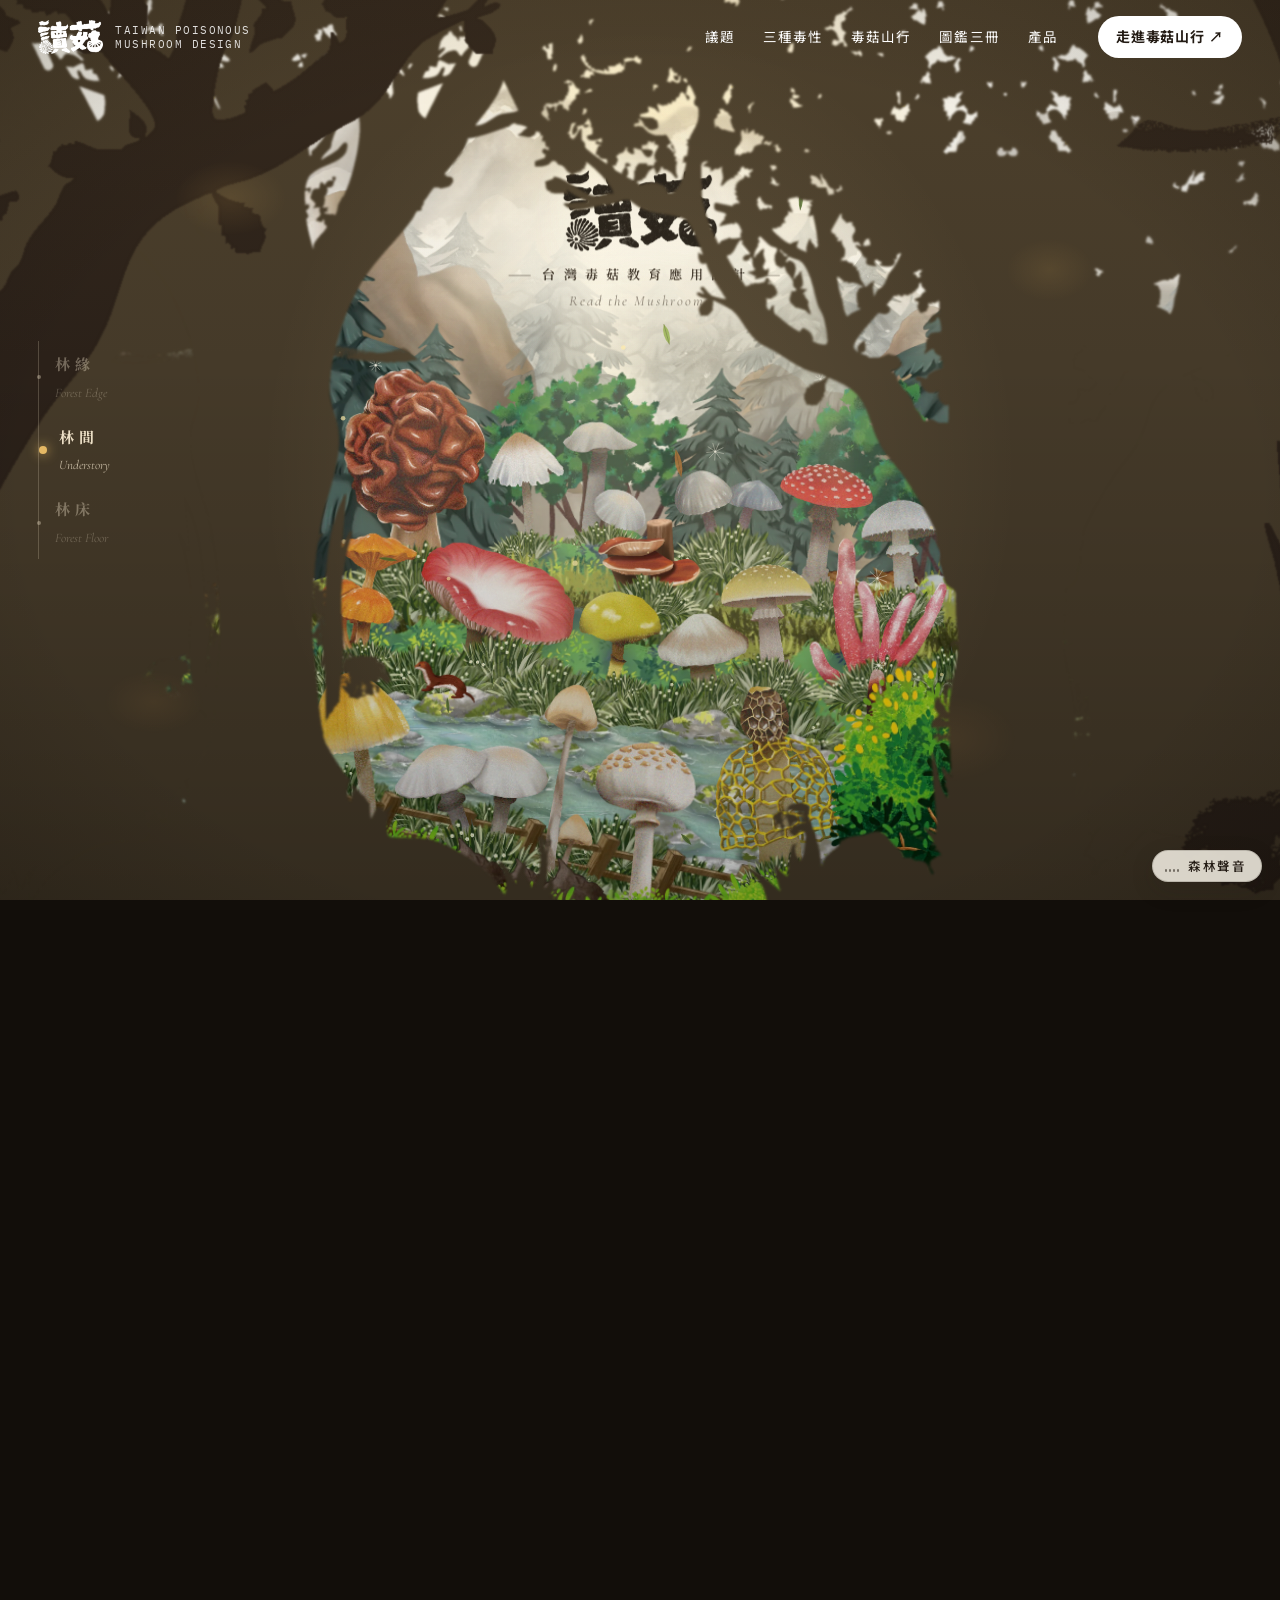
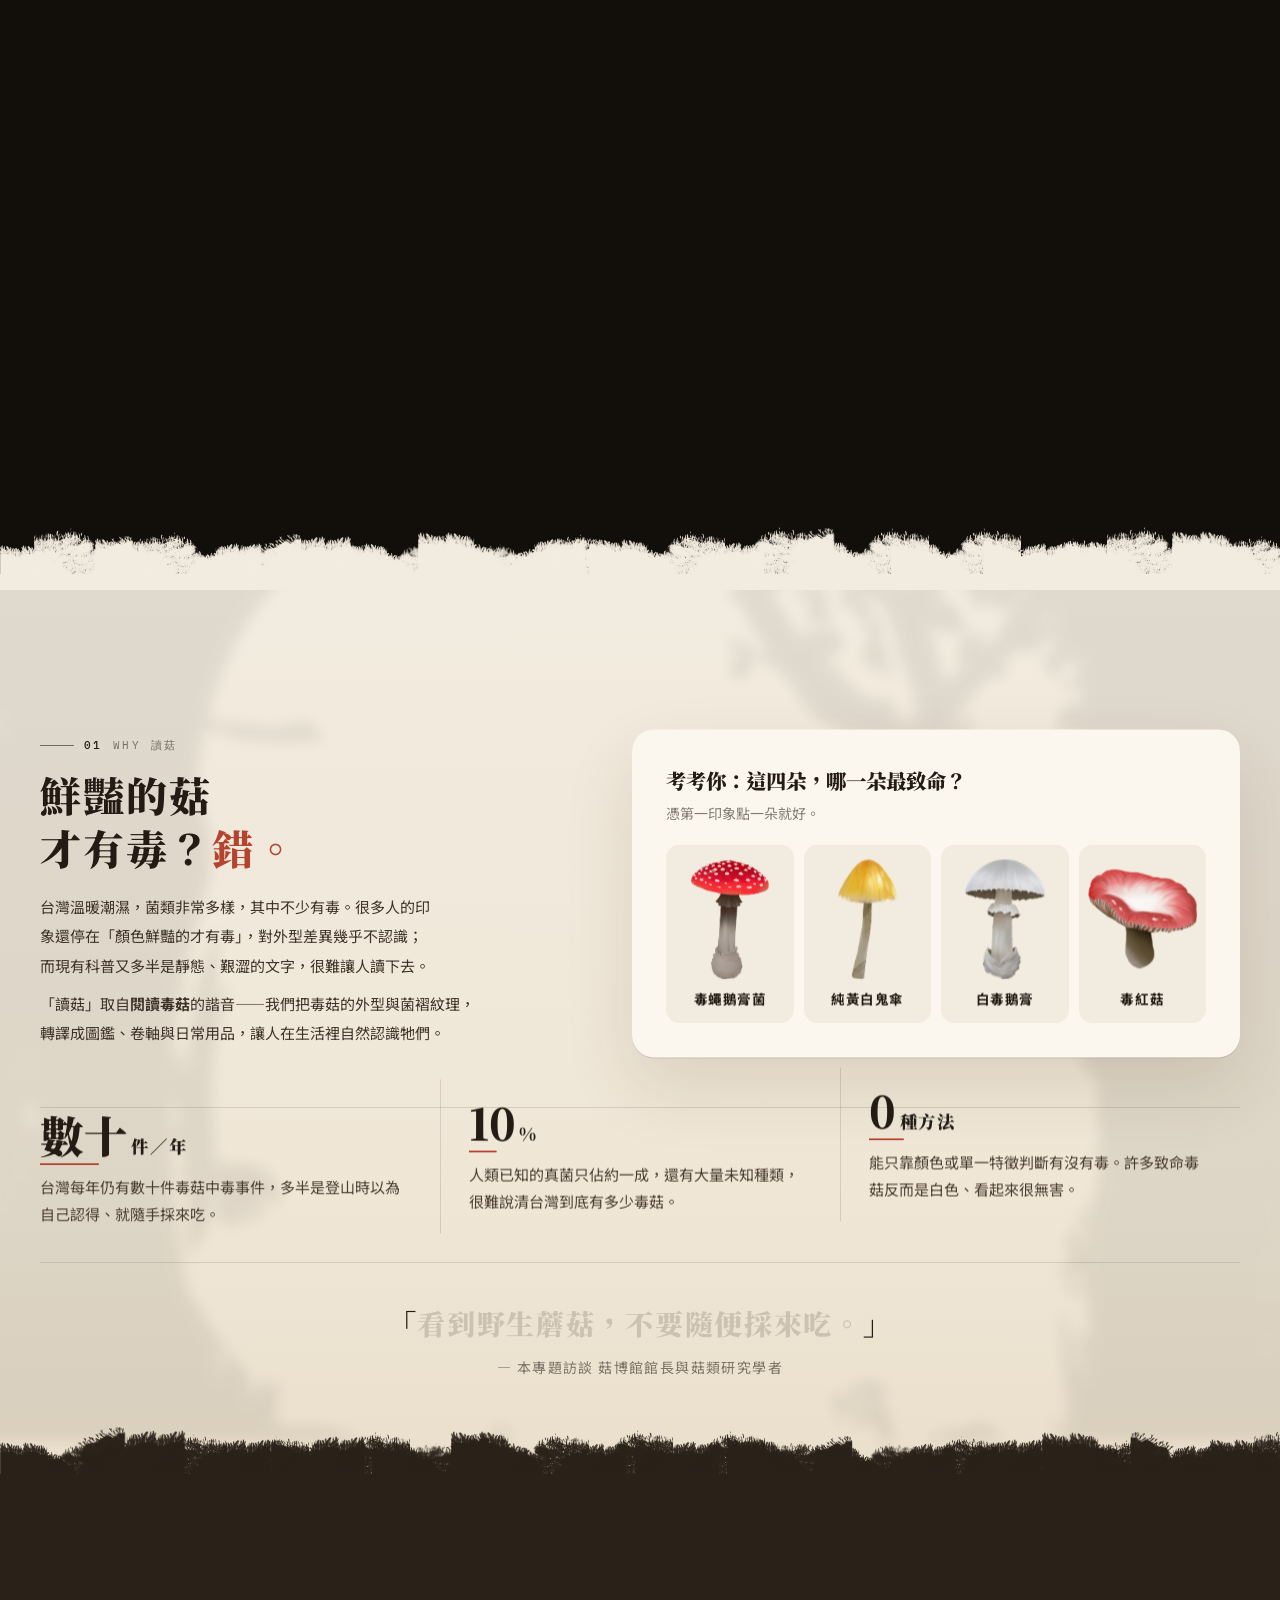
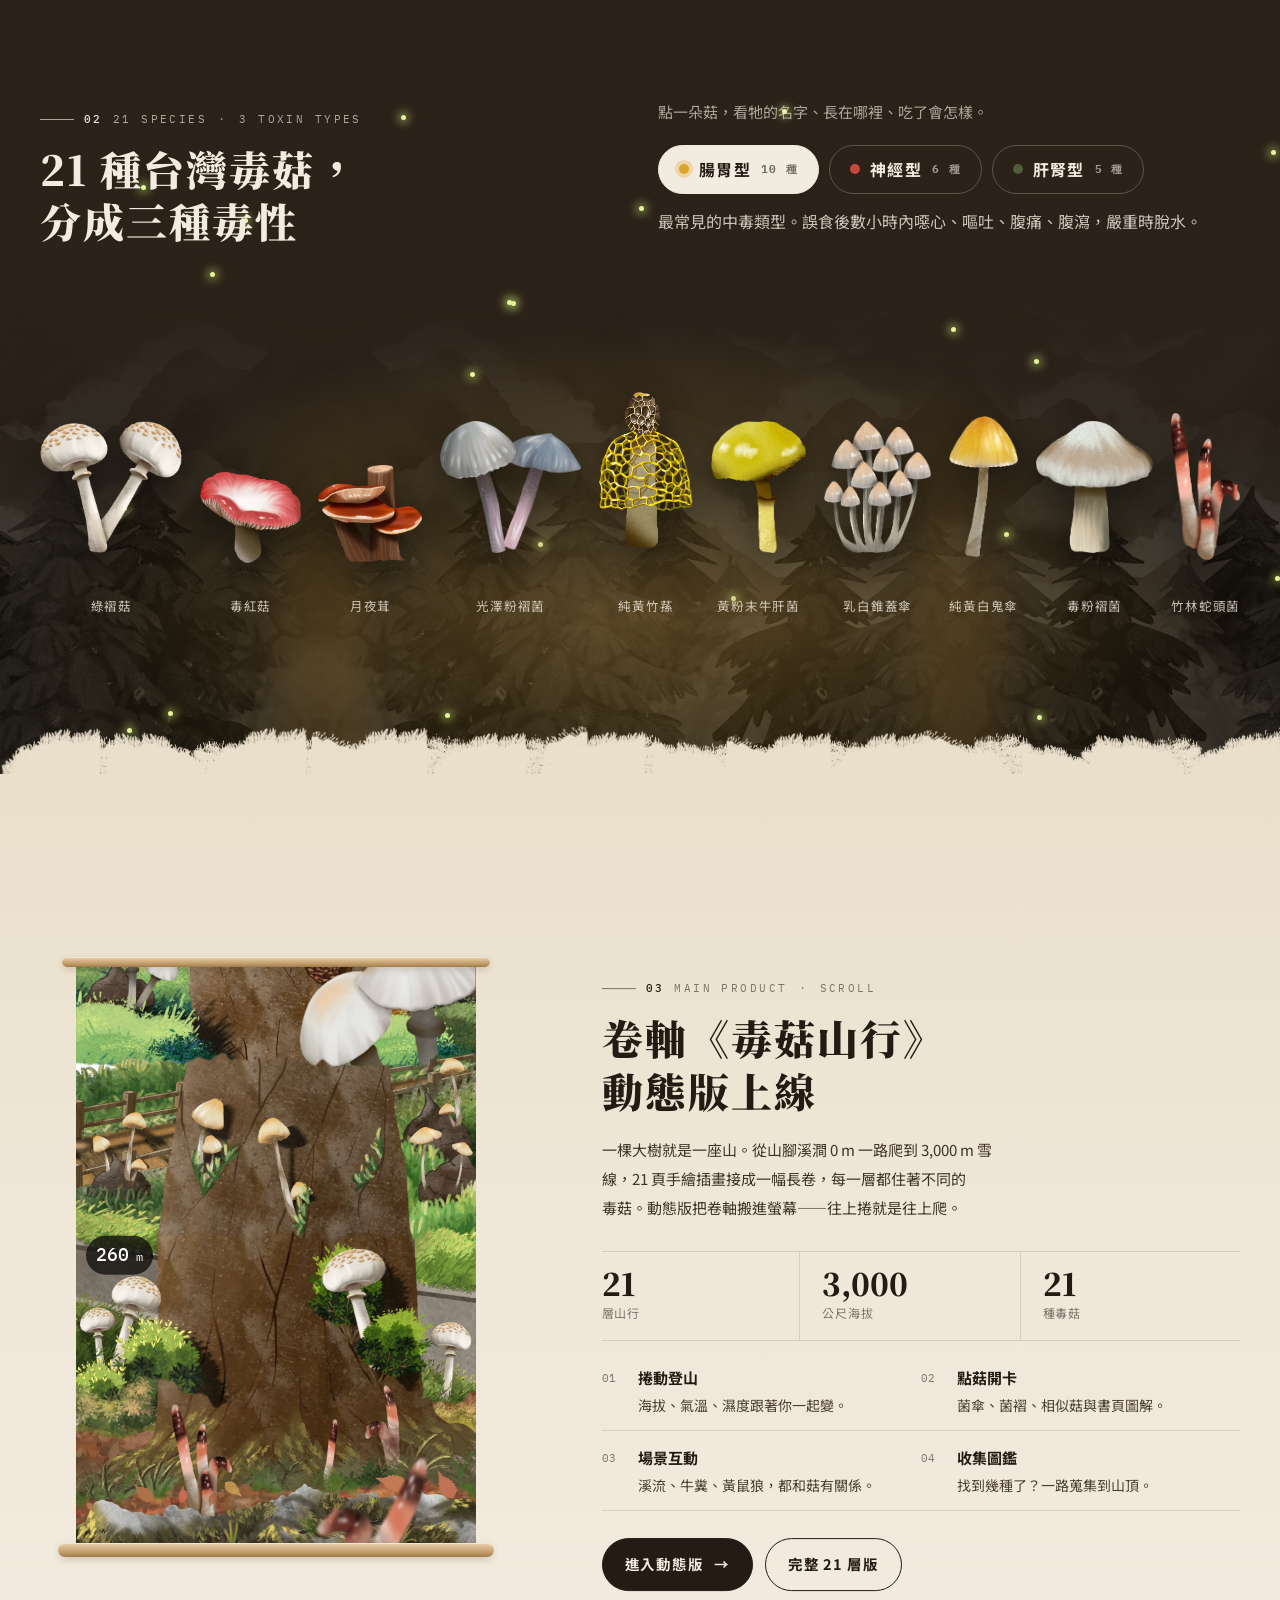
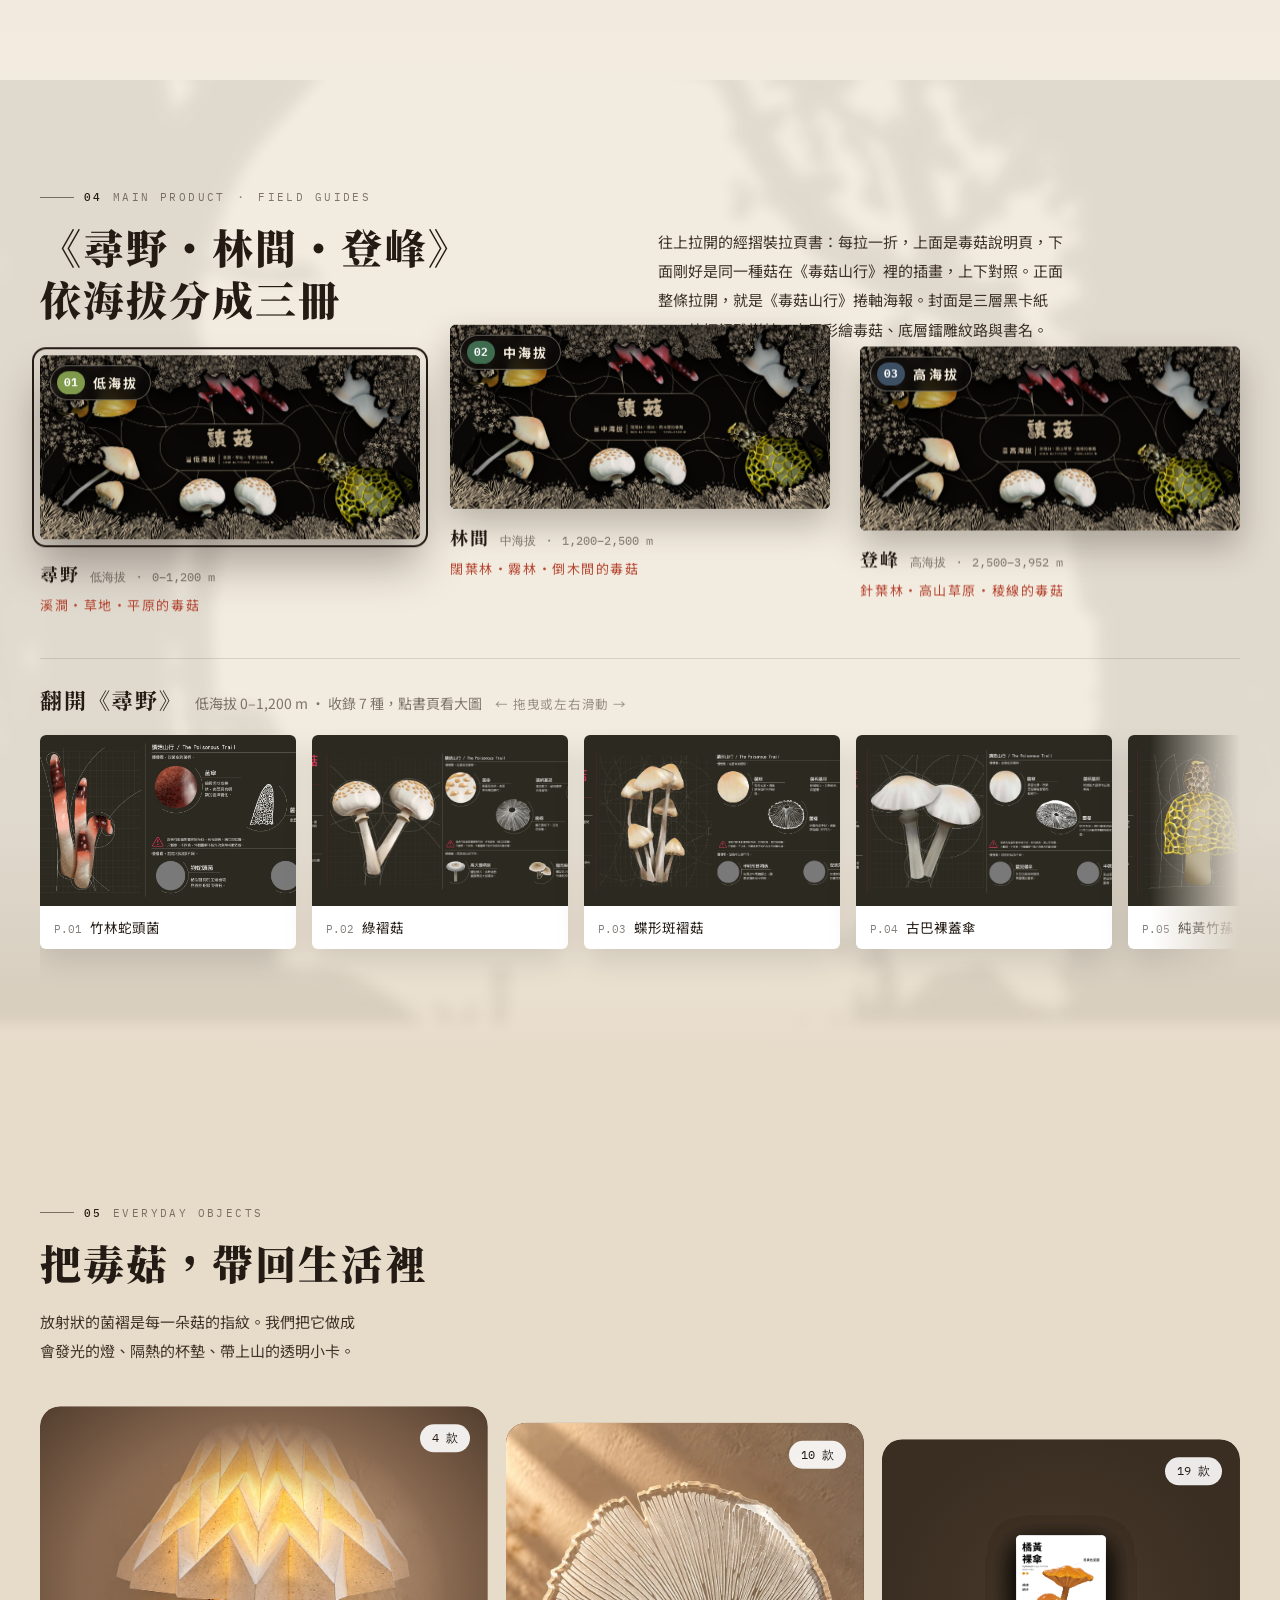
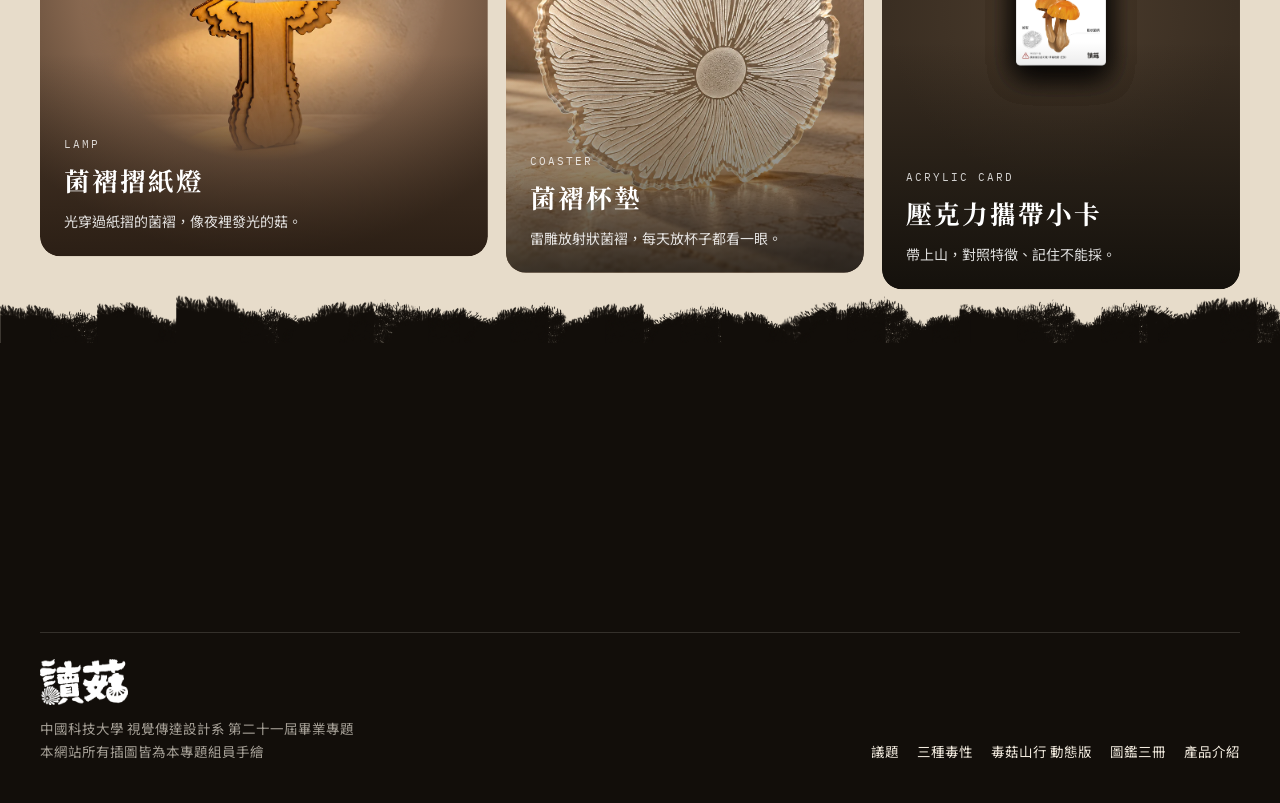
<file: index.html>
<!doctype html>
<html lang="zh-Hant">
<head>
<meta charset="utf-8">
<meta name="viewport" content="width=device-width, initial-scale=1, viewport-fit=cover">
<title>讀菇｜台灣毒蘑菇教育應用設計</title>
<meta name="description" content="讀菇——閱讀毒菇。把台灣毒蘑菇的外型與菌褶，轉譯成圖鑑、卷軸、燈具、杯墊與隨身小卡，讓大家在生活裡認識毒菇、不再誤食。">
<link rel="preconnect" href="https://fonts.googleapis.com">
<link rel="preconnect" href="https://fonts.gstatic.com" crossorigin>
<link href="https://fonts.googleapis.com/css2?family=Noto+Sans+TC:wght@400;500;700;900&family=Noto+Serif+TC:wght@600;900&family=IBM+Plex+Mono:wght@400;500&family=Cormorant+Garamond:ital,wght@1,500;1,600&display=swap" rel="stylesheet">
<link rel="stylesheet" href="css/home.css?v=29">
<link rel="stylesheet" href="css/motion.css?v=1">
<link rel="stylesheet" href="css/flipbook.css?v=10">
<link rel="stylesheet" href="css/water-mask.css?v=2">
<link rel="icon" href="dugu-trail/img/favicon.ico" sizes="any">
<link rel="icon" type="image/png" sizes="32x32" href="dugu-trail/img/favicon-32.png">
<link rel="icon" type="image/png" sizes="192x192" href="dugu-trail/img/favicon-192.png">
<link rel="apple-touch-icon" href="dugu-trail/img/apple-touch-icon.png">
</head>
<body data-page="home">

<header class="nav" id="nav">
  <a class="nav-logo" href="#top" aria-label="讀菇 首頁">
    <img class="white" src="dugu-trail/img/logo-white.png" alt="讀菇"><img class="ink" src="dugu-trail/img/logo-ink.png" alt="">
    <span>TAIWAN POISONOUS<br>MUSHROOM DESIGN</span>
  </a>
  <nav class="nav-links" aria-label="主選單">
    <a href="#issue">議題</a>
    <a href="#types">三種毒性</a>
    <a href="#scroll">毒菇山行</a>
    <a href="#books">圖鑑三冊</a>
    <a href="products.html">產品</a>
  </nav>
  <button class="nav-menu" id="navMenu" aria-expanded="false">選單</button>
  <a class="nav-cta" href="dugu-trail/index.html">走進毒菇山行 ↗</a>
</header>

<!-- 開場：三層樹冠環（林緣→林間→林床），往下滑一層層穿過，走進森林 -->
<section class="hero" id="top" aria-label="讀菇 開場">
  <div class="hero-stick" id="heroStick">
    <div class="scene" id="scene">
      <div class="sky"></div>
      <div class="sun"></div>
      <div class="rays" aria-hidden="true"><i></i><i></i><i></i><i></i><i></i></div>
      <div class="lyr lyr-alp" data-depth=".12"></div>
      <div class="haze h1"></div>
      <div class="lyr lyr-far" data-depth=".28"></div>
      <div class="lyr lyr-panel" data-depth=".5"></div>
      <div class="haze h2"></div>
      <div class="lyr lyr-mid" data-depth=".62"></div>
      <div class="lyr lyr-ground" data-depth=".8"></div>
      <div class="lyr lyr-mush" data-depth="1"></div>
      <div class="lyr lyr-front" data-depth="1.35"></div>
      <div class="hero-logo" id="heroLogo">
        <img src="dugu-trail/img/logo-ink.png" alt="讀菇">
        <p>台灣毒菇教育應用設計</p>
        <small>Read the Mushrooms</small>
      </div>
      <div class="torch" id="torch"></div>
    </div>
    <canvas id="spores" aria-hidden="true"></canvas>
    <div class="rings" aria-hidden="true">
      <div class="ring r-back"><img src="img/scene/canopy-back.webp" alt=""></div>
      <div class="ring r-mid"><img src="img/scene/canopy-mid.webp" alt=""></div>
      <div class="ring r-front"><img src="img/scene/canopy-front.webp" alt=""></div>
    </div>
    <div class="dapple" aria-hidden="true"></div>
    <div class="hero-fade" id="heroFade"></div>
    <ol class="depth" id="depth" aria-hidden="true">
      <li class="on"><b>林緣</b><span>Forest Edge</span></li>
      <li><b>林間</b><span>Understory</span></li>
      <li><b>林床</b><span>Forest Floor</span></li>
    </ol>
    <div class="hero-hint" id="hint">往下滑，走進森林<i></i></div>
    <div class="hero-say" id="say"><b><i>每一朵都很美，</i><i>也每一朵都有毒。</i></b><span>點點看地上的菇——牠們都畫自本專題的手繪圖鑑。點空地會揚起孢子。</span></div>
  </div>
  <div class="grass-row" data-grass style="--sil: var(--paper); top: auto; bottom: -10px" aria-hidden="true"></div>
</section>

<!-- 議題 -->
<section class="sec issue" id="issue">
  <div class="leafshade" aria-hidden="true"></div>
  <div class="side-art sa-l" aria-hidden="true"><img src="img/scene/p-white.webp" alt=""></div>
  <div class="wrap">
    <div class="issue-grid">
      <div class="rv">
        <p class="kicker"><b>01</b> Why 讀菇</p>
        <h2 class="h2">鮮豔的菇<br>才有毒？<em>錯。</em></h2>
        <p class="lead">台灣溫暖潮濕，菌類非常多樣，其中不少有毒。很多人的印象還停在「顏色鮮豔的才有毒」，對外型差異幾乎不認識；而現有科普又多半是靜態、艱澀的文字，很難讓人讀下去。</p>
        <p class="lead">「讀菇」取自<b>閱讀毒菇</b>的諧音——我們把毒菇的外型與菌褶紋理，轉譯成圖鑑、卷軸與日常用品，讓人在生活裡自然認識牠們。</p>
      </div>
      <div class="quiz rv" id="quiz" style="--rd:.15s">
        <p class="quiz-q">考考你：這四朵，哪一朵最致命？</p>
        <p class="quiz-sub">憑第一印象點一朵就好。</p>
        <div class="quiz-row" id="quizRow"></div>
        <div class="quiz-ans" id="quizAns"></div>
      </div>
    </div>
    <div class="facts">
      <div class="fact rv"><div class="fact-n">數十<small>件／年</small></div><p>台灣每年仍有數十件毒菇中毒事件，多半是登山時以為自己認得、就隨手採來吃。</p></div>
      <div class="fact rv" style="--rd:.1s"><div class="fact-n">10<small>%</small></div><p>人類已知的真菌只佔約一成，還有大量未知種類，很難說清台灣到底有多少毒菇。</p></div>
      <div class="fact rv" style="--rd:.2s"><div class="fact-n">0<small>種方法</small></div><p>能只靠顏色或單一特徵判斷有沒有毒。許多致命毒菇反而是白色、看起來很無害。</p></div>
    </div>
    <blockquote class="quote rv">
      <q>看到野生蘑菇，不要隨便採來吃。</q>
      <cite>— 本專題訪談 菇博館館長與菇類研究學者</cite>
    </blockquote>
  </div>
</section>

<!-- 三種毒性 -->
<section class="sec types" id="types">
  <div class="grass-row" data-grass style="--sil: var(--bark)" aria-hidden="true"></div>
  <div class="types-bg" aria-hidden="true"><img src="img/scene/p-alpine.webp" alt=""><img src="img/scene/p-alpine.webp" alt=""><img src="img/scene/p-alpine.webp" alt=""></div>
  <div class="fireflies" id="flies" aria-hidden="true"></div>
  <div class="wrap">
    <div class="sec-head">
      <div>
        <p class="kicker rv"><b>02</b> 21 Species ・ 3 Toxin Types</p>
        <h2 class="h2 rv">21 種台灣毒菇，<br>分成三種毒性</h2>
      </div>
      <div class="rv" style="--rd:.15s">
        <p class="lead">點一朵菇，看牠的名字、長在哪裡、吃了會怎樣。</p>
        <div class="tabs" id="tabs" role="tablist"></div>
        <p class="type-desc" id="typeDesc" aria-live="polite"></p>
      </div>
    </div>
    <div class="floor" id="floor"><div class="floor-ground" id="floorGround" aria-hidden="true"></div><div class="floor-row" id="floorRow"></div></div>
  </div>
</section>

<!-- 卷軸：毒菇山行（動態版入口） -->
<section class="sec scroll-sec" id="scroll">
  <div class="grass-row" data-grass style="--sil: #eadfcb" aria-hidden="true"></div>
  <div class="wrap scroll-grid">
    <div class="scroll rv" aria-label="卷軸預覽：拖曳或滾動上下看">
      <div class="rod"></div>
      <div class="scroll-win" id="scrollWin">
        <div class="scroll-strip" id="strip"></div>
        <div class="alt"><b id="altNum">0</b> m</div>
      </div>
      <div class="rod"></div>
    </div>
    <div>
      <p class="kicker rv"><b>03</b> Main Product ・ Scroll</p>
      <h2 class="h2 rv">卷軸《毒菇山行》<br>動態版上線</h2>
      <p class="lead rv">一棵大樹就是一座山。從山腳溪澗 0 m 一路爬到 3,000 m 雪線，21 頁手繪插畫接成一幅長卷，每一層都住著不同的毒菇。動態版把卷軸搬進螢幕——往上捲就是往上爬。</p>
      <div class="stat-row rv">
        <div class="stat"><b>21</b><span>層山行</span></div>
        <div class="stat"><b>3,000</b><span>公尺海拔</span></div>
        <div class="stat"><b>21</b><span>種毒菇</span></div>
      </div>
      <ul class="feat rv">
        <li><b>捲動登山</b>海拔、氣溫、濕度跟著你一起變。</li>
        <li><b>點菇開卡</b>菌傘、菌褶、相似菇與書頁圖解。</li>
        <li><b>場景互動</b>溪流、牛糞、黃鼠狼，都和菇有關係。</li>
        <li><b>收集圖鑑</b>找到幾種了？一路蒐集到山頂。</li>
      </ul>
      <div class="cta-row rv">
        <a class="btn btn-ink" href="dugu-trail/index.html">進入動態版 <span class="arr">→</span></a>
        <a class="btn btn-line" href="dugu-trail/full.html">完整 21 層版</a>
      </div>
    </div>
  </div>
</section>

<!-- 三冊圖鑑 -->
<section class="sec books" id="books">
  <div class="leafshade" aria-hidden="true"></div>
  <div class="wrap">
    <div class="sec-head">
      <div>
        <p class="kicker rv"><b>04</b> Main Product ・ Field Guides</p>
        <h2 class="h2 rv">《尋野・林間・登峰》<br>依海拔分成三冊</h2>
      </div>
      <p class="lead rv" style="--rd:.15s">往上拉開的經摺裝拉頁書：每拉一折，上面是毒菇說明頁，下面剛好是同一種菇在《毒菇山行》裡的插畫，上下對照。正面整條拉開，就是《毒菇山行》捲軸海報。封面是三層黑卡紙——外框鐳雕樹林、中層彩繪毒菇、底層鐳雕紋路與書名。</p>
    </div>
    <div class="shelf" id="shelf"></div>
    <div class="pages" id="pages"></div>
  </div>
</section>

<!-- 產品預告 -->
<section class="sec prod-teaser" id="products">
  <div class="wrap">
    <p class="kicker rv"><b>05</b> Everyday Objects</p>
    <h2 class="h2 rv">把毒菇，帶回生活裡</h2>
    <p class="lead rv">放射狀的菌褶是每一朵菇的指紋。我們把它做成會發光的燈、隔熱的杯墊、帶上山的透明小卡。</p>
    <div class="tiles">
      <a class="tile lamp rv" href="products.html#lamp"><img class="bg" src="img/prod/lamp-inocybe.webp" alt="汙白絲蓋傘摺紙燈"><span class="tile-count">4 款</span><span class="tile-txt"><small>LAMP</small><b>菌褶摺紙燈</b><span>光穿過紙摺的菌褶，像夜裡發光的菇。</span></span></a>
      <a class="tile rv" href="products.html#coaster" style="--rd:.1s"><img class="bg" src="img/prod/coaster-chloro.webp" alt="綠褶菇壓克力杯墊"><span class="tile-count">10 款</span><span class="tile-txt"><small>COASTER</small><b>菌褶杯墊</b><span>雷雕放射狀菌褶，每天放杯子都看一眼。</span></span></a>
      <a class="tile cards rv" href="products.html#cards" style="--rd:.2s"><span class="fan" id="fan"></span><span class="tile-count">19 款</span><span class="tile-txt"><small>ACRYLIC CARD</small><b>壓克力攜帶小卡</b><span>帶上山，對照特徵、記住不能採。</span></span></a>
    </div>
  </div>
</section>

<footer class="foot">
  <div class="grass-row" data-grass style="--sil: var(--forest)" aria-hidden="true"></div>
  <div class="wrap">
    <p class="foot-say">再漂亮的菇，<br><em>也只用眼睛讀。</em></p>
    <div class="foot-row">
      <div><img src="dugu-trail/img/logo-white.png" alt="讀菇"><p style="margin:12px 0 0">中國科技大學 視覺傳達設計系 第二十一屆畢業專題<br>本網站所有插圖皆為本專題組員手繪</p></div>
      <nav class="foot-links"><a href="#issue">議題</a><a href="#types">三種毒性</a><a href="dugu-trail/index.html">毒菇山行 動態版</a><a href="#books">圖鑑三冊</a><a href="products.html">產品介紹</a></nav>
    </div>
  </div>
</footer>

<div class="modal" id="modal" hidden><div class="md-box" role="dialog" aria-modal="true" aria-labelledby="mdName"><button class="md-x" data-close aria-label="關閉">×</button><div class="md-art" id="mdArt"></div><div class="md-txt" id="mdTxt"></div></div></div>
<div class="lb" id="lb" hidden><figure style="margin:0"><img alt=""><p></p></figure></div>

<script src="dugu-trail/js/data.js?v=14"></script>
<script src="js/home-data.js?v=7"></script>
<script src="js/common.js?v=2"></script>
<script src="js/home.js?v=28"></script>
<script src="js/motion.js?v=1"></script>
<script src="js/flipbook.js?v=7"></script>
<script src="js/ambient.js?v=1"></script>
</body>
</html>
</file>
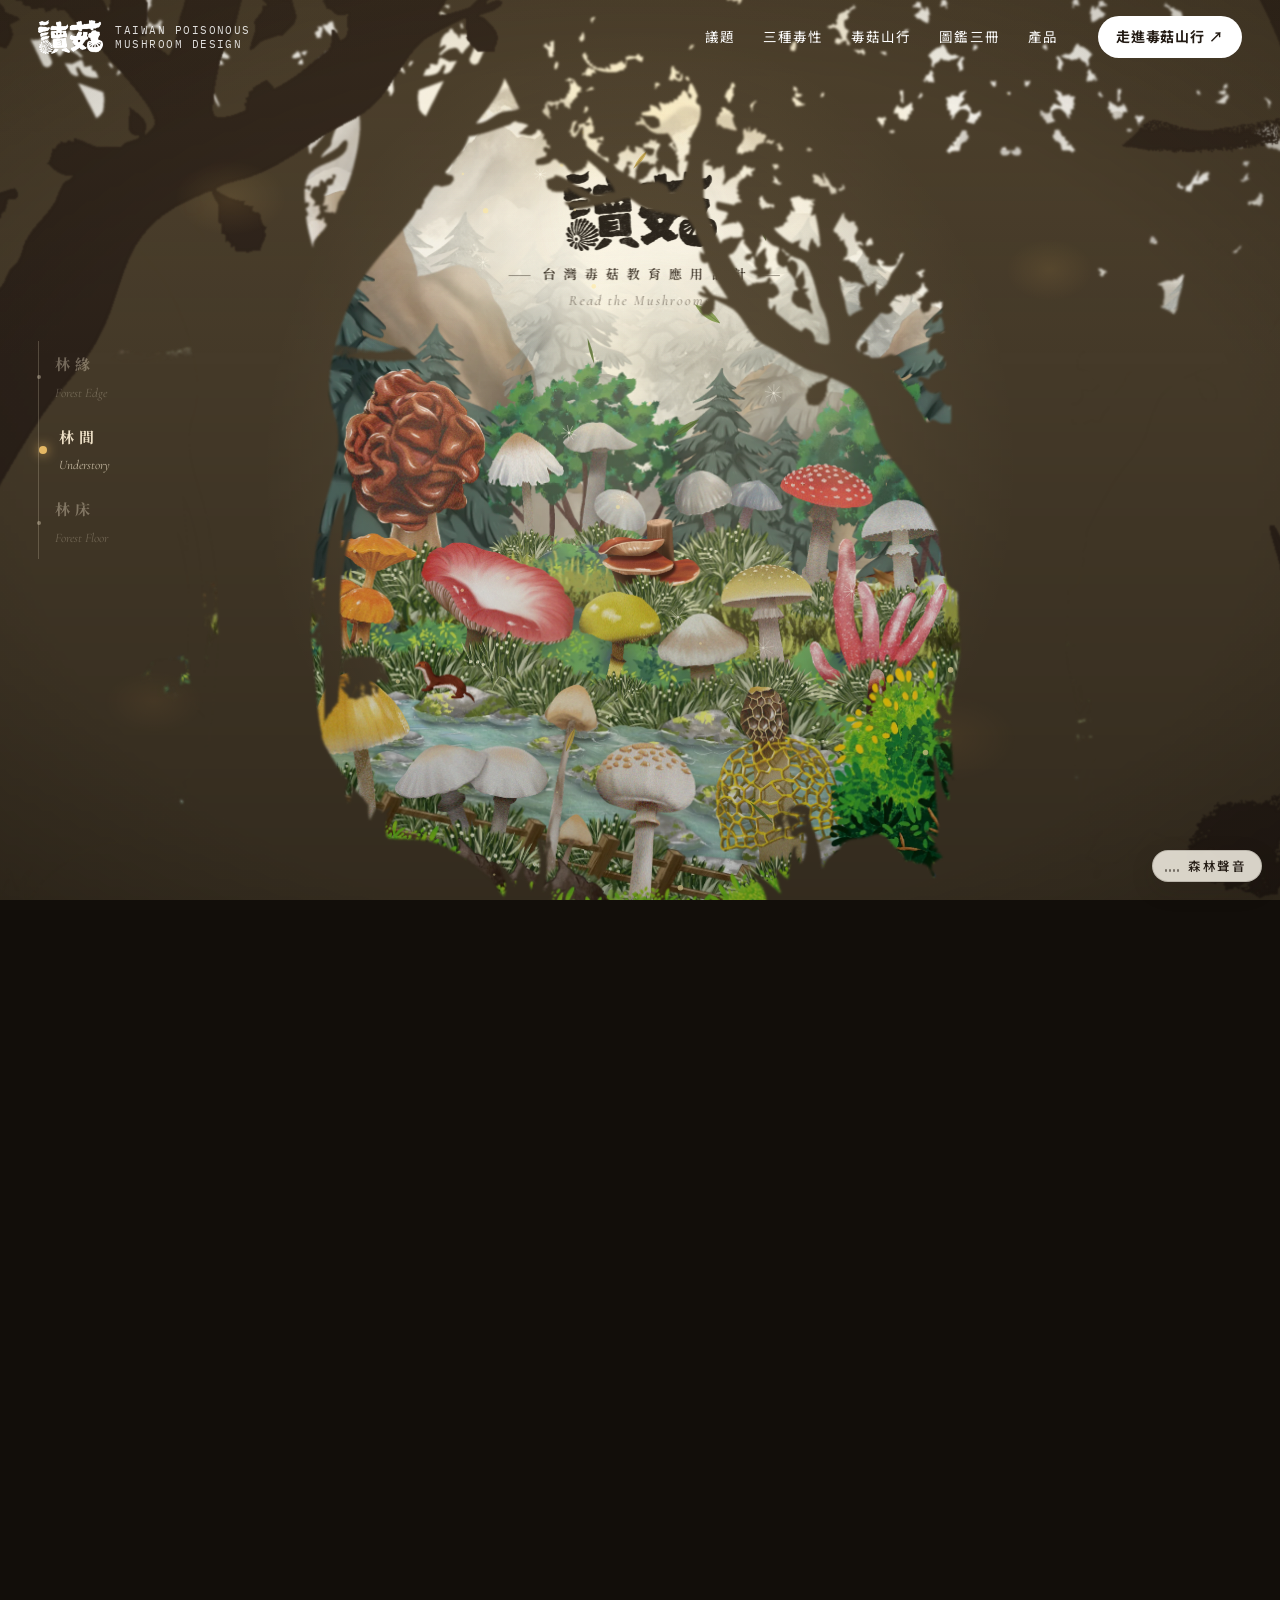
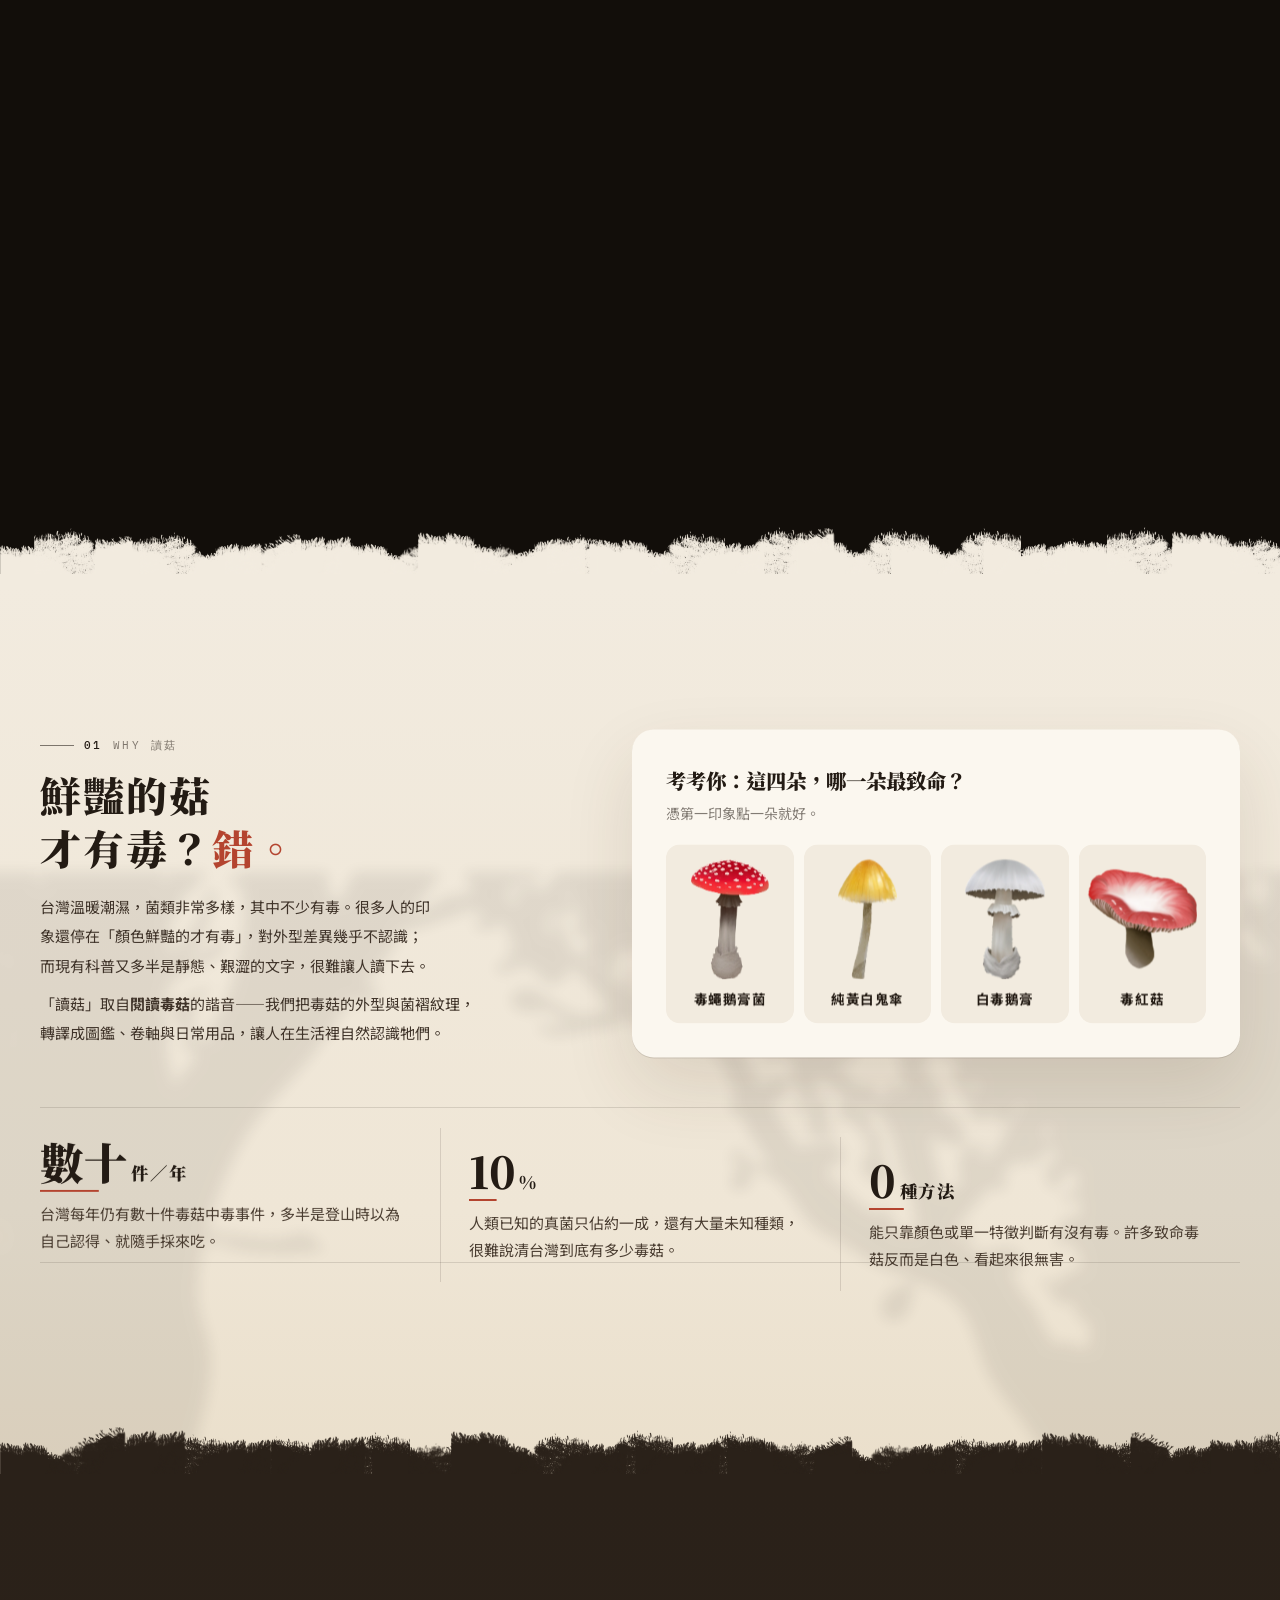
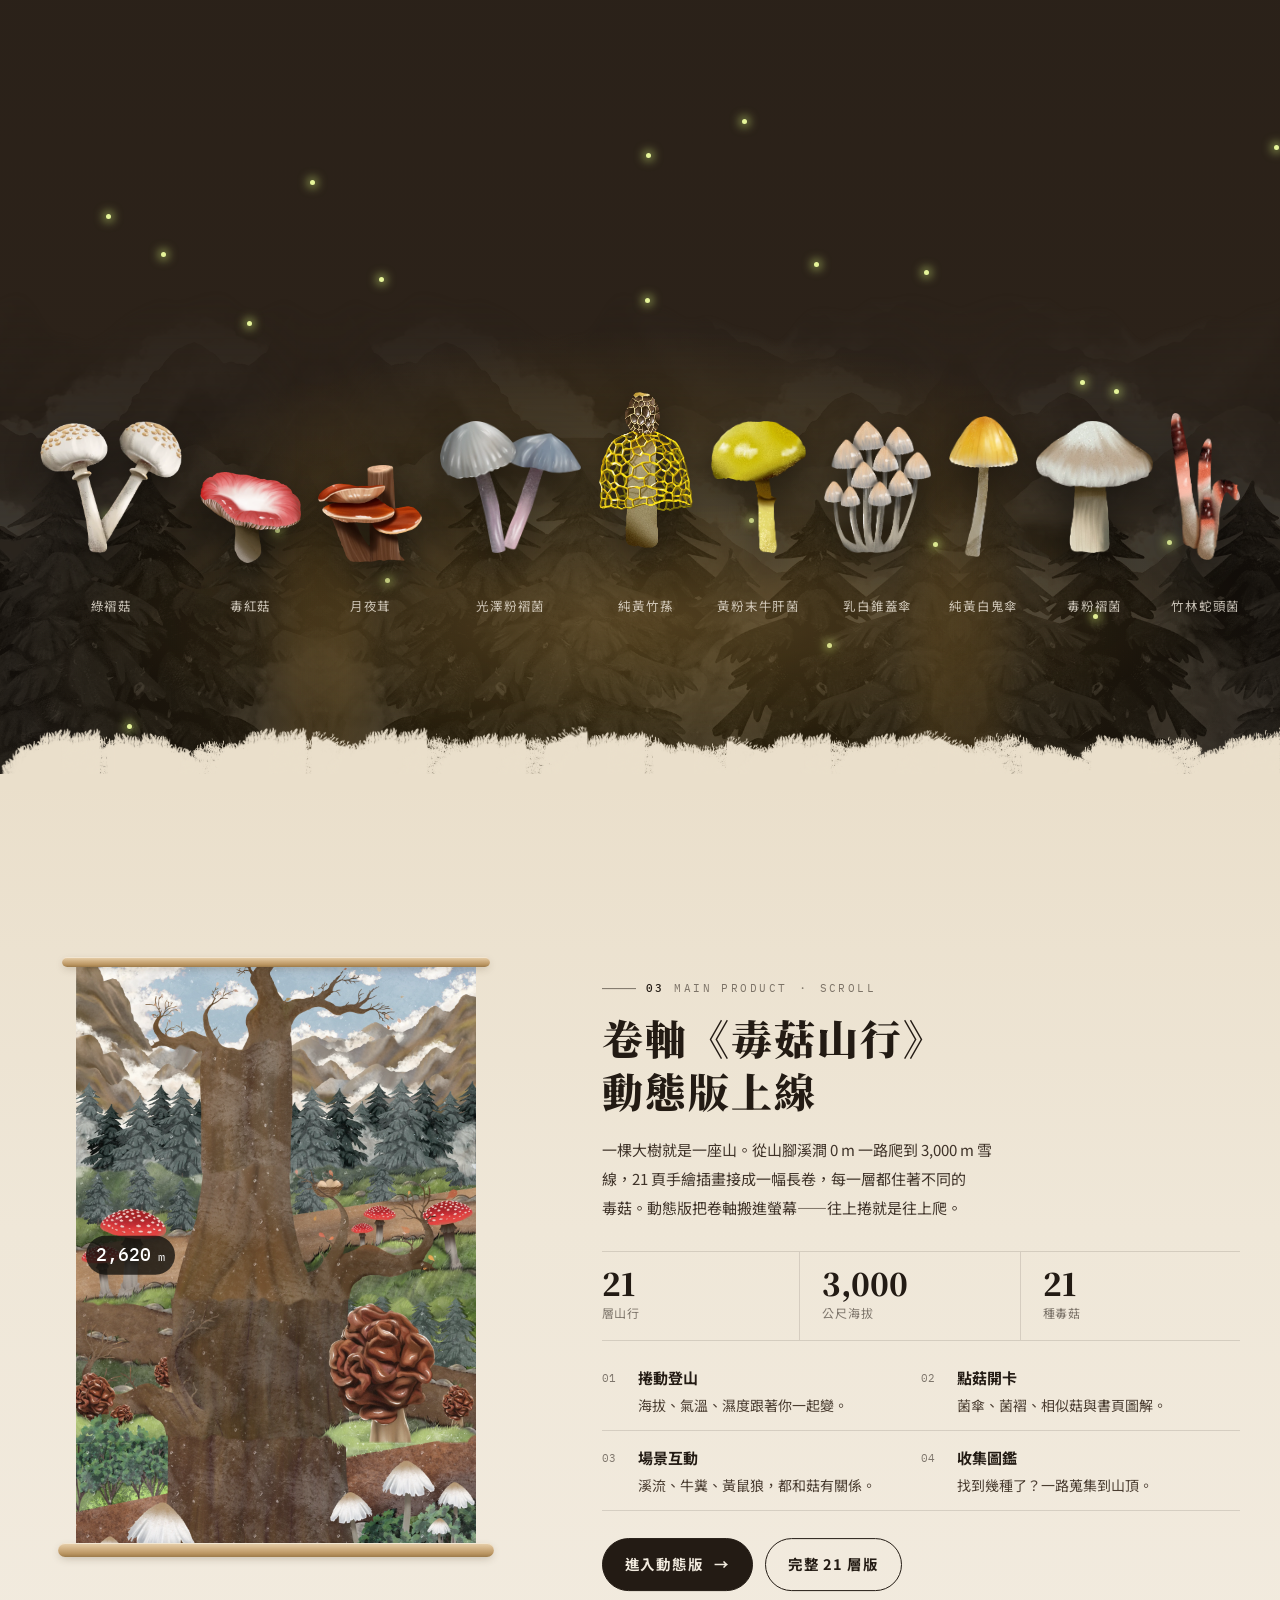
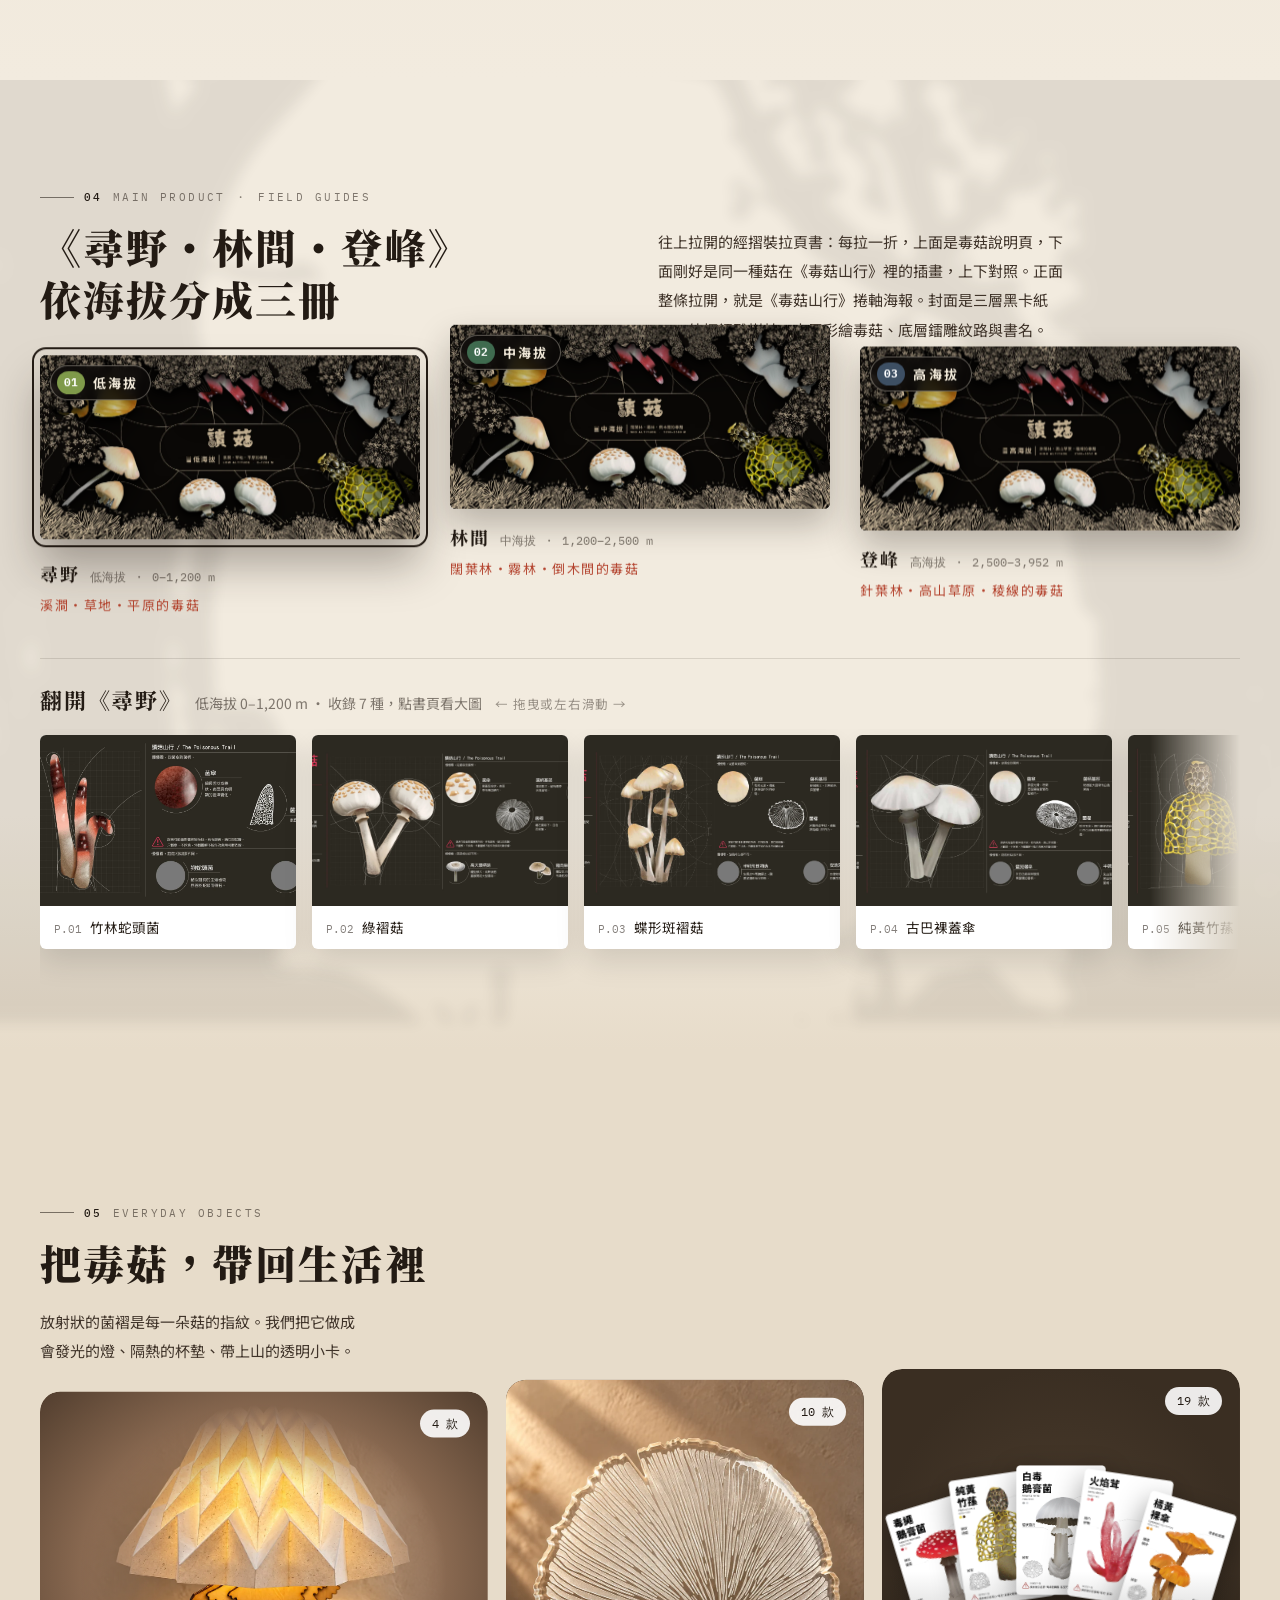
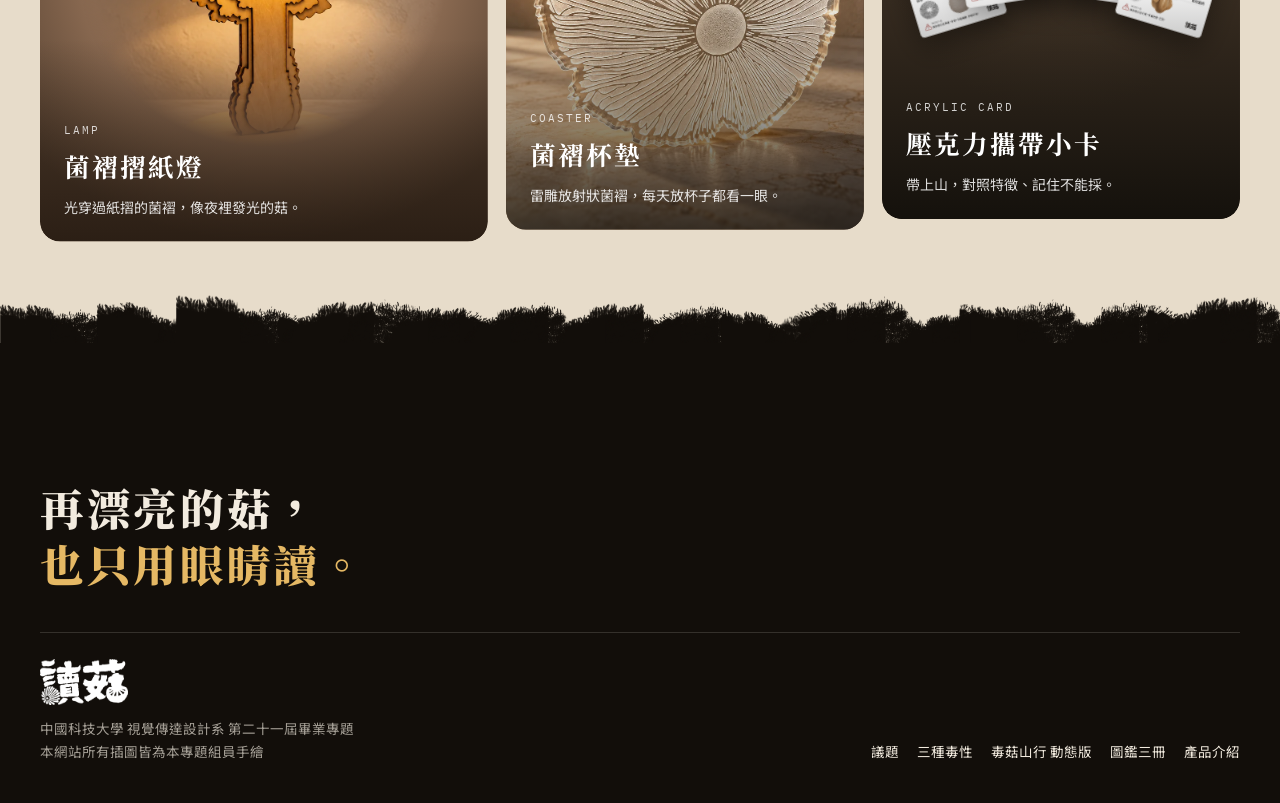
<file: dugu-home/index.html>
<!doctype html><meta charset="utf-8"><title>讀菇</title>
<meta http-equiv="refresh" content="0; url=../index.html">
<script>location.replace('../index.html' + location.search + location.hash);</script>
<a href="../index.html">讀菇</a>
</file>
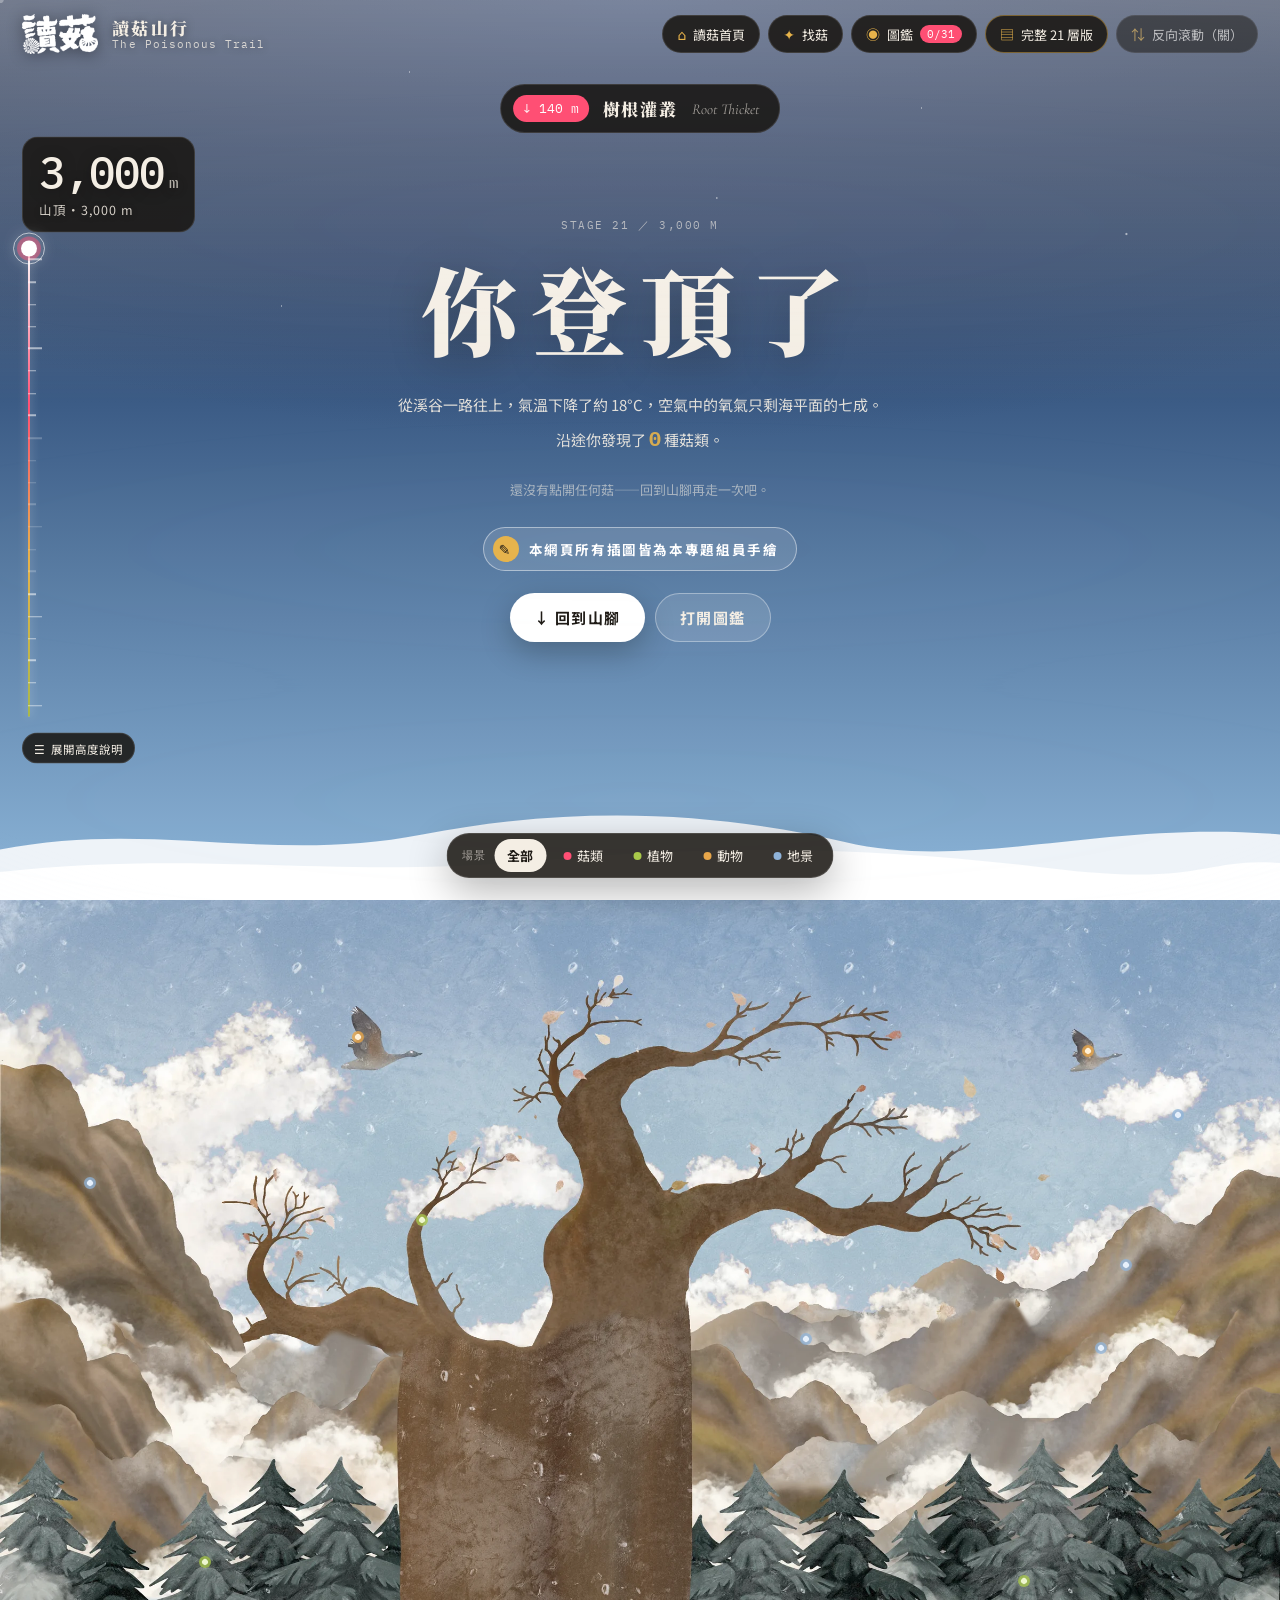
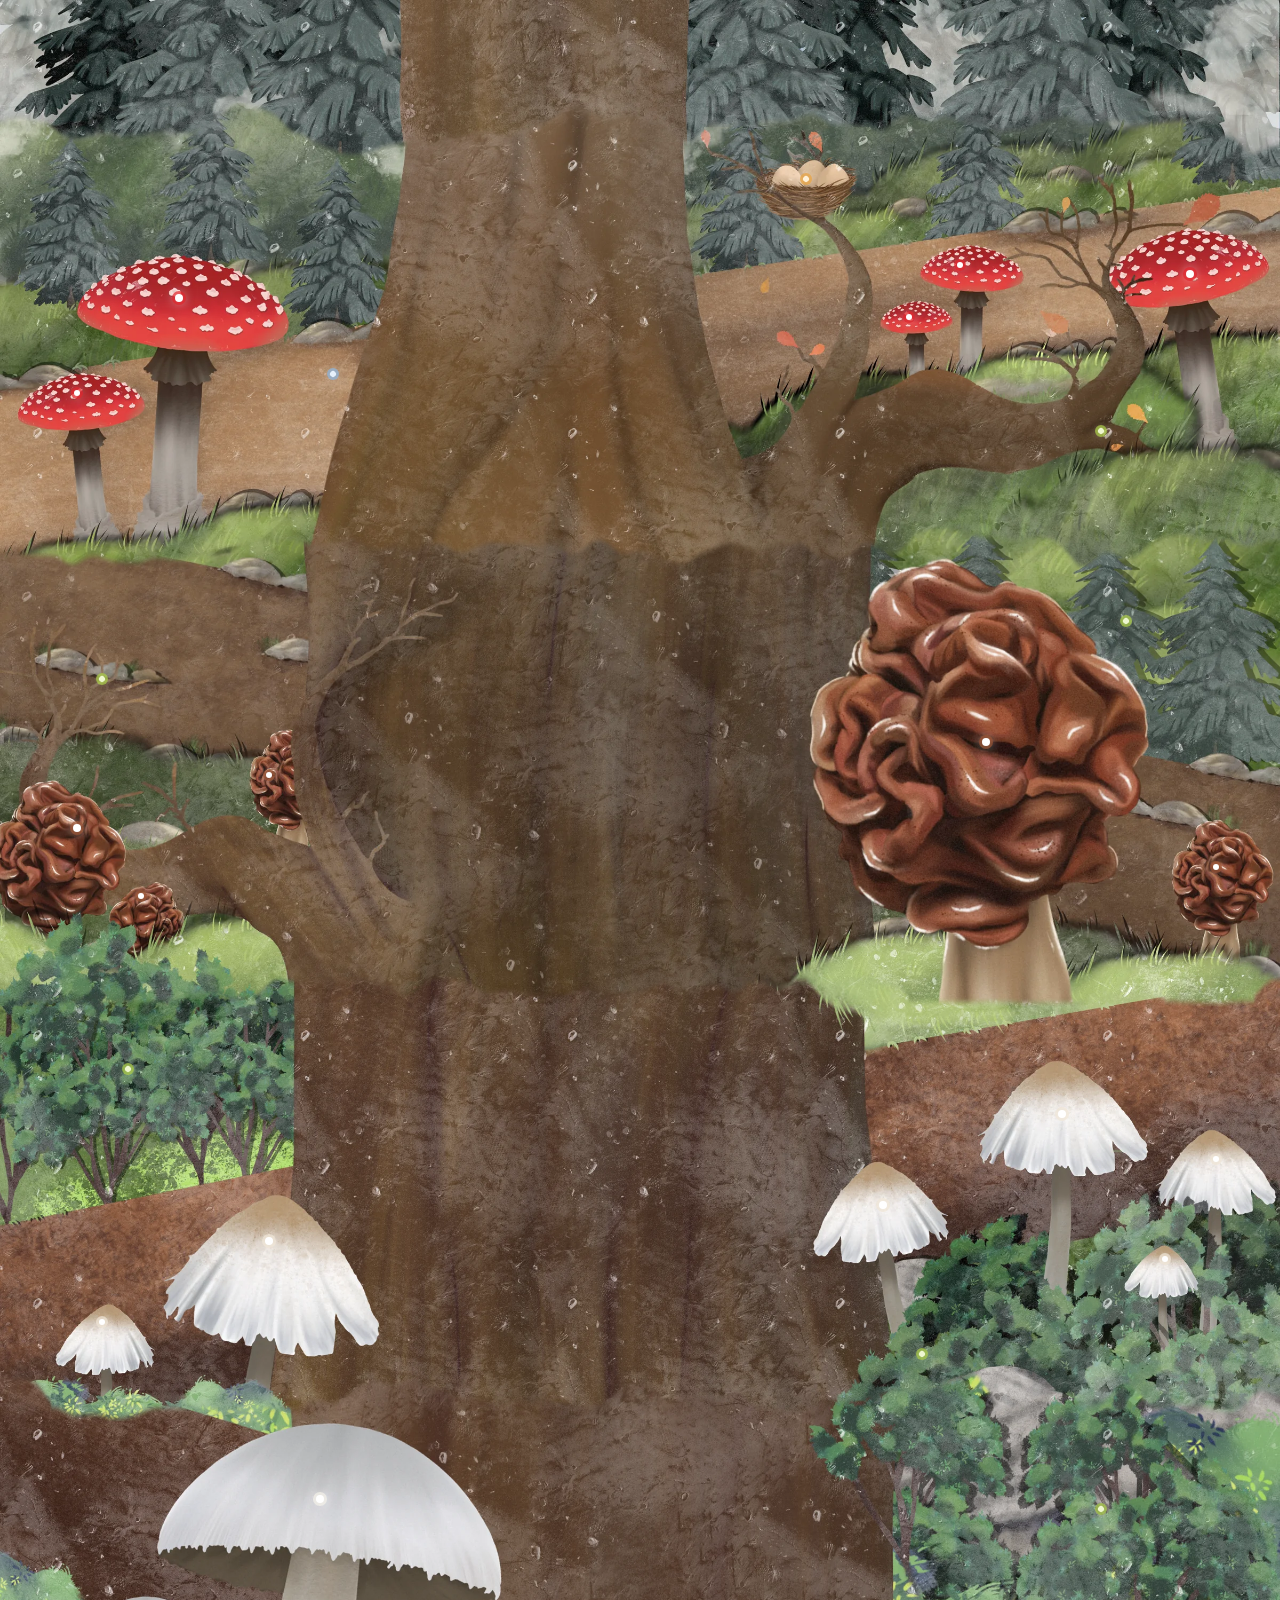
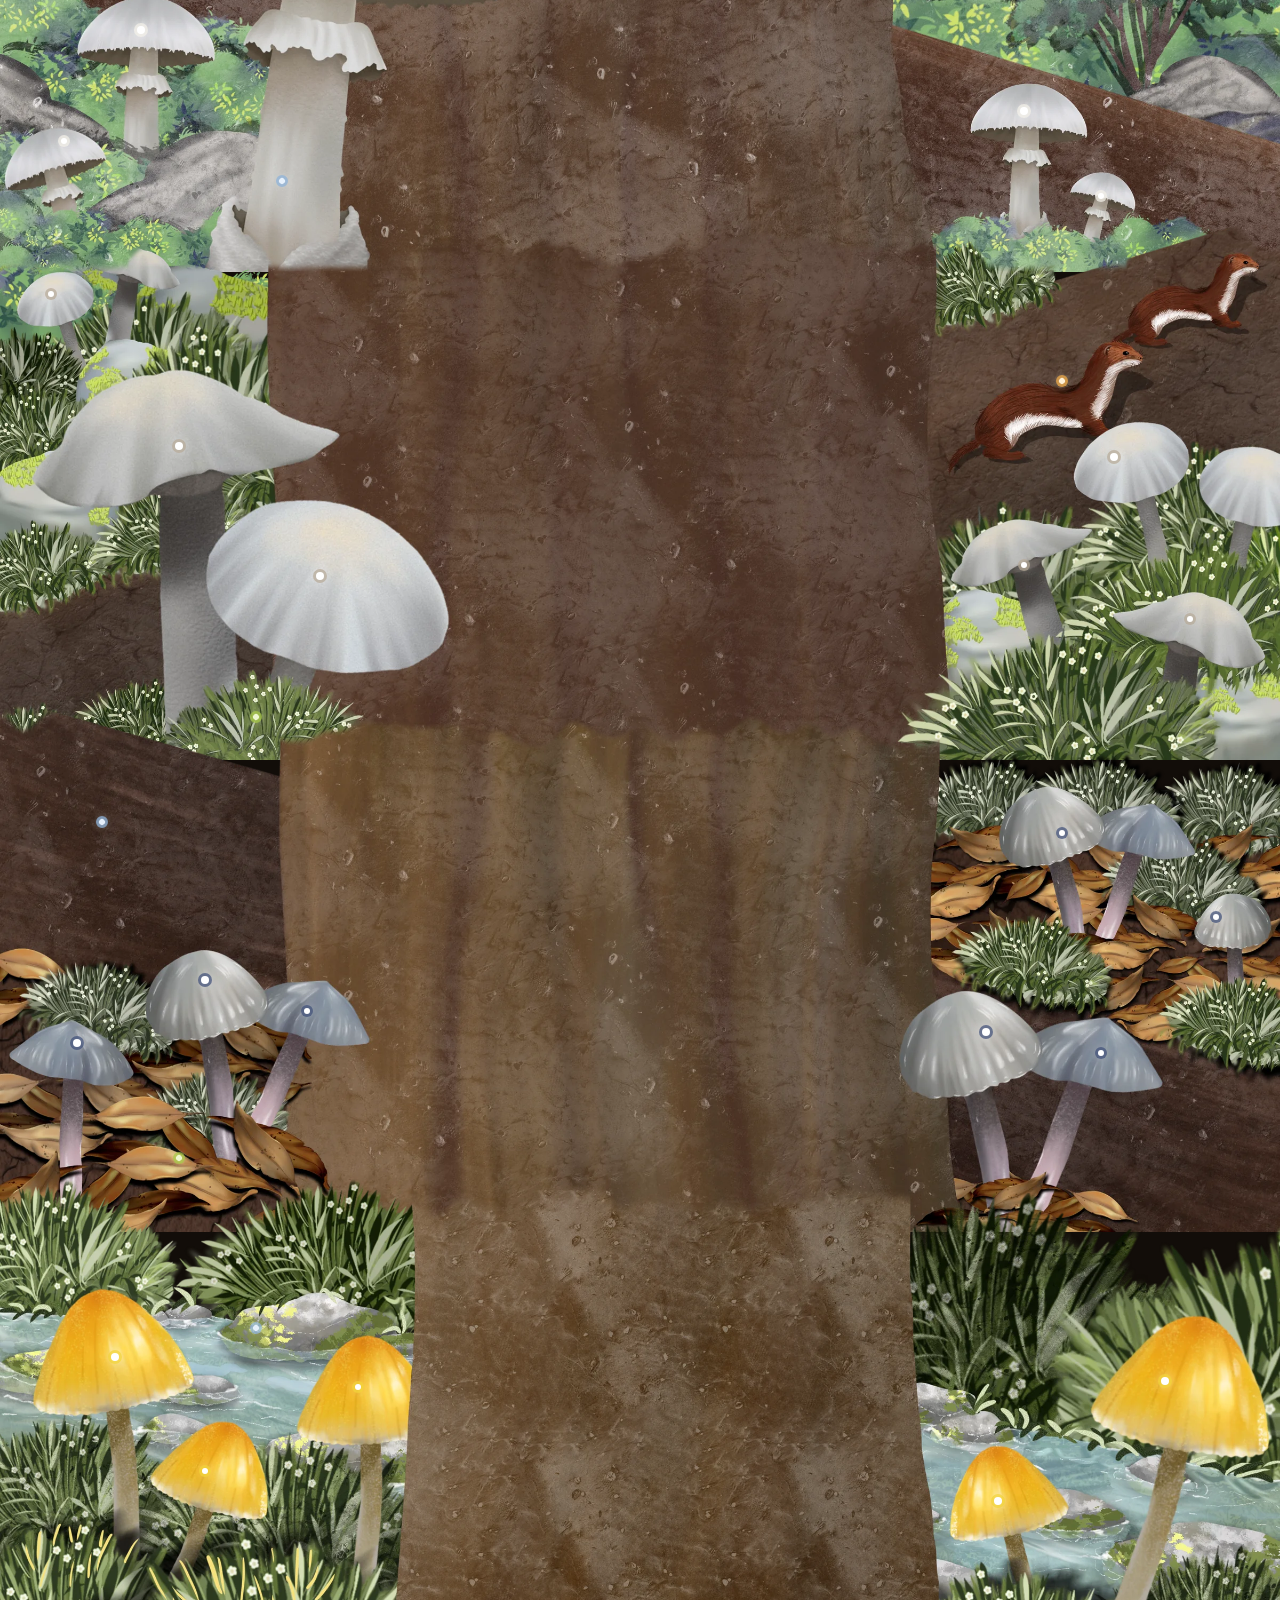
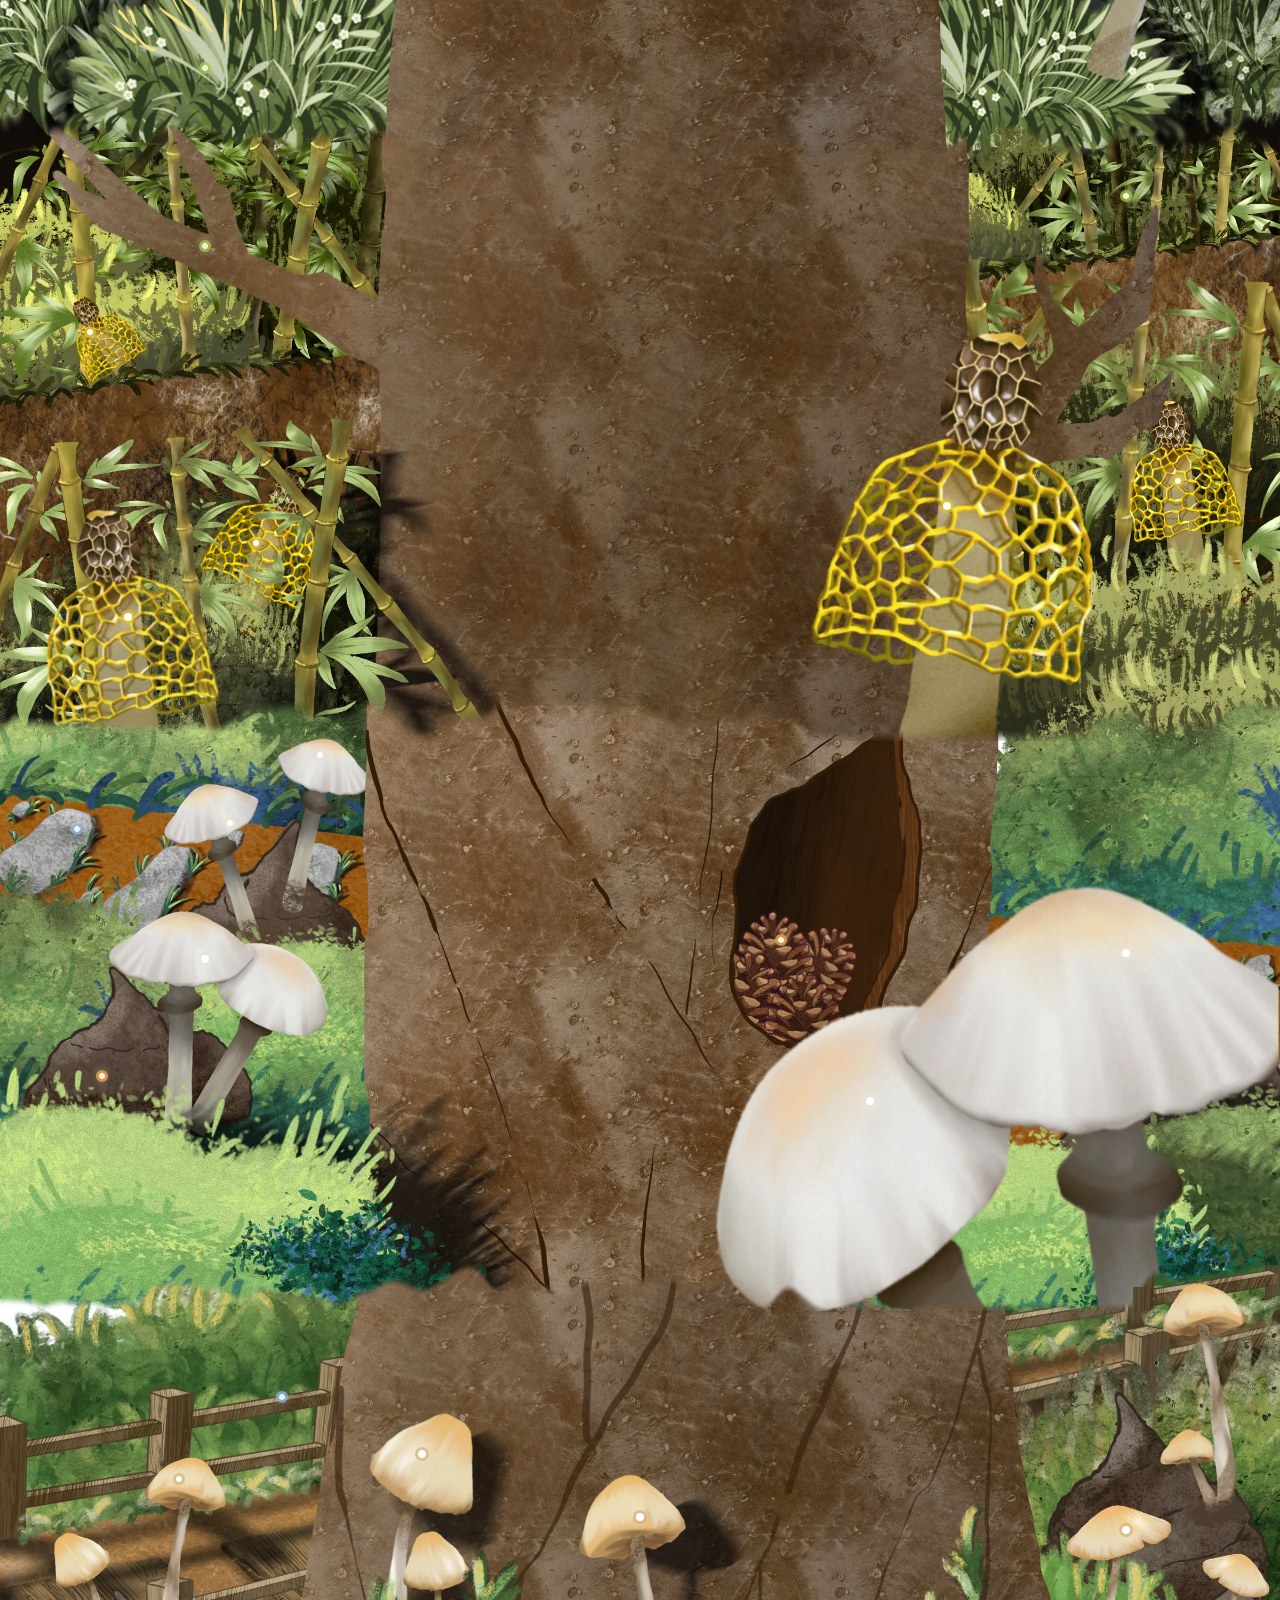
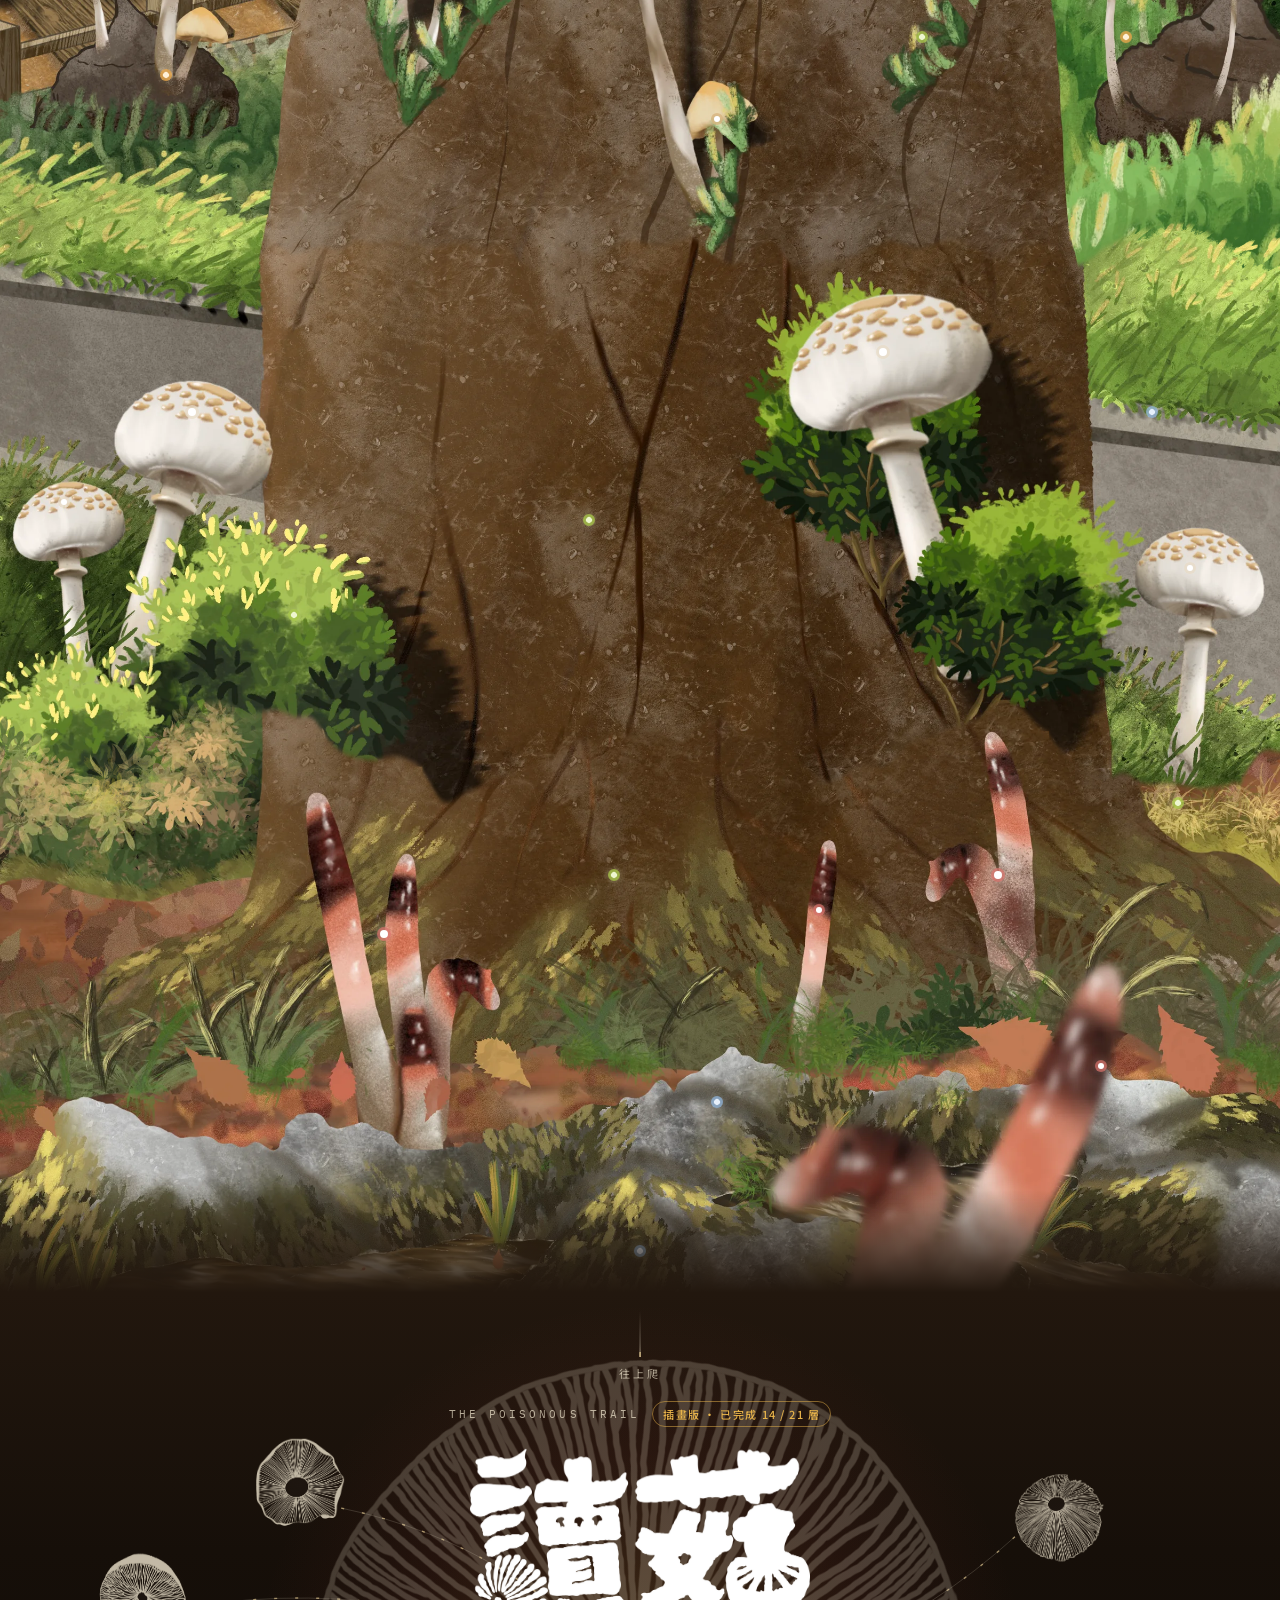
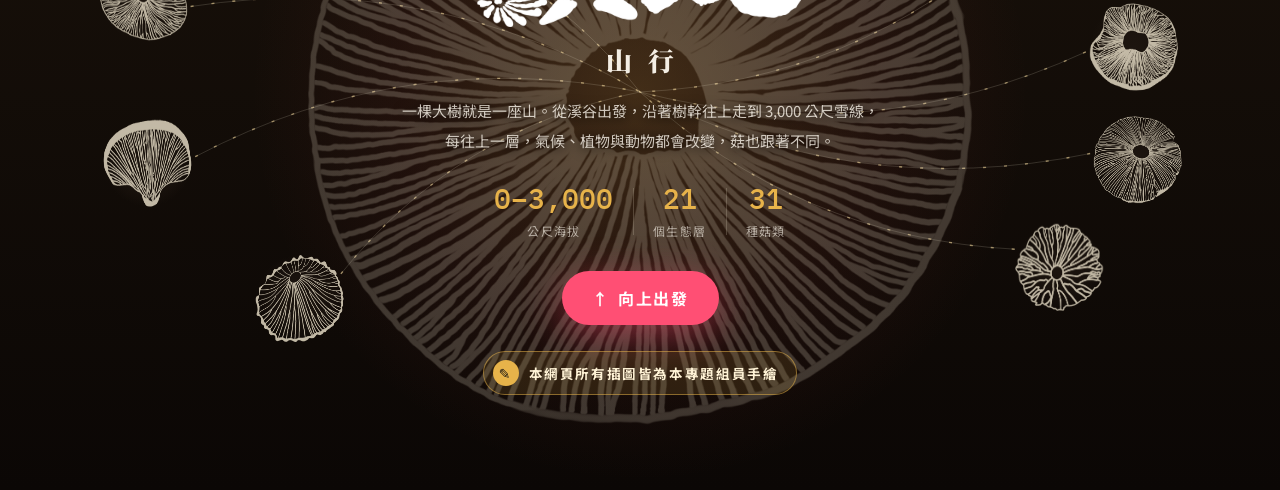
<file: dugu-trail/index.html>
<!doctype html>
<html lang="zh-Hant">
<head>
<meta charset="utf-8">
<meta name="viewport" content="width=device-width, initial-scale=1, viewport-fit=cover">
<title>讀菇山行 The Poisonous Trail</title>
<meta name="description" content="沿著一棵大樹，由山腳溪谷往上走到 3,000 公尺雪線，認識沿路生長的毒菇與牠們的環境。">
<link rel="preconnect" href="https://fonts.googleapis.com">
<link rel="preconnect" href="https://fonts.gstatic.com" crossorigin>
<link href="https://fonts.googleapis.com/css2?family=Noto+Sans+TC:wght@400;500;700;900&family=Noto+Serif+TC:wght@600;900&family=IBM+Plex+Mono:wght@400;500&family=Cormorant+Garamond:ital,wght@1,500;1,600&display=swap" rel="stylesheet">
<link rel="stylesheet" href="css/site.css?v=26">
<link rel="icon" href="img/favicon.ico" sizes="any">
<link rel="icon" type="image/png" sizes="32x32" href="img/favicon-32.png">
<link rel="icon" type="image/png" sizes="192x192" href="img/favicon-192.png">
<link rel="apple-touch-icon" href="img/apple-touch-icon.png">
</head>
<body class="is-loading" data-filter="all">

<div id="sky" aria-hidden="true"></div>

<header class="top">
  <a class="top-logo" href="#" data-go="0" aria-label="回到山腳"><img src="img/logo-white.png" alt="讀菇"></a>
  <div class="top-title"><b>讀菇山行</b><span>The Poisonous Trail</span></div>
  <nav class="top-nav">
    <a class="tb tb-home" href="../index.html" title="回到讀菇專題主網站"><span class="tb-ico">⌂</span><span class="tb-txt">讀菇首頁</span></a>
    <button class="tb" id="btnHint" title="閃一下目前畫面中的菇點"><span class="tb-ico">✦</span><span class="tb-txt">找菇</span></button>
    <button class="tb" id="btnDex"><span class="tb-ico">◉</span><span class="tb-txt">圖鑑</span><span class="tb-count" id="foundCount">0/0</span></button>
    <a class="tb tb-ver" href="full.html" title="切換到模擬全部 21 層的完整版（含尚未繪製的示意畫面）"><span class="tb-ico">▤</span><span class="tb-txt">完整 21 層版</span></a>
    <button class="tb tb-wheel" id="btnWheel" aria-pressed="false" title="滾輪每滾一下移動一層；開啟後改成往下滾＝往上爬"><span class="tb-ico">⇅</span><span class="tb-txt">反向滾動</span></button>
  </nav>
</header>

<nav class="filter" aria-label="場景篩選">
  <span class="ft-k">場景</span>
  <button data-filter="all" class="on">全部</button>
  <button data-filter="mush" style="--fc:#ff4f74">菇類</button>
  <button data-filter="plant" style="--fc:#a9c94a">植物</button>
  <button data-filter="animal" style="--fc:#e7a64a">動物</button>
  <button data-filter="land" style="--fc:#8fb3d9">地景</button>
</nav>

<aside class="rail" id="rail" aria-label="海拔">
  <div class="rail-read">
    <div class="rail-num"><span id="altNum">0</span><small>m</small></div>
    <div class="rail-sub" id="altSub">山腳・菌絲層</div>
  </div>
  <div class="rail-scale" id="railScale">
    <div class="rail-fill" id="railFill"></div>
    <div class="rail-mark" id="railMark"><i></i></div>
  </div>
  <button class="rail-toggle" id="railToggle" aria-pressed="false" title="顯示／收合所有高度說明"><span class="rt-ico">☰</span><span class="rt-txt">展開高度說明</span></button>
</aside>

<aside class="panel" id="panel" aria-live="polite"></aside>

<main id="trail">
  <section class="summit" id="summit">
    <div class="summit-in">
      <p class="kicker">STAGE 21 ／ 3,000 m</p>
      <h2 class="summit-h">你登頂了</h2>
      <p class="summit-p">從溪谷一路往上，氣溫下降了約 18°C，空氣中的氧氣只剩海平面的七成。<br>沿途你發現了 <b id="sumFound">0</b> 種菇類。</p>
      <div class="summit-dex" id="summitDex"></div>
      <p class="hand-note"><span class="hn-ico" aria-hidden="true">✎</span>本網頁所有插圖皆為本專題組員手繪</p>
      <div class="summit-cta">
        <button class="btn btn-light" data-go="0">↓ 回到山腳</button>
        <button class="btn btn-ghost" data-open-dex>打開圖鑑</button>
      </div>
    </div>
    <svg class="summit-snow" viewBox="0 0 1000 160" preserveAspectRatio="none" aria-hidden="true">
      <path d="M0 90 C120 50 210 110 330 70 S560 40 660 80 S860 50 1000 70 L1000 160 L0 160Z" fill="#eef3f8"/>
      <path d="M0 120 C160 90 260 130 420 105 S700 90 820 115 S940 100 1000 108 L1000 160 L0 160Z" fill="#fff"/>
    </svg>
  </section>

  <div class="column" id="column"></div>

  <section class="ground" id="ground">
    <div class="hero" id="hero" aria-hidden="true">
      <div class="hero-glow"></div>
      <canvas class="hero-spores" id="sporeCv"></canvas>
      <div class="hero-stage" id="heroStage">
        <svg class="hero-net" id="heroNet"></svg>
        <img class="hero-disc" src="img/gill/muscaria-light.webp" alt="" draggable="false">
        <div class="hero-ring" id="heroRing"></div>
      </div>
      <div class="hero-cue"><i></i><span>往上爬</span></div>
    </div>
    <div class="ground-in">
      <p class="hero-eyebrow"><span>THE POISONOUS TRAIL</span><b data-ver-label>插畫版 ・ 已完成 14 / 21 層</b></p>
      <img class="ground-logo" src="img/logo-white.png" alt="讀菇">
      <p class="ground-sub">山行</p>
      <p class="ground-p">一棵大樹就是一座山。從溪谷出發，沿著樹幹往上走到 3,000 公尺雪線，<br>每往上一層，氣候、植物與動物都會改變，菇也跟著不同。</p>
      <ul class="ground-stats">
        <li><b data-count="3000" data-prefix="0–">0–3,000</b><span>公尺海拔</span></li>
        <li><b data-count="21" data-count-layers>21</b><span>個生態層</span></li>
        <li><b id="statMush" data-count="0">0</b><span>種菇類</span></li>
      </ul>
      <button class="btn btn-go" data-go="1"><span class="arrow">↑</span> 向上出發</button>
      <p class="hand-note"><span class="hn-ico" aria-hidden="true">✎</span>本網頁所有插圖皆為本專題組員手繪</p>
    </div>
  </section>
</main>

<div id="focus" aria-hidden="true"></div>
<div id="night" aria-hidden="true"></div>
<div id="fog" aria-hidden="true"><i></i><i></i><i></i></div>
<div id="frost" aria-hidden="true"></div>
<canvas id="fx" aria-hidden="true"></canvas>

<div class="banner" id="banner" aria-hidden="true"></div>
<div class="toast" id="toast" role="status"></div>

<div class="scrim" id="scrim"></div>
<article class="drawer" id="drawer" role="dialog" aria-modal="true" aria-labelledby="dwName" hidden></article>

<div class="book-lb" id="bookLb" role="dialog" aria-modal="true" aria-label="書頁圖解" hidden>
  <figure><img alt=""><figcaption class="bl-cap"></figcaption></figure>
  <button class="x" data-close-book aria-label="關閉">×</button>
</div>

<div class="dex" id="dex" role="dialog" aria-modal="true" aria-label="菇類圖鑑" hidden>
  <div class="dex-in">
    <header class="dex-head">
      <div><p class="kicker">讀菇山行 ／ FIELD INDEX</p><h2>沿路菇類圖鑑</h2></div>
      <button class="x" data-close-dex aria-label="關閉">×</button>
    </header>
    <div class="dex-grid" id="dexGrid"></div>
    <p class="dex-note">本網頁所有插圖皆為本專題組員手繪。內容為專題示意資料，菇類辨識請以專業圖鑑為準。<b>只觀察，不採食。</b></p>
  </div>
</div>

<script src="js/data.js?v=15"></script>
<script src="js/mush-geom.js?v=5"></script>
<script src="js/art.js?v=2"></script>
<script src="js/app.js?v=28"></script>
</body>
</html>
</file>
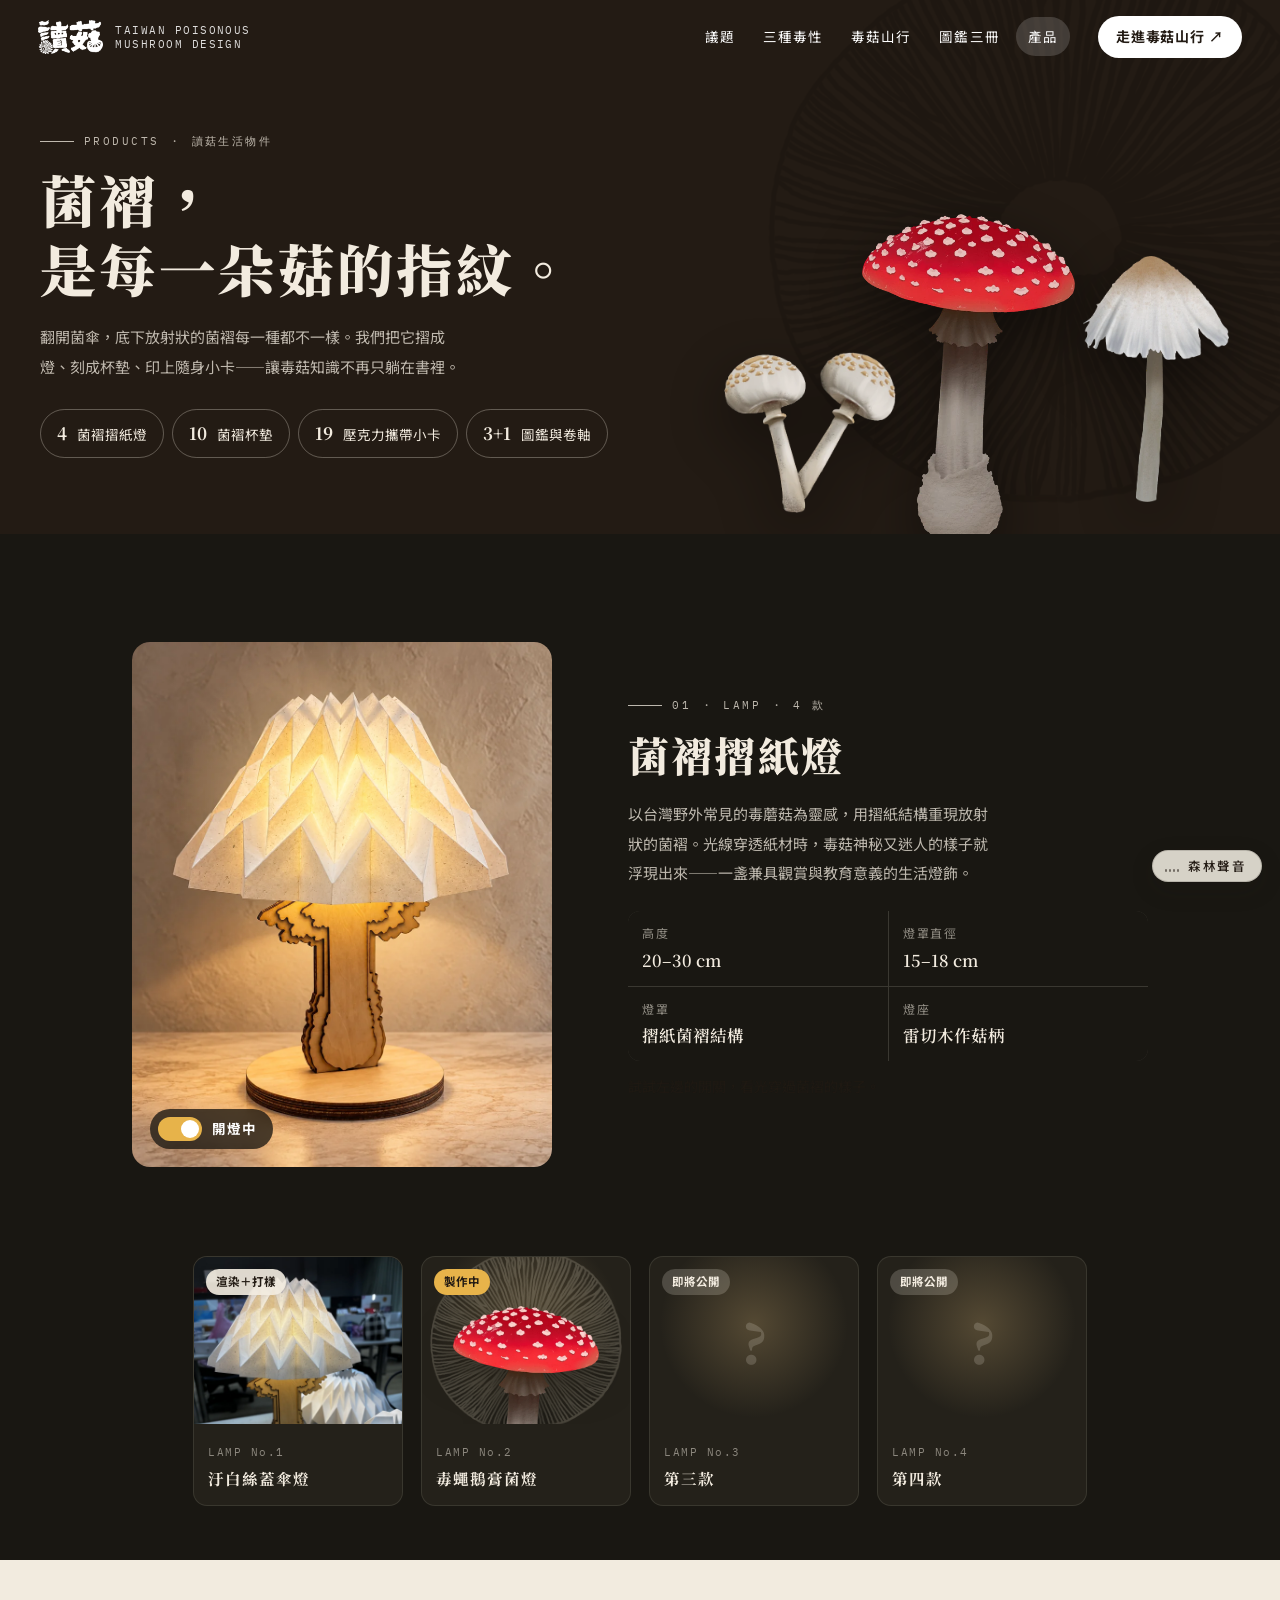
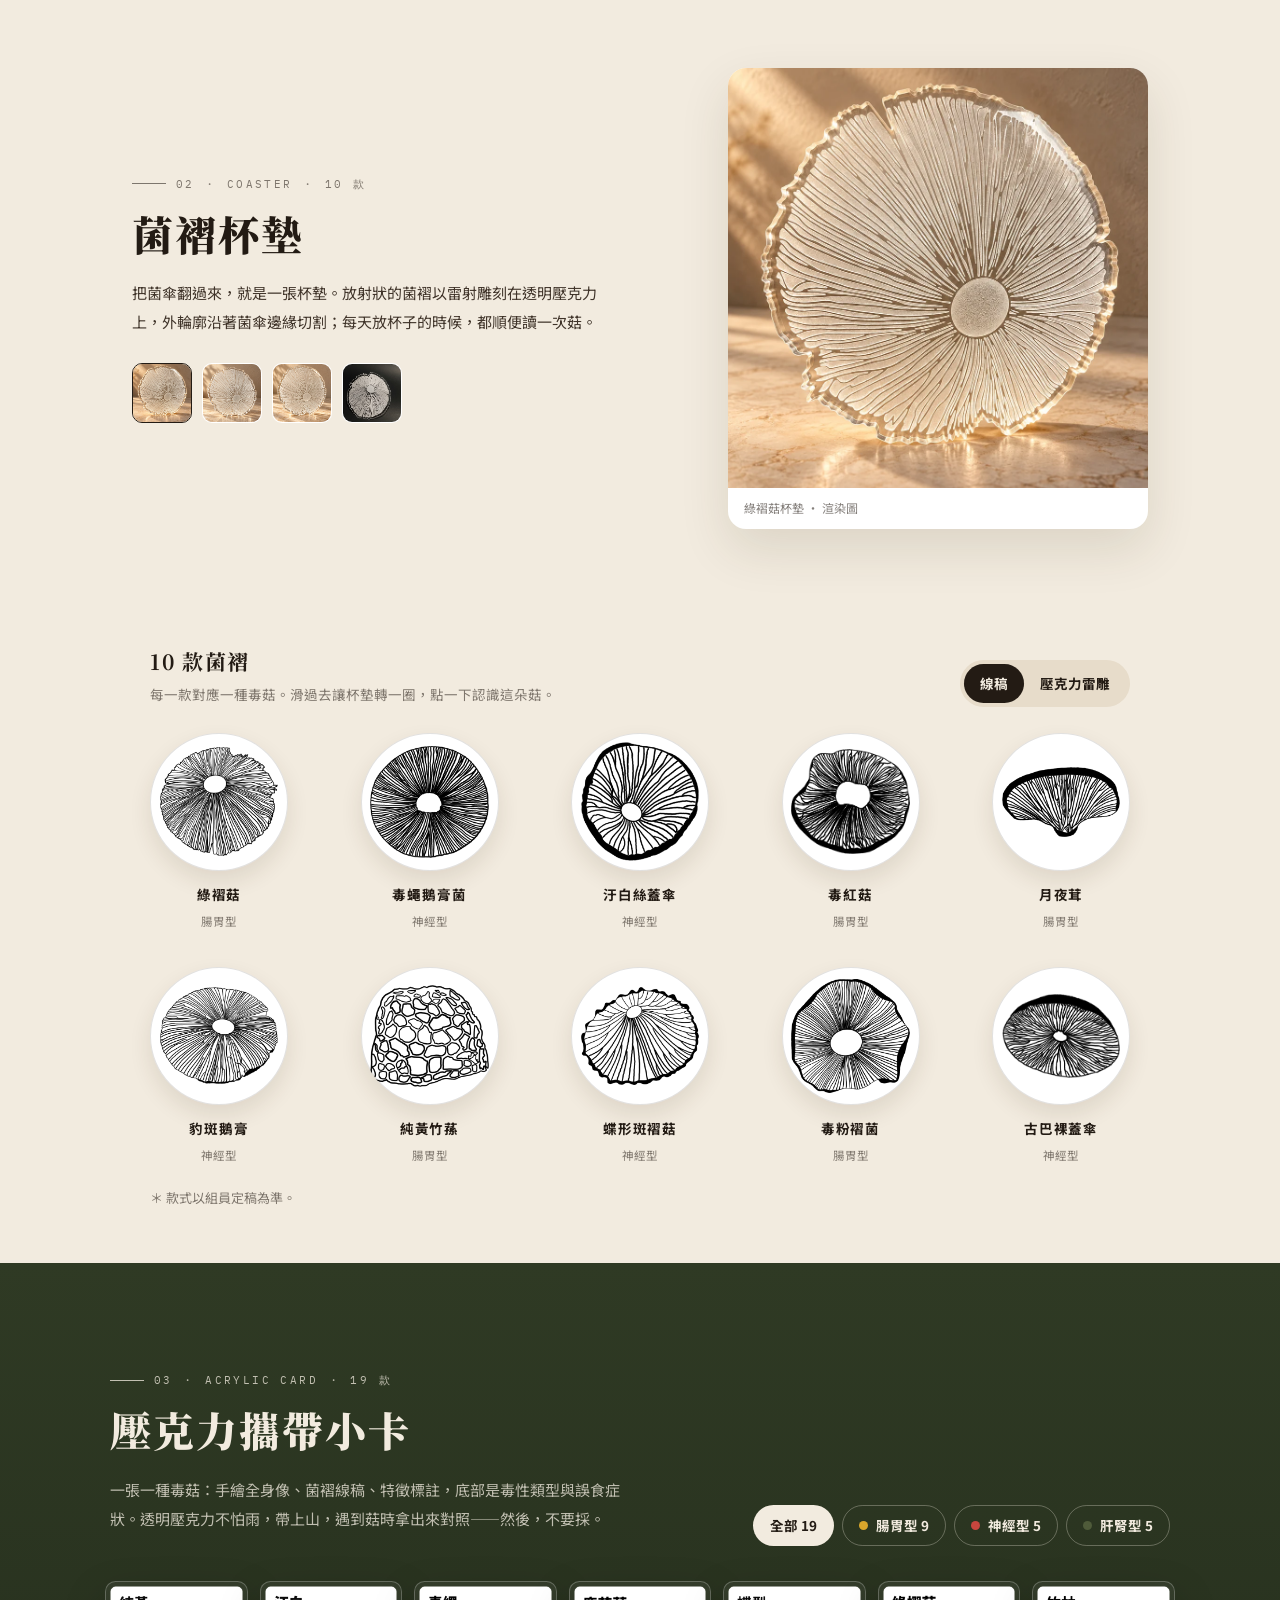
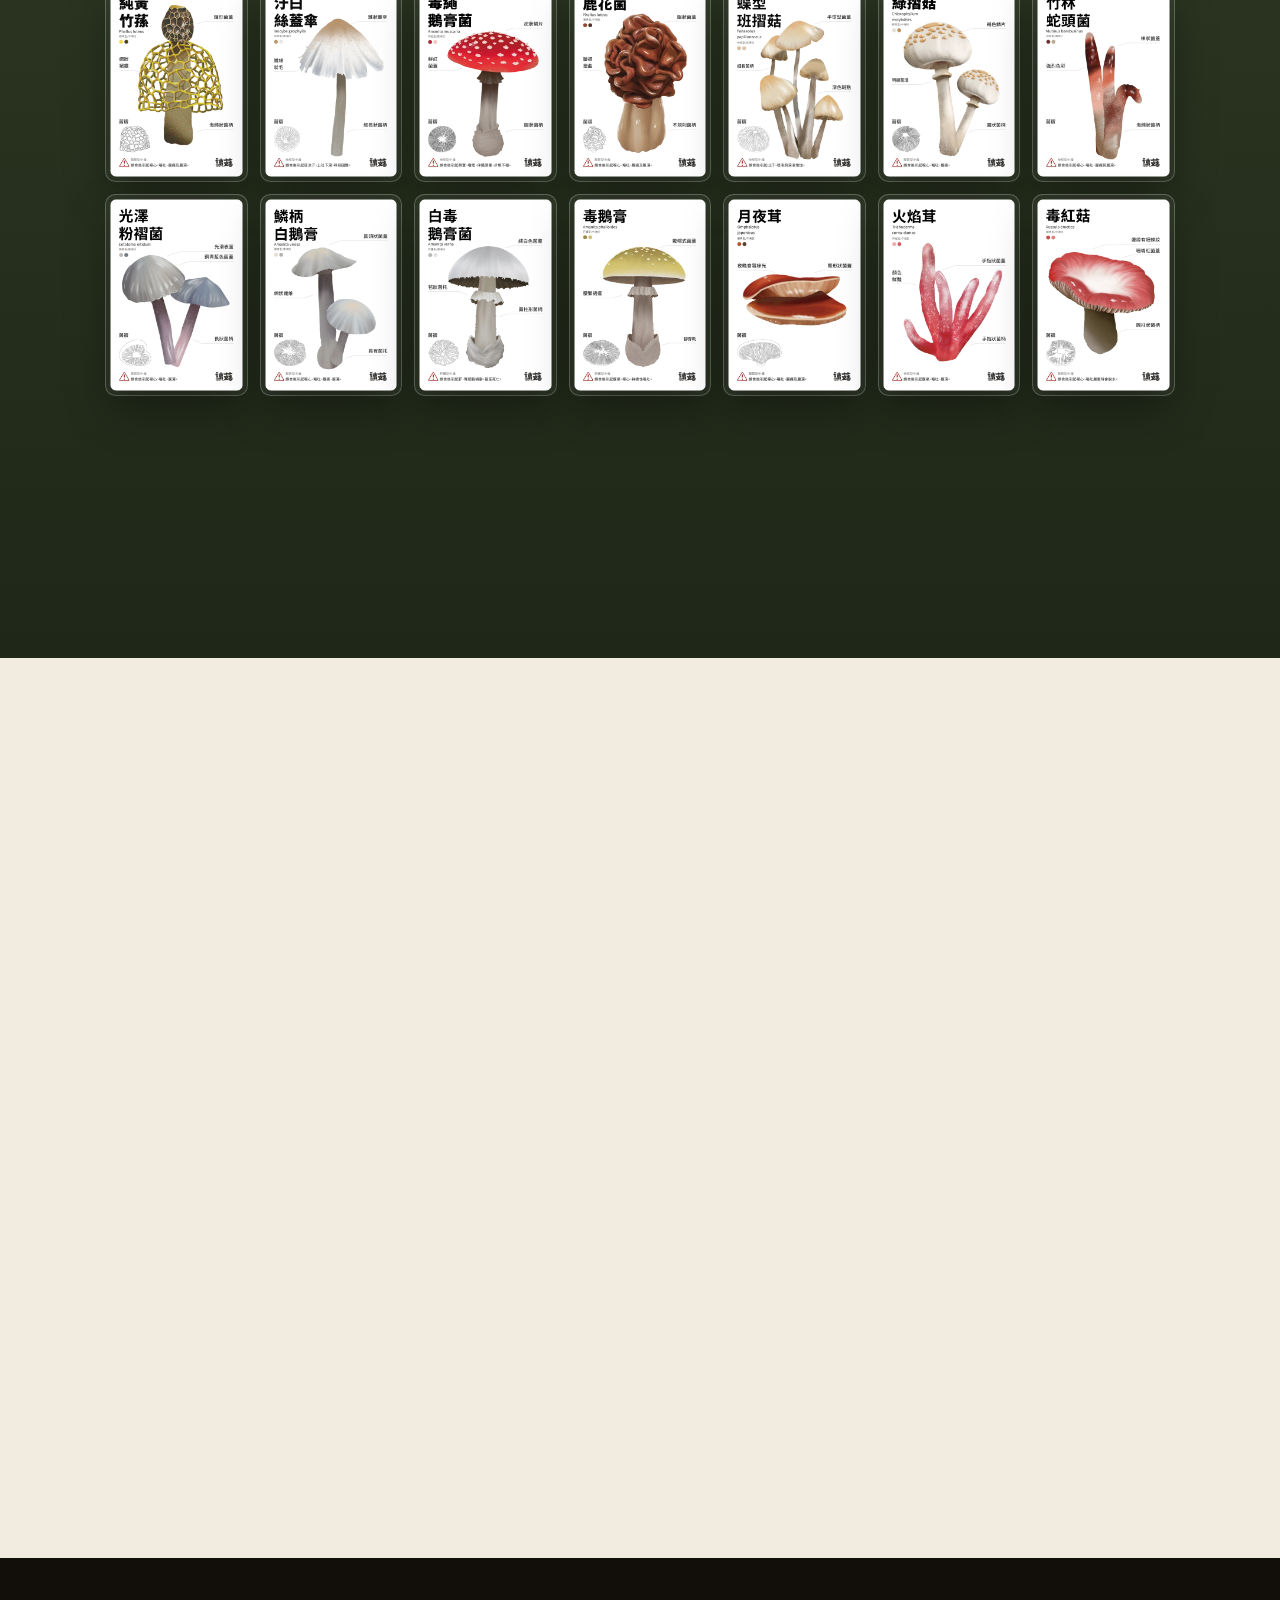
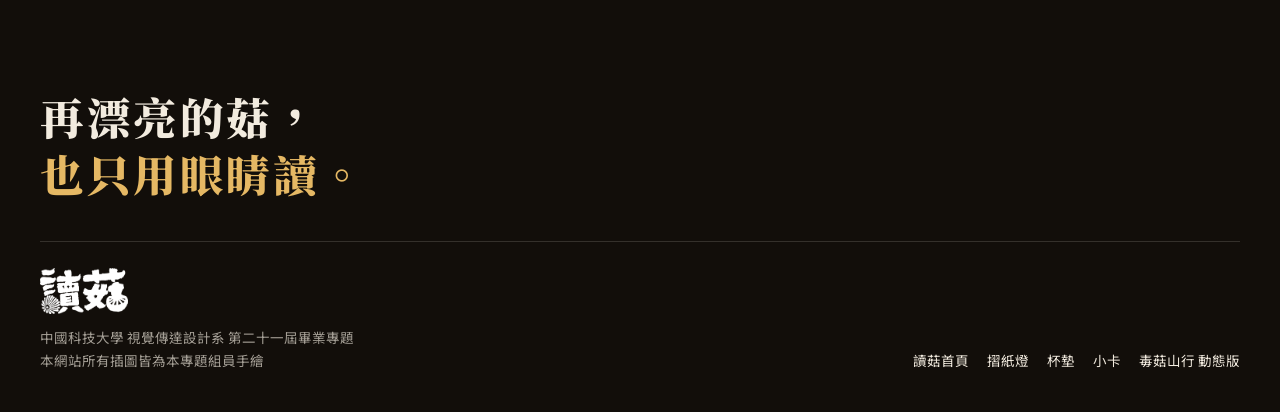
<file: products.html>
<!doctype html>
<html lang="zh-Hant">
<head>
<meta charset="utf-8">
<meta name="viewport" content="width=device-width, initial-scale=1, viewport-fit=cover">
<title>產品介紹｜讀菇 台灣毒蘑菇教育應用設計</title>
<meta name="description" content="讀菇的生活產品：菌褶摺紙燈、菌褶杯墊、壓克力攜帶小卡，以及圖鑑三冊與卷軸《毒菇山行》。">
<link rel="preconnect" href="https://fonts.googleapis.com">
<link rel="preconnect" href="https://fonts.gstatic.com" crossorigin>
<link href="https://fonts.googleapis.com/css2?family=Noto+Sans+TC:wght@400;500;700;900&family=Noto+Serif+TC:wght@600;900&family=IBM+Plex+Mono:wght@400;500&family=Cormorant+Garamond:ital,wght@1,500;1,600&display=swap" rel="stylesheet">
<link rel="stylesheet" href="css/home.css?v=29">
<link rel="stylesheet" href="css/products.css?v=4">
<link rel="icon" href="dugu-trail/img/favicon.ico" sizes="any">
<link rel="icon" type="image/png" sizes="32x32" href="dugu-trail/img/favicon-32.png">
<link rel="icon" type="image/png" sizes="192x192" href="dugu-trail/img/favicon-192.png">
<link rel="apple-touch-icon" href="dugu-trail/img/apple-touch-icon.png">
</head>
<body data-page="products">

<header class="nav" id="nav">
  <a class="nav-logo" href="index.html" aria-label="讀菇 首頁">
    <img class="white" src="dugu-trail/img/logo-white.png" alt="讀菇"><img class="ink" src="dugu-trail/img/logo-ink.png" alt="">
    <span>TAIWAN POISONOUS<br>MUSHROOM DESIGN</span>
  </a>
  <nav class="nav-links" aria-label="主選單">
    <a href="index.html#issue">議題</a>
    <a href="index.html#types">三種毒性</a>
    <a href="index.html#scroll">毒菇山行</a>
    <a href="index.html#books">圖鑑三冊</a>
    <a href="products.html" class="on">產品</a>
  </nav>
  <button class="nav-menu" id="navMenu" aria-expanded="false">選單</button>
  <a class="nav-cta" href="dugu-trail/index.html">走進毒菇山行 ↗</a>
</header>

<section class="p-hero">
  <div class="p-hero-art" id="pHeroArt" aria-hidden="true"></div>
  <div class="wrap p-hero-in">
    <p class="kicker">Products ・ 讀菇生活物件</p>
    <h1 class="p-h1">菌褶，<br>是每一朵菇的指紋。</h1>
    <p class="lead">翻開菌傘，底下放射狀的菌褶每一種都不一樣。我們把它摺成燈、刻成杯墊、印上隨身小卡——讓毒菇知識不再只躺在書裡。</p>
    <nav class="p-jump" aria-label="產品分類">
      <a href="#lamp"><b>4</b>菌褶摺紙燈</a>
      <a href="#coaster"><b>10</b>菌褶杯墊</a>
      <a href="#cards"><b>19</b>壓克力攜帶小卡</a>
      <a href="#guide"><b>3+1</b>圖鑑與卷軸</a>
    </nav>
  </div>
</section>

<!-- 燈 -->
<section class="sec lamp-sec" id="lamp">
  <div class="wrap lamp-grid">
    <div class="lamp-stage rv" id="lampStage">
      <div class="lamp-glow"></div>
      <img src="img/prod/lamp-inocybe.webp" alt="汙白絲蓋傘摺紙燈 渲染圖" id="lampImg">
      <button class="switch" id="lampSwitch" aria-pressed="true"><i></i><span>開燈中</span></button>
    </div>
    <div>
      <p class="kicker rv">01 ・ Lamp ・ 4 款</p>
      <h2 class="h2 rv">菌褶摺紙燈</h2>
      <p class="lead rv">以台灣野外常見的毒蘑菇為靈感，用摺紙結構重現放射狀的菌褶。光線穿透紙材時，毒菇神秘又迷人的樣子就浮現出來——一盞兼具觀賞與教育意義的生活燈飾。</p>
      <dl class="spec rv">
        <div><dt>高度</dt><dd>20–30 cm</dd></div>
        <div><dt>燈罩直徑</dt><dd>15–18 cm</dd></div>
        <div><dt>燈罩</dt><dd>摺紙菌褶結構</dd></div>
        <div><dt>燈座</dt><dd>雷切木作菇柄</dd></div>
      </dl>
      <p class="rv" style="color:var(--mute);font-size:14px">試試左邊的開關，看光穿過菌褶的樣子。</p>
    </div>
  </div>
  <div class="wrap">
    <div class="lamp-row" id="lampRow"></div>
  </div>
</section>

<!-- 杯墊 -->
<section class="sec coaster-sec" id="coaster">
  <div class="wrap">
    <div class="co-grid">
      <div>
        <p class="kicker rv">02 ・ Coaster ・ 10 款</p>
        <h2 class="h2 rv">菌褶杯墊</h2>
        <p class="lead rv">把菌傘翻過來，就是一張杯墊。放射狀的菌褶以雷射雕刻在透明壓克力上，外輪廓沿著菌傘邊緣切割；每天放杯子的時候，都順便讀一次菇。</p>
        <div class="co-thumbs rv" id="coThumbs"></div>
      </div>
      <figure class="co-main rv" style="--rd:.1s"><img id="coMain" src="img/prod/coaster-chloro.webp" alt="綠褶菇杯墊"><figcaption id="coCap">綠褶菇杯墊 ・ 渲染圖</figcaption></figure>
    </div>
    <div class="co-set">
      <div class="co-set-h rv">
        <div><b>10 款菌褶</b><span>每一款對應一種毒菇。滑過去讓杯墊轉一圈，點一下認識這朵菇。</span></div>
        <div class="seg" role="group" aria-label="顯示方式"><button class="on" data-look="line">線稿</button><button data-look="acrylic">壓克力雷雕</button></div>
      </div>
      <div class="co-list" id="coList"></div>
      <p class="note rv">＊ 款式以組員定稿為準。</p>
    </div>
  </div>
</section>

<!-- 小卡 -->
<section class="sec cards-sec" id="cards">
  <div class="wrap">
    <div class="cards-head">
      <div>
        <p class="kicker rv">03 ・ Acrylic Card ・ 19 款</p>
        <h2 class="h2 rv">壓克力攜帶小卡</h2>
        <p class="lead rv">一張一種毒菇：手繪全身像、菌褶線稿、特徵標註，底部是毒性類型與誤食症狀。透明壓克力不怕雨，帶上山，遇到菇時拿出來對照——然後，不要採。</p>
      </div>
      <div class="chips rv" id="chips" role="group" aria-label="依毒性篩選"></div>
    </div>
    <div class="card-grid" id="cardGrid"></div>
  </div>
</section>

<!-- 圖鑑與卷軸 -->
<section class="sec guide-sec" id="guide">
  <div class="wrap guide-grid">
    <a class="guide-card rv" href="index.html#books">
      <div class="gc-covers"><div class="cv3"><img class="cv3-l cv3-base" src="img/cover/base-high.webp" alt=""><img class="cv3-l cv3-mush" src="img/cover/mush.webp" alt=""><img class="cv3-l cv3-frame" src="img/cover/frame.webp" alt="《登峰》封面"></div><div class="cv3"><img class="cv3-l cv3-base" src="img/cover/base-mid.webp" alt=""><img class="cv3-l cv3-mush" src="img/cover/mush.webp" alt=""><img class="cv3-l cv3-frame" src="img/cover/frame.webp" alt="《林間》封面"></div><div class="cv3"><img class="cv3-l cv3-base" src="img/cover/base-low.webp" alt=""><img class="cv3-l cv3-mush" src="img/cover/mush.webp" alt=""><img class="cv3-l cv3-frame" src="img/cover/frame.webp" alt="《尋野》封面"></div></div>
      <small>04 ・ Field Guides ・ 3 冊</small><b>圖鑑《尋野・林間・登峰》</b>
      <p>依低、中、高海拔分成三冊，蝴蝶頁精裝，附可觸摸的立體菌褶面。</p><span class="more">翻翻看 →</span>
    </a>
    <a class="guide-card dark rv" href="dugu-trail/index.html" style="--rd:.1s">
      <div class="gc-scroll" id="gcScroll"></div>
      <small>05 ・ Scroll ・ 動態版</small><b>卷軸《毒菇山行》</b>
      <p>一棵大樹就是一座山，從溪澗到雪線 21 頁長卷，動態版往上捲就是往上爬。</p><span class="more">進入動態版 ↗</span>
    </a>
  </div>
</section>

<footer class="foot">
  <div class="foot-grass" id="footGrass" aria-hidden="true"></div>
  <div class="wrap">
    <p class="foot-say">再漂亮的菇，<br><em>也只用眼睛讀。</em></p>
    <div class="foot-row">
      <div><img src="dugu-trail/img/logo-white.png" alt="讀菇"><p style="margin:12px 0 0">中國科技大學 視覺傳達設計系 第二十一屆畢業專題<br>本網站所有插圖皆為本專題組員手繪</p></div>
      <nav class="foot-links"><a href="index.html">讀菇首頁</a><a href="#lamp">摺紙燈</a><a href="#coaster">杯墊</a><a href="#cards">小卡</a><a href="dugu-trail/index.html">毒菇山行 動態版</a></nav>
    </div>
  </div>
</footer>

<div class="modal" id="modal" hidden><div class="md-box" role="dialog" aria-modal="true" aria-labelledby="mdName"><button class="md-x" data-close aria-label="關閉">×</button><div class="md-art" id="mdArt"></div><div class="md-txt" id="mdTxt"></div></div></div>
<div class="lb" id="lb" hidden><figure style="margin:0"><img alt=""><p></p></figure></div>

<script src="dugu-trail/js/data.js?v=14"></script>
<script src="js/home-data.js?v=7"></script>
<script src="js/common.js"></script>
<script src="js/products.js"></script>
<script src="js/ambient.js?v=1"></script>
</body>
</html>
</file>
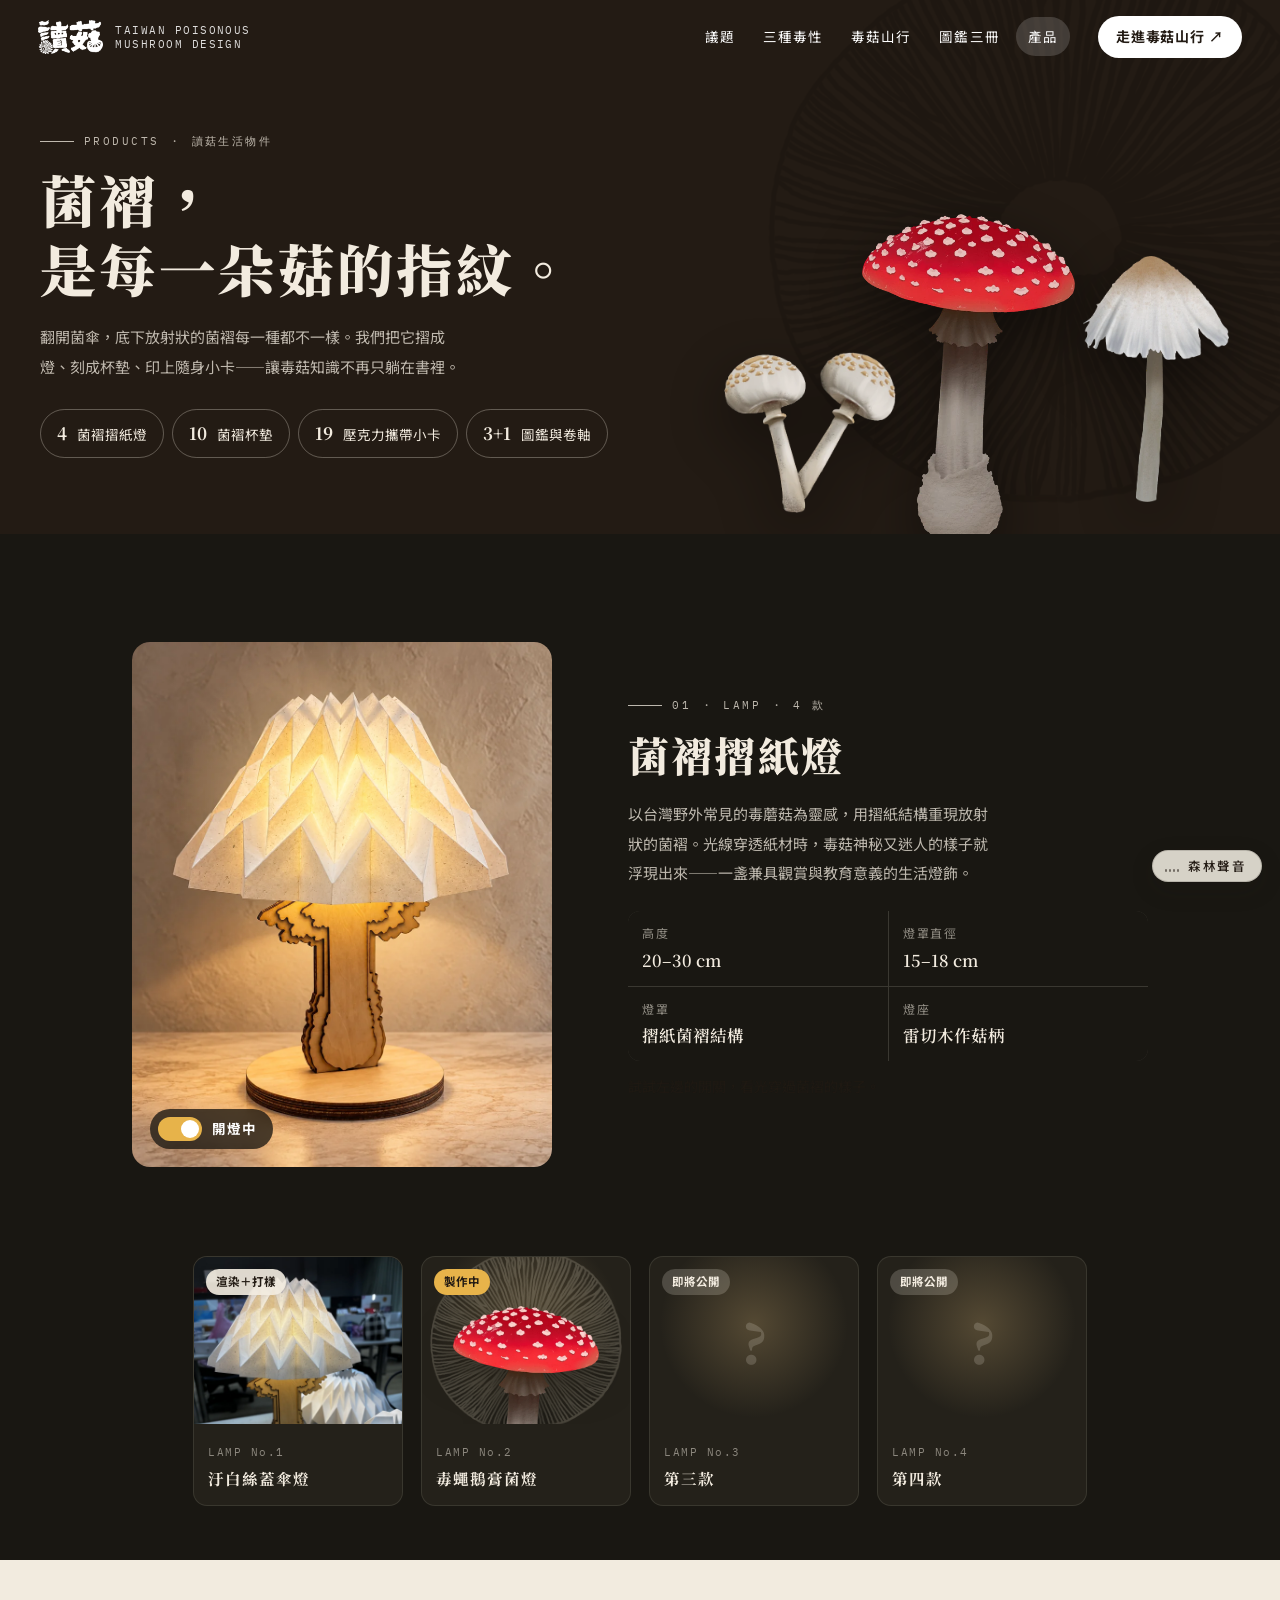
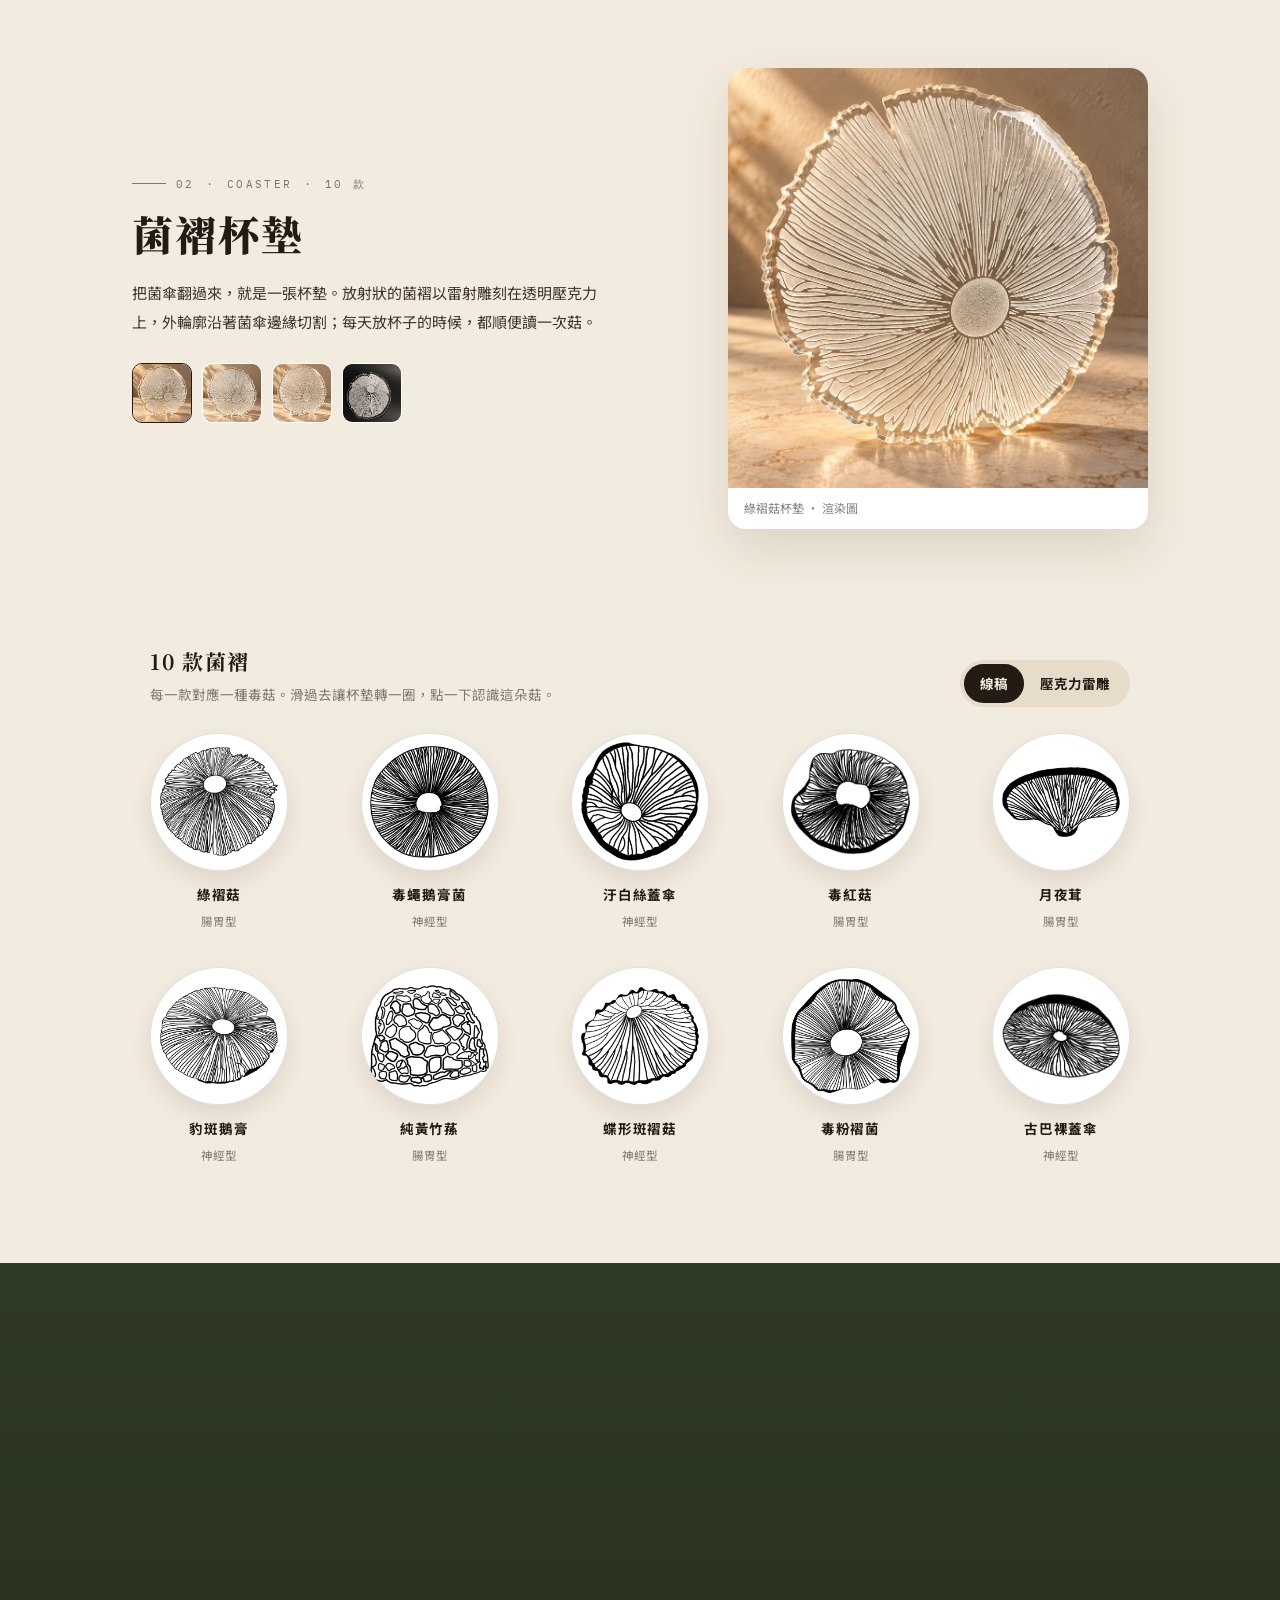
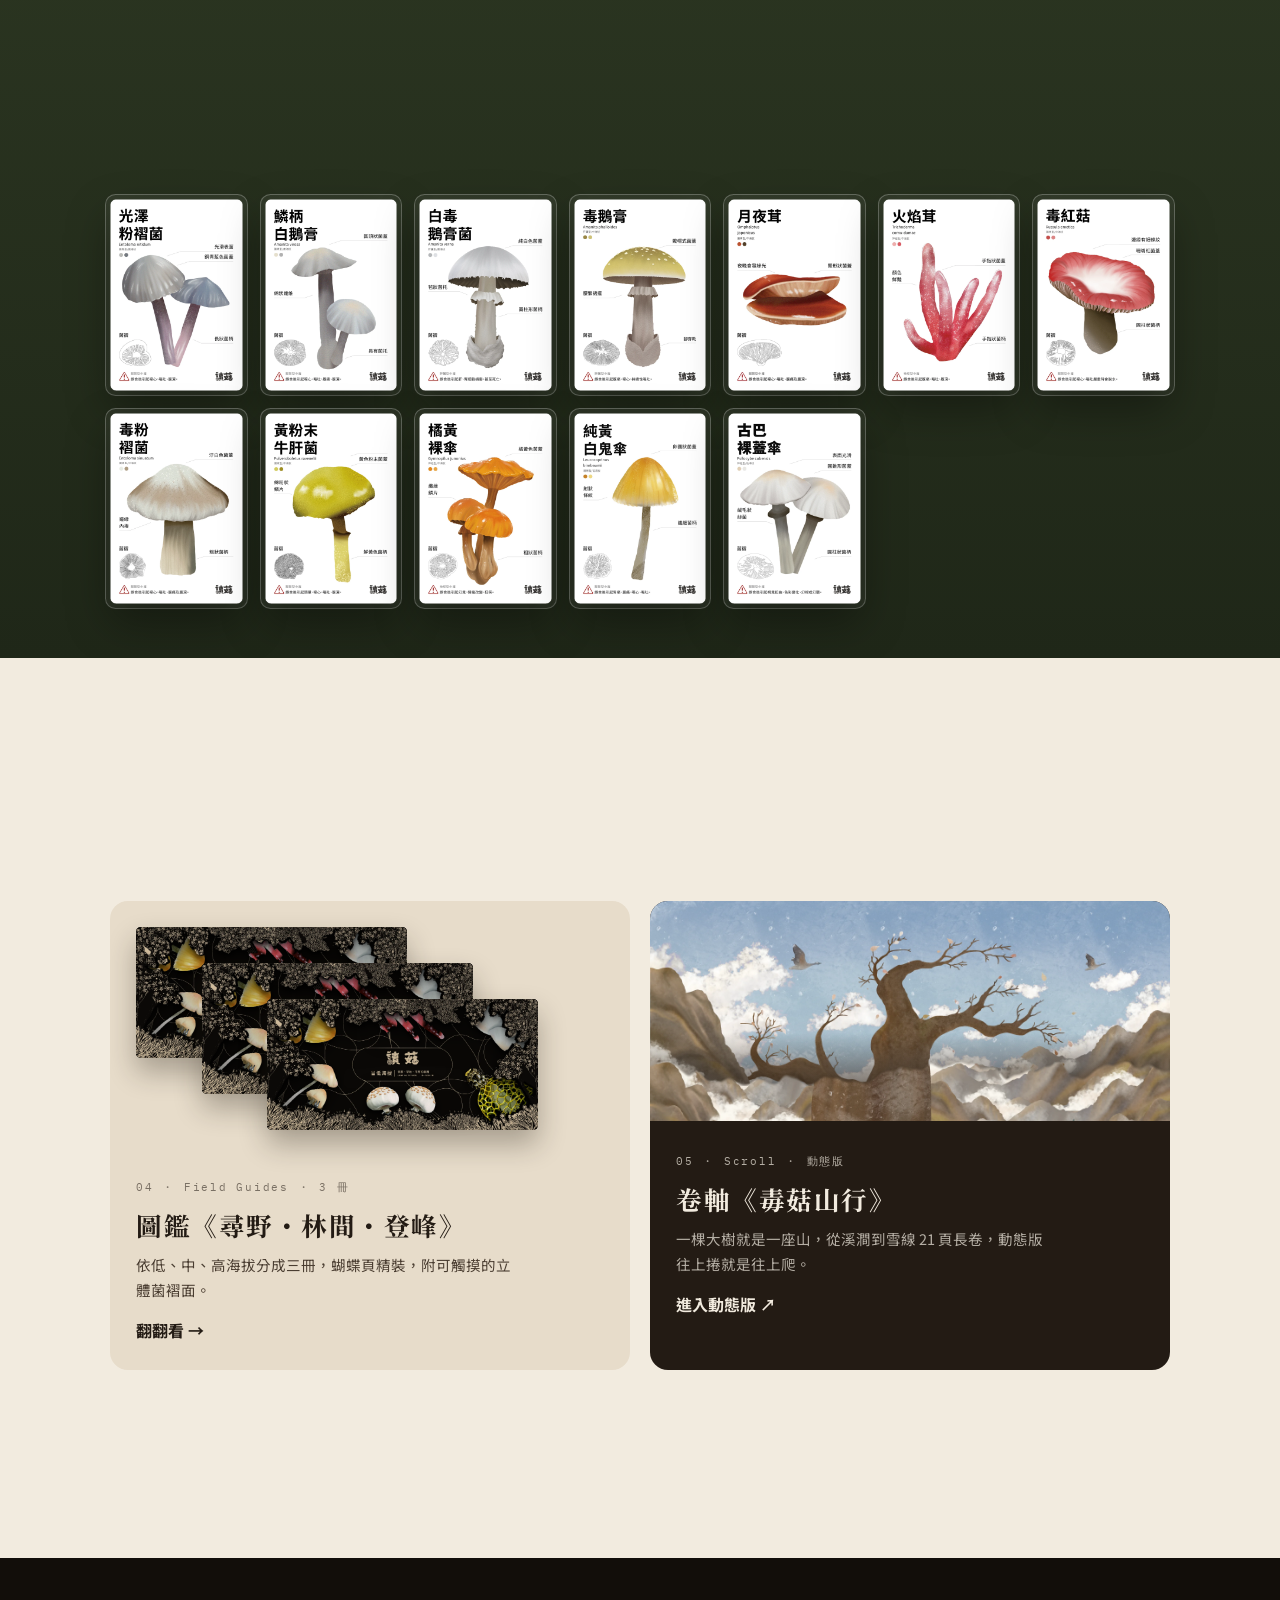
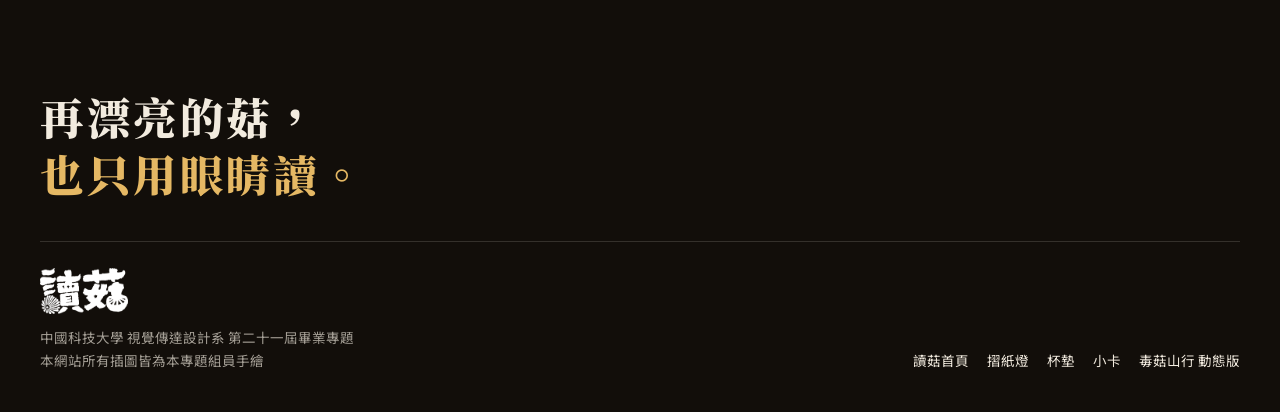
<file: dugu-home/products.html>
<!doctype html><meta charset="utf-8"><title>讀菇</title>
<meta http-equiv="refresh" content="0; url=../products.html">
<script>location.replace('../products.html' + location.search + location.hash);</script>
<a href="../products.html">讀菇</a>
</file>
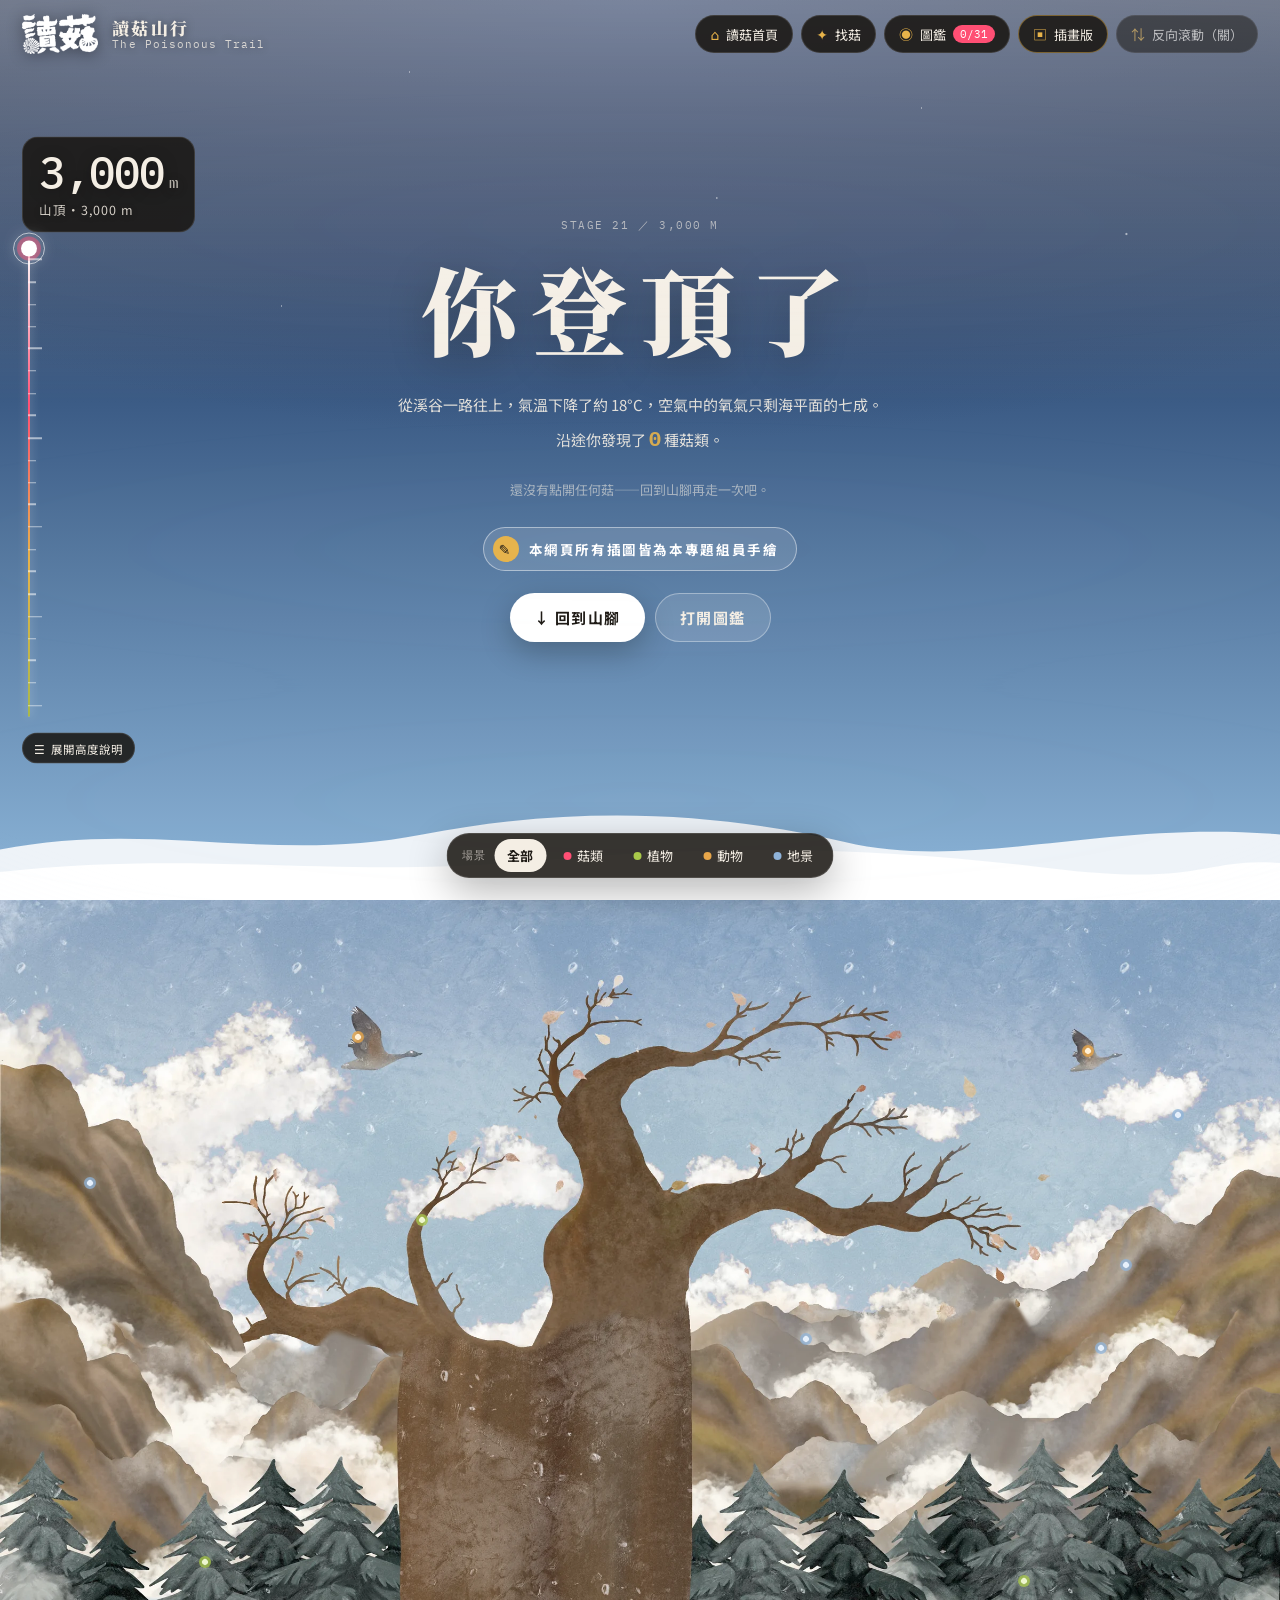
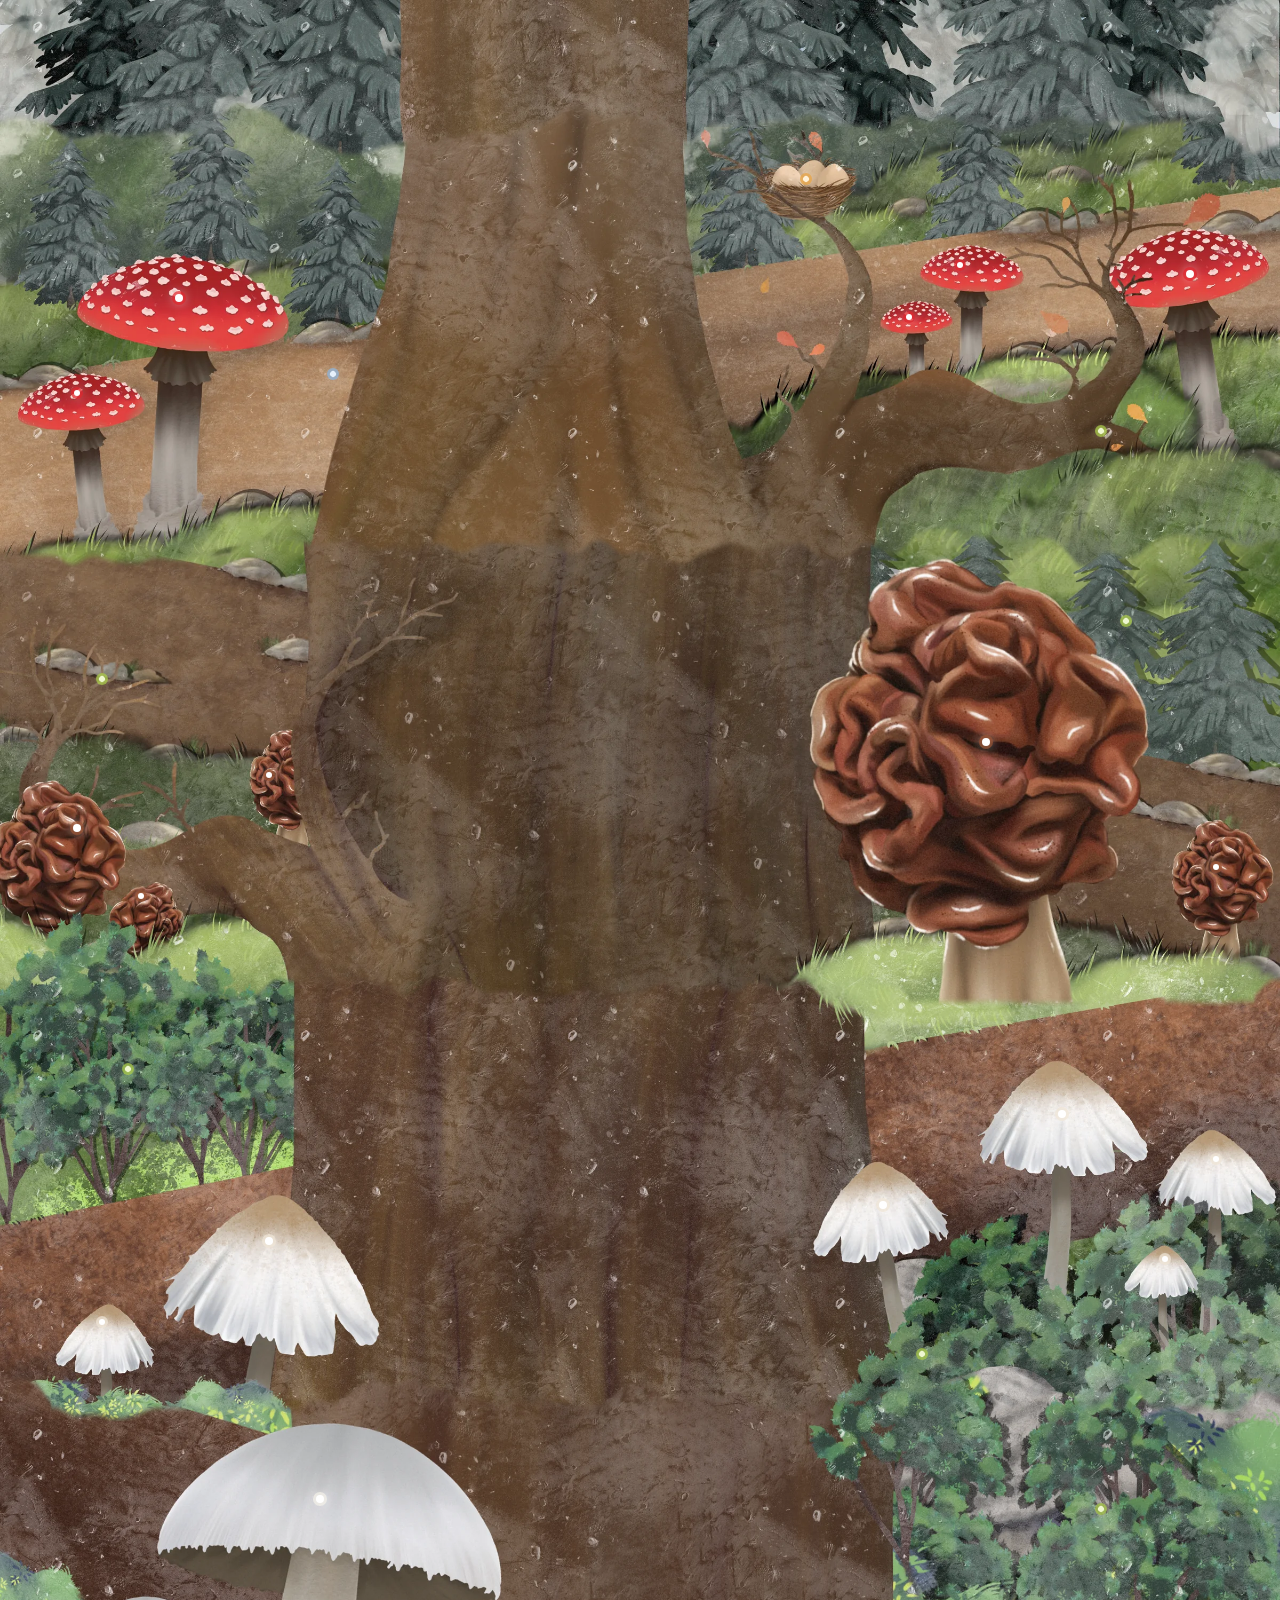
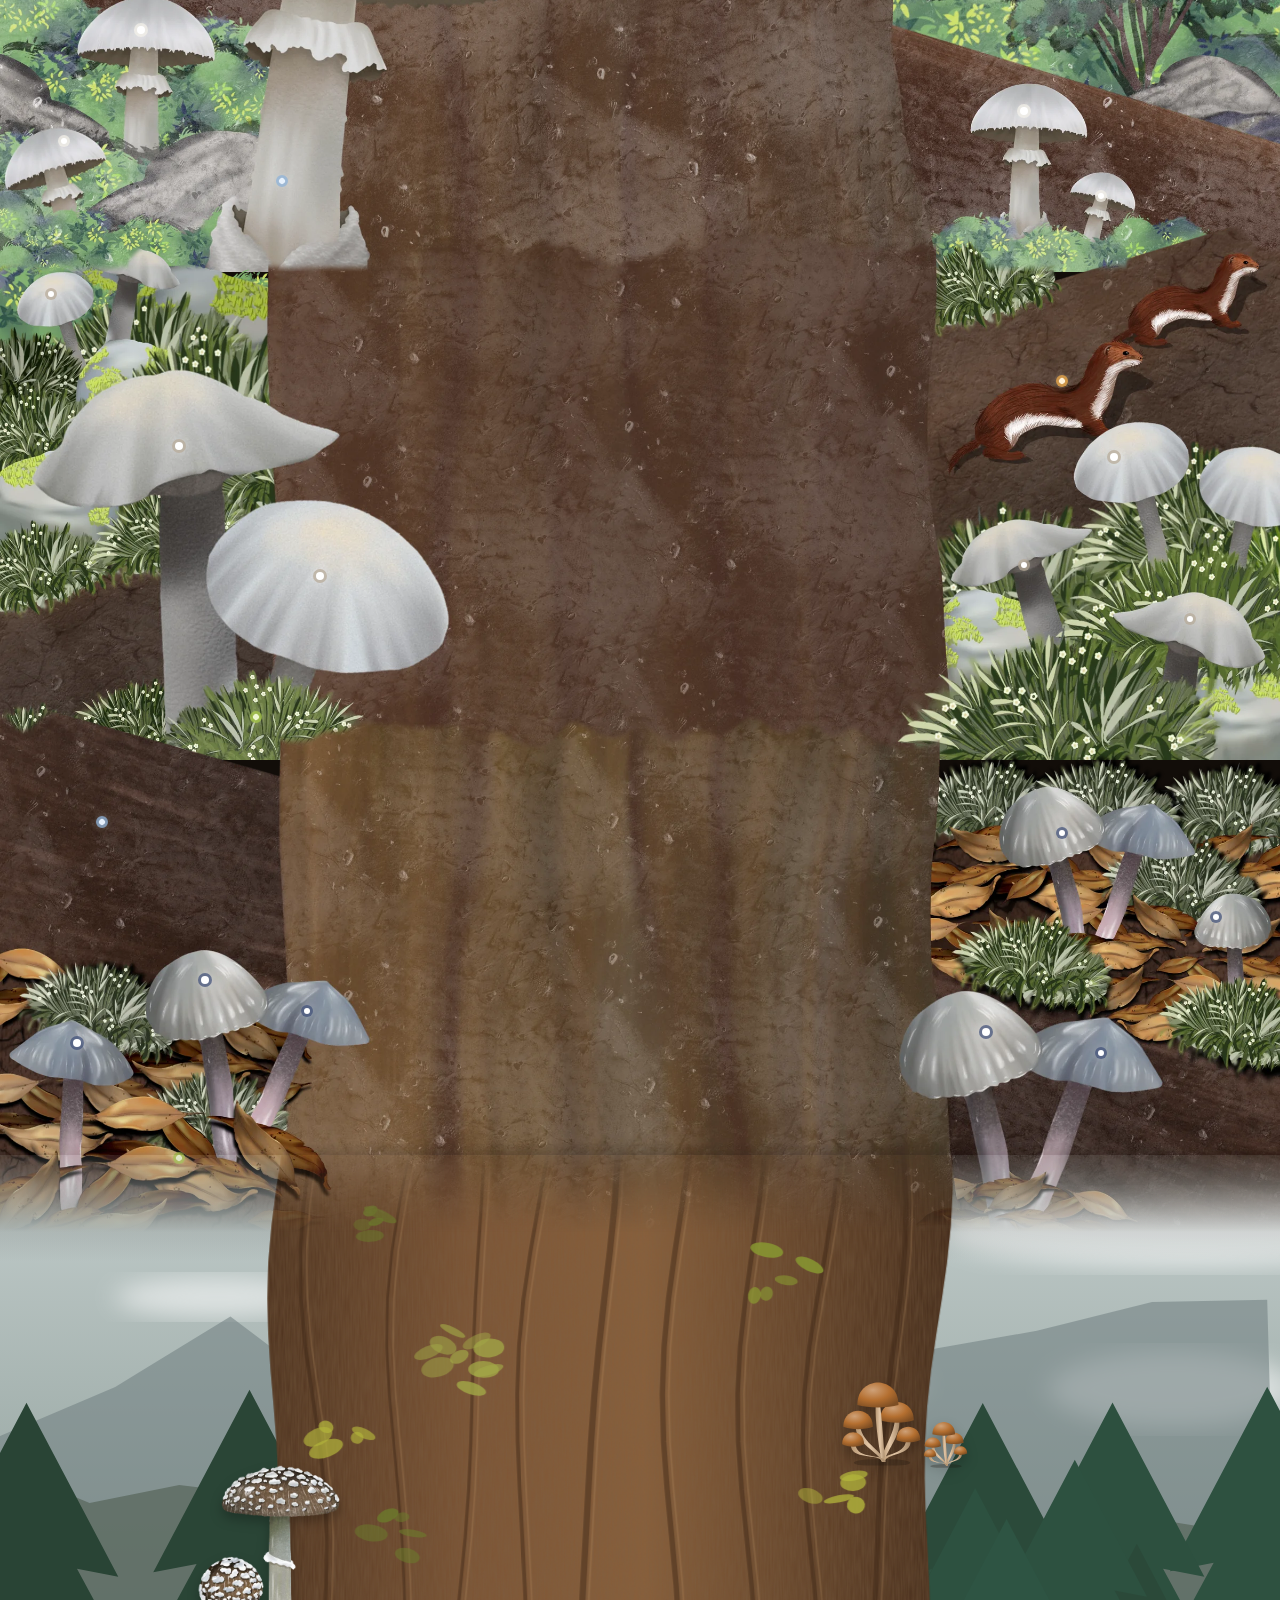
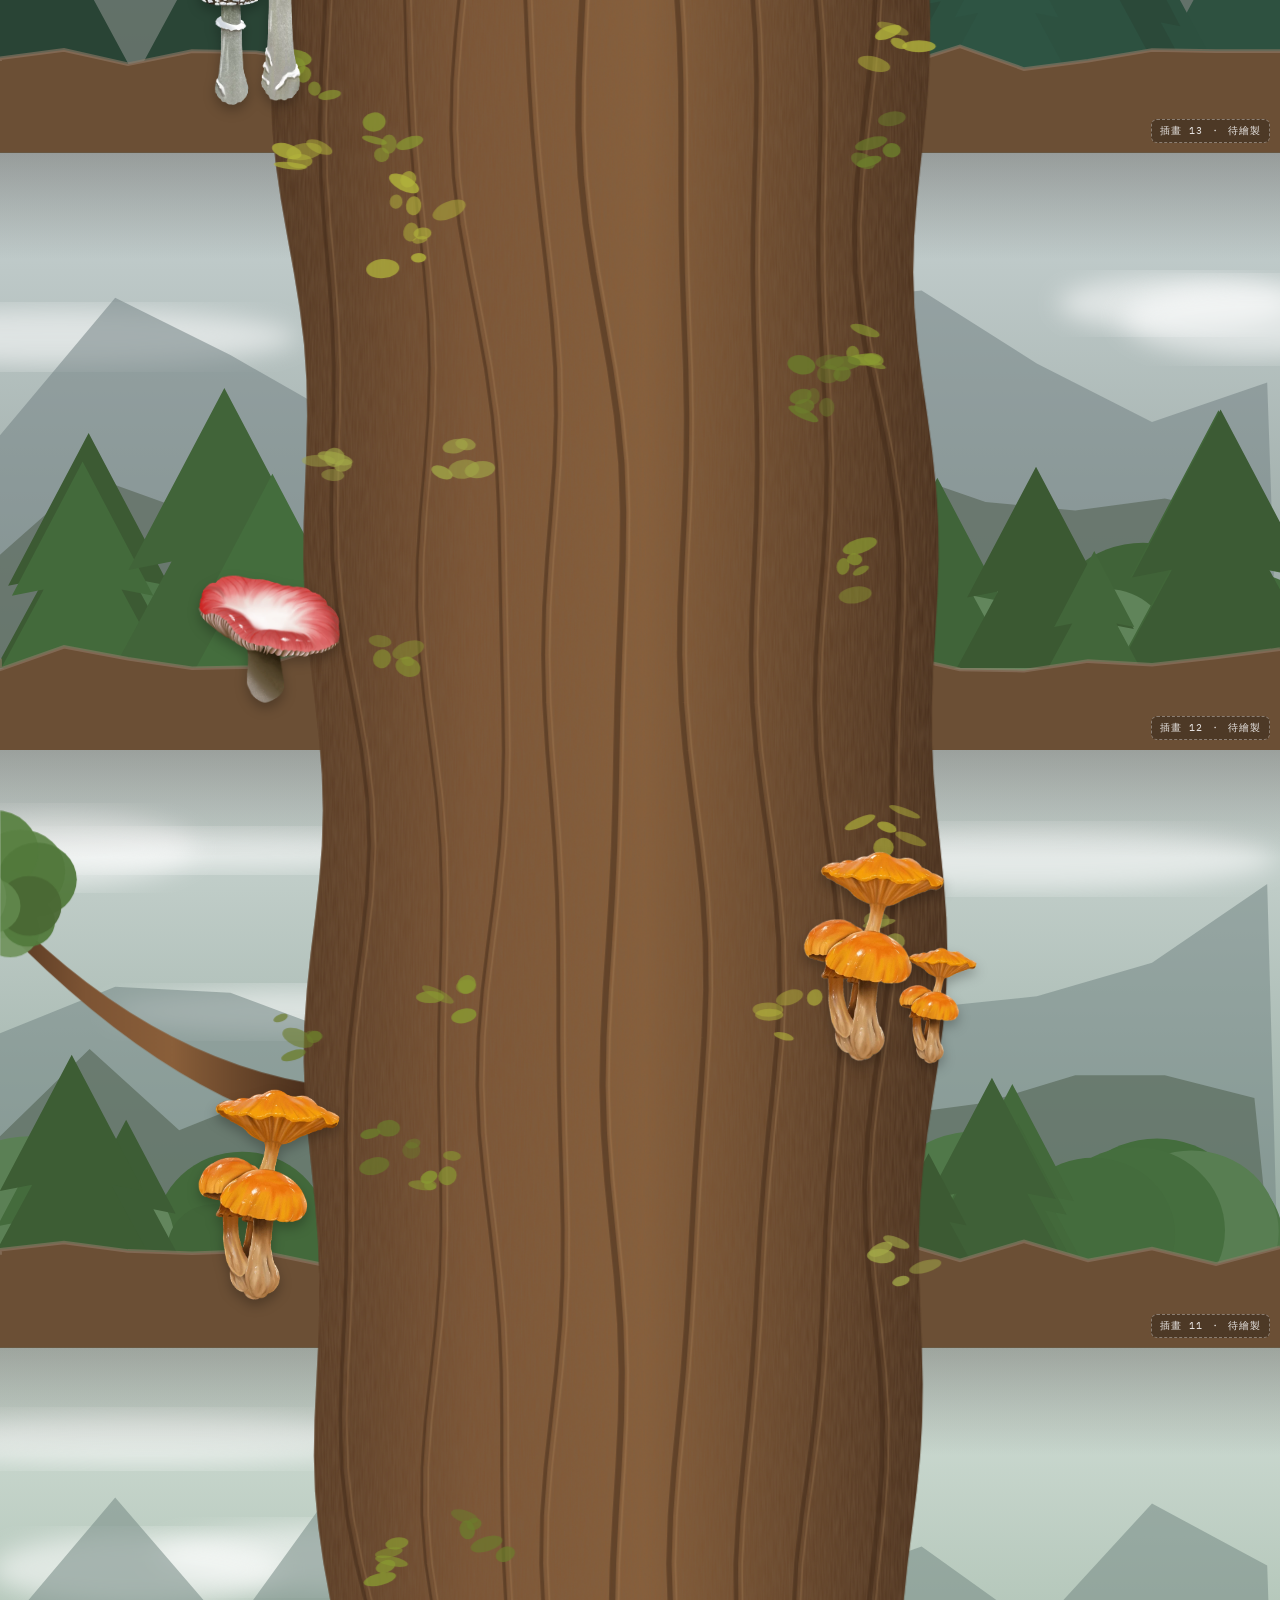
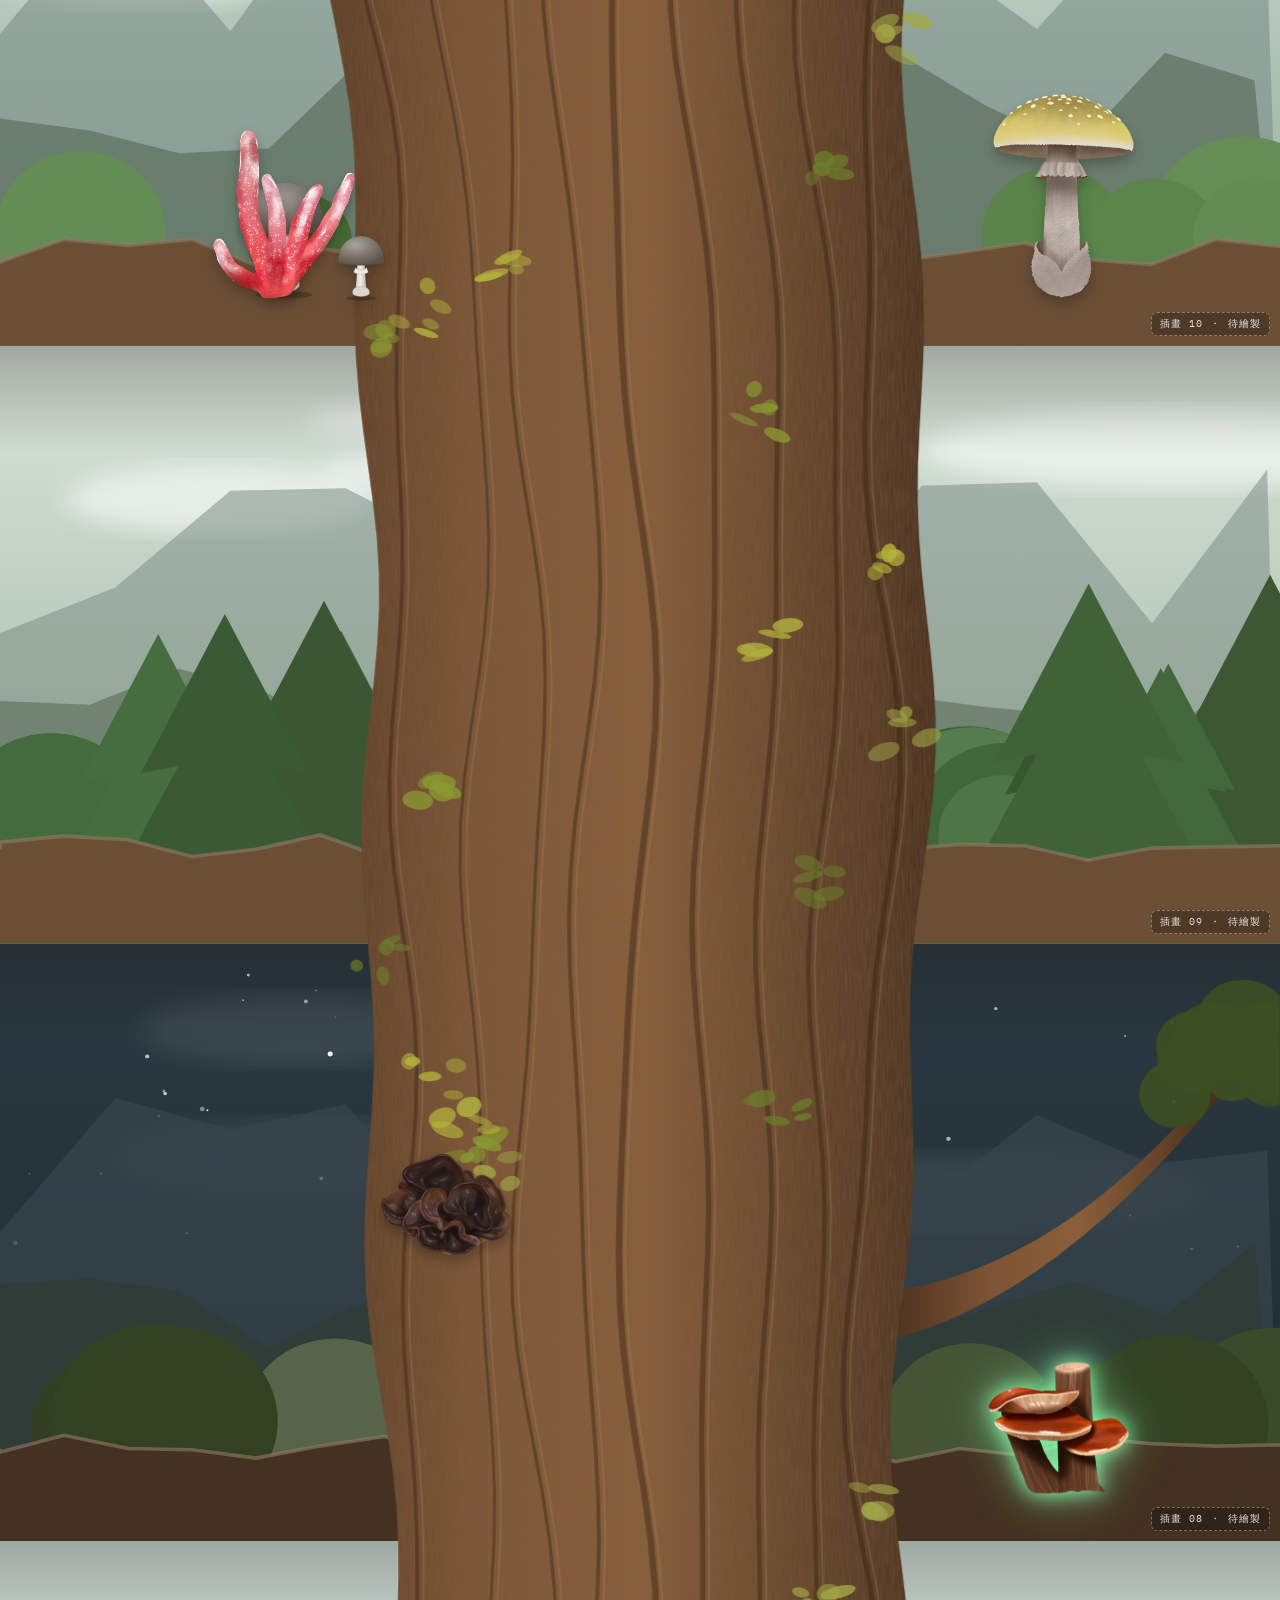
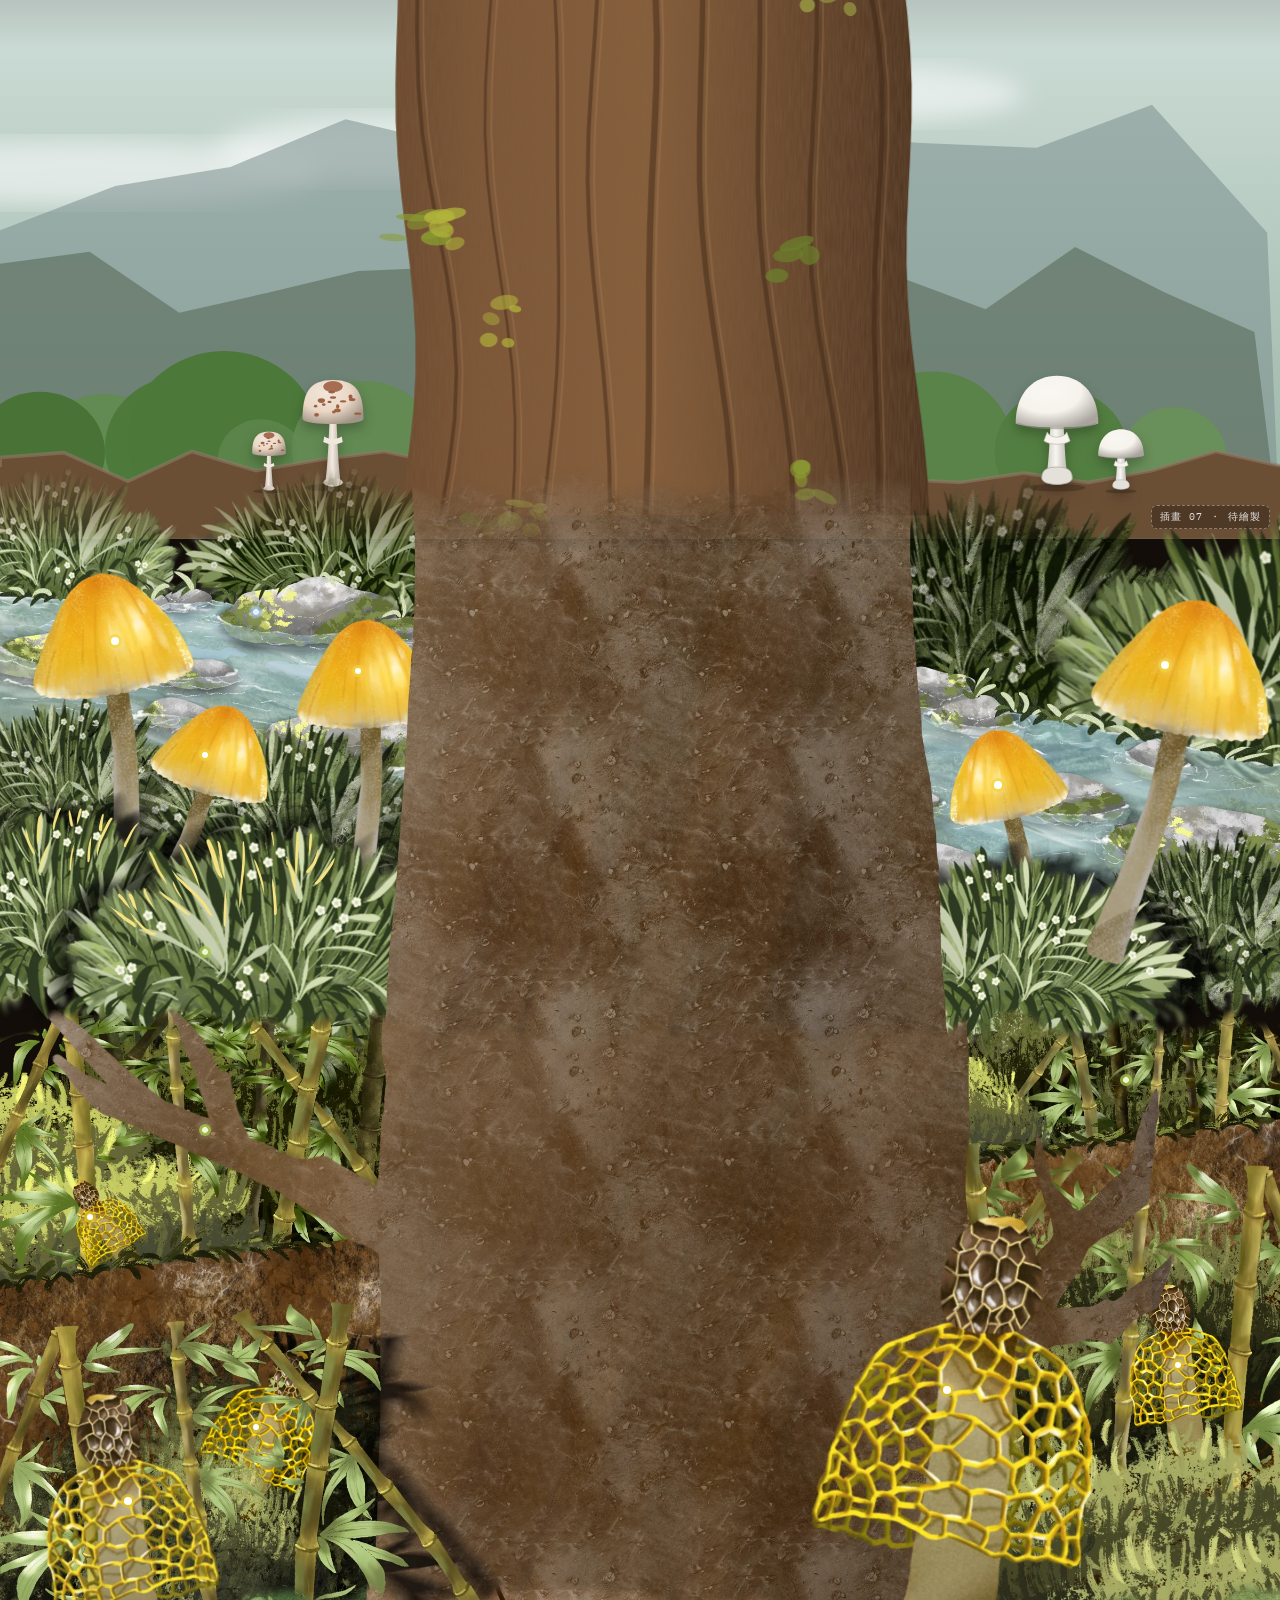
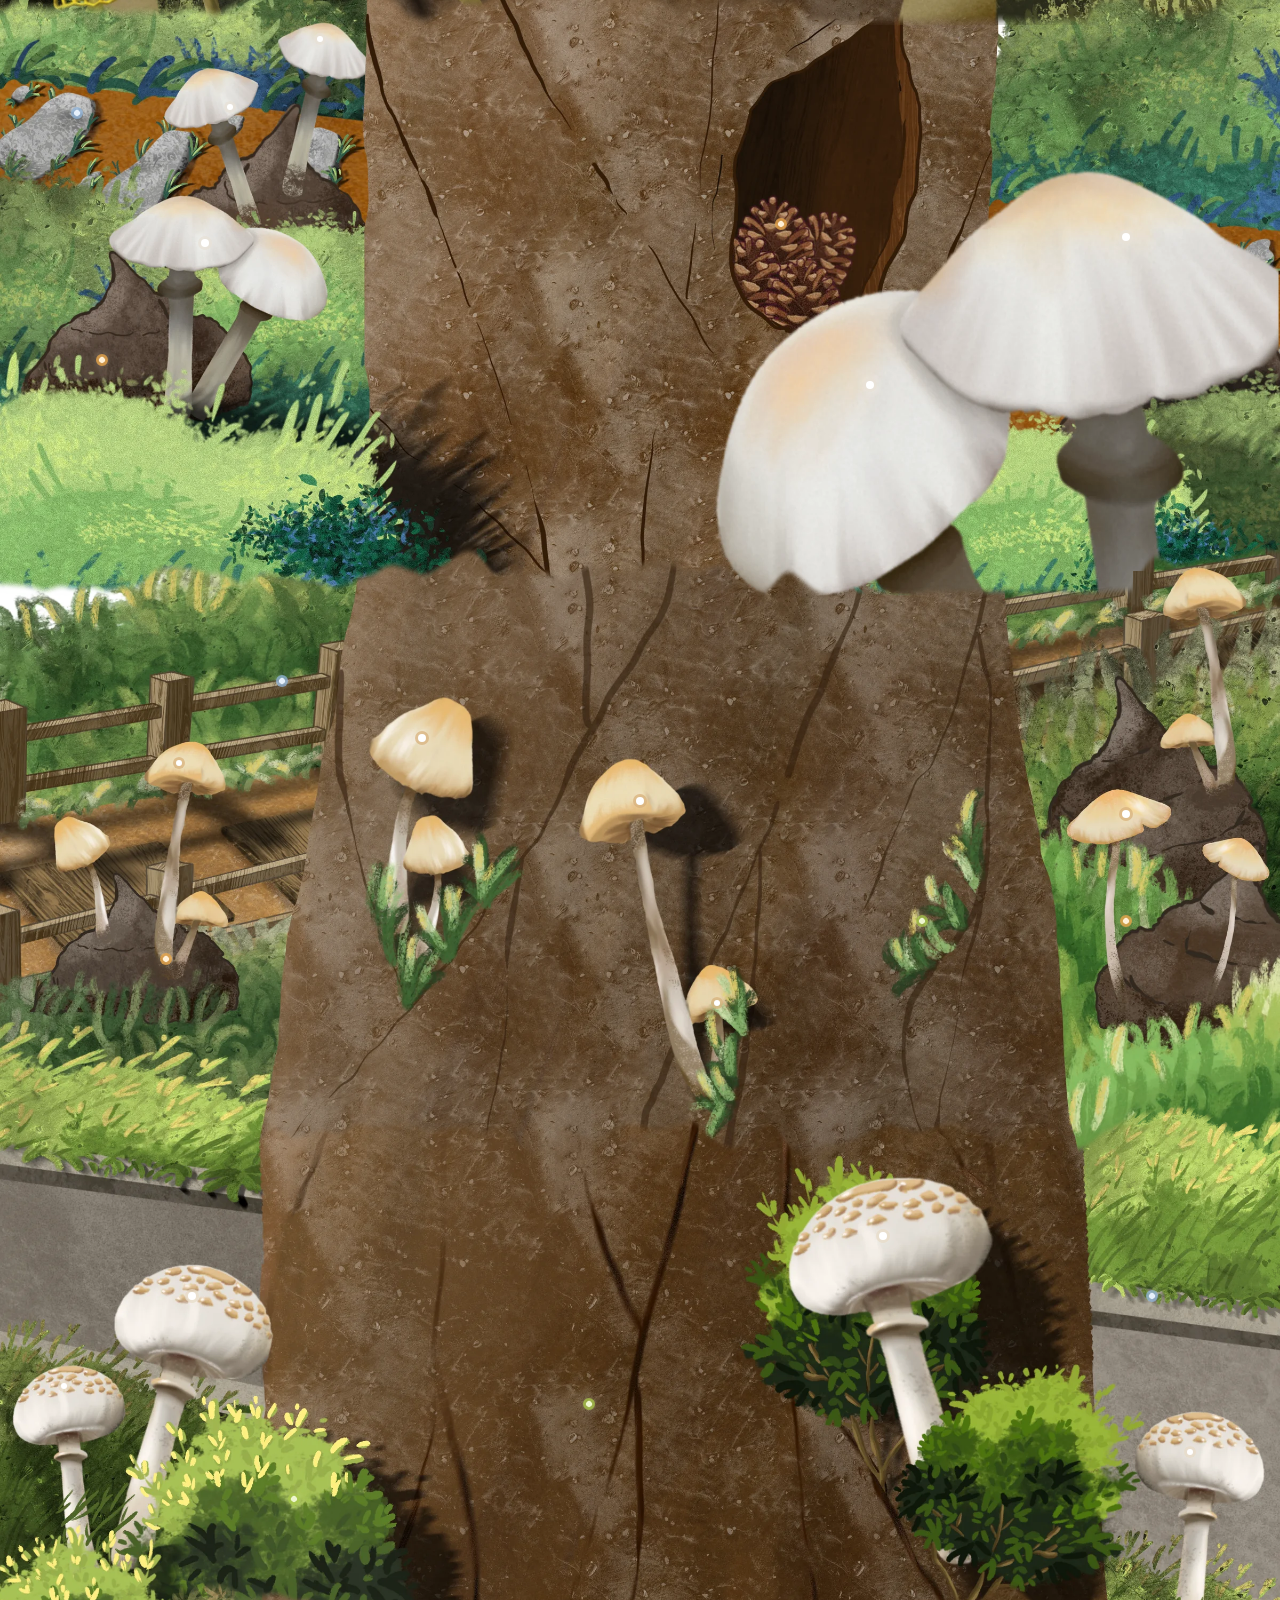
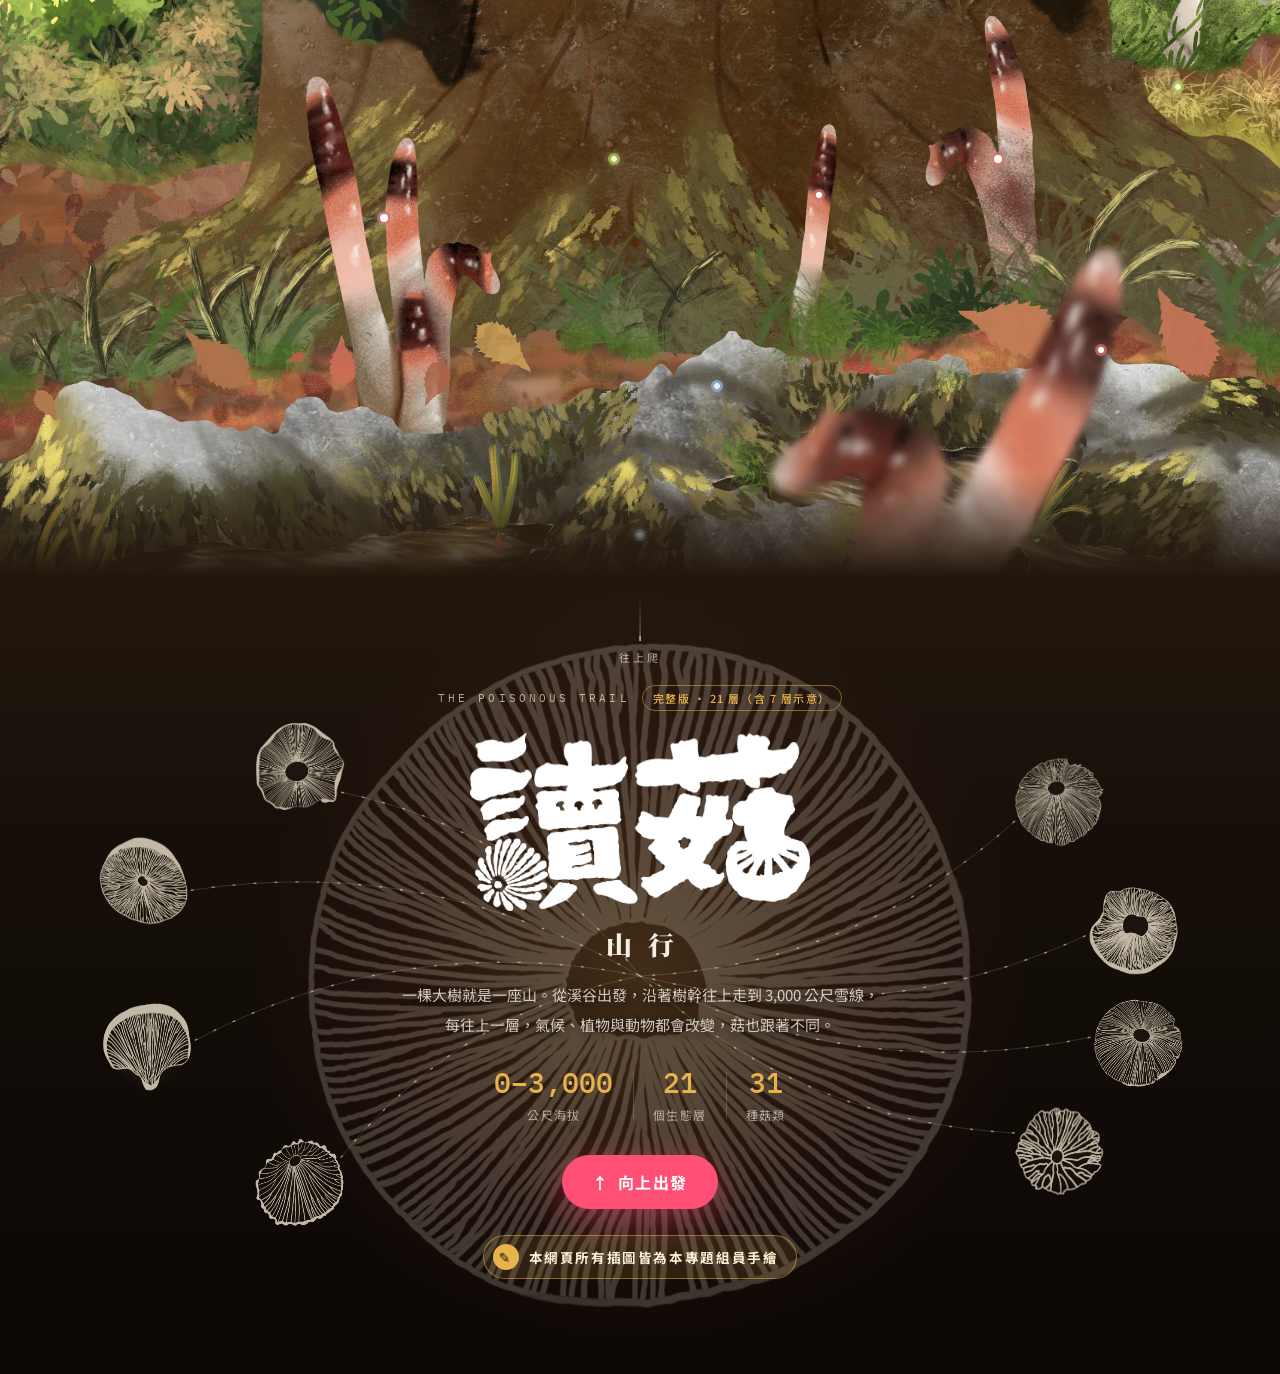
<file: dugu-trail/full.html>
<!doctype html>
<!-- 由 _tools/make_full.py 從 index.html 產生，請改 index.html 後重跑 -->
<html lang="zh-Hant">
<head>
<meta charset="utf-8">
<meta name="viewport" content="width=device-width, initial-scale=1, viewport-fit=cover">
<title>讀菇山行 The Poisonous Trail｜完整 21 層版</title>
<meta name="description" content="沿著一棵大樹，由山腳溪谷往上走到 3,000 公尺雪線，認識沿路生長的毒菇與牠們的環境。">
<link rel="preconnect" href="https://fonts.googleapis.com">
<link rel="preconnect" href="https://fonts.gstatic.com" crossorigin>
<link href="https://fonts.googleapis.com/css2?family=Noto+Sans+TC:wght@400;500;700;900&family=Noto+Serif+TC:wght@600;900&family=IBM+Plex+Mono:wght@400;500&family=Cormorant+Garamond:ital,wght@1,500;1,600&display=swap" rel="stylesheet">
<link rel="stylesheet" href="css/site.css?v=26">
<link rel="icon" href="img/favicon.ico" sizes="any">
<link rel="icon" type="image/png" sizes="32x32" href="img/favicon-32.png">
<link rel="icon" type="image/png" sizes="192x192" href="img/favicon-192.png">
<link rel="apple-touch-icon" href="img/apple-touch-icon.png">
</head>
<body class="is-loading" data-filter="all">

<div id="sky" aria-hidden="true"></div>

<header class="top">
  <a class="top-logo" href="#" data-go="0" aria-label="回到山腳"><img src="img/logo-white.png" alt="讀菇"></a>
  <div class="top-title"><b>讀菇山行</b><span>The Poisonous Trail</span></div>
  <nav class="top-nav">
    <a class="tb tb-home" href="../index.html" title="回到讀菇專題主網站"><span class="tb-ico">⌂</span><span class="tb-txt">讀菇首頁</span></a>
    <button class="tb" id="btnHint" title="閃一下目前畫面中的菇點"><span class="tb-ico">✦</span><span class="tb-txt">找菇</span></button>
    <button class="tb" id="btnDex"><span class="tb-ico">◉</span><span class="tb-txt">圖鑑</span><span class="tb-count" id="foundCount">0/0</span></button>
    <a class="tb tb-ver" href="index.html" title="切換到只有已完成插畫的版本"><span class="tb-ico">▣</span><span class="tb-txt">插畫版</span></a>
    <button class="tb tb-wheel" id="btnWheel" aria-pressed="false" title="滾輪每滾一下移動一層；開啟後改成往下滾＝往上爬"><span class="tb-ico">⇅</span><span class="tb-txt">反向滾動</span></button>
  </nav>
</header>

<nav class="filter" aria-label="場景篩選">
  <span class="ft-k">場景</span>
  <button data-filter="all" class="on">全部</button>
  <button data-filter="mush" style="--fc:#ff4f74">菇類</button>
  <button data-filter="plant" style="--fc:#a9c94a">植物</button>
  <button data-filter="animal" style="--fc:#e7a64a">動物</button>
  <button data-filter="land" style="--fc:#8fb3d9">地景</button>
</nav>

<aside class="rail" id="rail" aria-label="海拔">
  <div class="rail-read">
    <div class="rail-num"><span id="altNum">0</span><small>m</small></div>
    <div class="rail-sub" id="altSub">山腳・菌絲層</div>
  </div>
  <div class="rail-scale" id="railScale">
    <div class="rail-fill" id="railFill"></div>
    <div class="rail-mark" id="railMark"><i></i></div>
  </div>
  <button class="rail-toggle" id="railToggle" aria-pressed="false" title="顯示／收合所有高度說明"><span class="rt-ico">☰</span><span class="rt-txt">展開高度說明</span></button>
</aside>

<aside class="panel" id="panel" aria-live="polite"></aside>

<main id="trail">
  <section class="summit" id="summit">
    <div class="summit-in">
      <p class="kicker">STAGE 21 ／ 3,000 m</p>
      <h2 class="summit-h">你登頂了</h2>
      <p class="summit-p">從溪谷一路往上，氣溫下降了約 18°C，空氣中的氧氣只剩海平面的七成。<br>沿途你發現了 <b id="sumFound">0</b> 種菇類。</p>
      <div class="summit-dex" id="summitDex"></div>
      <p class="hand-note"><span class="hn-ico" aria-hidden="true">✎</span>本網頁所有插圖皆為本專題組員手繪</p>
      <div class="summit-cta">
        <button class="btn btn-light" data-go="0">↓ 回到山腳</button>
        <button class="btn btn-ghost" data-open-dex>打開圖鑑</button>
      </div>
    </div>
    <svg class="summit-snow" viewBox="0 0 1000 160" preserveAspectRatio="none" aria-hidden="true">
      <path d="M0 90 C120 50 210 110 330 70 S560 40 660 80 S860 50 1000 70 L1000 160 L0 160Z" fill="#eef3f8"/>
      <path d="M0 120 C160 90 260 130 420 105 S700 90 820 115 S940 100 1000 108 L1000 160 L0 160Z" fill="#fff"/>
    </svg>
  </section>

  <div class="column" id="column"></div>

  <section class="ground" id="ground">
    <div class="hero" id="hero" aria-hidden="true">
      <div class="hero-glow"></div>
      <canvas class="hero-spores" id="sporeCv"></canvas>
      <div class="hero-stage" id="heroStage">
        <svg class="hero-net" id="heroNet"></svg>
        <img class="hero-disc" src="img/gill/muscaria-light.webp" alt="" draggable="false">
        <div class="hero-ring" id="heroRing"></div>
      </div>
      <div class="hero-cue"><i></i><span>往上爬</span></div>
    </div>
    <div class="ground-in">
      <p class="hero-eyebrow"><span>THE POISONOUS TRAIL</span><b data-ver-label>完整版 ・ 21 層（含 7 層示意）</b></p>
      <img class="ground-logo" src="img/logo-white.png" alt="讀菇">
      <p class="ground-sub">山行</p>
      <p class="ground-p">一棵大樹就是一座山。從溪谷出發，沿著樹幹往上走到 3,000 公尺雪線，<br>每往上一層，氣候、植物與動物都會改變，菇也跟著不同。</p>
      <ul class="ground-stats">
        <li><b data-count="3000" data-prefix="0–">0–3,000</b><span>公尺海拔</span></li>
        <li><b data-count="21" data-count-layers>21</b><span>個生態層</span></li>
        <li><b id="statMush" data-count="0">0</b><span>種菇類</span></li>
      </ul>
      <button class="btn btn-go" data-go="1"><span class="arrow">↑</span> 向上出發</button>
      <p class="hand-note"><span class="hn-ico" aria-hidden="true">✎</span>本網頁所有插圖皆為本專題組員手繪</p>
    </div>
  </section>
</main>

<div id="focus" aria-hidden="true"></div>
<div id="night" aria-hidden="true"></div>
<div id="fog" aria-hidden="true"><i></i><i></i><i></i></div>
<div id="frost" aria-hidden="true"></div>
<canvas id="fx" aria-hidden="true"></canvas>

<div class="banner" id="banner" aria-hidden="true"></div>
<div class="toast" id="toast" role="status"></div>

<div class="scrim" id="scrim"></div>
<article class="drawer" id="drawer" role="dialog" aria-modal="true" aria-labelledby="dwName" hidden></article>

<div class="book-lb" id="bookLb" role="dialog" aria-modal="true" aria-label="書頁圖解" hidden>
  <figure><img alt=""><figcaption class="bl-cap"></figcaption></figure>
  <button class="x" data-close-book aria-label="關閉">×</button>
</div>

<div class="dex" id="dex" role="dialog" aria-modal="true" aria-label="菇類圖鑑" hidden>
  <div class="dex-in">
    <header class="dex-head">
      <div><p class="kicker">讀菇山行 ／ FIELD INDEX</p><h2>沿路菇類圖鑑</h2></div>
      <button class="x" data-close-dex aria-label="關閉">×</button>
    </header>
    <div class="dex-grid" id="dexGrid"></div>
    <p class="dex-note">本網頁所有插圖皆為本專題組員手繪。內容為專題示意資料，菇類辨識請以專業圖鑑為準。<b>只觀察，不採食。</b></p>
  </div>
</div>

<script>window.TRAIL_FULL = true;   /* 補上還沒有插畫的層（示意畫面） */</script>
<script src="js/data.js?v=15"></script>
<script src="js/mush-geom.js?v=5"></script>
<script src="js/art.js?v=2"></script>
<script src="js/app.js?v=28"></script>
</body>
</html>
</file>
<file: css/home.css>
/* 讀菇 主網站：插圖為主、黑色樹冠框＋米白紙張（取自 A0 主視覺海報） */
:root {
  --ink: #14130f;
  --ink-2: #2b2820;
  --paper: #f4eee2;
  --paper-2: #ebe3d2;
  --line: rgba(20, 19, 15, .14);
  --mute: rgba(20, 19, 15, .6);
  --moss: #5f7a34;
  --leaf: #8fae4a;
  --poison: #c8463e;
  --mustard: #d9a62b;
  --sans: 'Noto Sans TC', system-ui, -apple-system, 'PingFang TC', sans-serif;
  --serif: 'Noto Serif TC', 'Songti TC', serif;
  --mono: 'IBM Plex Mono', ui-monospace, Menlo, monospace;
  --latin: 'Cormorant Garamond', Georgia, serif;
  --ease: cubic-bezier(.2, .8, .2, 1);
  --wrap: min(1200px, 100% - 48px);
}
*, *::before, *::after { box-sizing: border-box; }
html { scroll-behavior: smooth; }
body { margin: 0; font-family: var(--sans); color: var(--ink); background: var(--paper); -webkit-font-smoothing: antialiased; overflow-x: hidden; line-height: 1.7; }
img { display: block; max-width: 100%; }
a { color: inherit; }
button { font: inherit; color: inherit; cursor: pointer; }
.wrap { width: var(--wrap); margin-inline: auto; }
.kicker { font-family: var(--mono); font-size: 11.5px; letter-spacing: .18em; text-transform: uppercase; color: var(--mute); margin: 0 0 14px; display: flex; align-items: center; gap: 10px; }
.kicker::before { content: ''; width: 26px; height: 1px; background: currentColor; }
.h2 { font-family: var(--serif); font-weight: 900; font-size: clamp(34px, 5.2vw, 68px); line-height: 1.12; letter-spacing: .04em; margin: 0 0 18px; }
.h2 em { font-style: normal; color: var(--poison); }
.lead { font-size: clamp(16px, 1.4vw, 19px); color: var(--ink-2); max-width: 36em; margin: 0 0 18px; }
.sci { font-family: var(--latin); font-style: italic; font-weight: 500; }
.btn { display: inline-flex; align-items: center; gap: 10px; padding: 14px 24px; border-radius: 99px; font-weight: 700; letter-spacing: .06em; text-decoration: none; border: 1.5px solid var(--ink); transition: transform .3s var(--ease), background .3s, color .3s; }
.btn:hover { transform: translateY(-2px); }
.btn-ink { background: var(--ink); color: var(--paper); }
.btn-ink:hover { background: var(--poison); border-color: var(--poison); }
.btn-line { background: transparent; }
.btn-line:hover { background: var(--ink); color: var(--paper); }
.btn .arr { transition: transform .3s var(--ease); }
.btn:hover .arr { transform: translateX(4px); }

/* ---------- 頁首 ---------- */
.nav { position: fixed; z-index: 50; inset: 0 0 auto; display: flex; align-items: center; gap: 28px; padding: 16px clamp(16px, 3vw, 40px); transition: background .4s, color .4s, padding .4s; color: #fff; }
.nav-logo { display: flex; align-items: center; gap: 12px; text-decoration: none; }
.nav-logo img { height: 34px; width: auto; }
.nav-logo .ink { display: none; }
.nav-logo span { font-family: var(--mono); font-size: 10.5px; letter-spacing: .14em; line-height: 1.35; opacity: .85; }
.nav-links { display: flex; gap: 4px; margin-left: auto; }
.nav-links a { text-decoration: none; font-size: 14px; letter-spacing: .08em; padding: 8px 12px; border-radius: 99px; transition: background .25s; }
.nav-links a:hover, .nav-links a.on { background: rgba(255, 255, 255, .16); }
.nav-cta { text-decoration: none; font-size: 14px; font-weight: 700; letter-spacing: .06em; padding: 9px 18px; border-radius: 99px; background: #fff; color: var(--ink); white-space: nowrap; transition: background .25s, color .25s; }
.nav-cta:hover { background: var(--poison); color: #fff; }
.nav.solid { background: rgba(244, 238, 226, .92); color: var(--ink); padding-block: 10px; box-shadow: 0 1px 0 var(--line); }
.nav.solid .nav-logo .ink { display: block; }
.nav.solid .nav-logo .white { display: none; }
.nav.solid .nav-links a:hover, .nav.solid .nav-links a.on { background: rgba(20, 19, 15, .07); }
.nav.solid .nav-cta { background: var(--ink); color: var(--paper); }
.nav-menu { display: none; margin-left: auto; background: none; border: 1.5px solid currentColor; border-radius: 99px; padding: 6px 14px; font-size: 13px; }
@media (max-width: 900px) {
  .nav-links { display: none; position: absolute; top: 100%; left: 12px; right: 12px; flex-direction: column; background: var(--paper); color: var(--ink); border-radius: 18px; padding: 10px; box-shadow: 0 20px 50px rgba(0, 0, 0, .25); }
  .nav.open .nav-links { display: flex; }
  .nav-menu { display: block; }
  .nav-cta { display: none; }
  .nav-logo span { display: none; }
}

/* ---------- 開場：三層樹冠環，一層層穿過走進森林 ---------- */
:root { --forest: #0b110a; --forest-2: #15211a; --moss-d: #1d2c18; }
.hero { position: relative; height: 330vh; background: var(--forest); }
.hero-stick { position: sticky; top: 0; height: 100vh; height: 100svh; overflow: hidden; background: var(--forest); }
.scene { position: absolute; inset: 0; transform-origin: 50% 66%; will-change: transform; overflow: hidden; }
.sky { position: absolute; inset: 0; background:
  radial-gradient(120vh 60vh at 50% 18%, #fffbea 0%, rgba(255, 251, 234, 0) 70%),
  linear-gradient(180deg, #e9efdc 0%, #f5f1df 30%, #e8ecd2 52%, #c8d8ac 74%, #9fb87a 100%); }
.sun { position: absolute; left: 50%; top: 16%; width: 80vh; height: 80vh; transform: translate(-50%, -50%); border-radius: 50%; background: radial-gradient(circle, rgba(255, 244, 205, .95), rgba(255, 238, 190, .35) 32%, rgba(255, 246, 214, 0) 66%); animation: breathe 9s ease-in-out infinite alternate; }
@keyframes breathe { to { transform: translate(-50%, -50%) scale(1.08); opacity: .85; } }
.rays { position: absolute; left: 50%; top: -12vh; width: 0; height: 0; z-index: 2; pointer-events: none; }
.rays i { position: absolute; left: 0; top: 0; width: 13vh; height: 130vh; transform-origin: 50% 0; background: linear-gradient(180deg, rgba(255, 246, 214, .55), rgba(255, 246, 214, 0) 85%); filter: blur(10px); opacity: .5; animation: ray 11s ease-in-out infinite alternate; }
.rays i:nth-child(1) { rotate: 24deg; animation-delay: -2s; width: 9vh; }
.rays i:nth-child(2) { rotate: 11deg; animation-delay: -5s; }
.rays i:nth-child(3) { rotate: -4deg; animation-delay: -1s; width: 18vh; }
.rays i:nth-child(4) { rotate: -17deg; animation-delay: -7s; width: 8vh; }
.rays i:nth-child(5) { rotate: -30deg; animation-delay: -3.5s; }
@keyframes ray { 0% { opacity: .18; translate: -50% 0; } 60% { opacity: .55; } 100% { opacity: .3; translate: calc(-50% + 3vh) 0; } }
.haze { position: absolute; left: 0; right: 0; pointer-events: none; }
.haze.h1 { bottom: 14vh; height: 30vh; background: linear-gradient(180deg, rgba(238, 241, 222, 0), rgba(238, 241, 222, .75) 60%, rgba(220, 230, 196, .2)); }
.haze.h2 { bottom: 4vh; height: 22vh; background: linear-gradient(180deg, rgba(226, 234, 204, 0), rgba(226, 234, 204, .55) 70%, rgba(226, 234, 204, 0)); animation: drift 14s ease-in-out infinite alternate; }
@keyframes drift { to { transform: translateX(4vw); opacity: .7; } }
.lyr { position: absolute; inset: 0; pointer-events: none; will-change: transform; }
.lyr img, .lyr .mu { position: absolute; bottom: var(--b, 0); left: calc(50% + var(--x) * 1vh); height: calc(var(--h) * 1vh); width: auto; max-width: none; transform: translateX(-50%) scaleX(var(--f, 1)); }
.lyr-alp img { filter: saturate(.7) brightness(1.06) contrast(.92); opacity: .9; }
.lyr-far img { filter: saturate(.6) brightness(1.1) blur(.5px); opacity: .7; }
.lyr-panel img { filter: saturate(.92); }
.lyr-mid img { filter: saturate(.9); }
/* 風：每棵樹、每叢草各自用不同節奏擺動 */
.lyr .sw { transform-origin: 50% 100%; animation: wind var(--wd, 7s) ease-in-out infinite alternate; animation-delay: var(--wdl, 0s); }
@keyframes wind { from { transform: translateX(-50%) scaleX(var(--f, 1)) rotate(-.7deg); } to { transform: translateX(-50%) scaleX(var(--f, 1)) rotate(.9deg); } }
.hero-logo { position: absolute; left: 50%; top: 35%; transform: translate(-50%, -50%); text-align: center; z-index: 3; will-change: transform, opacity; }
.hero-logo img { width: min(28vh, 56vw); margin: 0 auto; filter: drop-shadow(0 6px 24px rgba(255, 252, 236, .9)); }
.hero-logo p { margin: 10px 0 0; font-family: var(--serif); font-weight: 600; letter-spacing: .5em; font-size: clamp(12px, 1.7vh, 16px); padding-left: .5em; }
.hero-logo small { display: block; font-family: var(--latin); font-style: italic; letter-spacing: .08em; font-size: clamp(13px, 1.9vh, 18px); color: var(--mute); }
.torch { position: absolute; left: 0; top: 0; width: 46vh; height: 46vh; margin: -23vh 0 0 -23vh; border-radius: 50%; pointer-events: none; z-index: 4; background: radial-gradient(circle, rgba(255, 240, 196, .38), rgba(255, 240, 196, 0) 65%); opacity: 0; transition: opacity .6s; }
.hero:hover .torch { opacity: 1; }
.mu { pointer-events: auto; background: none; border: 0; padding: 0; transform-origin: 50% 100%; }
.mu img { position: static; height: 100%; width: auto; transform: none; transform-origin: 50% 100%; animation: sway calc(5s + var(--d, 0) * 1s) ease-in-out infinite alternate; animation-delay: calc(var(--d, 0) * -1.7s); filter: drop-shadow(0 10px 8px rgba(40, 50, 20, .18)); transition: translate .5s var(--ease), scale .5s var(--ease), filter .3s; }
.mu:hover img, .mu:focus-visible img { animation-play-state: paused; translate: 0 -6px; scale: 1.06; filter: drop-shadow(0 16px 14px rgba(40, 50, 20, .28)) drop-shadow(0 0 18px rgba(255, 246, 200, .9)); }
.mu .tag { position: absolute; left: 50%; bottom: calc(100% + 6px); transform: translate(-50%, 6px); white-space: nowrap; font-size: 13px; font-weight: 700; letter-spacing: .06em; background: var(--ink); color: #fff; padding: 5px 11px; border-radius: 99px; opacity: 0; transition: .3s var(--ease); pointer-events: none; }
.mu:hover .tag, .mu:focus-visible .tag { opacity: 1; transform: translate(-50%, 0); }
@keyframes sway { from { transform: rotate(-1.4deg); } to { transform: rotate(1.4deg); } }
#spores { position: absolute; inset: 0; z-index: 5; pointer-events: none; }
/* 樹冠環：寬版樹冠（3200×2262），洞口中心約在 50% / 56% */
.rings { position: absolute; inset: 0; z-index: 6; pointer-events: none; }
/* 樹冠的明暗：靠洞口透光、外圍沉暗，色塊不再平 */
.rings::after { content: ''; position: absolute; inset: 0; z-index: 4; pointer-events: none; background:
  radial-gradient(60vh 70vh at 50% 52%, rgba(255, 236, 180, .16), rgba(255, 236, 180, 0) 70%),
  radial-gradient(120vw 120vh at 50% 55%, rgba(0, 0, 0, 0) 40%, rgba(3, 6, 3, .55) 100%),
  linear-gradient(180deg, rgba(120, 150, 80, .12), rgba(0, 0, 0, 0) 40%, rgba(0, 0, 0, .25)); opacity: var(--shade, 1); }
.ring { position: absolute; left: 50%; top: 50%; height: 116vh; aspect-ratio: 3200 / 2262; translate: -50% -48%; transform-origin: 50% 56%; will-change: transform, opacity; }
.ring img { width: 100%; height: 100%; animation: canopy 9s ease-in-out infinite alternate; transform-origin: 50% 20%; }
.ring::after { content: ''; position: absolute; inset: 1px; box-shadow: 0 0 0 60vmax var(--rc); pointer-events: none; }
.r-front { --rc: #0b110a; }
.r-mid { --rc: #18251a; }
.r-mid img { scale: -1 1; animation-duration: 11s; animation-delay: -4s; }
.r-back { --rc: #2b3f26; }
.r-back img { filter: blur(1.2px); animation-duration: 13s; animation-delay: -7s; }
@keyframes canopy { from { rotate: -.5deg; translate: -.4% 0; } to { rotate: .5deg; translate: .4% .3%; } }
.dapple { position: absolute; inset: 0; z-index: 7; pointer-events: none; opacity: .55; background:
  radial-gradient(9vh 6vh at 18% 22%, rgba(140, 170, 90, .35), transparent 70%),
  radial-gradient(7vh 5vh at 82% 30%, rgba(140, 170, 90, .3), transparent 70%),
  radial-gradient(11vh 7vh at 74% 82%, rgba(110, 140, 70, .25), transparent 70%),
  radial-gradient(8vh 5vh at 12% 78%, rgba(110, 140, 70, .25), transparent 70%);
  animation: dapple 10s ease-in-out infinite alternate; transition: opacity .4s; }
@keyframes dapple { to { transform: translate(2vw, -1vh); opacity: .3; } }
.depth { position: absolute; z-index: 8; left: clamp(16px, 3vw, 40px); top: 50%; translate: 0 -50%; list-style: none; margin: 0; padding: 0 0 0 16px; color: #e7eed8; border-left: 1px solid rgba(231, 238, 216, .25); transition: opacity .5s; }
.depth li { position: relative; padding: 10px 0; opacity: .38; transition: opacity .5s, transform .5s var(--ease); }
.depth li::before { content: ''; position: absolute; left: -20.5px; top: 50%; width: 8px; height: 8px; margin-top: -4px; border-radius: 50%; background: #e7eed8; scale: .5; transition: scale .4s var(--ease), background .4s; }
.depth li.on { opacity: 1; transform: translateX(4px); }
.depth li.on::before { scale: 1; background: #c5e08a; box-shadow: 0 0 12px #c5e08a; }
.depth b { display: block; font-family: var(--serif); font-size: 15px; letter-spacing: .3em; }
.depth span { font-family: var(--latin); font-style: italic; font-size: 13px; opacity: .75; }
.hero-hint { position: absolute; z-index: 9; left: 50%; bottom: 3.5vh; transform: translateX(-50%); color: #fff; font-size: 12.5px; letter-spacing: .3em; text-align: center; background: rgba(11, 17, 10, .72); padding: 8px 16px 10px 20px; border-radius: 99px; }
.hero-hint i { position: absolute; left: 50%; top: 100%; display: block; width: 1px; height: 38px; margin: 10px auto 0; background: linear-gradient(#fff, transparent); animation: drip 2s ease-in-out infinite; transform-origin: top; }
@keyframes drip { 0% { transform: scaleY(0); } 50% { transform: scaleY(1); } 100% { transform: scaleY(1); opacity: 0; } }
.hero-say { position: absolute; z-index: 9; right: clamp(16px, 4vw, 60px); bottom: 7vh; transform: translateY(20px); width: min(380px, calc(100vw - 32px)); text-align: left; opacity: 0; transition: opacity .6s, transform .8s var(--ease); background: rgba(246, 242, 228, .88); border-radius: 22px; padding: 16px 20px; font-size: 14px; box-shadow: 0 20px 60px rgba(30, 40, 10, .2); pointer-events: none; }
.hero-say.on { opacity: 1; transform: none; }
.hero-say b { font-family: var(--serif); font-size: clamp(18px, 1.8vw, 22px); letter-spacing: .06em; display: block; margin-bottom: 6px; }
.hero-say span { color: var(--ink-2); }
/* 開場→議題：米白草叢邊 */
.hero-edge { position: absolute; z-index: 3; left: 0; right: 0; bottom: -1px; height: 80px; display: flex; align-items: flex-end; overflow: hidden; pointer-events: none; }
.hero-edge img { height: 100%; width: auto; flex: 0 0 auto; margin-right: -46px; }
@media (max-aspect-ratio: 3/4) { .ring { height: 96vh; } .hero-logo { top: 49%; } .hero-logo img { width: min(22vh, 44vw); } .hero-logo p { letter-spacing: .22em; white-space: nowrap; } .depth { display: none; } .hero-say { left: 16px; right: 16px; width: auto; } }

/* ---------- 區塊共用 ---------- */
section { position: relative; }
.sec { padding: clamp(80px, 12vw, 150px) 0; }
.rv { opacity: 0; transform: translateY(28px); transition: opacity .9s var(--ease), transform .9s var(--ease); transition-delay: var(--rd, 0s); }
.rv.in { opacity: 1; transform: none; }
.grass-edge { position: absolute; left: 0; right: 0; height: 90px; pointer-events: none; background-repeat: repeat-x; background-size: auto 100%; }

/* ---------- 議題：鮮豔的才有毒？ ---------- */
.issue { background: linear-gradient(180deg, #f4eee2, #f1ecdc 70%, #ebe8d2); overflow: hidden; isolation: isolate; }
.issue > .wrap, .books > .wrap { position: relative; z-index: 1; }
/* 樹冠落下的光影：葉影慢慢飄 */
.leafshade { position: absolute; inset: -10% -10%; z-index: 0; pointer-events: none; background: url(../img/scene/canopy-front.webp) center / 140% auto no-repeat; opacity: .07; filter: blur(7px); animation: shade 26s ease-in-out infinite alternate; }
@keyframes shade { from { transform: translate(-2%, -1%) rotate(-1deg); } to { transform: translate(2%, 2%) rotate(1deg) scale(1.04); } }
.side-art { position: absolute; z-index: 0; pointer-events: none; }
.side-art img { width: 100%; height: auto; }
.sa-l { left: -40px; bottom: -10px; width: clamp(160px, 18vw, 300px); opacity: .9; -webkit-mask-image: linear-gradient(90deg, #000 55%, transparent); mask-image: linear-gradient(90deg, #000 55%, transparent); }
.grass-row { position: absolute; z-index: 3; left: 0; right: 0; top: -58px; height: 70px; display: flex; align-items: flex-end; overflow: hidden; pointer-events: none; }
.grass-row img { height: 100%; width: auto; flex: 0 0 auto; margin-right: -46px; transform: scaleX(var(--fx, 1)); }
.grass-row.dark img { filter: brightness(.14) saturate(1.4); }
.grass-row.light img, .hero-edge img { --sil: #e4ead3; filter: brightness(0) drop-shadow(0 -300px 0 var(--sil)); transform: translateY(300px) scaleX(var(--fx, 1)); }
.hero-edge img { --sil: #f4eee2; }
.issue-grid { display: grid; grid-template-columns: 1fr 1.15fr; gap: clamp(30px, 5vw, 80px); align-items: center; }
.quiz { background: #fff; border-radius: 28px; padding: clamp(20px, 3vw, 34px); box-shadow: 0 30px 80px rgba(60, 50, 20, .12); }
.quiz-q { font-family: var(--serif); font-weight: 900; font-size: clamp(20px, 2vw, 26px); margin: 0 0 4px; }
.quiz-sub { color: var(--mute); font-size: 14px; margin: 0 0 18px; }
.quiz-row { display: grid; grid-template-columns: repeat(4, 1fr); gap: 10px; }
.qz { position: relative; background: var(--paper); border: 1.5px solid transparent; border-radius: 18px; padding: 14px 8px 12px; display: flex; flex-direction: column; align-items: center; gap: 8px; transition: transform .3s var(--ease), border-color .3s, background .3s; }
.qz:hover { transform: translateY(-4px); border-color: var(--ink); }
.qz img { height: 120px; width: auto; object-fit: contain; }
.qz b { font-size: 13.5px; letter-spacing: .04em; }
.qz .res { position: absolute; top: 8px; right: 8px; font-size: 11px; font-weight: 700; padding: 2px 8px; border-radius: 99px; color: #fff; opacity: 0; transform: scale(.6); transition: .4s var(--ease); }
.quiz.done .qz { pointer-events: none; }
.quiz.done .qz .res { opacity: 1; transform: none; }
.qz.right { background: #fdf0ee; border-color: var(--poison); }
.quiz-ans { margin-top: 18px; padding: 16px 18px; border-radius: 16px; background: var(--ink); color: var(--paper); font-size: 15px; display: none; }
.quiz-ans b { color: #ffb3a8; }
.quiz.done .quiz-ans { display: block; animation: rise .6s var(--ease); }
@keyframes rise { from { opacity: 0; transform: translateY(10px); } }
.facts { display: grid; grid-template-columns: repeat(3, 1fr); gap: 1px; background: var(--line); border-block: 1px solid var(--line); margin-top: clamp(60px, 8vw, 110px); }
.fact { background: var(--paper); padding: 30px 26px 26px; }
.fact-n { font-family: var(--serif); font-weight: 900; font-size: clamp(42px, 5vw, 68px); line-height: 1; letter-spacing: -.01em; }
.fact-n small { font-size: .4em; margin-left: 4px; letter-spacing: .1em; }
.fact p { margin: 12px 0 0; color: var(--ink-2); font-size: 15px; }
.quote { margin: clamp(60px, 8vw, 100px) auto 0; text-align: center; max-width: 900px; }
.quote q { font-family: var(--serif); font-weight: 900; font-size: clamp(26px, 3.6vw, 46px); line-height: 1.35; letter-spacing: .06em; quotes: '「' '」'; }
.quote cite { display: block; margin-top: 14px; font-style: normal; color: var(--mute); font-size: 14px; letter-spacing: .1em; }

/* ---------- 三種毒性 ---------- */
.types { background: radial-gradient(80vw 50vh at 50% 100%, #24371f, rgba(36, 55, 31, 0) 70%), linear-gradient(180deg, #0f1810, #142219 60%, #182a1c); color: var(--paper); isolation: isolate; }
.types > .wrap { position: relative; z-index: 2; }
.types-bg { position: absolute; left: 0; right: 0; bottom: 0; height: 62%; display: flex; justify-content: center; overflow: hidden; z-index: 0; pointer-events: none;
  -webkit-mask-image: linear-gradient(180deg, transparent, #000 45%); mask-image: linear-gradient(180deg, transparent, #000 45%); }
.types-bg img { height: 100%; width: auto; max-width: none; filter: brightness(.32) saturate(.7) contrast(1.1); opacity: .75; margin: 0 -2%; }
.types-bg img:nth-child(2n) { transform: scaleX(-1); }
.fireflies { position: absolute; inset: 0; z-index: 1; pointer-events: none; overflow: hidden; }
.fireflies i { position: absolute; width: 5px; height: 5px; border-radius: 50%; background: #e6f59a; box-shadow: 0 0 10px 3px rgba(214, 240, 120, .55); animation: fly var(--t) ease-in-out infinite alternate, blink calc(var(--t) * .37) ease-in-out infinite alternate; animation-delay: var(--dl); }
@keyframes fly { 0% { transform: translate(0, 0); } 50% { transform: translate(var(--dx), calc(var(--dy) * -.6)); } 100% { transform: translate(calc(var(--dx) * -.4), var(--dy)); } }
@keyframes blink { 0%, 30% { opacity: .1; } 100% { opacity: 1; } }
.floor-grass { position: absolute; left: -12vw; right: -12vw; bottom: -6px; height: 90px; display: flex; align-items: flex-end; overflow: hidden; pointer-events: none; z-index: 0; }
.floor-grass img { height: 100%; width: auto; flex: 0 0 auto; margin-right: -50px; filter: brightness(.42) saturate(.9); }
.floor-row { z-index: 1; }
.types .kicker, .types .lead { color: rgba(244, 238, 226, .7); }
.tabs { display: flex; gap: 10px; flex-wrap: wrap; margin: 26px 0 0; }
.tab { border: 1.5px solid rgba(244, 238, 226, .3); background: none; border-radius: 99px; padding: 10px 20px; font-weight: 700; letter-spacing: .08em; display: flex; gap: 10px; align-items: center; transition: .3s; }
.tab i { width: 10px; height: 10px; border-radius: 50%; background: var(--c); }
.tab small { font-family: var(--mono); font-size: 11px; opacity: .6; }
.tab.on { background: var(--paper); color: var(--ink); border-color: var(--paper); }
.type-desc { min-height: 3.4em; margin: 22px 0 0; max-width: 40em; color: rgba(244, 238, 226, .8); }
.floor { position: relative; margin-top: 40px; }
.floor::after { content: ''; position: absolute; left: -10vw; right: -10vw; bottom: 0; height: 40px; background: radial-gradient(ellipse at 50% 0, rgba(143, 174, 74, .35), transparent 70%); }
.floor-row { position: relative; min-height: clamp(260px, 26vw, 360px); display: flex; align-items: flex-end; justify-content: center; gap: clamp(4px, 1.4vw, 24px); }
.fm { position: relative; background: none; border: 0; padding: 0; display: flex; flex-direction: column; align-items: center; flex: 0 1 auto; opacity: 0; transform: translateY(40px) scale(.9); transition: opacity .6s var(--ease), transform .7s var(--ease); transition-delay: calc(var(--i) * 60ms); }
.floor.show .fm { opacity: 1; transform: none; }
.fm img { height: calc(var(--s, 1) * clamp(160px, 22vw, 300px)); width: auto; object-fit: contain; transform-origin: 50% 100%; transition: transform .4s var(--ease); filter: drop-shadow(0 14px 18px rgba(0, 0, 0, .45)); }
.fm:hover img { transform: translateY(-8px) rotate(-2deg); }
.fm span { margin-top: 10px; font-size: 13px; letter-spacing: .06em; white-space: nowrap; color: rgba(244, 238, 226, .85); }
@media (max-width: 760px) { .floor { height: auto; } .floor-row { position: static; flex-wrap: wrap; } .fm img { height: 120px; } }

/* ---------- 卷軸：毒菇山行 ---------- */
.scroll-sec { background: linear-gradient(180deg, #e4ead3, #eef0e0 55%, var(--paper)); isolation: isolate; }
.scroll-sec > .wrap { position: relative; z-index: 1; }
.scroll-bg { position: absolute; inset: 0; z-index: 0; pointer-events: none; overflow: hidden; }
.scroll-bg img { position: absolute; bottom: 0; height: 70%; width: auto; max-width: none; opacity: .22; filter: saturate(.6); -webkit-mask-image: linear-gradient(180deg, transparent, #000 40%, #000 70%, transparent); mask-image: linear-gradient(180deg, transparent, #000 40%, #000 70%, transparent); }
.scroll-bg img:first-child { right: -2%; } .scroll-bg img:last-child { right: 22%; height: 52%; opacity: .14; }
.scroll-grid { display: grid; grid-template-columns: minmax(280px, .9fr) 1.1fr; gap: clamp(30px, 6vw, 90px); align-items: center; }
.scroll { position: relative; margin-inline: auto; width: min(100%, 440px); }
.rod { position: relative; z-index: 3; height: 22px; margin: 0 -26px; border-radius: 11px; background: linear-gradient(180deg, #8a5b33, #5a3a1e 60%, #3a2412); box-shadow: 0 6px 14px rgba(0, 0, 0, .3); }
.rod::before, .rod::after { content: ''; position: absolute; top: -5px; width: 22px; height: 32px; border-radius: 8px; background: linear-gradient(180deg, #2b1c10, #120c06); }
.rod::before { left: -10px; } .rod::after { right: -10px; }
.scroll-win { position: relative; height: min(70vh, 620px); overflow: hidden; background: #fbf8f0; box-shadow: inset 0 14px 18px -12px rgba(0, 0, 0, .35), inset 0 -14px 18px -12px rgba(0, 0, 0, .35); cursor: ns-resize; }
.scroll-strip { position: absolute; left: 0; right: 0; top: 0; will-change: transform; }
.scroll-strip img { width: 100%; position: relative; }
.alt { position: absolute; z-index: 4; left: 10px; top: 50%; transform: translateY(-50%); font-family: var(--mono); font-size: 12px; background: rgba(20, 19, 15, .8); color: #fff; padding: 4px 10px; border-radius: 99px; }
.alt b { font-size: 18px; font-weight: 500; }
.feat { list-style: none; padding: 0; margin: 26px 0 30px; display: grid; grid-template-columns: 1fr 1fr; gap: 14px; }
.feat li { padding: 16px 16px 14px; border-radius: 18px; background: rgba(255, 255, 255, .6); border: 1px solid var(--line); font-size: 14.5px; }
.feat li b { display: block; font-size: 16px; margin-bottom: 2px; }
.stat-row { display: flex; gap: clamp(20px, 4vw, 50px); margin: 6px 0 0; }
.stat b { font-family: var(--serif); font-weight: 900; font-size: clamp(30px, 3.4vw, 44px); line-height: 1; display: block; }
.stat span { font-size: 13px; color: var(--mute); letter-spacing: .08em; }
.cta-row { display: flex; flex-wrap: wrap; gap: 12px; }

/* ---------- 三冊圖鑑 ---------- */
.books { background: var(--paper); overflow: hidden; isolation: isolate; }
.shelf { display: grid; grid-template-columns: repeat(3, 1fr); gap: clamp(16px, 3vw, 40px); margin-top: 40px; perspective: 1600px; }
.book { position: relative; background: none; border: 0; padding: 0; text-align: left; }
.book-cover { position: relative; aspect-ratio: 17.6 / 26; border-radius: 4px 14px 14px 4px; background: var(--bc); color: #fff; overflow: hidden; transform-origin: 0 50%; transition: transform .7s var(--ease), box-shadow .7s; box-shadow: 8px 14px 30px rgba(0, 0, 0, .25), inset 10px 0 12px -6px rgba(0, 0, 0, .35); padding: clamp(18px, 2.4vw, 30px); display: flex; flex-direction: column; }
.book:hover .book-cover, .book.on .book-cover { transform: rotateY(-16deg); box-shadow: 22px 20px 40px rgba(0, 0, 0, .3), inset 10px 0 12px -6px rgba(0, 0, 0, .35); }
.book.on .book-cover { outline: 3px solid var(--ink); outline-offset: 6px; }
.bc-sub { font-family: var(--mono); font-size: 11px; letter-spacing: .2em; opacity: .8; }
.bc-title { font-family: var(--serif); font-weight: 900; font-size: clamp(44px, 6vw, 84px); line-height: 1; letter-spacing: .12em; margin: 14px 0 4px; writing-mode: vertical-rl; }
.bc-en { font-family: var(--latin); font-style: italic; font-size: 18px; opacity: .85; margin-top: auto; }
.bc-mush { position: absolute; right: 4%; bottom: 4%; height: 44%; width: auto; max-width: 62%; object-fit: contain; object-position: bottom right; filter: drop-shadow(-8px 10px 14px rgba(0, 0, 0, .35)); transition: transform .7s var(--ease); }
.book:hover .bc-mush { transform: translate(-6px, -8px) rotate(-3deg); }
.bc-gill { position: absolute; right: -18%; top: -14%; width: 75%; opacity: .16; filter: invert(1); }
.book-meta { margin-top: 16px; }
.book-meta b { font-family: var(--serif); font-size: 20px; letter-spacing: .1em; }
.book-meta span { font-family: var(--mono); font-size: 12px; color: var(--mute); margin-left: 8px; }
.book-meta p { margin: 4px 0 0; font-size: 14.5px; color: var(--ink-2); }
.pages { margin-top: 46px; border-top: 1px solid var(--line); padding-top: 28px; }
.pages-h { display: flex; align-items: baseline; gap: 12px; flex-wrap: wrap; margin-bottom: 16px; }
.pages-h b { font-family: var(--serif); font-size: 22px; letter-spacing: .08em; }
.pages-h span { color: var(--mute); font-size: 14px; }
.pages-row { display: flex; gap: 16px; overflow-x: auto; padding: 6px 2px 18px; scroll-snap-type: x mandatory; }
.pg { flex: 0 0 auto; scroll-snap-align: start; width: clamp(240px, 30vw, 380px); background: #fff; border: 0; padding: 0; border-radius: 6px; overflow: hidden; box-shadow: 0 12px 30px rgba(0, 0, 0, .12); transition: transform .4s var(--ease); text-align: left; }
.pg:hover { transform: translateY(-5px); }
.pg img { width: 100%; aspect-ratio: 3 / 2; object-fit: cover; }
.pg span { display: block; padding: 10px 14px; font-size: 13.5px; }
.pg span em { font-family: var(--mono); font-style: normal; font-size: 11px; color: var(--mute); margin-right: 8px; }
.pg.mush { background: var(--paper-2); }
.pg.mush img { object-fit: contain; padding: 18px; background: radial-gradient(circle at 50% 80%, #fff, var(--paper-2)); }

/* ---------- 產品預告 ---------- */
.prod-teaser { background: var(--paper-2); }
.tiles { display: grid; grid-template-columns: 1.25fr 1fr 1fr; gap: 18px; margin-top: 40px; }
.tile { position: relative; display: block; border-radius: 26px; overflow: hidden; text-decoration: none; color: #fff; min-height: 440px; background: var(--ink); isolation: isolate; }
.tile img.bg { position: absolute; inset: 0; width: 100%; height: 100%; object-fit: cover; z-index: -1; transition: transform 1.2s var(--ease); }
.tile:hover img.bg { transform: scale(1.05); }
.tile::after { content: ''; position: absolute; inset: 0; z-index: -1; background: linear-gradient(180deg, transparent 45%, rgba(10, 9, 6, .78)); }
.tile-txt { position: absolute; left: 24px; right: 24px; bottom: 22px; }
.tile-txt small { font-family: var(--mono); font-size: 11px; letter-spacing: .18em; opacity: .8; }
.tile-txt b { display: block; font-family: var(--serif); font-size: clamp(24px, 2.4vw, 32px); letter-spacing: .08em; margin: 4px 0; }
.tile-txt span { font-size: 14px; opacity: .85; }
.tile-count { position: absolute; top: 18px; right: 18px; font-family: var(--mono); font-size: 12px; background: rgba(255, 255, 255, .9); color: var(--ink); padding: 4px 12px; border-radius: 99px; }
.tile.cards { background: #2f3a24; }
.fan { position: absolute; inset: 0 0 90px; display: flex; align-items: center; justify-content: center; z-index: -1; }
.fan img { position: absolute; width: 38%; filter: drop-shadow(0 14px 20px rgba(0, 0, 0, .45)); transition: transform .7s var(--ease); transform: rotate(calc(var(--r) * 1deg)) translateX(calc(var(--r) * 6px)); }
.tile.cards:hover .fan img { transform: rotate(calc(var(--r) * 1.8deg)) translateX(calc(var(--r) * 14px)) translateY(-6px); }

/* ---------- 頁尾 ---------- */
.foot { background: var(--ink); color: var(--paper); padding: 120px 0 40px; position: relative; }
.foot-grass { position: absolute; left: 0; right: 0; top: -70px; height: 90px; display: flex; align-items: flex-end; overflow: hidden; pointer-events: none; }
.foot-grass img { height: 100%; width: auto; filter: brightness(0) saturate(0); opacity: .97; margin-right: -40px; flex: 0 0 auto; }
.foot-say { font-family: var(--serif); font-weight: 900; font-size: clamp(30px, 4.6vw, 62px); line-height: 1.3; letter-spacing: .06em; margin: 0 0 40px; }
.foot-say em { font-style: normal; color: #ffb3a8; }
.foot-row { display: flex; flex-wrap: wrap; gap: 30px; justify-content: space-between; align-items: flex-end; border-top: 1px solid rgba(244, 238, 226, .15); padding-top: 26px; font-size: 13.5px; color: rgba(244, 238, 226, .65); }
.foot-row img { height: 46px; width: auto; }
.foot-links { display: flex; gap: 18px; flex-wrap: wrap; }
.foot-links a { text-decoration: none; color: var(--paper); }
.foot-links a:hover { color: #ffb3a8; }

/* ---------- 菇的說明卡（彈出） ---------- */
.modal { position: fixed; inset: 0; z-index: 100; display: grid; place-items: center; padding: 20px; background: rgba(12, 11, 8, .72); backdrop-filter: blur(6px); opacity: 0; transition: opacity .35s; }
.modal.on { opacity: 1; }
.modal[hidden] { display: none; }
.md-box { position: relative; width: min(920px, 100%); max-height: calc(100vh - 40px); overflow: auto; background: var(--paper); border-radius: 26px; display: grid; grid-template-columns: .9fr 1.1fr; transform: translateY(20px) scale(.97); transition: transform .5s var(--ease); }
.modal.on .md-box { transform: none; }
.md-art { background: radial-gradient(circle at 50% 70%, #fff, var(--paper-2)); display: grid; place-items: center; padding: 26px; min-height: 380px; }
.md-art img { max-height: 520px; width: auto; filter: drop-shadow(0 18px 26px rgba(40, 30, 10, .22)); }
.md-art img.cut { max-height: 340px; border-radius: 0; filter: drop-shadow(0 16px 18px rgba(0, 0, 0, .2)); }
.md-txt { padding: clamp(24px, 3vw, 40px); }
.md-chip { display: inline-flex; gap: 8px; align-items: center; font-size: 12.5px; font-weight: 700; padding: 4px 12px; border-radius: 99px; color: #fff; background: var(--c); letter-spacing: .08em; }
.md-band { font-family: var(--mono); font-size: 11.5px; color: var(--mute); margin-left: 8px; letter-spacing: .08em; }
.md-txt h3 { font-family: var(--serif); font-weight: 900; font-size: clamp(30px, 3.4vw, 42px); margin: 16px 0 0; letter-spacing: .06em; line-height: 1.2; }
.md-txt .sci { font-size: 20px; color: var(--mute); }
.md-txt p { margin: 16px 0; }
.md-gill { display: flex; gap: 14px; align-items: center; padding: 12px; border-radius: 16px; background: #fff; margin: 18px 0; }
.md-gill img { width: 76px; height: 76px; object-fit: contain; }
.md-gill span { font-size: 13.5px; color: var(--ink-2); }
.md-acts { display: flex; flex-wrap: wrap; gap: 10px; margin-top: 20px; }
.md-acts .btn { padding: 11px 18px; font-size: 14px; }
.md-x { position: absolute; top: 12px; right: 12px; z-index: 2; width: 40px; height: 40px; border-radius: 50%; border: 0; background: var(--ink); color: #fff; font-size: 20px; line-height: 1; }
.md-warn { font-size: 13px; color: var(--poison); font-weight: 700; }
.lb { position: fixed; inset: 0; z-index: 110; background: rgba(12, 11, 8, .9); display: grid; place-items: center; padding: 30px; }
.lb[hidden] { display: none; }
.lb img { max-width: 100%; max-height: calc(100vh - 100px); }
.lb p { color: #fff; margin: 12px 0 0; text-align: center; font-size: 14px; }
@media (max-width: 760px) { .md-box { grid-template-columns: 1fr; } .md-art { min-height: 0; } .md-art img { max-height: 340px; } }

@media (max-width: 900px) {
  .issue-grid, .scroll-grid { grid-template-columns: 1fr; }
  .facts { grid-template-columns: 1fr; }
  .shelf { grid-template-columns: 1fr; max-width: 360px; margin-inline: auto; }
  .tiles { grid-template-columns: 1fr; }
  .tile { min-height: 360px; }
  .feat { grid-template-columns: 1fr; }
  .quiz-row { grid-template-columns: repeat(2, 1fr); }
}
@media (prefers-reduced-motion: reduce) {
  .mu img { animation: none; }
  .rv { opacity: 1; transform: none; }
}

/* =========================================================
   v3（2026-11-25）：咖啡色系、霧中開場、俐落交界、細緻排版
   ========================================================= */
:root {
  --ink: #231b14;
  --ink-2: #4a3d31;
  --paper: #f2ebdf;
  --paper-2: #e7dcca;
  --kraft: #d9c9ae;
  --line: rgba(35, 27, 20, .13);
  --mute: rgba(35, 27, 20, .56);
  --poison: #b4442f;
  --moss: #6d7440;
  --forest: #120e0a;
  --bark: #2a2119;
  --bark-2: #3a2e22;
}
body { background: var(--paper); color: var(--ink); }

/* ---- 字級：標題收小，層次靠粗細、大小、留白 ---- */
.kicker { font-size: 11px; letter-spacing: .22em; margin-bottom: 18px; }
.kicker b { font-weight: 500; color: var(--ink); }
.kicker::before { width: 34px; }
.h2 { font-size: clamp(28px, 3.3vw, 46px); line-height: 1.28; letter-spacing: .05em; margin-bottom: 22px; }
.lead { font-size: clamp(15px, 1.1vw, 17px); line-height: 1.95; max-width: 34em; color: var(--ink-2); }
.sec { padding: clamp(90px, 11vw, 160px) 0; }
.btn { padding: 13px 22px; font-size: 14.5px; }

/* ---- 頁首 ---- */
.nav.solid { background: rgba(242, 235, 223, .92); }
.nav-links a { font-size: 13.5px; }

/* ---- 開場：暖色天空、咖啡樹冠、霧 ---- */
.hero, .hero-stick { background: var(--forest); }
.sky { background:
  radial-gradient(120vh 60vh at 50% 18%, #fff6e2 0%, rgba(255, 246, 226, 0) 70%),
  linear-gradient(180deg, #efe3cb 0%, #f4ecdb 30%, #e9dfc4 52%, #cdbf95 76%, #a39468 100%); }
.haze.h1 { background: linear-gradient(180deg, rgba(240, 230, 208, 0), rgba(240, 230, 208, .78) 60%, rgba(226, 214, 186, .2)); }
.haze.h2 { background: linear-gradient(180deg, rgba(232, 220, 196, 0), rgba(232, 220, 196, .55) 70%, rgba(232, 220, 196, 0)); }
.lyr-alp img { filter: sepia(.25) saturate(.65) brightness(1.04) contrast(.92); }
.lyr-far img { filter: sepia(.3) saturate(.55) brightness(1.08) blur(.5px); }
.lyr-panel img { filter: sepia(.12) saturate(.9); }
.r-front { --rc: #120e0a; }
.r-mid { --rc: #2a2118; }
.r-back { --rc: #463a29; }
.rings::after { background:
  radial-gradient(60vh 70vh at 50% 52%, rgba(255, 228, 170, .14), rgba(255, 228, 170, 0) 70%),
  radial-gradient(120vw 120vh at 50% 55%, rgba(0, 0, 0, 0) 40%, rgba(8, 5, 2, .6) 100%),
  linear-gradient(180deg, rgba(150, 120, 70, .1), rgba(0, 0, 0, 0) 40%, rgba(0, 0, 0, .25)); }
.dapple { background:
  radial-gradient(9vh 6vh at 18% 22%, rgba(190, 150, 80, .28), transparent 70%),
  radial-gradient(7vh 5vh at 82% 30%, rgba(190, 150, 80, .24), transparent 70%),
  radial-gradient(11vh 7vh at 74% 82%, rgba(150, 110, 60, .22), transparent 70%),
  radial-gradient(8vh 5vh at 12% 78%, rgba(150, 110, 60, .22), transparent 70%); }
.depth { color: #ecdfc6; border-left-color: rgba(236, 223, 198, .22); }
.depth li::before { background: #ecdfc6; }
.depth li.on::before { background: #e5b864; box-shadow: 0 0 12px #e5b864; }
.hero-hint { background: rgba(18, 14, 10, .7); }
/* 霧：一開始森林在夜霧裡，越走越亮 */
.veil { position: absolute; inset: 0; z-index: 4; pointer-events: none; background:
  radial-gradient(60vh 46vh at 50% 46%, rgba(36, 27, 18, .35), rgba(20, 15, 10, .86) 75%),
  linear-gradient(180deg, rgba(20, 15, 10, .4), rgba(20, 15, 10, .7)); }
.hero-logo img { filter: drop-shadow(0 6px 24px rgba(255, 246, 226, .9)); }
/* 開場題字：菌褶慢慢轉、白色字標、細線 */
.intro { position: absolute; z-index: 8; left: 50%; top: 47%; transform: translate(-50%, -50%); width: min(78vh, 92vw); aspect-ratio: 1; display: grid; place-items: center; pointer-events: none; color: #f1e6d0; text-align: center; will-change: transform, opacity, filter; }
.intro-gill { position: absolute; inset: 6%; opacity: .17; animation: spin 90s linear infinite; }
.intro-gill img { width: 100%; height: 100%; object-fit: contain; }
.intro-ring { position: absolute; inset: 0; border-radius: 50%; border: 1px solid rgba(241, 230, 208, .22); }
.intro-ring::before { content: ''; position: absolute; inset: 9%; border-radius: 50%; border: 1px dashed rgba(241, 230, 208, .18); animation: spin 140s linear infinite reverse; }
@keyframes spin { to { transform: rotate(360deg); } }
.intro-in::before { content: ''; position: absolute; inset: -40% -30%; z-index: -1; border-radius: 50%; background: radial-gradient(closest-side, rgba(18, 14, 10, .55), rgba(18, 14, 10, 0)); }
.intro-in { position: relative; display: flex; flex-direction: column; align-items: center; gap: 14px; }
.intro-k { margin: 0; font-family: var(--mono); font-size: 10.5px; letter-spacing: .32em; opacity: .7; padding-left: .32em; }
.intro-logo { width: min(26vh, 46vw); filter: drop-shadow(0 0 30px rgba(0, 0, 0, .5)); animation: glow 5s ease-in-out infinite alternate; }
@keyframes glow { from { opacity: .82; } to { opacity: 1; } }
.intro-t { margin: 4px 0 0; font-family: var(--serif); font-weight: 600; font-size: clamp(13px, 1.7vh, 16px); letter-spacing: .6em; padding-left: .6em; }
.intro-s { margin: 0; font-family: var(--latin); font-style: italic; font-size: clamp(14px, 1.9vh, 18px); opacity: .7; letter-spacing: .04em; }
.intro-line { width: 1px; height: 34px; background: linear-gradient(rgba(241, 230, 208, 0), rgba(241, 230, 208, .6)); }
/* 開場底部：漸層溶進下一區（不再用一排草） */
.hero-fade { position: absolute; z-index: 9; left: 0; right: 0; bottom: 0; height: 22vh; pointer-events: none; background: linear-gradient(180deg, rgba(242, 235, 223, 0), rgba(242, 235, 223, .55) 45%, var(--paper)); opacity: 0; }
.hero-say { background: rgba(242, 235, 223, .9); bottom: 13vh; }

/* ---- 交界：林線剪影、山丘 ---- */
.edge { position: absolute; left: 0; right: 0; pointer-events: none; z-index: 3; line-height: 0; }
.edge svg { width: 100%; height: 100%; display: block; }
.edge.treeline { top: calc(-1 * var(--eh, 150px) + 1px); height: var(--eh, 150px); }
.edge.treeline .tl-back { fill: var(--tlb, #b9a98a); }
.edge.treeline .tl-mid { fill: var(--tlm, #6b5a45); }
.edge.treeline .tl-front { fill: var(--tlf, var(--bark)); }
.edge.hill { top: calc(-1 * var(--eh, 80px) + 1px); height: var(--eh, 80px); }
.edge.hill .hl-back { fill: var(--hlb, #8c7b62); }
.edge.hill .hl-front { fill: var(--hlf, var(--paper)); }

/* ---- 議題 ---- */
.issue { background: linear-gradient(180deg, var(--paper), #efe6d6 70%, #eadfcb); }
.leafshade { opacity: .075; }
.sa-l { display: none; }
.quiz { border-radius: 22px; box-shadow: 0 1px 0 var(--line), 0 30px 70px rgba(70, 50, 25, .12); background: #fbf7ef; }
.qz { background: var(--paper); border-radius: 14px; }
.qz.right { background: #f6e4dc; }
.quiz-q { font-size: clamp(18px, 1.6vw, 22px); }
.fact-n { font-size: clamp(36px, 3.8vw, 54px); }
.fact { background: transparent; padding: 30px 28px 28px 0; }
.facts { background: none; gap: 0; }
.fact + .fact { padding-left: 28px; border-left: 1px solid var(--line); }
.quote q { font-size: clamp(22px, 2.6vw, 34px); }

/* ---- 三種毒性：深咖啡林床 ---- */
.types { background: radial-gradient(80vw 50vh at 50% 100%, #3a2d1f, rgba(58, 45, 31, 0) 70%), linear-gradient(180deg, var(--bark), #2c2219 60%, #2f251b); --eh: 150px; }
.types .kicker, .types .lead { color: rgba(242, 235, 223, .66); }
.types .kicker b { color: #f2ebdf; }
.types-bg img { filter: sepia(.5) brightness(.3) saturate(.6) contrast(1.1); opacity: .6; }
.tab { border-color: rgba(242, 235, 223, .25); }
.tab.on { background: #f2ebdf; color: var(--ink); }
.floor::after { background: radial-gradient(ellipse at 50% 0, rgba(170, 140, 90, .28), transparent 70%); }
.floor-ground { position: absolute; left: -6vw; right: -6vw; bottom: 0; height: 120px; pointer-events: none; z-index: 0; }
.floor-ground::before { content: ''; position: absolute; left: 0; right: 0; bottom: -10px; height: 60px; background: radial-gradient(50% 100% at 50% 100%, rgba(80, 64, 40, .7), rgba(80, 64, 40, 0)); }
.floor-ground img { position: absolute; bottom: 0; width: auto; filter: brightness(.36) sepia(.7) saturate(.6); opacity: .75; }
.fm span { color: rgba(242, 235, 223, .8); font-size: 12.5px; }

/* ---- 卷軸 ---- */
.scroll-sec { background: linear-gradient(180deg, #eadfcb, #efe7d8 50%, var(--paper)); --eh: 80px; --hlb: #6b5a45; --hlf: #eadfcb; }
.scroll-grid { grid-template-columns: minmax(280px, .85fr) 1.15fr; gap: clamp(40px, 7vw, 110px); }
.scroll { width: min(100%, 400px); }
.scroll-win { background: #f6efe2; }
.stat-row { gap: 0; margin: 28px 0 0; border-block: 1px solid var(--line); }
.stat { flex: 1; padding: 16px 0 14px; }
.stat + .stat { padding-left: 22px; border-left: 1px solid var(--line); }
.stat b { font-size: clamp(24px, 2.4vw, 32px); }
.stat span { font-size: 12px; }
.feat { gap: 0; margin: 10px 0 34px; counter-reset: ft; }
.feat li { counter-increment: ft; background: none; border: 0; border-bottom: 1px solid var(--line); border-radius: 0; padding: 16px 12px 14px 36px; position: relative; font-size: 14px; color: var(--ink-2); }
.feat li:nth-child(odd) { padding-right: 22px; }
.feat li::before { content: '0' counter(ft); position: absolute; left: 0; top: 18px; font-family: var(--mono); font-size: 11px; color: var(--mute); }
.feat li b { font-size: 15px; color: var(--ink); }

/* ---- 三冊、產品、頁尾 ---- */
.books { background: var(--paper); }
.book-meta b { font-size: 18px; }
.prod-teaser { background: var(--paper-2); }
.tile { border-radius: 20px; min-height: 420px; }
.tile.cards { background: var(--bark-2); }
.tile-txt b { font-size: clamp(21px, 2vw, 27px); }
.foot { background: var(--forest); --eh: 120px; --tlb: #c2b195; --tlm: #5a4936; --tlf: var(--forest); padding-top: 130px; }
.foot-grass { display: none; }
.foot-say { font-size: clamp(26px, 3.4vw, 46px); }
.foot-say em { color: #e5b864; }
.btn-ink:hover { background: var(--poison); }
.md-box { background: var(--paper); }
.md-art { background: radial-gradient(circle at 50% 70%, #fbf6ec, var(--paper-2)); }
@media (max-width: 900px) {
  .fact { padding: 24px 0; } .fact + .fact { padding-left: 0; border-left: 0; border-top: 1px solid var(--line); }
  .feat li:nth-child(odd) { padding-right: 12px; }
  .scroll-grid { grid-template-columns: 1fr; }
  .stat + .stat { padding-left: 14px; }
  .intro-k { font-size: 9px; letter-spacing: .18em; }
  .intro-s { font-size: 12px; }
}
@media (max-aspect-ratio: 3/4) { .intro { top: 48%; } }

/* v4：草叢邊改回手繪草（剪影色＝下一區底色），底部補一條實色，不會露出空隙 */
.grass-row { position: absolute; z-index: 3; left: 0; right: 0; top: -54px; height: 64px; display: flex; align-items: flex-end; overflow: hidden; pointer-events: none; }
.grass-row::after { content: ''; position: absolute; left: 0; right: 0; bottom: 0; height: 16px; background: var(--sil); }
.grass-row img { position: relative; flex: 0 0 auto; width: auto; margin-right: -38px; filter: brightness(0) drop-shadow(0 -300px 0 var(--sil)); transform: translateY(300px) scaleX(var(--fx, 1)); }
.foot .grass-row { top: -54px; }

/* ===== v5（2026-11-26）三冊改用黑卡紙鐳雕封面（03/封面/02_B版）===== */
.shelf { gap: clamp(16px, 2.4vw, 32px); }
.book-cover { aspect-ratio: 1600 / 775; padding: 0; background: #0b0908; border-radius: 6px; transform-origin: 50% 100%;
  box-shadow: 0 16px 34px rgba(35, 27, 20, .28), 0 2px 0 rgba(255, 255, 255, .04) inset; }
.book-cover img { width: 100%; height: 100%; object-fit: cover; display: block; transition: transform 1.2s var(--ease); }
.book:hover .book-cover, .book.on .book-cover { transform: translateY(-6px); box-shadow: 0 26px 44px rgba(35, 27, 20, .34); }
.book:hover .book-cover img { transform: scale(1.04); }
.book.on .book-cover { outline: 2px solid var(--ink); outline-offset: 6px; }
.book-meta span { margin-left: 10px; }
.book-meta i { display: block; font-style: normal; font-size: 13px; letter-spacing: .12em; color: var(--poison); margin-top: 6px; }
@media (max-width: 760px) { .shelf { max-width: 520px; } }
.bc-band { position: absolute; left: 10px; top: 10px; z-index: 2; display: inline-flex; align-items: center; gap: 8px; padding: 5px 12px 5px 6px; border-radius: 99px;
  background: rgba(11, 9, 8, .82); color: #f4ecdc; font-size: 13px; font-weight: 700; letter-spacing: .16em; border: 1px solid rgba(244, 236, 220, .35); backdrop-filter: blur(4px); }
.bc-band em { font-style: normal; font-family: var(--mono); font-size: 11px; letter-spacing: 0; background: var(--bc); color: #fff; border-radius: 99px; padding: 2px 7px; }
/* 標題分行：以逗號為界，不讓最後一個字單獨掉到下一行 */
.hero-say b i { font-style: normal; white-space: nowrap; display: inline-block; }
.h2, .foot-say, .lead, .hero-say span, .book-meta p { text-wrap: balance; }

/* 樹冠環改畫在 canvas（js/home.js drawRings） */
.ring-cv { position: absolute; inset: 0; width: 100%; height: 100%; display: block; z-index: 0; }

/* ---------- 捲軸示意：掛軸形制的上下軸（2026-11-26） ----------
   上＝天桿：細漆木桿、兩端銅片、掛繩與銅環；下＝地軸：捲起的紙卷＋車削木軸頭與銅箍；畫心上下各一條金色裱邊 */
.scroll { width: min(100%, 400px); padding-top: 46px; }
.rod { margin: 0; border-radius: 0; box-shadow: none; background: none; }
.rod::before, .rod::after { border-radius: 0; background: none; }
/* 天桿 */
.rod:first-child { height: 12px; margin: 0 -10px; border-radius: 3px;
  background: linear-gradient(90deg, #b8904f 0 7px, transparent 7px calc(100% - 7px), #b8904f calc(100% - 7px)),
    linear-gradient(180deg, #6a4a2e 0%, #3b2514 45%, #1d1209 100%);
  box-shadow: 0 1px 0 rgba(255, 236, 200, .18) inset, 0 6px 10px -4px rgba(40, 24, 10, .5); }
.rod:first-child::before { left: 18%; right: 18%; width: auto; top: -44px; height: 44px; background: url("data:image/svg+xml,%3Csvg xmlns='http://www.w3.org/2000/svg' viewBox='0 0 200 64' preserveAspectRatio='none'%3E%0A%3Cpath d='M6 64 L100 12 L194 64' stroke='%235b4632' stroke-width='1.6' fill='none' vector-effect='non-scaling-stroke'/%3E%0A%3Cpath d='M8 64 L100 14 L192 64' stroke='%23c9b08a' stroke-opacity='.35' stroke-width='.8' fill='none' vector-effect='non-scaling-stroke'/%3E%0A%3C/svg%3E") center / 100% 100% no-repeat; }
.rod:first-child::after { left: 50%; right: auto; top: -52px; width: 16px; height: 16px; margin-left: -8px; background: url("data:image/svg+xml,%3Csvg xmlns='http://www.w3.org/2000/svg' viewBox='0 0 20 20'%3E%3Cdefs%3E%3ClinearGradient id='b' x1='0' y1='0' x2='1' y2='1'%3E%3Cstop offset='0' stop-color='%23f6e3b0'/%3E%3Cstop offset='.5' stop-color='%23b38a46'/%3E%3Cstop offset='1' stop-color='%236b4c1f'/%3E%3C/linearGradient%3E%3C/defs%3E%3Ccircle cx='10' cy='10' r='6.5' fill='none' stroke='url(%23b)' stroke-width='3'/%3E%3C/svg%3E") center / contain no-repeat; }
/* 地軸 */
.rod:last-child { height: 22px; margin: 0 -2px; border-radius: 11px;
  background: linear-gradient(180deg, #fffaf0 0%, #f1e6d0 30%, #dccaa8 62%, #a88f68 100%);
  box-shadow: 0 1px 0 rgba(255, 255, 255, .7) inset, 0 -2px 0 rgba(120, 95, 60, .25) inset, 0 12px 18px -6px rgba(40, 24, 10, .45); }
.rod:last-child::before, .rod:last-child::after { top: 50%; width: 44px; height: 30px; margin-top: -15px; }
.rod:last-child::before { left: -40px; background: url("data:image/svg+xml,%3Csvg xmlns='http://www.w3.org/2000/svg' viewBox='0 0 64 44'%3E%3Cg transform='translate(64 0) scale(-1 1)'%3E%0A%3Cdefs%3E%0A%3ClinearGradient id='w' x1='0' y1='0' x2='0' y2='1'%3E%3Cstop offset='0' stop-color='%236b4a2e'/%3E%3Cstop offset='.28' stop-color='%234a2f1a'/%3E%3Cstop offset='.7' stop-color='%2326170b'/%3E%3Cstop offset='1' stop-color='%23120a04'/%3E%3C/linearGradient%3E%0A%3ClinearGradient id='b' x1='0' y1='0' x2='0' y2='1'%3E%3Cstop offset='0' stop-color='%23f6e3b0'/%3E%3Cstop offset='.4' stop-color='%23c29a55'/%3E%3Cstop offset='.75' stop-color='%2386642c'/%3E%3Cstop offset='1' stop-color='%235a4019'/%3E%3C/linearGradient%3E%0A%3C/defs%3E%0A%3Crect x='0' y='14' width='12' height='16' fill='url(%23w)'/%3E%0A%3Crect x='11' y='10' width='5' height='24' rx='1.2' fill='url(%23b)'/%3E%0A%3Cpath d='M16 8 H30 C40 8 46 13 48 18 C49 20 49 24 48 26 C46 31 40 36 30 36 H16 Z' fill='url(%23w)'/%3E%0A%3Cpath d='M19 11.5 H30 C37 11.5 42 14 44 17' stroke='%23c9a27a' stroke-opacity='.45' stroke-width='1.4' fill='none' stroke-linecap='round'/%3E%0A%3Crect x='27' y='8.5' width='2.4' height='27' fill='url(%23b)' opacity='.9'/%3E%0A%3Cpath d='M48 17.5 C51 17.5 53 19.5 56 20.5 C59 21.3 61 21.6 62 22 C61 22.4 59 22.7 56 23.5 C53 24.5 51 26.5 48 26.5 Z' fill='url(%23b)'/%3E%0A%3C/g%3E%3C/svg%3E") center / contain no-repeat; }
.rod:last-child::after { right: -40px; background: url("data:image/svg+xml,%3Csvg xmlns='http://www.w3.org/2000/svg' viewBox='0 0 64 44'%3E%0A%3Cdefs%3E%0A%3ClinearGradient id='w' x1='0' y1='0' x2='0' y2='1'%3E%3Cstop offset='0' stop-color='%236b4a2e'/%3E%3Cstop offset='.28' stop-color='%234a2f1a'/%3E%3Cstop offset='.7' stop-color='%2326170b'/%3E%3Cstop offset='1' stop-color='%23120a04'/%3E%3C/linearGradient%3E%0A%3ClinearGradient id='b' x1='0' y1='0' x2='0' y2='1'%3E%3Cstop offset='0' stop-color='%23f6e3b0'/%3E%3Cstop offset='.4' stop-color='%23c29a55'/%3E%3Cstop offset='.75' stop-color='%2386642c'/%3E%3Cstop offset='1' stop-color='%235a4019'/%3E%3C/linearGradient%3E%0A%3C/defs%3E%0A%3Crect x='0' y='14' width='12' height='16' fill='url(%23w)'/%3E%0A%3Crect x='11' y='10' width='5' height='24' rx='1.2' fill='url(%23b)'/%3E%0A%3Cpath d='M16 8 H30 C40 8 46 13 48 18 C49 20 49 24 48 26 C46 31 40 36 30 36 H16 Z' fill='url(%23w)'/%3E%0A%3Cpath d='M19 11.5 H30 C37 11.5 42 14 44 17' stroke='%23c9a27a' stroke-opacity='.45' stroke-width='1.4' fill='none' stroke-linecap='round'/%3E%0A%3Crect x='27' y='8.5' width='2.4' height='27' fill='url(%23b)' opacity='.9'/%3E%0A%3Cpath d='M48 17.5 C51 17.5 53 19.5 56 20.5 C59 21.3 61 21.6 62 22 C61 22.4 59 22.7 56 23.5 C53 24.5 51 26.5 48 26.5 Z' fill='url(%23b)'/%3E%0A%3C/svg%3E") center / contain no-repeat; }
/* 畫心上下的金色裱邊（一文字） */
.scroll-win { border-top: 6px solid #b9975e; border-bottom: 6px solid #b9975e;
  box-shadow: inset 0 1px 0 rgba(255, 240, 200, .5), inset 0 14px 18px -12px rgba(0, 0, 0, .3), inset 0 -14px 18px -12px rgba(0, 0, 0, .3), 0 0 0 1px rgba(90, 64, 30, .18); }
.scroll-win::before, .scroll-win::after { content: ''; position: absolute; left: 0; right: 0; height: 1px; z-index: 5; background: rgba(255, 238, 196, .55); pointer-events: none; }
.scroll-win::before { top: 0; } .scroll-win::after { bottom: 0; }
@media (max-width: 520px) { .rod:last-child::before { left: -30px; width: 34px; } .rod:last-child::after { right: -30px; width: 34px; } .scroll { width: calc(100% - 56px); } }

/* 掛軸 v2：圓頭軸頭、綾絹裱邊（天頭・地頭・兩側）、一文字移到畫心內側 */
.rod:last-child::before, .rod:last-child::after { width: 46px; height: 32px; margin-top: -16px; }
.rod:last-child::before { left: -42px; background: url("data:image/svg+xml,%3Csvg xmlns='http://www.w3.org/2000/svg' viewBox='0 0 60 40'%3E%3Cg transform='translate(60 0) scale(-1 1)'%3E%0A%3Cdefs%3E%0A%3ClinearGradient id='w' x1='0' y1='0' x2='0' y2='1'%3E%3Cstop offset='0' stop-color='%237a5434'/%3E%3Cstop offset='.22' stop-color='%2355361e'/%3E%3Cstop offset='.62' stop-color='%232a190c'/%3E%3Cstop offset='1' stop-color='%23140b05'/%3E%3C/linearGradient%3E%0A%3ClinearGradient id='b' x1='0' y1='0' x2='0' y2='1'%3E%3Cstop offset='0' stop-color='%23f6e3b0'/%3E%3Cstop offset='.4' stop-color='%23c29a55'/%3E%3Cstop offset='.78' stop-color='%2386642c'/%3E%3Cstop offset='1' stop-color='%235a4019'/%3E%3C/linearGradient%3E%0A%3C/defs%3E%0A%3Crect x='0' y='12' width='10' height='16' fill='url(%23w)'/%3E%0A%3Crect x='9' y='7' width='5' height='26' rx='1.4' fill='url(%23b)'/%3E%0A%3Crect x='13' y='5' width='40' height='30' rx='8' fill='url(%23w)'/%3E%0A%3Cpath d='M17 9.5 H47' stroke='%23e8c9a0' stroke-opacity='.35' stroke-width='2' stroke-linecap='round'/%3E%0A%3Crect x='44' y='4.5' width='3' height='31' rx='1' fill='url(%23b)'/%3E%0A%3Crect x='53' y='12' width='5' height='16' rx='2.5' fill='url(%23b)'/%3E%0A%3C/g%3E%3C/svg%3E") center / contain no-repeat; }
.rod:last-child::after { right: -42px; background: url("data:image/svg+xml,%3Csvg xmlns='http://www.w3.org/2000/svg' viewBox='0 0 60 40'%3E%0A%3Cdefs%3E%0A%3ClinearGradient id='w' x1='0' y1='0' x2='0' y2='1'%3E%3Cstop offset='0' stop-color='%237a5434'/%3E%3Cstop offset='.22' stop-color='%2355361e'/%3E%3Cstop offset='.62' stop-color='%232a190c'/%3E%3Cstop offset='1' stop-color='%23140b05'/%3E%3C/linearGradient%3E%0A%3ClinearGradient id='b' x1='0' y1='0' x2='0' y2='1'%3E%3Cstop offset='0' stop-color='%23f6e3b0'/%3E%3Cstop offset='.4' stop-color='%23c29a55'/%3E%3Cstop offset='.78' stop-color='%2386642c'/%3E%3Cstop offset='1' stop-color='%235a4019'/%3E%3C/linearGradient%3E%0A%3C/defs%3E%0A%3Crect x='0' y='12' width='10' height='16' fill='url(%23w)'/%3E%0A%3Crect x='9' y='7' width='5' height='26' rx='1.4' fill='url(%23b)'/%3E%0A%3Crect x='13' y='5' width='40' height='30' rx='8' fill='url(%23w)'/%3E%0A%3Cpath d='M17 9.5 H47' stroke='%23e8c9a0' stroke-opacity='.35' stroke-width='2' stroke-linecap='round'/%3E%0A%3Crect x='44' y='4.5' width='3' height='31' rx='1' fill='url(%23b)'/%3E%0A%3Crect x='53' y='12' width='5' height='16' rx='2.5' fill='url(%23b)'/%3E%0A%3C/svg%3E") center / contain no-repeat; }
.rod:last-child { margin: 0 -4px; }
.rod:first-child { margin: 0 -6px; }
.scroll-win { border: solid #e4d6b8; border-width: 30px 12px 22px;
  background-color: #f6efe2;
  background-image: repeating-linear-gradient(45deg, rgba(150, 120, 70, .05) 0 2px, transparent 2px 6px);
  box-shadow: inset 0 0 0 1px rgba(120, 90, 50, .25), 0 0 0 1px rgba(120, 90, 50, .14); }
.scroll-win { border-image: repeating-linear-gradient(45deg, #e6d9bc 0 3px, #dfd0b0 3px 6px) 30 12 22 / 30px 12px 22px; }
.scroll-win::before, .scroll-win::after { height: 5px; background: linear-gradient(180deg, #d8b878, #b28e52 55%, #8e6d38); box-shadow: 0 1px 2px rgba(60, 40, 15, .25); }
.scroll-strip { top: 0; }

/* 掛軸 v3：拿掉上方吊繩與圓環；地軸軸頭去掉尖端，改平口圓頭 */
.scroll { padding-top: 0; }
.rod:first-child::before, .rod:first-child::after { content: none; display: none; }
.rod:last-child::before, .rod:last-child::after { width: 40px; height: 31px; margin-top: -15.5px; }
.rod:last-child::before { left: -36px; background: url("data:image/svg+xml,%3Csvg xmlns='http://www.w3.org/2000/svg' viewBox='0 0 52 40'%3E%3Cg transform='translate(52 0) scale(-1 1)'%3E%0A%3Cdefs%3E%0A%3ClinearGradient id='w' x1='0' y1='0' x2='0' y2='1'%3E%3Cstop offset='0' stop-color='%237a5434'/%3E%3Cstop offset='.22' stop-color='%2355361e'/%3E%3Cstop offset='.62' stop-color='%232a190c'/%3E%3Cstop offset='1' stop-color='%23140b05'/%3E%3C/linearGradient%3E%0A%3ClinearGradient id='b' x1='0' y1='0' x2='0' y2='1'%3E%3Cstop offset='0' stop-color='%23f6e3b0'/%3E%3Cstop offset='.4' stop-color='%23c29a55'/%3E%3Cstop offset='.78' stop-color='%2386642c'/%3E%3Cstop offset='1' stop-color='%235a4019'/%3E%3C/linearGradient%3E%0A%3C/defs%3E%0A%3Crect x='0' y='12' width='10' height='16' fill='url(%23w)'/%3E%0A%3Crect x='9' y='7' width='5' height='26' rx='1.4' fill='url(%23b)'/%3E%0A%3Crect x='13' y='5' width='38' height='30' rx='8' fill='url(%23w)'/%3E%0A%3Cpath d='M17 9.5 H46' stroke='%23e8c9a0' stroke-opacity='.35' stroke-width='2' stroke-linecap='round'/%3E%0A%3Crect x='43' y='4.5' width='3' height='31' rx='1' fill='url(%23b)'/%3E%0A%3C/g%3E%3C/svg%3E") center / contain no-repeat; }
.rod:last-child::after { right: -36px; background: url("data:image/svg+xml,%3Csvg xmlns='http://www.w3.org/2000/svg' viewBox='0 0 52 40'%3E%0A%3Cdefs%3E%0A%3ClinearGradient id='w' x1='0' y1='0' x2='0' y2='1'%3E%3Cstop offset='0' stop-color='%237a5434'/%3E%3Cstop offset='.22' stop-color='%2355361e'/%3E%3Cstop offset='.62' stop-color='%232a190c'/%3E%3Cstop offset='1' stop-color='%23140b05'/%3E%3C/linearGradient%3E%0A%3ClinearGradient id='b' x1='0' y1='0' x2='0' y2='1'%3E%3Cstop offset='0' stop-color='%23f6e3b0'/%3E%3Cstop offset='.4' stop-color='%23c29a55'/%3E%3Cstop offset='.78' stop-color='%2386642c'/%3E%3Cstop offset='1' stop-color='%235a4019'/%3E%3C/linearGradient%3E%0A%3C/defs%3E%0A%3Crect x='0' y='12' width='10' height='16' fill='url(%23w)'/%3E%0A%3Crect x='9' y='7' width='5' height='26' rx='1.4' fill='url(%23b)'/%3E%0A%3Crect x='13' y='5' width='38' height='30' rx='8' fill='url(%23w)'/%3E%0A%3Cpath d='M17 9.5 H46' stroke='%23e8c9a0' stroke-opacity='.35' stroke-width='2' stroke-linecap='round'/%3E%0A%3Crect x='43' y='4.5' width='3' height='31' rx='1' fill='url(%23b)'/%3E%0A%3C/svg%3E") center / contain no-repeat; }
@media (max-width: 520px) { .rod:last-child::before { left: -28px; width: 32px; } .rod:last-child::after { right: -28px; width: 32px; } }

/* 掛軸 v4（文青簡約）：淺色原木細桿＋素白紙＋細邊，不用金屬、軸頭、吊繩、斜紋 */
.rod:first-child, .rod:last-child {
  height: 10px; margin: 0 -14px; border-radius: 5px;
  background: linear-gradient(180deg, #e9d3b0 0, #d3b386 38%, #b8935f 78%, #9c7a4a 100%);
  box-shadow: 0 3px 8px -2px rgba(70, 50, 25, .28), inset 0 1px 0 rgba(255, 255, 255, .45);
}
.rod:last-child { height: 14px; border-radius: 7px; margin: 0 -18px; }
.rod:first-child::before, .rod:first-child::after,
.rod:last-child::before, .rod:last-child::after { content: none; display: none; }
.scroll-win {
  border: 0; border-image: none;
  padding: 22px 20px 26px;
  background: #fbf8f2;
  box-shadow: 0 30px 50px -28px rgba(60, 40, 20, .35), 0 0 0 1px rgba(60, 40, 20, .06);
}
.scroll-win::before, .scroll-win::after { content: none; display: none; }
@media (max-width: 520px) { .rod:first-child { margin: 0 -8px; } .rod:last-child { margin: 0 -10px; } .scroll { width: calc(100% - 28px); } .scroll-win { padding: 14px 12px 18px; } }

/* ---- 開場背景換 A0 主視覺海報 B 版（2026-11-27）：白亮天空、飽和的樹林、溪流；樹冠層不動 ---- */
.sky { background:
  radial-gradient(110vh 55vh at 50% 16%, #ffffff 0%, rgba(255, 255, 255, 0) 70%),
  linear-gradient(180deg, #fbfaf3 0%, #f8f6ea 38%, #eef2dc 58%, #cfe0a6 78%, #93bf55 100%); }
.haze.h1 { bottom: 16vh; height: 20vh; background: linear-gradient(180deg, rgba(255, 255, 250, 0), rgba(255, 255, 250, .28) 60%, rgba(255, 255, 250, 0)); }
.haze.h2 { background: none; }
.lyr-alp img { filter: saturate(1.05) contrast(1.02); opacity: 1; }
.lyr-far img { filter: saturate(1.2) contrast(1.04); opacity: 1; }
.lyr-mid img, .lyr-ground img { filter: saturate(1.15); }
.lyr-front img { filter: saturate(1.2) brightness(.96); }
.lyr .bird { transform-origin: 50% 50%; animation: fly 9s ease-in-out infinite alternate; animation-delay: var(--bd, 0s); }
@keyframes fly { 0% { translate: -3vh .6vh; rotate: -3deg; } 50% { translate: 0 -.8vh; rotate: 2deg; } 100% { translate: 3vh .4vh; rotate: -1deg; } }

/* ---- 開場第二版（2026-11-27）：直接用海報 B 拆出的分層，照海報比例拼回 ----
   位置單位：--x、--h、--b 都是 vh，乘上 --k（直式手機縮小，讓整張海報放得進來） */
.scene { --k: 1; }
.lyr img, .lyr .mu { bottom: calc(var(--b, 0) * var(--k) * 1vh); left: calc(50% + var(--x) * var(--k) * 1vh); height: calc(var(--h) * var(--k) * 1vh); }
.lyr img.pb { filter: saturate(1.1) contrast(1.03); opacity: 1; }
.lyr img.pale { filter: sepia(.15) saturate(.55) brightness(1.12) contrast(.85); opacity: .5; }
.lyr img.mist { filter: saturate(.45) brightness(1.5) contrast(.7) blur(.6px); opacity: .5; }
.lyr-far img.pb { filter: saturate(1.15) contrast(1.04); }
.haze.h1 { bottom: 34vh; height: 34vh; background: linear-gradient(180deg, rgba(255, 255, 250, 0), rgba(255, 255, 250, .45) 55%, rgba(255, 255, 250, 0)); }
.mu img { filter: drop-shadow(0 8px 6px rgba(40, 50, 20, .16)); }
.hero-logo { top: 21%; }
@media (max-aspect-ratio: 3/4) { .scene { --k: .7; } .hero-logo { top: 30%; } }

/* ---- 開場微調（2026-11-27）：logo 縮小下移、遠山淡一點、開場拉長讓全景停留 ---- */
.hero { height: 420vh; }
.hero-logo { top: 27%; }
.hero-logo img { width: min(17vh, 40vw); filter: drop-shadow(0 4px 18px rgba(255, 252, 240, .95)); }
.hero-logo p { margin-top: 12px; font-size: clamp(11px, 1.45vh, 14px); letter-spacing: .62em; padding-left: .62em; font-weight: 600; color: var(--ink); }
.hero-logo p::before, .hero-logo p::after { content: ""; display: inline-block; width: 22px; height: 1px; background: currentColor; opacity: .45; vertical-align: middle; margin: 0 .9em 0 0; }
.hero-logo p::after { margin: 0 0 0 .3em; }
.hero-logo small { margin-top: 4px; font-size: clamp(12px, 1.6vh, 15px); letter-spacing: .14em; }
.lyr-far img.pb { filter: saturate(.92) brightness(1.06) contrast(.96); opacity: .86; }
@media (max-aspect-ratio: 3/4) { .hero { height: 380vh; } .hero-logo { top: 31%; } .hero-logo img { width: min(15vh, 36vw); } .hero-logo p { letter-spacing: .3em; padding-left: .3em; } .hero-logo p::before, .hero-logo p::after { width: 14px; } }
.hero-logo::before { content: ""; position: absolute; z-index: -1; left: 50%; top: 52%; width: 200%; height: 170%; transform: translate(-50%, -50%); pointer-events: none;
  background: radial-gradient(closest-side, rgba(252, 250, 240, .92) 0%, rgba(252, 250, 240, .7) 45%, rgba(252, 250, 240, 0) 100%); }
.hero-logo p, .hero-logo small { text-shadow: 0 0 10px rgba(252, 250, 240, .9); }

/* =========================================================
   v6（2026-11-27）下方區塊：一區一畫面、閱讀舒適、更多動態
   ========================================================= */
/* 閱讀舒適：內文行高、段距、字色對比 */
.lead { line-height: 1.95; color: #3f3329; }
.lead + .lead { margin-top: -4px; }
.fact p, .book-meta p, .feat li { line-height: 1.8; }
.fact p { font-size: 15px; }

/* 菌褶摺紙燈：圖縮小置中、邊緣溶進同色背景，不再塞滿 */
.tile.lamp { background: radial-gradient(70% 60% at 50% 40%, #b8936f 0%, #8d6c53 55%, #4e3b2c 100%); }
.tile.lamp img.bg { inset: auto; left: 50%; top: 3%; width: 82%; height: 76%; translate: -50% 0; object-fit: cover; object-position: 50% 40%;
  -webkit-mask-image: radial-gradient(closest-side, #000 58%, transparent 100%); mask-image: radial-gradient(closest-side, #000 58%, transparent 100%); }
.tile.lamp:hover img.bg { transform: scale(1.04); }
.tile.lamp::after { background: linear-gradient(180deg, transparent 55%, rgba(30, 20, 12, .72)); }
/* 壓克力小卡：扇形收小、往上留白 */
.fan { inset: 0 0 128px; }
.fan img { width: 25%; filter: drop-shadow(0 10px 14px rgba(0, 0, 0, .4)); transform: rotate(calc(var(--r) * 1deg)) translateX(calc(var(--r) * 9px)); }
.tile.cards:hover .fan img { transform: rotate(calc(var(--r) * 1.6deg)) translateX(calc(var(--r) * 15px)) translateY(-6px); }
.tile.cards { background: radial-gradient(70% 55% at 50% 38%, #4a3b2c, var(--bark-2) 70%); }

/* ---- 一區一畫面（桌機、螢幕夠高時）：每一區剛好佔滿一個視窗，內容垂直置中 ---- */
@media (min-width: 901px) and (min-height: 620px) {
  .sec { min-height: 100vh; min-height: 100svh; box-sizing: border-box; display: flex; flex-direction: column; justify-content: center;
    padding: calc(72px + 4vh) 0 6vh; }
  .sec > .wrap { width: var(--wrap); }
  .h2 { font-size: clamp(28px, min(3.2vw, 5.2vh), 46px); margin-bottom: 2vh; }
  .kicker { margin-bottom: 1.6vh; }
  .lead { margin-bottom: 1.4vh; }
  .sec-head { display: grid; grid-template-columns: 1fr 1.05fr; gap: clamp(30px, 5vw, 80px); align-items: end; }
  .sec-head .lead { margin-bottom: 0; }
  /* 01 議題 */
  .facts { margin-top: 5vh; }
  .fact { padding-top: 2.4vh; padding-bottom: 2.2vh; }
  .fact-n { font-size: clamp(32px, min(3.4vw, 6vh), 52px); }
  .quote { margin-top: 4.5vh; }
  .quote q { font-size: clamp(20px, min(2.2vw, 3.6vh), 30px); }
  .qz img { max-height: 15vh; }
  /* 02 三種毒性 */
  .types .tabs { margin-top: 2vh; }
  .types .type-desc { margin-top: 1.6vh; min-height: 3.6em; }
  .types .floor { margin-top: 3vh; }
  .types .floor-row { min-height: clamp(220px, 36vh, 360px); }
  /* 03 卷軸 */
  .scroll-win { height: min(64vh, 580px); }
  .feat { margin-bottom: 3vh; }
  .feat li { padding-top: 1.5vh; padding-bottom: 1.3vh; }
  /* 04 三冊 */
  .books .shelf { margin-top: 3.6vh; }
  .books .book-meta { margin-top: 1.4vh; }
  .books .book-meta p { display: none; }
  .books .pages { margin-top: 3vh; padding-top: 2.4vh; }
  .books .pages-h { margin-bottom: 1.2vh; }
  .books .pg { width: clamp(200px, min(20vw, 30vh), 300px); }
  .books .pages-row { padding-bottom: 10px; }
  /* 05 產品 */
  .tiles { margin-top: 3.6vh; }
  .tile { min-height: clamp(300px, 50vh, 460px); }
}
@media (prefers-reduced-motion: reduce) {
  html { scroll-snap-type: none; }
}
/* 書頁列：隱藏捲軸、兩側漸隱、可拖曳；卡片依序滑進來 */
.pages-row { scrollbar-width: none; -ms-overflow-style: none; cursor: grab; scroll-snap-type: x proximity; scroll-behavior: smooth; overscroll-behavior-x: contain;
  -webkit-mask-image: linear-gradient(90deg, transparent 0, #000 40px, #000 calc(100% - 90px), transparent 100%); mask-image: linear-gradient(90deg, transparent 0, #000 40px, #000 calc(100% - 90px), transparent 100%); }
.pages-row::-webkit-scrollbar { display: none; }
.pages-row.at-start { -webkit-mask-image: linear-gradient(90deg, #000 calc(100% - 90px), transparent 100%); mask-image: linear-gradient(90deg, #000 calc(100% - 90px), transparent 100%); }
.pages-row.at-end { -webkit-mask-image: linear-gradient(90deg, transparent 0, #000 40px); mask-image: linear-gradient(90deg, transparent 0, #000 40px); }
.pages-row.no-more { -webkit-mask-image: none; mask-image: none; cursor: auto; }
.pages-row.grab { cursor: grabbing; scroll-behavior: auto; scroll-snap-type: none; }
.pages-row.grab .pg { pointer-events: none; }
.pg img { -webkit-user-drag: none; user-select: none; }
.pages-h span::after { content: '　← 拖曳或左右滑動 →'; color: var(--mute); font-size: 12.5px; letter-spacing: .06em; opacity: .8; }
@media (hover: none) { .pages-h span::after { content: '　← 左右滑動 →'; } }

/* =========================================================
   活的海報（2026-11-27）：鳥群、霧雲、溪光、陣風、山水微晃
   ========================================================= */
/* 鳥：翅膀（上半）以身體為軸上下拍，整隻沿微弧線飛過 */
.flock { position: absolute; inset: 0; pointer-events: none; overflow: hidden; }
.goose { position: absolute; left: 0; top: var(--y); height: var(--s); aspect-ratio: 190 / 151; animation: cross var(--dur) linear infinite; animation-delay: var(--dl); will-change: transform; }
@keyframes cross { 0% { transform: translate(-14vw, 1.5vh); } 50% { transform: translate(48vw, -2vh); } 100% { transform: translate(114vw, 1vh); } }
.goose-in { position: absolute; inset: 0; animation: gooseBob 2.6s ease-in-out infinite alternate; animation-delay: var(--bd); }
@keyframes gooseBob { from { translate: 0 -.35vh; rotate: -3deg; } to { translate: 0 .45vh; rotate: 2deg; } }
.lyr .goose img { position: absolute; left: 0; top: 0; bottom: auto; width: 100%; height: 100%; max-width: none; transform: none; filter: saturate(.9) brightness(1.04); }
.goose .b { clip-path: inset(50% 0 0 0); }
.goose .w { clip-path: inset(0 0 46% 0); transform-origin: 48% 54%; animation: flap var(--fl) cubic-bezier(.45, 0, .55, 1) infinite alternate; animation-delay: var(--bd); }
@keyframes flap { 0% { transform: scaleY(1) skewX(-4deg); } 55% { transform: scaleY(.25); } 100% { transform: scaleY(-.42) skewX(6deg); } }
/* 霧雲 */
.clouds { position: absolute; inset: 0; pointer-events: none; overflow: hidden; }
.clouds i { position: absolute; left: 50%; bottom: calc(var(--b) * var(--k, 1)); width: var(--w); height: var(--h); margin-left: calc(var(--w) / -2); border-radius: 50%;
  background: radial-gradient(closest-side, rgba(255, 255, 252, .72), rgba(255, 255, 252, .35) 55%, rgba(255, 255, 252, 0)); filter: blur(6px);
  animation: cloud var(--dur) linear infinite; animation-delay: var(--dl); opacity: 0; }
@keyframes cloud { 0% { transform: translateX(-75vw) scaleX(.9); opacity: 0; } 12% { opacity: .85; } 85% { opacity: .85; } 100% { transform: translateX(75vw) scaleX(1.1); opacity: 0; } }
/* 溪面閃光 */
.glints { position: absolute; inset: 0; pointer-events: none; }
.glints i { position: absolute; left: calc(50% + var(--x) * var(--k, 1) * 1vh); bottom: calc(var(--b) * var(--k, 1) * 1vh); width: calc(var(--z) * 9px); height: calc(var(--z) * 2.4px); border-radius: 50%;
  background: radial-gradient(closest-side, #fff, rgba(255, 255, 255, 0)); mix-blend-mode: screen; opacity: 0;
  animation: glint var(--t) ease-in-out infinite; animation-delay: var(--dl); }
@keyframes glint { 0%, 100% { opacity: 0; transform: translateX(-6px) scaleX(.6); } 45% { opacity: .95; transform: translateX(2px) scaleX(1.2); } 60% { opacity: .5; } }
/* 陣風：草叢、樹林整片從底部微微傾（--g 由 home.js 每格算） */
.lyr-mid img.pb, .lyr-front img.pb, .lyr-panel img.pb { transform-origin: 50% 100%; }
.lyr-front img.pb { transform: translateX(-50%) skewX(calc(var(--g, 0) * -.55deg)); }
.lyr-mid img.pb { transform: translateX(-50%) skewX(calc(var(--g, 0) * -.32deg)); }
.lyr-panel img.pb { transform: translateX(-50%) skewX(calc(var(--g, 0) * -.16deg)); }
/* 山水微晃：遠山、淡霧山各自慢慢漂 */
.lyr-far img.pb { animation: mtDrift 26s ease-in-out infinite alternate; }
.lyr-alp img.pale { animation: mtDrift 34s ease-in-out infinite alternate-reverse; }
.lyr-far img.mist { animation: mtDrift 19s ease-in-out infinite alternate; }
@keyframes mtDrift { from { translate: -.7vh .2vh; } to { translate: .7vh -.25vh; } }
/* 光束：再暖、再柔，慢慢呼吸 */
.rays i { background: linear-gradient(180deg, rgba(255, 240, 200, .6), rgba(255, 240, 200, 0) 80%); mix-blend-mode: screen; }
.mu img { animation-duration: calc(6s + var(--d, 0) * 1.2s); }
@keyframes sway { from { transform: rotate(-.8deg) skewX(.4deg); } to { transform: rotate(.9deg) skewX(-.5deg); } }
@media (prefers-reduced-motion: reduce) { .goose, .goose-in, .goose .w, .clouds i, .glints i, .lyr-far img.pb, .lyr-alp img.pale, .lyr-far img.mist { animation: none; } .clouds i, .glints i { opacity: 0; } }
/* 森林聲音開關（js/ambient.js） */
.snd { position: fixed; right: 18px; bottom: 18px; z-index: 60; display: inline-flex; align-items: center; gap: 9px; padding: 9px 15px 9px 12px; border-radius: 99px;
  border: 1px solid rgba(35, 27, 20, .16); background: rgba(246, 241, 230, .86); color: var(--ink); font: 500 12.5px/1 var(--sans, inherit); letter-spacing: .12em;
  backdrop-filter: blur(8px); -webkit-backdrop-filter: blur(8px); box-shadow: 0 8px 24px rgba(35, 27, 20, .14); cursor: pointer; transition: background .3s, transform .3s var(--ease); }
.snd:hover { transform: translateY(-2px); background: #fffaf0; }
.snd-bars { display: inline-flex; align-items: flex-end; gap: 2px; height: 12px; }
.snd-bars i { width: 2px; height: 3px; border-radius: 1px; background: currentColor; opacity: .55; transition: height .3s; }
.snd.on .snd-bars i { opacity: 1; animation: sbar 1.1s ease-in-out infinite alternate; }
.snd.on .snd-bars i:nth-child(2) { animation-delay: -.4s; } .snd.on .snd-bars i:nth-child(3) { animation-delay: -.8s; } .snd.on .snd-bars i:nth-child(4) { animation-delay: -.2s; }
@keyframes sbar { from { height: 3px; } to { height: 12px; } }
.snd.on { background: var(--ink); color: #f4ecdc; border-color: transparent; }
.snd.want:not(.on) .snd-t::after { content: '（點畫面繼續）'; opacity: .6; letter-spacing: .04em; }
@media (max-width: 600px) { .snd { right: 12px; bottom: 12px; padding: 8px 12px 8px 10px; } .snd-t { font-size: 11.5px; } }
/* 溪流動畫：水面遮罩裡三層水紋往右流（細亮紋快、長光斑中速、深色波紋慢），像水面在動 */
.lyr .flow { position: absolute; left: calc(50% + var(--x) * var(--k) * 1vh); bottom: calc(var(--b) * var(--k) * 1vh); height: calc(var(--h) * var(--k) * 1vh); aspect-ratio: 4200 / 1718;
  transform: translateX(-50%); pointer-events: none; overflow: hidden;
  -webkit-mask: url(../img/scene/pb-water.webp) 0 0 / 100% 100% no-repeat; mask: url(../img/scene/pb-water.webp) 0 0 / 100% 100% no-repeat; }
.flow i { position: absolute; inset: -10% -20%; will-change: background-position; }
.flow .f3 { background: repeating-linear-gradient(82deg, rgba(60, 110, 140, 0) 0 36px, rgba(60, 110, 140, .22) 44px, rgba(60, 110, 140, 0) 52px 96px);
  background-size: 300px 100%; animation: flowX 13s linear infinite; opacity: .9; }
.flow .f1 { background:
    repeating-linear-gradient(94deg, rgba(255, 255, 255, 0) 0 20px, rgba(255, 255, 255, .55) 24px, rgba(255, 255, 255, 0) 28px 64px),
    repeating-linear-gradient(176deg, rgba(255, 255, 255, 0) 0 5px, rgba(255, 255, 255, .25) 6px, rgba(255, 255, 255, 0) 7px 13px);
  background-size: 180px 100%, 100% 26px; animation: flowX 5.5s linear infinite, wob 3.2s ease-in-out infinite alternate; opacity: .55; filter: blur(.4px); }
.flow .f2 { background: radial-gradient(34px 5px at 50% 50%, rgba(255, 255, 255, .85), rgba(255, 255, 255, 0) 70%) 0 0 / 150px 22px,
    radial-gradient(22px 3px at 50% 50%, rgba(235, 250, 255, .8), rgba(235, 250, 255, 0) 70%) 70px 11px / 110px 22px;
  animation: flowB 3.6s linear infinite; opacity: .75; }
@keyframes flowX { to { background-position-x: 300px; } }
@keyframes flowB { to { background-position: 150px 0, 180px 11px; } }
@keyframes wob { from { translate: 0 -2px; } to { translate: 0 2px; } }
.flow .f1 { animation-name: flowX1, wob; }
@keyframes flowX1 { to { background-position: 180px 0, 0 0; } }
@media (prefers-reduced-motion: reduce) { .flow i { animation: none; } }

/* =========================================================
   順暢版（2026-11-28）：只留顯示卡就能處理的動畫，不再每格重畫大圖
   ========================================================= */
/* 場景層：不傾斜、不漂、不加即時濾鏡（每一層只畫一次） */
.lyr-front img.pb, .lyr-mid img.pb, .lyr-panel img.pb, .lyr-ground img.pb { transform: translateX(-50%); }
.lyr-far img.pb, .lyr-alp img.pale, .lyr-far img.mist { animation: none; translate: none; }
.lyr-far img.mist { filter: saturate(.45) brightness(1.5) contrast(.7); }
.rays i { mix-blend-mode: normal; }
.glints i { mix-blend-mode: normal; }
.clouds i { filter: none; background: radial-gradient(closest-side, rgba(255, 255, 252, .6), rgba(255, 255, 252, .28) 55%, rgba(255, 255, 252, 0)); }
/* 菇搖曳：每朵自己一層；擺幅 --amp、風由左往右傳（--wl 延遲） */
.lyr .mu img { will-change: transform; animation: muSway calc(4.6s + var(--d, 0) * .9s) ease-in-out infinite; animation-delay: var(--wl, 0s); }
@keyframes muSway {
  0%, 100% { transform: rotate(calc(var(--amp, 1) * -.5deg)); }
  22% { transform: rotate(calc(var(--amp, 1) * 1.6deg)) skewX(calc(var(--amp, 1) * -.6deg)); }
  38% { transform: rotate(calc(var(--amp, 1) * .5deg)); }
  52% { transform: rotate(calc(var(--amp, 1) * 1.1deg)); }
  74% { transform: rotate(calc(var(--amp, 1) * -.9deg)) skewX(calc(var(--amp, 1) * .3deg)); }
}
.lyr .mu:hover img { animation-play-state: paused; }
/* 溪流：改成移動整片水紋（transform），不再動背景位置；更清楚 */
.flow i { inset: 0 auto 0 -400px; width: calc(100% + 800px); will-change: transform; }
.flow .f1 { animation: flowT1 4.2s linear infinite; opacity: .8; }
.flow .f2 { animation: flowT2 3s linear infinite; opacity: .95; }
.flow .f3 { animation: flowT3 9s linear infinite; opacity: 1; }
@keyframes flowT1 { from { transform: translateX(0); } to { transform: translateX(180px); } }
@keyframes flowT2 { from { transform: translateX(0); } to { transform: translateX(150px); } }
@keyframes flowT3 { from { transform: translateX(0); } to { transform: translateX(300px); } }
.flow .f2 { background: radial-gradient(40px 5px at 50% 50%, rgba(255, 255, 255, .95), rgba(255, 255, 255, 0) 70%) 0 0 / 150px 22px,
    radial-gradient(26px 3px at 50% 50%, rgba(240, 252, 255, .9), rgba(240, 252, 255, 0) 70%) 70px 11px / 150px 22px; }
.flow .f1 { background: repeating-linear-gradient(94deg, rgba(255, 255, 255, 0) 0 22px, rgba(255, 255, 255, .7) 26px, rgba(255, 255, 255, 0) 30px 60px) 0 0 / 180px 100%; filter: none; }
@media (prefers-reduced-motion: reduce) { .flow i, .lyr .mu img { animation: none; } }

/* 說明卡：到了就浮上來（卡片先出、字一行行跟上），離開時輕輕沉下淡出 */
.hero-say { visibility: hidden; opacity: 0; filter: none; transform: translateY(24px) scale(.97); transform-origin: 70% 100%;
  transition: opacity .7s cubic-bezier(.4, 0, .2, 1), transform .9s cubic-bezier(.2, .8, .2, 1), visibility 0s linear .9s; }
.hero-say.on { visibility: visible; opacity: 1; transform: none; transition: opacity .9s cubic-bezier(.2, .8, .2, 1), transform 1.1s cubic-bezier(.2, .8, .2, 1), visibility 0s; }
.hero-say b i, .hero-say span { display: inline-block; opacity: 0; transform: translateY(10px); transition: opacity .5s ease, transform .6s cubic-bezier(.2, .8, .2, 1); }
.hero-say span { display: block; }
.hero-say.on b i { opacity: 1; transform: none; transition-duration: .9s, 1s; transition-delay: .25s; }
.hero-say.on b i + i { transition-delay: .45s; }
.hero-say.on span { opacity: 1; transform: none; transition-duration: .9s, 1s; transition-delay: .65s; }

/* 三種毒性：拿掉名字後面一塊塊的草叢小圖與橫帶，只留柔和地面光 */
.floor-ground img { display: none; }
.floor::after { display: none; }
.floor-ground::before { height: 90px; bottom: -20px; background: radial-gradient(50% 100% at 50% 100%, rgba(120, 96, 60, .45), rgba(120, 96, 60, 0)); }

/* 2026-11-28b：溪流更明顯（水平長光紋順流而下）、毒性區地面光暈改上下都淡出、書頁陰影不被裁成一條線 */
.flow .f1 { background: radial-gradient(70px 2.6px at 50% 50%, rgba(255, 255, 255, .95), rgba(255, 255, 255, 0) 72%) 0 0 / 200px 15px,
    radial-gradient(46px 2px at 50% 50%, rgba(235, 250, 255, .9), rgba(235, 250, 255, 0) 72%) 100px 7px / 200px 15px;
  animation: flowT1 2.8s linear infinite; opacity: .95; }
@keyframes flowT1 { from { transform: translateX(0); } to { transform: translateX(200px); } }
.flow .f2 { background: radial-gradient(16px 3px at 50% 50%, rgba(255, 255, 255, 1), rgba(255, 255, 255, 0) 70%) 0 0 / 90px 19px,
    radial-gradient(10px 2px at 50% 50%, rgba(255, 255, 255, .95), rgba(255, 255, 255, 0) 70%) 45px 9px / 90px 19px;
  animation: flowT2 1.7s linear infinite; opacity: .9; }
@keyframes flowT2 { from { transform: translateX(0); } to { transform: translateX(90px); } }
.flow .f3 { background: repeating-linear-gradient(84deg, rgba(40, 90, 120, 0) 0 30px, rgba(40, 90, 120, .38) 40px, rgba(40, 90, 120, 0) 50px 100px) 0 0 / 300px 100%;
  animation: flowT3 7s linear infinite; opacity: 1; }
.types .floor-ground::before { height: 240px; bottom: -120px; left: 8%; right: 8%;
  background: radial-gradient(50% 50% at 50% 50%, rgba(150, 118, 70, .32), rgba(150, 118, 70, .12) 55%, rgba(150, 118, 70, 0) 100%); }
.pages-row { padding-bottom: 40px !important; margin-bottom: -30px; }
/* 書頁區底部：和下一區（產品）顏色自然銜接，不留一條硬邊 */
.books { background: linear-gradient(180deg, var(--paper) 0, var(--paper) calc(100% - 26vh), #e7dcca 100%); padding-bottom: max(10vh, 80px) !important; }

/* 菇腳草叢（2026-11-28c）：在菇的按鈕裡、菇的前面，不跟著菇搖 */
.lyr .mu img.tuft { position: absolute; left: 50%; bottom: 0; top: auto; height: auto; width: max(calc(var(--tw, 1.2) * 100%), 6vh); max-width: none;
  transform: translate(-50%, 38%) scaleX(var(--tf, 1)); animation: none; filter: none; pointer-events: none; transition: none; will-change: auto; }
.lyr .mu:hover img.tuft, .lyr .mu:focus-visible img.tuft { translate: none; scale: none; filter: none; }

/* 溪流 v3（2026-11-28d）：亮色漣漪水紋貼圖順流而下（不再是深色條紋＝像陰影）；
   水紋只鋪在水面那一條（.flow-in＝原圖 y 1160–1640），不是整張大畫框 → 顯示卡負擔小很多，停久了也不會掉圖塊 */
.lyr .flow { -webkit-mask: none; mask: none; overflow: visible; }
.lyr .flow-in { position: absolute; left: 0; width: 100%; top: 67.52%; height: 27.94%; overflow: hidden;
  -webkit-mask-size: 100% 100%; mask-size: 100% 100%; -webkit-mask-repeat: no-repeat; mask-repeat: no-repeat; }
.flow-in i { position: absolute; top: 0; bottom: 0; left: -480px; width: calc(100% + 960px); will-change: auto; filter: none; }
.flow-in .f1 { background: url(../img/scene/ripple-a.webp) 0 0 / 360px 135px repeat; opacity: .85; animation: rip1 5.5s linear infinite; }
.flow-in .f2 { background: url(../img/scene/ripple-b.webp) 120px 40px / 480px 180px repeat; opacity: .55; animation: rip2 9s linear infinite, ripGlow 3.4s ease-in-out infinite alternate; }
@keyframes rip1 { from { transform: translateX(0); } to { transform: translateX(360px); } }
@keyframes rip2 { from { transform: translateX(0); } to { transform: translateX(480px); } }
@keyframes ripGlow { from { opacity: .35; } to { opacity: .7; } }
@media (prefers-reduced-motion: reduce) { .flow-in i { animation: none; } }
/* 少開顯示卡圖層：菇的搖動動畫本來就會自己升層，不必再 will-change */
.lyr .mu img { will-change: auto; }
/* 每層裁到畫面大小（圖層本身左右延伸 2.8 倍，不裁的話顯示卡要存好幾張超大圖，停久了會丟掉天空圖塊、露出深色底） */
.lyr { overflow: hidden; overflow: clip; contain: paint; }
</file>
<file: css/motion.css>
/* 讀菇 首頁動態層（搭配 js/motion.js） */

/* 捲動進度：頁面最上方一條細線 */
.progress { position: fixed; z-index: 60; left: 0; right: 0; top: 0; height: 3px; pointer-events: none; }
.progress i { display: block; height: 100%; background: linear-gradient(90deg, #6d7440, #e5b864 60%, #b4442f); transform-origin: 0 50%; transform: scaleX(0); }

/* 標題逐字浮現 */
.split .ch { display: inline-block; opacity: 0; transform: translateY(.55em) rotate(6deg); filter: blur(6px); transition: opacity .7s var(--ease), transform .9s var(--ease), filter .7s; transition-delay: calc(var(--i) * 32ms + .1s); }
.split.go .ch { opacity: 1; transform: none; filter: none; }
.h2 em .ch { color: var(--poison); }
.split.go em .ch { animation: pop .6s var(--ease) backwards; animation-delay: calc(var(--i) * 32ms + .5s); }
@keyframes pop { 40% { transform: scale(1.35) rotate(-6deg); } }
.kicker::before { transform: scaleX(0); transform-origin: 0 50%; transition: transform 1s var(--ease) .1s; }
.kicker.go::before { transform: none; }

/* 引言：一字一字點亮 */
.quote q.fill .ch { display: inline; opacity: .16; filter: none; transform: none; transition: opacity .35s, color .35s; }
.quote q.fill .ch.lit { opacity: 1; }

/* 視差（用 translate，不跟 transform 的動畫打架） */
.quiz, .fact, .book, .tile, .scroll-grid > div:last-child, .types-bg { translate: 0 var(--py, 0); }
.leafshade { translate: 0 var(--py, 0); }

/* 3D 傾斜＋聚光 */
.tilt { transform-style: preserve-3d; }
.tilt.hot { transform: perspective(900px) rotateX(var(--rx, 0)) rotateY(var(--ry, 0)) translateZ(6px); transition: transform .12s linear; }
.tilt { transition: transform .6s var(--ease), border-color .3s, background .3s; }
.tile.tilt::before, .fact.tilt::after { content: ''; position: absolute; inset: 0; z-index: 2; pointer-events: none; border-radius: inherit; opacity: 0; transition: opacity .3s;
  background: radial-gradient(circle at var(--mx, 50%) var(--my, 50%), rgba(255, 240, 210, .3), rgba(255, 240, 210, 0) 45%); }
.fact { position: relative; }
.fact.tilt::after { background: radial-gradient(circle at var(--mx, 50%) var(--my, 50%), rgba(229, 184, 100, .16), rgba(229, 184, 100, 0) 50%); }
.tile.tilt.hot::before, .fact.tilt.hot::after { opacity: 1; }
.qz.tilt.hot img { transform: translateZ(30px) scale(1.06); }
.qz img { transition: transform .4s var(--ease); }
.book.tilt.hot .bc-mush { transform: translate(-6px, -8px) rotate(-3deg) translateZ(40px); }

/* 磁吸按鈕：translate 回彈 */
.btn, .nav-cta, .tab { transition: translate .35s var(--ease), transform .3s var(--ease), background .3s, color .3s; }

/* 數字：跑完時閃一下 */
.counted { animation: tick .8s var(--ease) 1.5s both; }
@keyframes tick { 50% { color: var(--poison); } }

/* ---- 議題：測驗卡上的菇呼吸、事實數字底線劃出 ---- */
.qz img { animation: bob 4s ease-in-out infinite alternate; }
.qz:nth-child(2) img { animation-delay: -1s; } .qz:nth-child(3) img { animation-delay: -2s; } .qz:nth-child(4) img { animation-delay: -3s; }
@keyframes bob { to { translate: 0 -5px; } }
.fact-n { position: relative; display: inline-block; }
.fact-n::after { content: ''; position: absolute; left: 0; bottom: -8px; height: 2px; width: 100%; background: var(--poison); transform: scaleX(0); transform-origin: 0 50%; transition: transform 1.2s var(--ease) .4s; }
.fact.in .fact-n::after { transform: scaleX(.4); }

/* ---- 三種毒性：整區染上毒性顏色、切換時地面一圈漣漪、菇轉頭 ---- */
.types::before { content: ''; position: absolute; inset: 0; z-index: 0; pointer-events: none; background: radial-gradient(70vw 50vh at 50% 85%, color-mix(in srgb, var(--tc, #888) 46%, transparent), transparent 70%); transition: background 1s; }
.types::after { content: ''; position: absolute; z-index: 1; left: 50%; bottom: 120px; width: 60vw; height: 14vw; margin-left: -30vw; border-radius: 50%; border: 2px solid var(--tc, #fff); opacity: 0; pointer-events: none; }
.types.pulse::after { animation: ripple 1.4s var(--ease); }
@keyframes ripple { from { opacity: .7; transform: scale(.2); } to { opacity: 0; transform: scale(1.3); } }
.fm img { rotate: var(--lean, 0deg); transition: transform .4s var(--ease), rotate .6s var(--ease); }
.floor.show .fm img { animation: grow .9s var(--ease) backwards; animation-delay: calc(var(--i) * 70ms); }
@keyframes grow { from { transform: scaleY(.2) scaleX(.6); } 60% { transform: scaleY(1.08) scaleX(.96); } }
.fm:hover img { filter: drop-shadow(0 14px 18px rgba(0, 0, 0, .45)) drop-shadow(0 0 22px color-mix(in srgb, var(--tc, #fff) 70%, transparent)); }
.tab.on i { box-shadow: 0 0 0 4px color-mix(in srgb, var(--c) 30%, transparent); animation: beat 1.6s ease-in-out infinite; }
@keyframes beat { 50% { box-shadow: 0 0 0 7px color-mix(in srgb, var(--c) 10%, transparent); } }

/* ---- 卷軸：進畫面才展開，兩根軸從中間往上下拉開 ---- */
.scroll .scroll-win { clip-path: inset(50% 0 50% 0); transition: clip-path 1.6s cubic-bezier(.7, 0, .2, 1) .2s; }
.scroll .rod { transition: transform 1.6s cubic-bezier(.7, 0, .2, 1) .2s; }
.scroll .rod:first-child { transform: translateY(calc(var(--wh, 0px) / 2)); }
.scroll .rod:last-child { transform: translateY(calc(var(--wh, 0px) / -2)); }
.scroll.open .scroll-win { clip-path: inset(0); }
.scroll.open .rod { transform: none; }
.scroll .alt { opacity: 0; transition: opacity .6s 1.6s; }
.scroll.open .alt { opacity: 1; }
.feat li { opacity: 0; transform: translateX(-14px); transition: opacity .6s var(--ease), transform .7s var(--ease); }
.feat.in li { opacity: 1; transform: none; }
.feat.in li:nth-child(2) { transition-delay: .12s; } .feat.in li:nth-child(3) { transition-delay: .24s; } .feat.in li:nth-child(4) { transition-delay: .36s; }
.feat li::after { content: ''; position: absolute; left: 0; bottom: -1px; height: 1px; width: 100%; background: var(--ink); transform: scaleX(0); transform-origin: 0 50%; transition: transform .5s var(--ease); }
.feat li:hover::after { transform: none; }

/* ---- 三冊：書像從書架被抽出來、書頁一張張滑進 ---- */
.book.rv { transform: translateY(60px) rotate(-4deg); }
.book.rv.in { transform: none; }
.pages-row .pg { animation: slidein .7s var(--ease) both; }
.pages-row .pg:nth-child(2) { animation-delay: .08s; } .pages-row .pg:nth-child(3) { animation-delay: .16s; } .pages-row .pg:nth-child(4) { animation-delay: .24s; } .pages-row .pg:nth-child(n+5) { animation-delay: .32s; }
@keyframes slidein { from { opacity: 0; transform: translateX(60px) rotate(3deg); } }

/* ---- 產品：磚塊由下往上揭開、小卡進畫面時攤開成扇 ---- */
.tile.rv { clip-path: inset(30% 0 0 0 round 20px); transform: translateY(40px); transition: clip-path 1.2s var(--ease), transform 1.1s var(--ease), opacity .8s; transition-delay: var(--rd, 0s); }
.tile.rv.in { clip-path: inset(0 round 20px); transform: none; }
.tile img.bg { transform: scale(1.15); transition: transform 1.6s var(--ease); }
.tile.in img.bg { transform: scale(1); }
.tile.in:hover img.bg { transform: scale(1.06); }
.fan img { transform: rotate(0) translateX(0); transition: transform 1.1s cubic-bezier(.3, 1.4, .5, 1); }
.tile.fanned .fan img { transform: rotate(calc(var(--r) * 1.4deg)) translateX(calc(var(--r) * 10px)); }
.tile.fanned:hover .fan img { transform: rotate(calc(var(--r) * 2.2deg)) translateX(calc(var(--r) * 18px)) translateY(-8px); }

/* ---- 頁尾：大字逐字浮現（共用 split） ---- */
.foot-say.split .ch { transition-duration: .9s, 1.1s, .9s; }

@media (prefers-reduced-motion: reduce) {
  .split .ch, .feat li { opacity: 1; transform: none; filter: none; transition: none; }
  .scroll .scroll-win { clip-path: none; } .scroll .rod { transform: none; }
  .tile.rv { clip-path: none; }
}
</file>
<file: css/flipbook.css>
/* 讀菇 三冊折頁書模擬（搭配 js/flipbook.js） */

/* ---------- 三層封面 ---------- */
.cv3 { position: relative; width: 100%; height: 100%; overflow: hidden; background: #060606; --px: 0; --py: 0; transform-style: preserve-3d; transition: transform 1.1s var(--ease); }
.cv3-l { position: absolute; inset: 0; width: 100%; height: 100%; display: block; object-fit: cover; user-select: none; pointer-events: none;
  transition: translate .5s cubic-bezier(.2, .8, .3, 1), transform 1.1s var(--ease), opacity .6s; }
/* 視差用 translate 屬性，和 hover 的 transform 互不干擾；越上層移越多＋陰影越深 */
.cv3-base { translate: calc(var(--px) * -5px) calc(var(--py) * -4px); }
.cv3-mush { translate: calc(var(--px) * 7px) calc(var(--py) * 5px); filter: drop-shadow(0 3px 3px rgba(0, 0, 0, .85)) drop-shadow(0 8px 14px rgba(0, 0, 0, .55)); }
.cv3-frame { translate: calc(var(--px) * 16px) calc(var(--py) * 11px); scale: 1.025; filter: drop-shadow(0 4px 4px rgba(0, 0, 0, .9)) drop-shadow(0 12px 22px rgba(0, 0, 0, .6)); }
.cv3-tag { position: absolute; left: -4%; z-index: 5; opacity: 0; pointer-events: none; white-space: nowrap; font-size: 14px; letter-spacing: .1em; color: #f4ecdc;
  background: rgba(12, 10, 8, .9); border: 1px solid rgba(244, 236, 220, .4); border-radius: 99px; padding: 6px 14px 6px 8px; transition: opacity .5s, transform 1.1s var(--ease); }
.cv3-tag b { display: inline-grid; place-items: center; width: 22px; height: 22px; border-radius: 50%; background: #e39a3b; color: #120e0a; margin-right: 8px; font-size: 12px; }

/* 書架上的封面 */
.book-cover .cv3 { border-radius: inherit; }
.book:hover .book-cover img { transform: none; }
.book:hover .cv3 { transform: scale(1.035); }
.bc-open { position: absolute; right: 12px; bottom: 10px; z-index: 3; font-size: 12.5px; font-weight: 700; letter-spacing: .14em; color: #120e0a; background: #f4ecdc; border-radius: 99px; padding: 5px 12px;
  opacity: 0; transform: translateY(6px); transition: opacity .3s, transform .4s var(--ease); }
.book:hover .bc-open, .book:focus-visible .bc-open { opacity: 1; transform: none; }

/* ---------- 翻頁器 ---------- */
.fb { position: fixed; inset: 0; z-index: 80; display: grid; grid-template-rows: auto 1fr auto auto; justify-items: center; align-items: center; padding: 14px 16px 12px;
  color: #efe6d4; background: radial-gradient(120% 90% at 50% 55%, #2a221b 0%, #120e0b 60%, #0a0807 100%); opacity: 0; transition: opacity .4s; }
.fb[hidden] { display: none; }
.fb.on { opacity: 1; }
.fb-top { width: min(1180px, 100%); display: flex; align-items: center; gap: 16px; }
.fb-books { display: flex; gap: 6px; flex-wrap: wrap; }
.fb-books button { display: inline-flex; align-items: center; gap: 8px; padding: 7px 14px 7px 10px; border-radius: 99px; border: 1px solid rgba(239, 230, 212, .22); background: none; color: inherit; cursor: pointer; transition: background .3s, border-color .3s; }
.fb-books button b { font-family: var(--serif); font-size: 16px; letter-spacing: .12em; }
.fb-books button span { font-size: 12px; opacity: .65; letter-spacing: .1em; }
.fb-books button.on { background: #efe6d4; color: #14110d; border-color: #efe6d4; }
.fb-books button:hover:not(.on) { border-color: rgba(239, 230, 212, .6); }
.fb-count { margin-left: auto; font-family: var(--mono); font-size: 12px; letter-spacing: .14em; opacity: .7; }
.fb-x { width: 40px; height: 40px; border-radius: 50%; border: 1px solid rgba(239, 230, 212, .3); background: none; color: inherit; font-size: 16px; cursor: pointer; }
.fb-x:hover { background: #efe6d4; color: #14110d; }

.fb-gauge { display: inline-flex; flex-direction: column; gap: 2px; width: 14px; }
.fb-gauge i { display: block; height: 4px; border: 1.5px solid currentColor; border-radius: 1px; opacity: .8; }
.fb-gauge i.on { background: currentColor; opacity: 1; }

.fb-stage { position: relative; width: var(--bw); height: calc(var(--bh) * 2); perspective: calc(var(--bw) * 2.4); perspective-origin: 50% 50%; touch-action: none; user-select: none; cursor: grab; }
.fb-stage:active { cursor: grabbing; }
.fb-ghost, .fb-board, .fb-leaves { position: absolute; left: 0; width: 100%; height: var(--bh); }
.fb-ghost { top: 0; display: grid; place-items: center; opacity: 0; transition: opacity .5s; pointer-events: none; }
.fb.closed .fb-ghost { opacity: 1; pointer-events: auto; }
.fb-board, .fb-leaves { top: var(--bh); }
.fb-board { container-type: size; background: #0d0b0a; border-radius: 4px; overflow: hidden; box-shadow: 0 30px 60px rgba(0, 0, 0, .5); }
.fb-hinge { position: absolute; left: -1.5%; right: -1.5%; top: calc(var(--bh) - 5px); height: 10px; z-index: 950; border-radius: 6px; pointer-events: none;
  background: linear-gradient(#3b3129, #17120e); box-shadow: 0 2px 6px rgba(0, 0, 0, .6), inset 0 1px 0 rgba(255, 255, 255, .08); }

.gh { text-align: center; color: #efe6d4; }
.gh .fb-gauge { width: 22px; gap: 3px; margin-bottom: 12px; } .gh .fb-gauge i { height: 6px; }
.gh h3 { font-family: var(--serif); font-weight: 900; font-size: clamp(34px, 5vh, 56px); letter-spacing: .3em; margin: 0 0 6px; padding-left: .3em; }
.gh p { margin: 0; font-size: 14px; letter-spacing: .16em; opacity: .8; }
.gh .gh-place { color: #e39a3b; margin-top: 4px; opacity: 1; }
.gh .gh-tip { margin-top: 16px; font-size: 13px; opacity: .65; animation: nudge 1.8s ease-in-out infinite; }
@keyframes nudge { 50% { transform: translateY(6px); } }
.fb-btn { display: inline-flex; align-items: center; gap: 8px; padding: 10px 18px; border-radius: 99px; border: 1px solid #efe6d4; background: #efe6d4; color: #14110d; font-weight: 700; font-size: 14px; letter-spacing: .08em; text-decoration: none; cursor: pointer; transition: background .3s, color .3s; }
.fb-btn.line, .fb-btn.ghost-x { background: none; color: #efe6d4; }
.fb-btn:hover { background: #e39a3b; border-color: #e39a3b; color: #14110d; }
.gh .fb-btn { margin-top: 16px; font-size: 13px; padding: 8px 16px; }

/* 一張紙：上緣裝訂，往上翻 180° */
.leaf { position: absolute; inset: 0; transform-origin: 50% 0; transform-style: preserve-3d; --a: 0; }
.leaf.anim { transition: transform .95s cubic-bezier(.5, .05, .2, 1); }
.face { position: absolute; inset: 0; overflow: hidden; border-radius: 4px; backface-visibility: hidden; -webkit-backface-visibility: hidden; container-type: size; background: #0d0b0a;
  box-shadow: 0 1px 0 rgba(255, 255, 255, .05) inset, 0 18px 40px rgba(0, 0, 0, .45); }
.face.back { transform: rotateX(180deg); }
.shade { position: absolute; inset: 0; z-index: 4; pointer-events: none; }
.front .shade { background: linear-gradient(0deg, rgba(0, 0, 0, .7), rgba(0, 0, 0, .15)); opacity: calc(var(--a) * 1.5); }
.back .shade { background: linear-gradient(180deg, rgba(0, 0, 0, .7), rgba(0, 0, 0, .15)); opacity: calc((1 - var(--a)) * 1.5); }

/* 書頁內容（container query 單位：跟著頁面大小縮放） */
.fp { position: absolute; inset: 0; }
.fp.plate { background: #2f2721; display: grid; place-items: center; }
.fp.plate img { width: 100%; height: 100%; object-fit: contain; }
.fp-zoom { position: absolute; right: 1.2cqw; top: 1.6cqh; z-index: 5; width: max(30px, 3.4cqw); height: max(30px, 3.4cqw); border-radius: 50%; border: 1px solid rgba(255, 255, 255, .35);
  background: rgba(20, 16, 12, .6); color: #fff; font-size: max(14px, 1.6cqw); cursor: zoom-in; }
.fp-zoom:hover { background: #efe6d4; color: #14110d; }

.fp.gen { display: grid; grid-template-columns: 27% 33% 1fr; gap: 2cqw; padding: 4cqh 3cqw; color: #e8e0d2;
  background: #2f2721; background-image: linear-gradient(rgba(255, 255, 255, .05) 1px, transparent 1px), linear-gradient(90deg, rgba(255, 255, 255, .05) 1px, transparent 1px); background-size: 3.2cqw 3.2cqw; }
.gp-l h4 { font-family: var(--serif); font-weight: 900; font-size: 4.2cqw; line-height: 1.08; letter-spacing: .04em; color: #e8486a; margin: 0 0 .6cqw; }
.gp-l i { display: block; font-family: var(--latin); font-size: 1.5cqw; color: #e8486a; }
.gp-l > b { display: inline-block; margin: 1.2cqw 0 .4cqw; font-size: 1.1cqw; letter-spacing: .1em; padding: .25cqw .9cqw; border-radius: 99px; background: var(--c); color: #14110d; }
.gp-l h5 { font-size: 1.25cqw; margin: 1.4cqw 0 .4cqw; padding-bottom: .3cqw; border-bottom: 1px solid rgba(232, 224, 210, .3); }
.gp-l p { font-size: 1.05cqw; line-height: 1.65; margin: 0; opacity: .85; }
.gp-m { position: relative; display: grid; place-items: center; }
.gp-m img { position: relative; max-width: 100%; max-height: 82cqh; object-fit: contain; filter: drop-shadow(0 1.2cqw 1.4cqw rgba(0, 0, 0, .5)); }
.gp-ring { position: absolute; width: 90%; aspect-ratio: 1; border-radius: 50%; border: 1px solid rgba(232, 224, 210, .18); }
.gp-r { display: flex; flex-direction: column; gap: 1.2cqw; font-size: 1.05cqw; }
.gp-r header { display: flex; justify-content: space-between; border-bottom: 1px solid rgba(232, 224, 210, .4); padding-bottom: .5cqw; font-size: 1.1cqw; letter-spacing: .06em; }
.gp-r header em { font-style: normal; font-family: var(--mono); }
.gp-r figure { margin: 0; display: flex; align-items: center; gap: 1.2cqw; }
.gp-r figure img { width: 34%; filter: invert(1); opacity: .85; }
.gp-r figcaption { font-size: 1.25cqw; font-weight: 700; }
.gp-warn { margin: 0; line-height: 1.6; opacity: .9; } .gp-warn b { display: block; color: #e8486a; font-size: 1.2cqw; margin-bottom: .3cqw; }
.gp-more { align-self: flex-start; font-size: max(12px, 1.1cqw); padding: .5cqw 1.4cqw; border-radius: 99px; border: 1px solid #e8e0d2; background: none; color: #e8e0d2; cursor: pointer; }
.gp-more:hover { background: #e8e0d2; color: #14110d; }
.gp-r small { margin-top: auto; font-size: .95cqw; opacity: .5; letter-spacing: .08em; }

/* 黑卡紙頁（扉頁、空白、封底）：淡淡的鐳雕弧線紋路 */
.fp.ink { color: #ece2cf; background-color: #0d0b0a;
  background-image: radial-gradient(circle at 18% 115%, transparent 30%, rgba(236, 226, 207, .09) 30.2%, transparent 30.6%), radial-gradient(circle at 82% -20%, transparent 36%, rgba(236, 226, 207, .08) 36.2%, transparent 36.6%),
    radial-gradient(circle at 60% 130%, transparent 44%, rgba(236, 226, 207, .07) 44.2%, transparent 44.6%); }
.fp.fintro { display: grid; grid-template-columns: 38% 1fr; gap: 4cqw; padding: 6cqh 6cqw; align-items: center; }
.in-l .fb-gauge { width: 2cqw; gap: .3cqw; } .in-l .fb-gauge i { height: .6cqw; border-width: .15cqw; }
.in-l h3 { font-family: var(--serif); font-weight: 900; font-size: 8cqw; letter-spacing: .2em; margin: 1.5cqw 0 0; line-height: 1; }
.in-en { font-family: var(--latin); font-style: italic; font-size: 2cqw; margin: 1cqw 0 2cqw; opacity: .8; }
.in-sub { font-size: 1.6cqw; letter-spacing: .18em; margin: 0; font-weight: 700; }
.in-place { font-size: 1.4cqw; letter-spacing: .12em; color: #e39a3b; margin: .6cqw 0 0; }
.in-toc { list-style: none; margin: 0; padding: 0; columns: 2; column-gap: 3cqw; font-size: 1.45cqw; }
.in-toc li { break-inside: avoid; display: flex; align-items: baseline; gap: 1cqw; padding: .9cqw 0; border-bottom: 1px solid rgba(236, 226, 207, .2); }
.in-toc span { font-family: var(--mono); font-size: 1.1cqw; opacity: .6; min-width: 5cqw; }
.in-toc em { margin-left: auto; font-style: normal; font-size: 1.1cqw; opacity: .55; }
.fp.blank, .fp.board-in { display: grid; place-items: center; align-content: center; gap: 1.6cqw; }
.fp.blank img { width: 10cqw; opacity: .14; }
.fp.board-in img { width: 16cqw; opacity: .55; } .fp.board-in span { font-family: var(--mono); font-size: 1.2cqw; letter-spacing: .3em; opacity: .45; }
.fp.end { display: flex; flex-direction: column; align-items: center; justify-content: center; gap: 2cqw; text-align: center; padding: 4cqw; }
.fp.end > img { width: 12cqw; opacity: .9; }
.fp.end p { margin: 0; font-family: var(--serif); font-size: 2.6cqw; letter-spacing: .12em; }
.end-btns { display: flex; gap: 1.4cqw; flex-wrap: wrap; justify-content: center; }
.fp.end .fb-btn { font-size: max(12px, 1.35cqw); padding: 1cqw 2cqw; }
.fp.end small { font-size: max(11px, 1.15cqw); opacity: .6; letter-spacing: .1em; }

.fb-bot { display: flex; align-items: center; gap: 18px; margin-top: 10px; }
.fb-nav { padding: 10px 18px; border-radius: 99px; border: 1px solid rgba(239, 230, 212, .35); background: none; color: inherit; font-weight: 700; letter-spacing: .1em; cursor: pointer; }
.fb-nav.up { background: #efe6d4; color: #14110d; border-color: #efe6d4; }
.fb-nav:disabled { opacity: .25; cursor: default; }
.fb-nav:not(:disabled):hover { background: #e39a3b; border-color: #e39a3b; color: #14110d; }
.fb-dots { display: flex; gap: 6px; } .fb-dots i { width: 8px; height: 8px; border-radius: 50%; border: 1px solid rgba(239, 230, 212, .5); }
.fb-dots i.on { background: #e39a3b; border-color: #e39a3b; }
.fb-tip { margin: 6px 0 0; font-size: 12px; letter-spacing: .12em; opacity: .5; }

/* ---------- 封面三層拆開（只在封面闔著時） ---------- */
.fb.explode .leaf:first-child, .fb.explode .leaf:first-child .face.front { transform-style: preserve-3d; overflow: visible; }
.fb.explode .leaf:first-child .face.front { box-shadow: none; background: none; }
.fb.explode .leaf:first-child .face.back, .fb.explode .leaf:not(:first-child), .fb.explode .fb-board { opacity: 0; }
.fb.explode .cv3 { overflow: visible; background: none; transform: translateY(0%) rotateX(54deg) rotateZ(-9deg) scale(.78); }
.fb.explode .fb-hinge { opacity: 0; }
.fb.explode .ghost-x { position: absolute; left: 50%; bottom: calc(var(--bh) * -1 + 8px); transform: translateX(-50%); }
.fb.explode .fb-ghost { pointer-events: none; } .fb.explode .ghost-x { pointer-events: auto; }
.fb.explode .cv3-l { outline: 1px solid rgba(239, 230, 212, .25); background: rgba(6, 6, 6, .0); }
.fb.explode .cv3-base { transform: translateZ(0); background: #060606; }
.fb.explode .cv3-mush { transform: translateZ(calc(var(--bh) * .55)); }
.fb.explode .cv3-frame { transform: translateZ(calc(var(--bh) * 1.1)); }
.fb.explode .cv3-tag { opacity: 0; }
.cv3-tag.t3 { top: 82%; } .cv3-tag.t2 { top: 52%; } .cv3-tag.t1 { top: 12%; }
.fb.explode .cv3-tag.t3 { transform: translateZ(0) rotateX(-54deg); }
.fb.explode .cv3-tag.t2 { transform: translateZ(calc(var(--bh) * .55)) rotateX(-54deg); }
.fb.explode .cv3-tag.t1 { transform: translateZ(calc(var(--bh) * 1.1)) rotateX(-54deg); }
.fb.explode .fb-ghost .gh-tip, .fb.explode .gh h3, .fb.explode .gh p, .fb.explode .gh .fb-gauge { opacity: 0; }

@media (max-width: 700px) {
  .fb-top { flex-wrap: wrap; gap: 8px; } .fb-count { margin-left: 0; order: 3; width: 100%; text-align: center; }
  .fb-books button span { display: none; }
  .fb-tip { display: none; }
}
@media (prefers-reduced-motion: reduce) { .leaf.anim, .cv3, .cv3-l { transition: none; } }

/* 拆開時的圖說（平面、放在疊層左側） */
.fb-legend { position: absolute; right: calc(100% + 8px); top: 0; height: 100%; width: 250px; margin: 0; padding: 0; list-style: none; opacity: 0; pointer-events: none; transition: opacity .6s .3s; }
.fb.explode .fb-legend { opacity: 1; }
.fb-legend li { position: absolute; right: 0; top: var(--y); transform: translateY(-50%); display: flex; align-items: flex-start; gap: 10px; text-align: right; flex-direction: row-reverse; }
.fb-legend li::before { content: ''; align-self: center; width: 36px; height: 1px; background: rgba(239, 230, 212, .5); }
.fb-legend b { flex: none; display: grid; place-items: center; width: 26px; height: 26px; border-radius: 50%; background: #e39a3b; color: #14110d; font-size: 13px; }
.fb-legend span { font-family: var(--serif); font-weight: 900; font-size: 18px; letter-spacing: .16em; }
.fb-legend small { display: block; font-family: var(--sans); font-weight: 400; font-size: 12.5px; letter-spacing: .06em; opacity: .7; margin-top: 2px; }
@media (max-width: 1100px) { .fb-legend { right: auto; left: 0; width: 100%; } .fb-legend li { right: auto; left: 0; flex-direction: row; text-align: left; top: calc(var(--y) - 14%); } .fb-legend li::before { display: none; } .fb-legend span { font-size: 14px; } }

/* ---------- v6 經摺裝：上＝說明頁（背面）、下＝同一種菇的山行插畫（正面） ---------- */
.fp.art { background: linear-gradient(180deg, var(--sky1, #d9d3bd) 0%, var(--sky2, #b9b48f) 100%); overflow: hidden; }
.fp.art::before { content: ''; position: absolute; inset: 0; background: radial-gradient(120% 60% at 50% 0%, rgba(255, 255, 255, .45), transparent 70%); }
.fp.art > img { position: absolute; inset: 0; width: 100%; height: 100%; object-fit: cover; object-position: 50% 100%; }
.af-cap { position: absolute; left: 2cqw; bottom: 3cqh; z-index: 3; display: flex; align-items: baseline; gap: 1cqw; padding: .7cqw 1.6cqw .7cqw 1cqw; border-radius: 99px;
  background: rgba(13, 11, 10, .82); color: #f4ecdc; font-family: var(--serif); font-weight: 900; font-size: max(13px, 1.8cqw); letter-spacing: .1em; }
.af-cap em { font-style: normal; font-family: var(--mono); font-weight: 400; font-size: max(10px, 1.05cqw); letter-spacing: .14em; color: #e39a3b; }
.fp.art.pending { display: grid; place-items: center; }
.af-mush { position: relative; height: 72cqh; object-fit: contain; filter: drop-shadow(0 1.4cqw 1.6cqw rgba(0, 0, 0, .35)); }
.af-note { position: absolute; right: 2cqw; bottom: 3cqh; font-size: max(11px, 1.1cqw); color: #2a221b; opacity: .7; letter-spacing: .08em; }
/* 摺痕：每一折上緣一條淡淡的凹線 */
.face.front::after, .face.back::after { content: ''; position: absolute; left: 0; right: 0; height: 1.4cqh; z-index: 5; pointer-events: none; }
.face.front::after { top: 0; background: linear-gradient(rgba(0, 0, 0, .35), transparent); }
.face.back::after { bottom: 0; background: linear-gradient(transparent, rgba(0, 0, 0, .35)); }
/* 書口：還沒拉開的折，在下方露出疊起來的紙邊 */
.fb-board::after { content: ''; position: absolute; left: 0; right: 0; bottom: 0; height: 6px; background: repeating-linear-gradient(#2a2520 0 1px, #0d0b0a 1px 2px); opacity: .7; }

/* 左右的「上／下」標示 */
.fb-side { position: absolute; left: calc(100% + 14px); display: flex; flex-direction: column; gap: 2px; font-family: var(--serif); font-weight: 900; font-size: 17px; letter-spacing: .18em;
  color: #efe6d4; opacity: 0; transition: opacity .5s; pointer-events: none; writing-mode: vertical-rl; }
.fb-side small { font-family: var(--sans); font-weight: 400; font-size: 11px; letter-spacing: .2em; opacity: .55; }
.fb-side.up { top: calc(var(--bh) * .5); transform: translateY(-50%); }
.fb-side.dn { top: calc(var(--bh) * 1.5); transform: translateY(-50%); color: #e39a3b; }
.fb.reading .fb-side { opacity: .9; }
.fb-count b { font-size: 15px; color: #e39a3b; margin-right: 4px; }
.fb-count span { opacity: .6; margin-left: 6px; }
.fb-unf { padding: 8px 16px; border-radius: 99px; border: 1px solid #e39a3b; background: none; color: #e39a3b; font-weight: 700; font-size: 13px; letter-spacing: .1em; cursor: pointer; }
.fb-unf:hover { background: #e39a3b; color: #14110d; }
.fb.explode .fb-side { opacity: 0; }

/* ---------- 正面全部拉開＝捲軸 ---------- */
.fb-unfold { position: absolute; inset: 0; z-index: 990; display: grid; grid-template-rows: auto 1fr; justify-items: center; padding: 14px 16px 0;
  background: radial-gradient(120% 90% at 50% 55%, #2a221b 0%, #120e0b 60%, #0a0807 100%); opacity: 0; transition: opacity .45s; }
.fb-unfold[hidden] { display: none; }
.fb-unfold.on { opacity: 1; }
.uf-head { width: min(1180px, 100%); display: flex; align-items: center; gap: 14px; flex-wrap: wrap; padding-bottom: 12px; }
.uf-head > b { font-family: var(--serif); font-size: 20px; letter-spacing: .14em; }
.uf-head > span { font-size: 12.5px; letter-spacing: .12em; opacity: .65; margin-right: auto; }
.uf-head .fb-btn { font-size: 13px; padding: 8px 16px; }
.uf-strip { width: min(980px, 100%); overflow-y: auto; overscroll-behavior: contain; perspective: 1600px; padding: 10px 0 40px; scrollbar-width: thin; }
.uf-col { display: flex; flex-direction: column; box-shadow: 0 30px 70px rgba(0, 0, 0, .55); }
.uf-p { position: relative; aspect-ratio: 1600 / 775; container-type: size; transform-origin: 50% 100%; transition: transform .9s cubic-bezier(.3, .7, .2, 1), filter .9s; transition-delay: calc(var(--i) * 90ms); }
.uf-p .fp { border-radius: 0; }
.uf-p .af-cap { left: auto; right: 2cqw; }
/* 一凸一凹的摺痕 */
.uf-p.mountain::after, .uf-p.valley::after { content: ''; position: absolute; left: 0; right: 0; bottom: 0; height: 5%; z-index: 4; pointer-events: none; }
.uf-p.mountain::after { background: linear-gradient(transparent, rgba(0, 0, 0, .28)); }
.uf-p.valley::after { background: linear-gradient(transparent, rgba(255, 255, 255, .18)); }
/* 還沒拉開：每折往後摺 */
.fb-unfold:not(.on) .uf-p.mountain { transform: rotateX(-70deg); filter: brightness(.6); }
.fb-unfold:not(.on) .uf-p.valley { transform: rotateX(70deg); filter: brightness(.8); }
@media (max-width: 700px) { .fb-side { display: none; } .uf-head > b { font-size: 17px; } .fb-unf { padding: 6px 12px; font-size: 12px; } }
@media (prefers-reduced-motion: reduce) { .uf-p { transition: none; } }
/* 拉開時用插畫原比例，上下接得起來 */
.uf-p { aspect-ratio: auto; container-type: inline-size; }
.uf-p .fp.art { position: relative; inset: auto; }
.uf-p .fp.art > img { position: relative; height: auto; display: block; }
.uf-p .fp.art.pending { aspect-ratio: 2.4; }
.uf-p .af-cap { bottom: 2cqw; }
.uf-p .fp.art.pending .af-mush { height: 30cqw; }
.fp.art > img.af-mush { position: relative; inset: auto; width: auto; height: 72cqh; object-fit: contain; }
.uf-p .fp.art > img.af-mush { height: 30cqw; }
.af-note { top: 3cqh; bottom: auto; } .uf-p .af-note { top: 2cqw; }
/* 山行插畫用原檔完整呈現：不加白色天空，透明處露出黑卡紙 */
.fp.art { background: #0d0b0a; }
.fp.art::before { content: none; }
.fp.art > img { object-fit: contain; object-position: 50% 50%; }
.fp.art.pending { background: #0d0b0a; }
.fp.art.pending .af-note { color: #ece2cf; }
.uf-p .fp.art > img { object-fit: fill; }
/* 書頁容器本身不擋點擊（否則拉到底時封底按鈕點不到）；只有紙張本身可以點 */
.fb-leaves { pointer-events: none; } .leaf { pointer-events: auto; }

/* ---------- v7 經摺裝：中間不是裝訂桿，只是一道摺痕（2026-11-26） ---------- */
/* 摺痕：上下兩折在這裡相接，一條細細的凹線＋兩側紙面往內微暗 */
.fb-hinge { left: 0; right: 0; top: calc(var(--bh) - 9px); height: 18px; border-radius: 0; box-shadow: none;
  background:
    linear-gradient(180deg, rgba(0, 0, 0, 0) 0, rgba(0, 0, 0, .22) 46%, rgba(0, 0, 0, .55) 50%, rgba(255, 255, 255, .07) 52%, rgba(0, 0, 0, .18) 56%, rgba(0, 0, 0, 0) 100%); }
.fb.closed .fb-hinge { opacity: 0; }
/* 同一條紙：摺線那一側是直角，外緣才有一點點圓角 */
.face { border-radius: 0; box-shadow: none; }
.face.front { border-radius: 0 0 3px 3px; }
.face.back { border-radius: 3px 3px 0 0; }
.leaf.is-cover .face.front { border-radius: 3px; }
.fb-board { border-radius: 0 0 3px 3px; }
/* 紙的影子只往下、往外投，不在摺線上出現一條黑邊（filter 會壓平 3D，不能用在 .fb-leaves） */
.face.front { box-shadow: 0 16px 26px -8px rgba(0, 0, 0, .45); }
.face.back { box-shadow: 0 -16px 26px -8px rgba(0, 0, 0, .35); }
.fb-board { box-shadow: 0 22px 40px -10px rgba(0, 0, 0, .5); }
.face.front::after { height: 3.2cqh; background: linear-gradient(rgba(0, 0, 0, .32), rgba(0, 0, 0, .08) 40%, transparent); }
.face.back::after { height: 3.2cqh; background: linear-gradient(transparent, rgba(0, 0, 0, .08) 60%, rgba(0, 0, 0, .32)); }
/* 翻動中的紙：越接近垂直越亮（迎光）、紙背陰影越深，像真的紙在轉 */
.leaf .front .shade { background: linear-gradient(0deg, rgba(0, 0, 0, .55), rgba(0, 0, 0, .1) 70%, rgba(255, 246, 225, .06)); opacity: calc(var(--a) * 1.6); }
.leaf .back .shade { background: linear-gradient(180deg, rgba(0, 0, 0, .55), rgba(0, 0, 0, .1) 70%, rgba(255, 246, 225, .06)); opacity: calc((1 - var(--a)) * 1.6); }
</file>
<file: css/water-mask.css>
/* 溪流水面遮罩：只含水面那一條（pb-water 的 y 1160–1640），內嵌 data URI（直接開檔 file:// 時外部圖片遮罩會被擋）*/
.lyr .flow-in { -webkit-mask-image: url([data-uri]); mask-image: url([data-uri]); }
</file>
<file: dugu-trail/css/site.css>
/* =========================================================
   讀菇山行 The Poisonous Trail
   ========================================================= */
:root {
  --ink: #1d1914;
  --paper: #f4eee4;
  --poison: #ff4f74;
  --poison-d: #e8336f;
  --moss: #a9b84a;
  --gold: #e7b34a;
  --glass: rgba(24, 20, 16, .86);
  --line: rgba(255, 255, 255, .12);
  --mute: rgba(244, 238, 228, .62);
  --sky1: #cfe3e0; --sky2: #93b8a8;
  --W: 100vw;
  --sans: 'Noto Sans TC', system-ui, -apple-system, 'PingFang TC', sans-serif;
  --serif: 'Noto Serif TC', 'Songti TC', serif;
  --mono: 'IBM Plex Mono', ui-monospace, Menlo, monospace;
  --latin: 'Cormorant Garamond', Georgia, serif;
  --ease: cubic-bezier(.2, .8, .2, 1);
}

* { box-sizing: border-box; }
html { background: #120d09; overflow-x: clip; }
body { margin: 0; font-family: var(--sans); color: var(--paper); background: #120d09; -webkit-font-smoothing: antialiased; overflow-x: hidden; }
button { font: inherit; color: inherit; cursor: pointer; }
img { display: block; max-width: 100%; }
.kicker { font-family: var(--mono); font-size: 11px; letter-spacing: .14em; text-transform: uppercase; color: var(--mute); margin: 0 0 6px; }
body.is-loading main, body.is-loading .panel, body.is-loading .rail { opacity: 0; }
main, .panel, .rail { transition: opacity .8s var(--ease); }

/* ---------- 背景天空 ---------- */
#sky { position: fixed; inset: 0; z-index: 0; background:
  url("data:image/svg+xml,%3Csvg xmlns='http://www.w3.org/2000/svg' width='220' height='220'%3E%3Cfilter id='n'%3E%3CfeTurbulence type='fractalNoise' baseFrequency='.85' numOctaves='3'/%3E%3CfeColorMatrix values='0 0 0 0 0 0 0 0 0 0 0 0 0 0 0 0 0 0 .09 0'/%3E%3C/filter%3E%3Crect width='100%25' height='100%25' filter='url(%23n)'/%3E%3C/svg%3E"),
  linear-gradient(180deg, var(--sky1), var(--sky2)); }
main { position: relative; z-index: 2; }

/* ---------- 頁首 ---------- */
.top { position: fixed; z-index: 40; top: 0; left: 0; right: 0; display: flex; align-items: center; gap: 14px; padding: 14px 22px; pointer-events: none; }
.top > * { pointer-events: auto; }
.top-logo img { height: 40px; width: auto; filter: drop-shadow(0 2px 8px rgba(0, 0, 0, .45)); }
.top-title { display: flex; flex-direction: column; line-height: 1.15; text-shadow: 0 1px 8px rgba(0, 0, 0, .5); }
.top-title b { font-family: var(--serif); font-weight: 900; font-size: 17px; letter-spacing: .12em; }
.top-title span { font-family: var(--mono); font-size: 10.5px; letter-spacing: .1em; opacity: .8; }
.top-nav { margin-left: auto; display: flex; gap: 8px; }
.tb { display: inline-flex; align-items: center; gap: 7px; height: 38px; padding: 0 14px; border-radius: 99px; border: 1px solid var(--line); background: var(--glass); font-size: 13px; transition: background .2s, transform .2s var(--ease); }
.tb:hover { background: rgba(40, 33, 26, .9); transform: translateY(-1px); }
.tb-ico { font-size: 14px; color: var(--gold); }
a.tb { color: inherit; text-decoration: none; }
.tb { white-space: nowrap; flex: none; }
.tb-ver { border-color: rgba(231, 179, 74, .45); }
.tb-count { font-family: var(--mono); font-size: 11px; padding: 2px 7px; border-radius: 99px; background: var(--poison); color: #fff; }
.tb-wheel[aria-pressed="false"] { opacity: .6; }
.tb-wheel[aria-pressed="false"] .tb-txt::after { content: '（關）'; }

/* ---------- 海拔儀 ---------- */
.rail { position: fixed; z-index: 30; left: 22px; top: 50%; transform: translateY(-50%); display: flex; flex-direction: column; gap: 16px; pointer-events: none; }
.rail-read { pointer-events: none; }   /* 只是顯示數字，點擊要穿透到下面的菇 */
.rail-read { padding: 12px 16px 13px; border-radius: 16px; background: var(--glass); border: 1px solid var(--line); }
.rail-num { font-family: var(--mono); font-size: 44px; font-weight: 500; line-height: 1; letter-spacing: -.02em; font-variant-numeric: tabular-nums; text-shadow: 0 2px 14px rgba(0, 0, 0, .35); }
.rail-num small { font-size: 16px; margin-left: 4px; opacity: .7; }
.rail-sub { margin-top: 6px; font-size: 12.5px; letter-spacing: .08em; color: var(--paper); opacity: .85; text-shadow: 0 1px 6px rgba(0, 0, 0, .5); }
.rail-scale { position: relative; height: 52vh; margin-left: 6px; border-left: 2px solid rgba(255, 255, 255, .35); }
.rail-fill { position: absolute; left: -2px; bottom: 0; width: 2px; height: 0; background: linear-gradient(0deg, var(--moss), var(--gold), var(--poison), #fff); box-shadow: 0 0 10px rgba(255, 255, 255, .5); }
.rail-tick { pointer-events: auto; position: absolute; left: -2px; transform: translateY(50%); display: flex; align-items: center; background: none; border: 0; padding: 5px 4px 5px 0; font-family: var(--mono); font-size: 10.5px; color: rgba(255, 255, 255, .7); text-shadow: 0 1px 4px rgba(0, 0, 0, .6); }
.rail-tick::before { content: ''; width: 8px; height: 1.5px; background: rgba(255, 255, 255, .55); transition: width .3s var(--ease), background .3s; }
.rail-tick span { position: absolute; left: calc(100% + 6px); top: 50%; margin-top: -10px; opacity: 0; transform: translateX(-4px); transition: .25s var(--ease); white-space: nowrap; pointer-events: none; }
.rail-tick span { padding: 2px 7px; border-radius: 6px; background: rgba(20, 16, 12, .72); }
.rail-tick:hover span, .rail-tick:focus-visible span, .rail-tick.on span { opacity: 1; transform: none; }
.rail.expanded .rail-tick span { opacity: 1; transform: none; }
.rail.expanded .rail-tick:not(.on) span { background: rgba(20, 16, 12, .55); color: rgba(255, 255, 255, .85); }
.rail-toggle { pointer-events: auto; align-self: flex-start; display: inline-flex; align-items: center; gap: 6px; font-size: 11.5px; padding: 6px 11px; border-radius: 99px; border: 1px solid var(--line); background: var(--glass); transition: background .2s; }
.rail-toggle:hover { background: rgba(40, 33, 26, .9); }
.rail-toggle[aria-pressed="true"] { background: var(--gold); color: var(--ink); border-color: var(--gold); }
.rt-ico { font-size: 12px; }
.rail-tick.major::before { width: 14px; }
.rail-tick.on::before { width: 22px; background: #fff; }
.rail-tick.on span { color: #fff; font-weight: 500; }
.rail-mark { position: absolute; left: -9px; bottom: 0; width: 16px; height: 16px; transform: translateY(50%); }
.rail-mark i { position: absolute; inset: 0; border-radius: 50%; background: #fff; box-shadow: 0 0 0 4px rgba(255, 79, 116, .45), 0 0 18px rgba(255, 255, 255, .8); }
.rail-mark i::after { content: ''; position: absolute; inset: -8px; border-radius: 50%; border: 1px solid rgba(255, 255, 255, .6); animation: ping 2s infinite; }
@keyframes ping { from { transform: scale(.6); opacity: 1; } to { transform: scale(1.6); opacity: 0; } }

/* ---------- 資訊面板 ---------- */
.panel { position: fixed; z-index: 30; right: 22px; top: 76px; max-height: calc(100vh - 98px); width: 320px; overflow: auto; scrollbar-width: none; padding: 22px 22px 26px; border-radius: 22px; background: var(--glass); border: 1px solid var(--line); box-shadow: 0 20px 60px rgba(0, 0, 0, .3); transition: opacity .5s var(--ease), transform .5s var(--ease); }
.panel::-webkit-scrollbar { display: none; }
body.at-ground .panel, body.at-summit .panel { opacity: 0; transform: translateX(30px); pointer-events: none; }
.pn-in { animation: pnIn .55s var(--ease); }
@keyframes pnIn { from { opacity: 0; transform: translateY(14px); filter: blur(4px); } to { opacity: 1; transform: none; filter: none; } }
.pn-head { display: flex; align-items: baseline; justify-content: space-between; gap: 8px; }
.pn-no { font-family: var(--mono); font-size: 34px; line-height: 1; font-weight: 500; }
.pn-no small { font-size: 13px; opacity: .5; margin-left: 2px; }
.pn-zone { font-size: 11.5px; padding: 4px 10px; border-radius: 99px; border: 1px solid var(--line); color: var(--gold); letter-spacing: .08em; }
.pn-name { font-family: var(--serif); font-weight: 900; font-size: 30px; letter-spacing: .06em; margin: 14px 0 0; line-height: 1.2; }
.pn-en { font-family: var(--latin); font-style: italic; font-size: 19px; color: var(--mute); margin-top: 2px; }
.pn-range { font-family: var(--mono); font-size: 11px; color: var(--mute); margin-top: 6px; letter-spacing: .06em; }
.pn-desc { font-size: 13.5px; line-height: 1.85; color: rgba(244, 238, 228, .86); margin: 14px 0 18px; }
.pn-clim { display: grid; grid-template-columns: 1fr 1fr; gap: 10px; }
.mt { padding: 10px 12px 11px; border-radius: 14px; background: rgba(255, 255, 255, .05); border: 1px solid rgba(255, 255, 255, .06); }
.mt-k { font-size: 11px; color: var(--mute); letter-spacing: .08em; }
.mt-v { font-family: var(--mono); font-size: 21px; margin: 2px 0 7px; font-variant-numeric: tabular-nums; }
.mt-v small { font-size: 11px; opacity: .6; margin-left: 2px; }
.mt-bar { height: 4px; border-radius: 4px; background: rgba(255, 255, 255, .1); overflow: hidden; }
.mt-bar i { display: block; height: 100%; width: var(--p); border-radius: 4px; background: var(--c, var(--gold)); transition: width 1s var(--ease); }
.pn-wx { display: flex; flex-wrap: wrap; gap: 6px; margin: 14px 0 4px; }
.wx { font-size: 12px; padding: 5px 10px; border-radius: 99px; background: rgba(169, 184, 74, .14); color: #dfe8a8; }
.pn-sec { margin-top: 16px; }
.pn-sec h4 { margin: 0 0 8px; font-size: 12px; font-weight: 500; letter-spacing: .12em; color: var(--mute); display: flex; align-items: center; gap: 8px; }
.pn-sec h4::after { content: ''; flex: 1; height: 1px; background: var(--line); }
.chips { display: flex; flex-wrap: wrap; gap: 6px; }
.chip { font-size: 12.5px; padding: 5px 11px; border-radius: 99px; background: rgba(255, 255, 255, .07); }
.mchip { display: flex; align-items: center; gap: 10px; width: 100%; padding: 9px 10px; margin-bottom: 6px; border-radius: 14px; border: 1px solid var(--line); background: rgba(255, 255, 255, .04); text-align: left; transition: background .2s, border-color .2s, transform .2s var(--ease); }
.mchip:hover { background: rgba(255, 79, 116, .12); border-color: rgba(255, 79, 116, .5); transform: translateX(3px); }
.mchip .lk { width: 38px; height: 38px; transition: transform .35s cubic-bezier(.3, 1.6, .5, 1); }
.mchip .lk img, .mchip .lk svg { height: 36px; max-width: 38px; }
.mchip:hover .lk { transform: scale(1.25) rotate(-6deg); }
.mchip b { font-weight: 700; font-size: 14px; display: block; }
.mchip em { font-family: var(--latin); font-size: 13.5px; color: var(--mute); }
.mchip .tox { margin-left: auto; }
.pn-note { margin-top: 18px; font-size: 11px; color: rgba(244, 238, 228, .4); line-height: 1.6; }
/* 資訊卡：只有按鈕可點，其他地方讓點擊穿透到下面的菇；可收成小標籤 */
.panel { pointer-events: none; }
.panel button, .panel a { pointer-events: auto; }
.pn-mini { margin-left: 4px; width: 28px; height: 28px; border-radius: 50%; border: 1px solid var(--line); background: rgba(255, 255, 255, .06); font-size: 14px; line-height: 1; }
.panel.mini { width: auto; max-height: none; padding: 10px 12px 10px 16px; }
.panel.mini .pn-in > :not(.pn-head):not(.pn-name) { display: none; }
.panel.mini .pn-name { font-size: 17px; margin-top: 4px; }
.panel.mini .pn-toggle { display: none; }
.pn-toggle { display: inline-flex; align-items: center; gap: 4px; margin-left: auto; font-size: 12px; padding: 4px 10px; border-radius: 99px; border: 1px solid var(--line); background: rgba(255, 255, 255, .06); }
.pn-toggle b { display: inline-block; transition: transform .3s; transform: rotate(180deg); }
.panel.open .pn-toggle b { transform: none; }
.pn-head { align-items: center; }
.panel:not(.open) .pn-hide { display: none; }
.panel:not(.open) .pn-sec { margin-top: 12px; }

.tox { display: inline-flex; gap: 3px; }
.tox i { width: 7px; height: 7px; border-radius: 50%; background: rgba(255, 255, 255, .15); }
.tox i.on { background: var(--poison); box-shadow: 0 0 6px var(--poison); }
.tox.safe i.on { background: var(--moss); box-shadow: 0 0 6px var(--moss); }

/* ---------- 山頂 ---------- */
.summit { position: relative; min-height: 100vh; display: grid; place-items: center; text-align: center; padding: 120px 20px 160px;
  background: radial-gradient(120% 70% at 50% 0%, #2a3c63 0%, transparent 70%), linear-gradient(180deg, #121c33 0%, #3c5c86 45%, #8db6d9 100%); overflow: hidden; }
.summit::before { content: ''; position: absolute; inset: 0; background-image: radial-gradient(1.4px 1.4px at 12% 18%, #fff, transparent), radial-gradient(1px 1px at 32% 8%, #fff, transparent), radial-gradient(1.2px 1.2px at 56% 22%, #fff, transparent), radial-gradient(1px 1px at 72% 12%, #fff, transparent), radial-gradient(1.6px 1.6px at 88% 26%, #fff, transparent), radial-gradient(1px 1px at 22% 34%, #fff, transparent), radial-gradient(1px 1px at 64% 4%, #fff, transparent); opacity: .8; }
.summit-in { position: relative; max-width: 720px; }
.summit-h { font-family: var(--serif); font-weight: 900; font-size: clamp(44px, 8vw, 96px); letter-spacing: .14em; margin: 4px 0 10px; text-shadow: 0 6px 40px rgba(0, 0, 0, .3); }
.summit-p { font-size: 15px; line-height: 1.9; opacity: .9; }
.summit-p b { font-family: var(--mono); color: var(--gold); font-size: 20px; }
.summit-dex { display: flex; flex-wrap: wrap; justify-content: center; gap: 6px; margin: 22px 0 28px; }
.summit-dex button { border: 1px solid rgba(255, 255, 255, .25); background: rgba(255, 255, 255, .1); border-radius: 99px; padding: 6px 12px; font-size: 13px; }
.summit-dex button i { display: inline-block; width: 8px; height: 8px; border-radius: 50%; margin-right: 6px; background: var(--c); }
.summit-dex .none { opacity: .55; font-size: 13px; }
.summit-cta { display: flex; justify-content: center; gap: 10px; flex-wrap: wrap; }
.summit-snow { position: absolute; left: 0; right: 0; bottom: -2px; width: 100%; height: 120px; }

.btn { display: inline-flex; align-items: center; gap: 8px; border-radius: 99px; padding: 13px 24px; font-size: 15px; font-weight: 700; letter-spacing: .1em; border: 0; transition: transform .25s var(--ease), box-shadow .25s; }
.btn:hover { transform: translateY(-2px); }
.btn-light { background: #fff; color: var(--ink); box-shadow: 0 10px 30px rgba(0, 0, 0, .25); }
.btn-ghost { background: rgba(255, 255, 255, .12); border: 1px solid rgba(255, 255, 255, .35); }
.btn-go { background: var(--poison); color: #fff; box-shadow: 0 10px 40px rgba(255, 79, 116, .45); padding: 15px 30px; font-size: 16px; }
.btn-go .arrow { display: inline-block; animation: bob 1.6s ease-in-out infinite; }
@keyframes bob { 50% { transform: translateY(-5px); } }

/* ---------- 主欄（大樹） ---------- */
.column { position: relative; width: 100%; overflow: clip; }

.seg { position: relative; }
.seg.art { z-index: 2; }
.seg.art img { width: 100%; height: 100%; object-fit: cover; user-select: none; -webkit-user-drag: none; }
.seg.art { pointer-events: none; }
.seg.art .hs { pointer-events: auto; }
/* 相鄰兩張插畫：下面那張往上疊 --bh；接縫已烘進圖片的透明度（不用 CSS 遮罩，直接開檔也正常） */
.seg.art.blend { margin-top: calc(var(--bh) * -1); }
/* 每一層的吸附點（觸控螢幕滑一下就停在下一層） */
.snaps { position: absolute; left: 0; top: 0; width: 1px; height: 0; pointer-events: none; }
.snaps i { position: absolute; left: 0; width: 1px; height: 2px; margin-top: -1px; scroll-snap-align: center; }
@media (pointer: coarse) {
  html { scroll-snap-type: y proximity; }
  .summit { scroll-snap-align: start; }
  .ground { scroll-snap-align: end; }
}
/* 上下輕微暗角：讓畫面中央那一層成為焦點 */
#focus { position: fixed; inset: 0; z-index: 3; pointer-events: none; background: linear-gradient(180deg, rgba(10, 8, 6, .42), transparent 17%, transparent 83%, rgba(10, 8, 6, .42)); opacity: 0; transition: opacity .6s; }
body:not(.at-ground):not(.at-summit) #focus { opacity: 1; }
.rail-tick.missing::before { background: rgba(255, 255, 255, .22); }
.rail.expanded .rail-tick.missing span, .rail-tick.missing:hover span { opacity: .55; }
.rail-tick.missing span::after { content: '（待繪製）'; font-size: 9.5px; }
.tb-ph[aria-pressed="true"] { background: var(--gold); color: var(--ink); border-color: var(--gold); }
.tb-ph[aria-pressed="true"] .tb-ico { color: var(--ink); }
.seg.art.fade-top { margin-top: calc(var(--W) * -.06); -webkit-mask-image: linear-gradient(180deg, transparent 0, #000 calc(var(--W) * .07)); mask-image: linear-gradient(180deg, transparent 0, #000 calc(var(--W) * .07)); }
.seg.art.fade-bottom { margin-bottom: calc(var(--W) * -.06); -webkit-mask-image: linear-gradient(0deg, transparent 0, #000 calc(var(--W) * .07)); mask-image: linear-gradient(0deg, transparent 0, #000 calc(var(--W) * .07)); }
.seg.art.fade-top.fade-bottom { -webkit-mask-image: linear-gradient(180deg, transparent 0, #000 calc(var(--W) * .07), #000 calc(100% - var(--W) * .07), transparent); mask-image: linear-gradient(180deg, transparent 0, #000 calc(var(--W) * .07), #000 calc(100% - var(--W) * .07), transparent); }
.seg.ph { z-index: 1; }
.slot { position: relative; height: calc(var(--W) * .467); overflow: hidden; }
.slot > svg { position: absolute; inset: 0; width: 100%; height: 100%; }
.slot::before { content: ''; position: absolute; z-index: 1; left: 0; right: 0; top: 0; height: 18%; background: linear-gradient(180deg, rgba(20, 14, 8, .28), transparent); pointer-events: none; }
.slot-tag { position: absolute; z-index: 4; right: 10px; bottom: 10px; font-family: var(--mono); font-size: 10px; letter-spacing: .1em; padding: 4px 8px; border-radius: 6px; color: rgba(255, 255, 255, .85); background: rgba(0, 0, 0, .28); border: 1px dashed rgba(255, 255, 255, .35); }
.trunk { position: absolute; inset: 0; z-index: 2; pointer-events: none; }
.trunk svg { width: 100%; height: 100%; display: block; }
.sprites { position: absolute; inset: 0; z-index: 3; pointer-events: none; }

/* 插畫上的菇點 */
.hs { position: absolute; z-index: 4; width: 46px; height: 46px; margin: -23px 0 0 -23px; border-radius: 50%; border: 0; background: none; padding: 0; }
.hs.small { width: 32px; height: 32px; margin: -16px 0 0 -16px; }
.hs::before { content: ''; position: absolute; inset: 0; border-radius: 50%; border: 1.5px solid rgba(255, 255, 255, .85); box-shadow: 0 0 14px rgba(255, 255, 255, .5), inset 0 0 10px rgba(255, 255, 255, .25); opacity: .0; transform: scale(.7); transition: .3s var(--ease); }
.hs::after { content: ''; position: absolute; left: 50%; top: 50%; width: 8px; height: 8px; margin: -4px; border-radius: 50%; background: #fff; box-shadow: 0 0 0 3px color-mix(in srgb, var(--c) 70%, transparent), 0 0 12px #fff; animation: dot 2.4s ease-in-out infinite; animation-delay: var(--dl, 0s); }
.hs.small::after { width: 6px; height: 6px; margin: -3px; }
.hs.eco::after { background: #e9f3c2; box-shadow: 0 0 0 3px rgba(169, 184, 74, .6), 0 0 10px #e9f3c2; }
@keyframes dot { 0%, 100% { transform: scale(.8); opacity: .75; } 50% { transform: scale(1.25); opacity: 1; } }
.hs:hover::before, .hs:focus-visible::before, body.hinting .hs::before { opacity: 1; transform: scale(1); }
.hs-label { position: absolute; left: 50%; bottom: calc(100% + 6px); transform: translate(-50%, 6px); white-space: nowrap; font-size: 12.5px; font-weight: 700; padding: 5px 10px; border-radius: 99px; background: rgba(20, 16, 12, .86); color: #fff; opacity: 0; pointer-events: none; transition: .25s var(--ease); }
.hs-label em { font-style: normal; font-weight: 400; color: var(--gold); margin-left: 4px; font-size: 11px; }
.hs:hover .hs-label, .hs:focus-visible .hs-label, body.hinting .hs-label, .sp:hover .hs-label, .sp:focus-visible .hs-label, body.hinting .sp .hs-label { opacity: 1; transform: translate(-50%, 0); }
.hs.is-open::after { animation: none; opacity: 0; }

/* 示意層的向量菇 */
.sp { position: absolute; width: var(--w); transform: translate(-50%, -100%); pointer-events: auto; background: none; border: 0; padding: 0; transform-origin: 50% 100%; transition: transform .45s var(--ease), filter .45s; filter: drop-shadow(0 6px 6px rgba(0, 0, 0, .25)); }
.sp svg, .sp img { width: 100%; height: auto; display: block; animation: sway 5s ease-in-out infinite; animation-delay: var(--dl, 0s); transform-origin: 50% 100%; }
@keyframes sway { 0%, 100% { transform: rotate(-1.4deg); } 50% { transform: rotate(1.4deg); } }
.sp:hover, .sp:focus-visible { transform: translate(-50%, -100%) scale(1.12); filter: drop-shadow(0 0 14px color-mix(in srgb, var(--c) 80%, #fff)) drop-shadow(0 6px 6px rgba(0, 0, 0, .25)); outline: none; }
.sp.is-open { transform: translate(-50%, -100%) scale(1.55); z-index: 5; filter: drop-shadow(0 0 22px var(--c)) drop-shadow(0 0 44px color-mix(in srgb, var(--c) 60%, #fff)); }
.sp.is-open::after { content: ''; position: absolute; left: 50%; bottom: -6%; width: 170%; aspect-ratio: 1; transform: translate(-50%, 30%); border-radius: 50%; background: radial-gradient(closest-side, color-mix(in srgb, var(--c) 45%, transparent), transparent); z-index: -1; animation: halo 2.4s ease-in-out infinite; }
@keyframes halo { 50% { opacity: .55; transform: translate(-50%, 30%) scale(1.12); } }
.sp .gill-glow { animation: glow 3s ease-in-out infinite; }
@keyframes glow { 0%, 100% { opacity: .55; } 50% { opacity: 1; } }
.sp.glows { filter: drop-shadow(0 0 10px #8dffb0) drop-shadow(0 0 22px rgba(141, 255, 176, .5)); }
.sp .hs-label { bottom: 104%; }

/* 放大鏡 */
.lens { position: absolute; z-index: 8; width: var(--d); height: var(--d); margin: calc(var(--d) / -2) 0 0 calc(var(--d) / -2); border-radius: 50%; background-repeat: no-repeat; pointer-events: none;
  box-shadow: 0 0 0 3px #fff, 0 0 0 7px color-mix(in srgb, var(--c) 70%, transparent), 0 0 40px 10px color-mix(in srgb, var(--c) 65%, transparent), 0 24px 60px rgba(0, 0, 0, .45);
  transform: scale(.1); opacity: 0; transition: transform .6s cubic-bezier(.2, 1.4, .3, 1), opacity .3s; }
.lens.on { transform: scale(1); opacity: 1; }
.lens::after { content: ''; position: absolute; inset: 0; border-radius: 50%; background: radial-gradient(circle at 32% 26%, rgba(255, 255, 255, .45), transparent 32%), radial-gradient(closest-side, transparent 70%, rgba(0, 0, 0, .25)); }
.spore { position: absolute; z-index: 9; left: 0; top: 0; width: 6px; height: 6px; margin: -3px; border-radius: 50%; background: #fff; box-shadow: 0 0 8px var(--c), 0 0 3px #fff; pointer-events: none; animation: spore 1.6s var(--ease) forwards; }
@keyframes spore { from { transform: translate(0, 0) scale(1); opacity: 1; } to { transform: translate(var(--x), var(--y)) scale(.2); opacity: 0; } }

/* ---------- 山腳：首頁主視覺 ----------
   一張完整的毒蠅鵝膏菌褶（順時針「印」出來）＋八種菌褶環繞＋菌絲連線＋上升的孢子。
   全部完整收在畫面內、不裁切；只用 transform／opacity／遮罩漸層，順暢不卡。 */
@property --sweep { syntax: '<angle>'; inherits: false; initial-value: 0deg; }
.ground { position: relative; min-height: 100vh; min-height: 100svh; margin-top: calc(var(--W) * -.08); padding: calc(var(--W) * .08 + 76px) 20px 64px; display: grid; place-items: center; text-align: center; overflow: hidden; z-index: 3;
  background: linear-gradient(180deg, transparent 0, #22170e calc(var(--W) * .08), #160f09 40%, #0b0705 100%); }
/* 山腳區塊往上蓋住插畫底部的漸層：讓點擊穿透到溪流等場景點，只有文字與按鈕可點 */
.ground { pointer-events: none; }
.ground .ground-in, .ground .ring-disc { pointer-events: auto; }
.hero { position: absolute; inset: calc(var(--W) * .08) 0 0 0; pointer-events: none; }
.hero-glow { position: absolute; left: 50%; top: 50%; width: min(120vh, 110vw); aspect-ratio: 1; translate: -50% -50%; border-radius: 50%;
  background: radial-gradient(closest-side, rgba(232, 160, 80, .22), rgba(200, 70, 60, .08) 45%, transparent 72%); animation: heroGlow 7s ease-in-out infinite; opacity: 0; }
body:not(.is-loading) .hero-glow { opacity: 1; transition: opacity 2s; }
@keyframes heroGlow { 50% { scale: 1.08; } }
.hero-spores { position: absolute; inset: 0; width: 100%; height: 100%; }
.hero-stage { position: absolute; left: 50%; top: 50%; width: 0; height: 0; transition: translate .9s cubic-bezier(.2, .8, .2, 1); }
.hero-disc { position: absolute; width: var(--D); height: var(--D); max-width: none; left: calc(var(--D) / -2); top: calc(var(--D) / -2); opacity: .2;
  -webkit-mask-image: conic-gradient(from -90deg, #000 var(--sweep), transparent calc(var(--sweep) + 1deg)); mask-image: conic-gradient(from -90deg, #000 var(--sweep), transparent calc(var(--sweep) + 1deg)); }
body:not(.is-loading) .hero-disc { animation: heroSweep 3.2s .3s cubic-bezier(.5, 0, .2, 1) forwards, heroSpin 200s 3.5s linear infinite; }
@keyframes heroSweep { to { --sweep: 361deg; } }
@keyframes heroSpin { to { rotate: 360deg; } }
:root { --D: min(74vh, 70vw, 760px); }
.hero-net { position: absolute; overflow: visible; left: 0; top: 0; width: 1px; height: 1px; }
.hero-net path { fill: none; stroke: rgba(243, 233, 210, .16); stroke-width: 1; }
.hero-net path.flow { stroke: rgba(255, 226, 160, .55); stroke-width: 1.4; stroke-dasharray: 3 18; animation: heroFlow 2.4s linear infinite; }
@keyframes heroFlow { to { stroke-dashoffset: -42; } }
.hero-net g { opacity: 0; transition: opacity 1.2s; }
.hero-net g.on { opacity: 1; }
.hero-ring { position: absolute; left: 0; top: 0; }
.ring-disc { pointer-events: auto; position: absolute; left: 0; top: 0; width: var(--s); height: var(--s); margin: calc(var(--s) / -2); padding: 0; border: 0; border-radius: 50%; background: radial-gradient(closest-side, rgba(30, 22, 16, .9), rgba(30, 22, 16, .5) 70%, transparent);
  translate: var(--x) var(--y); scale: 0; opacity: 0; transition: scale .9s cubic-bezier(.3, 1.6, .5, 1), opacity .6s; cursor: pointer; }
.ring-disc.on { scale: 1; opacity: 1; }
.ring-disc img { width: 100%; height: 100%; opacity: .78; animation: heroSpin var(--t) linear infinite; animation-direction: var(--dir); transition: opacity .3s; }
.ring-disc::after { content: ''; position: absolute; inset: -6px; border-radius: 50%; border: 1px solid rgba(255, 226, 160, .0); transition: border-color .3s, inset .3s; }
.ring-disc:hover img, .ring-disc:focus-visible img { opacity: 1; }
.ring-disc:hover::after, .ring-disc:focus-visible::after { border-color: rgba(255, 226, 160, .7); inset: -10px; }
.ring-disc span { position: absolute; left: 50%; top: calc(100% + 8px); translate: -50% 4px; white-space: nowrap; font-size: 12px; letter-spacing: .1em; color: #f3e9d2; opacity: 0; transition: .3s; }
.ring-disc:hover span, .ring-disc:focus-visible span { opacity: 1; translate: -50% 0; }
.hero-cue { position: absolute; left: 50%; top: 18px; translate: -50% 0; display: flex; flex-direction: column; align-items: center; gap: 8px; color: rgba(243, 233, 210, .7); font-size: 11px; letter-spacing: .3em; opacity: 0; transition: opacity 1s 2.6s; }
body:not(.is-loading) .hero-cue { opacity: 1; }
.hero-cue i { position: relative; width: 1px; height: 46px; background: linear-gradient(0deg, rgba(243, 233, 210, .5), transparent); overflow: hidden; }
.hero-cue i::after { content: ''; position: absolute; left: -2px; bottom: 0; width: 5px; height: 5px; border-radius: 50%; background: #ffe2a0; box-shadow: 0 0 8px #ffe2a0; animation: cueUp 1.8s ease-in infinite; }
@keyframes cueUp { from { translate: 0 0; opacity: 1; } to { translate: 0 -46px; opacity: 0; } }

/* 中央文字：依序浮現 */
.ground-in { position: relative; max-width: 560px; margin: 0 auto; }
.ground-in > * { opacity: 0; translate: 0 18px; filter: blur(6px); }
body:not(.is-loading) .ground-in > * { animation: heroIn 1.1s cubic-bezier(.2, .8, .2, 1) forwards; animation-delay: calc(.8s + var(--i, 0) * .14s); }
@keyframes heroIn { to { opacity: 1; translate: 0 0; filter: blur(0); } }
.ground-in > :nth-child(1) { --i: 0; } .ground-in > :nth-child(2) { --i: 1; } .ground-in > :nth-child(3) { --i: 2; }
.ground-in > :nth-child(4) { --i: 3; } .ground-in > :nth-child(5) { --i: 4; } .ground-in > :nth-child(6) { --i: 5; } .ground-in > :nth-child(7) { --i: 6; }
.hero-eyebrow { display: flex; justify-content: center; align-items: center; gap: 12px; margin: 0 0 22px; font-family: var(--mono); font-size: 11px; letter-spacing: .28em; color: rgba(243, 233, 210, .7); }
.hero-eyebrow b { font-family: var(--sans); font-weight: 500; letter-spacing: .14em; padding: 4px 10px; border-radius: 99px; border: 1px solid rgba(231, 179, 74, .5); color: var(--gold); }
.ground-logo { width: min(340px, 64vw); margin: 0 auto; filter: drop-shadow(0 10px 40px rgba(0, 0, 0, .7)); }
.ground-sub { font-family: var(--serif); font-weight: 900; font-size: 26px; letter-spacing: .6em; margin: 14px 0 0; padding-left: .6em; }
.ground-p { font-size: 15px; line-height: 2; color: rgba(244, 238, 228, .82); margin: 18px 0 24px; text-shadow: 0 2px 12px rgba(0, 0, 0, .8); }
.ground-stats { list-style: none; padding: 0; margin: 0 auto 30px; display: flex; justify-content: center; gap: 40px; }
.ground-stats li { position: relative; }
.ground-stats li + li::before { content: ''; position: absolute; left: -20px; top: 8px; bottom: 6px; width: 1px; background: rgba(243, 233, 210, .2); }
.ground-stats b { display: block; font-family: var(--mono); font-weight: 500; font-size: 28px; color: var(--gold); font-variant-numeric: tabular-nums; }
.ground-stats span { font-size: 12px; opacity: .65; letter-spacing: .1em; }
.btn-go { position: relative; }
.btn-go::after { content: ''; position: absolute; inset: -6px; border-radius: 99px; border: 1px solid rgba(255, 79, 116, .6); animation: goRing 2.2s 2.4s ease-out infinite; opacity: 0; }
@keyframes goRing { 0% { opacity: .9; scale: 1; } 100% { opacity: 0; scale: 1.25; } }
.hand-note { display: flex; width: fit-content; align-items: center; gap: 10px; margin: 26px auto 0; padding: 8px 18px 8px 9px; border-radius: 99px; font-size: 13.5px; font-weight: 700; letter-spacing: .12em; color: #fff3d6; background: rgba(231, 179, 74, .12); border: 1px solid rgba(231, 179, 74, .5); }
.hn-ico { display: inline-grid; place-items: center; width: 26px; height: 26px; border-radius: 50%; background: var(--gold); color: var(--ink); font-size: 14px; }
.summit .hand-note { margin: 0 auto 22px; background: rgba(255, 255, 255, .12); border-color: rgba(255, 255, 255, .45); color: #fff; }
@media (max-width: 700px) {
  :root { --D: min(92vw, 60vh); }
  .ground-stats { gap: 26px; } .ground-stats li + li::before { left: -13px; }
  .ground-stats b { font-size: 22px; }
  .hero-eyebrow { flex-direction: column; gap: 8px; }
  .ring-disc img { opacity: .3; }
  .hero-net { display: none; }
  .hero-eyebrow { letter-spacing: .2em; }
}
/* 窄螢幕在首頁時先收起海拔儀，避免壓到標題文字；開始往上爬就出現 */
@media (max-width: 1099px) { body.at-ground .rail { opacity: 0; pointer-events: none; } .rail { transition: opacity .5s; } }

/* ---------- 氣候覆蓋層 ---------- */
#night, #fog, #frost, #fx { position: fixed; inset: 0; pointer-events: none; }
#night { z-index: 4; background: radial-gradient(120% 90% at 50% 40%, rgba(8, 16, 30, .35), rgba(3, 7, 15, .78)); opacity: 0; visibility: hidden; }
#fog { z-index: 5; opacity: 0; visibility: hidden; overflow: hidden; }
#fog i { will-change: transform; position: absolute; left: -30%; width: 160%; height: 34vh; border-radius: 50%; background: radial-gradient(closest-side, rgba(240, 244, 246, .85), rgba(240, 244, 246, 0)); filter: blur(10px); animation: drift 26s linear infinite alternate; }
#fog i:nth-child(1) { top: 8vh; }
#fog i:nth-child(2) { top: 44vh; animation-duration: 34s; animation-direction: alternate-reverse; opacity: .8; }
#fog i:nth-child(3) { top: 72vh; animation-duration: 40s; opacity: .6; }
@keyframes drift { from { transform: translateX(-12%); } to { transform: translateX(12%); } }
#frost { z-index: 5; opacity: 0; background: linear-gradient(180deg, rgba(255, 255, 255, .75), rgba(255, 255, 255, 0) 45%), radial-gradient(140% 100% at 50% 50%, transparent 55%, rgba(235, 244, 252, .7)); }
#fx { z-index: 6; width: 100%; height: 100%; }
body.is-night .hs::after { box-shadow: 0 0 0 3px color-mix(in srgb, var(--c) 70%, transparent), 0 0 18px #fff; }

/* ---------- 換層標語 ---------- */
.banner { position: fixed; z-index: 35; left: 50%; top: 84px; transform: translate(-50%, -16px); opacity: 0; pointer-events: none; display: flex; align-items: center; gap: 14px; padding: 10px 20px 10px 12px; border-radius: 99px; background: rgba(20, 16, 12, .82); border: 1px solid var(--line); transition: .5s var(--ease); white-space: nowrap; }
.banner.on { opacity: 1; transform: translate(-50%, 0); }
.banner .b-alt { font-family: var(--mono); font-size: 13px; padding: 5px 10px; border-radius: 99px; background: var(--poison); color: #fff; }
.banner .b-name { font-family: var(--serif); font-weight: 900; font-size: 17px; letter-spacing: .1em; }
.banner .b-en { font-family: var(--latin); font-style: italic; font-size: 15px; color: var(--mute); }
.toast { position: fixed; z-index: 60; left: 50%; bottom: 28px; transform: translate(-50%, 20px); opacity: 0; pointer-events: none; padding: 11px 18px; border-radius: 14px; font-size: 14px; background: #fff; color: var(--ink); box-shadow: 0 14px 40px rgba(0, 0, 0, .3); transition: .45s var(--ease); }
.toast.on { opacity: 1; transform: translate(-50%, 0); }
.toast b { color: var(--poison-d); }

/* ---------- 說明卡（書頁風格） ---------- */
.scrim { position: fixed; inset: 0; z-index: 48; background: rgba(10, 8, 6, .35); opacity: 0; pointer-events: none; transition: opacity .4s; }
.scrim.on { opacity: 1; pointer-events: auto; }
.drawer { position: fixed; z-index: 50; top: 14px; right: 14px; bottom: 14px; width: min(480px, calc(100vw - 28px)); border-radius: 24px; background: #26221e; color: #efe9df; overflow: hidden; box-shadow: 0 30px 90px rgba(0, 0, 0, .5); transform: translateX(calc(100% + 30px)); transition: transform .6s var(--ease); display: flex; flex-direction: column; }
.drawer[hidden] { display: flex; visibility: hidden; }
.drawer.on { transform: none; visibility: visible; }
.dw-top { display: flex; align-items: center; justify-content: space-between; gap: 10px; padding: 16px 20px 12px; border-bottom: 1px solid rgba(255, 255, 255, .1); font-family: var(--mono); font-size: 11.5px; letter-spacing: .08em; color: rgba(239, 233, 223, .75); }
.x { width: 36px; height: 36px; border-radius: 50%; border: 1px solid rgba(255, 255, 255, .2); background: rgba(255, 255, 255, .06); font-size: 20px; line-height: 1; flex: none; transition: transform .3s var(--ease), background .2s; }
.x:hover { transform: rotate(90deg); background: rgba(255, 255, 255, .14); }
.dw-scroll { flex: 1; overflow: auto; padding: 0 0 22px; }
/* 展示台 */
.dw-stage { --rx: 0deg; --ry: 0deg; position: relative; height: 340px; margin: 16px 20px 0; border-radius: 18px; overflow: hidden; isolation: isolate; perspective: 900px;
  border: 1px solid color-mix(in srgb, var(--c) 40%, rgba(255, 255, 255, .12));
  background: linear-gradient(rgba(255, 255, 255, .05) 1px, transparent 1px) 0 0 / 22px 22px, linear-gradient(90deg, rgba(255, 255, 255, .05) 1px, transparent 1px) 0 0 / 22px 22px,
    radial-gradient(90% 70% at 50% 62%, color-mix(in srgb, var(--c) 26%, #1f1b18), #171411 75%); }
.st-rays { position: absolute; inset: -40%; z-index: -1; background: repeating-conic-gradient(from 0deg at 50% 50%, color-mix(in srgb, var(--c) 22%, transparent) 0deg 6deg, transparent 6deg 18deg); -webkit-mask-image: radial-gradient(closest-side, #000 20%, transparent 75%); mask-image: radial-gradient(closest-side, #000 20%, transparent 75%); animation: spin 40s linear infinite; opacity: .8; }
@keyframes spin { to { transform: rotate(360deg); } }
.st-rings { position: absolute; left: 50%; top: 56%; z-index: -1; }
.st-rings i { position: absolute; left: 0; top: 0; width: 120px; height: 120px; margin: -60px; border-radius: 50%; border: 1.5px solid color-mix(in srgb, var(--c) 70%, #fff); opacity: 0; animation: ring 3.6s cubic-bezier(.2, .7, .3, 1) infinite; }
.st-rings i:nth-child(2) { animation-delay: 1.2s; }
.st-rings i:nth-child(3) { animation-delay: 2.4s; }
@keyframes ring { 0% { transform: scale(.4); opacity: .9; } 100% { transform: scale(3.4); opacity: 0; } }
.st-halo { position: absolute; left: 50%; top: 56%; width: 260px; height: 260px; margin: -130px; z-index: -1; border-radius: 50%; background: radial-gradient(closest-side, color-mix(in srgb, var(--c) 70%, transparent), transparent); filter: blur(6px); animation: halo2 3s ease-in-out infinite; }
@keyframes halo2 { 50% { transform: scale(1.15); opacity: .65; } }
/* 3D 旋轉台：8 片去背圖繞菌柄排一圈＋菌傘頂／菌褶圓盤 */
.dw-stage { cursor: grab; touch-action: pan-y; }
.dw-stage.dragging { cursor: grabbing; }
.hero-m { position: absolute; left: 0; right: 0; top: 34px; bottom: 22px; margin: 0; transform-style: preserve-3d; }
.hero-tilt { position: absolute; inset: 0; transform: rotateX(var(--rx)) rotateY(var(--ry)); transition: transform .25s ease-out; transform-style: preserve-3d; }
.hero-rot { position: absolute; inset: 0; display: flex; align-items: flex-end; justify-content: center; transform-style: preserve-3d; transform-origin: 50% 60%; }
.hero-art { position: relative; height: 92%; max-width: 92%; transform-style: preserve-3d; transform-origin: 50% 100%; }
.pl { position: absolute; inset: 0; display: flex; align-items: flex-end; justify-content: center; transform: rotateY(var(--a)); transform-style: preserve-3d; }
.pl img, .pl svg { width: 100%; height: 100%; object-fit: contain; object-position: 50% 100%; filter: drop-shadow(0 0 8px color-mix(in srgb, var(--c) 45%, transparent)); -webkit-user-drag: none; user-select: none; }
.pl:nth-child(even) img, .pl:nth-child(even) svg { filter: brightness(.9) drop-shadow(0 0 8px color-mix(in srgb, var(--c) 45%, transparent)); }
.dw-stage.glows .pl img { filter: brightness(1.05) drop-shadow(0 0 12px #8dffb0); }
.hero-art.card .pl { transform: none; }
.hero-art.card .pl.th { transform: translateZ(var(--z)); }
.hero-art.card .pl.th img, .hero-art.card .pl.th svg { filter: brightness(.42) saturate(.8); }
.hero-art.card .pl.back { transform: translateZ(-12px) rotateY(180deg); }
/* 正面、背面各自只在朝向觀眾時顯示，避免透明處透出鏡像的另一面（汙白絲蓋傘出現重影） */
.hero-art.card .pl.front, .hero-art.card .pl.back { backface-visibility: hidden; -webkit-backface-visibility: hidden; }
.hero-art.card .pl.back img, .hero-art.card .pl.back svg { filter: brightness(.72) saturate(.85); }
.hero-art.card .pl.front img, .hero-art.card .pl.front svg { filter: drop-shadow(0 0 10px color-mix(in srgb, var(--c) 50%, transparent)); }
.dw-stage.glows .hero-art.card .pl.front img { filter: drop-shadow(0 0 12px #8dffb0) drop-shadow(0 0 26px rgba(141, 255, 176, .5)); }
.cap-top, .cap-under { position: absolute; aspect-ratio: 1; border-radius: 50%; backface-visibility: hidden; -webkit-backface-visibility: hidden; background-repeat: no-repeat; }
.cap-top { transform: rotateX(90deg); opacity: var(--topv, 0); }
.cap-top::after { content: ''; position: absolute; inset: 0; border-radius: 50%; background: radial-gradient(circle at 42% 38%, rgba(255, 255, 255, .35), transparent 40%), radial-gradient(closest-side, transparent 62%, rgba(0, 0, 0, .35)); }
.cap-under { opacity: var(--unv, 0); transform: rotateX(-90deg); background: radial-gradient(circle, var(--g) 0 13%, var(--gd) 14% 16%, transparent 17%), repeating-conic-gradient(var(--g) 0deg 1.6deg, var(--gd) 1.6deg 4.5deg); box-shadow: inset 0 0 0 4px color-mix(in srgb, var(--c) 70%, #000), inset 0 0 24px rgba(0, 0, 0, .5); }
.st-sheen { position: absolute; inset: 0; z-index: 1; pointer-events: none; background: linear-gradient(100deg, transparent calc(var(--sheen, 50%) - 18%), rgba(255, 255, 255, .14) var(--sheen, 50%), transparent calc(var(--sheen, 50%) + 18%)); mix-blend-mode: soft-light; }
.hero-floor { position: absolute; left: 50%; bottom: 2px; width: 46%; height: 18px; margin-left: -23%; border-radius: 50%; background: radial-gradient(closest-side, rgba(0, 0, 0, .55), transparent); animation: floor 4.6s ease-in-out infinite; }
@keyframes floor { 50% { transform: scale(.85); opacity: .75; } }

/* 旋轉控制列 */
.st-views { display: flex; flex-wrap: wrap; align-items: center; gap: 6px; margin: 10px 20px 0; }
.st-views button { font-size: 12px; padding: 6px 11px; border-radius: 99px; border: 1px solid rgba(255, 255, 255, .16); background: rgba(255, 255, 255, .04); transition: background .2s, border-color .2s, color .2s; }
.st-views button:hover { border-color: var(--c); }
.st-views button.on { background: var(--c); border-color: var(--c); color: #1d1914; font-weight: 700; }
.st-views [data-spin] { font-family: var(--mono); }
.st-hint { margin-left: auto; font-size: 11px; color: rgba(239, 233, 223, .5); letter-spacing: .06em; }

/* 進場前隱藏；落地／長出時的閃光 */
.dw-stage.await .hero-art { visibility: hidden; }
.dw-stage.land .st-rings i, .dw-stage.sprout .st-rings i { animation-name: ring; }

/* ---------- 八種動態：只做位移、淡入、等比縮放與輕微擺動，不壓扁、不拉長、不斜切 ---------- */
@keyframes i-bob { 50% { transform: translateY(-8px); } }
@keyframes i-bob-s { 50% { transform: translateY(-4px); } }
@keyframes i-sway { 0%, 100% { transform: rotateZ(-1.6deg); } 50% { transform: rotateZ(1.6deg); } }
@keyframes i-float { 0%, 100% { transform: translateY(0); } 50% { transform: translateY(-12px); } }
@keyframes i-breathe { 50% { transform: scale(1.02); } }
/* pop 鵝膏：由小到大浮現 */
.dw-stage.mo-pop.land .hero-art, .dw-stage.mo-pop.sprout .hero-art { animation: e-pop .9s cubic-bezier(.3, 1.25, .5, 1) both, i-bob 4.4s .9s ease-in-out infinite; }
@keyframes e-pop { from { opacity: 0; transform: translateY(20px) scale(.85); } to { opacity: 1; transform: none; } }
/* rise 鬼筆：從下方慢慢升起，輕輕搖擺 */
.dw-stage.mo-rise.land .hero-art, .dw-stage.mo-rise.sprout .hero-art { animation: e-rise 1.5s cubic-bezier(.2, .8, .3, 1) both, i-sway 4s 1.5s ease-in-out infinite; }
@keyframes e-rise { from { opacity: 0; transform: translateY(46px); } to { opacity: 1; transform: none; } }
/* umbrella 大青褶傘：淡入後緩緩漂浮 */
.dw-stage.mo-umbrella.land .hero-art, .dw-stage.mo-umbrella.sprout .hero-art { animation: e-umb 1.1s ease-out both, i-float 6s 1.1s ease-in-out infinite; }
@keyframes e-umb { from { opacity: 0; transform: scale(.92); } to { opacity: 1; transform: none; } }
/* scatter 小型叢生菇：從側邊滑入，小幅上下 */
.dw-stage.mo-scatter.land .hero-art, .dw-stage.mo-scatter.sprout .hero-art { animation: e-scatter .9s cubic-bezier(.2, .8, .3, 1) both, i-bob-s 2.6s .9s ease-in-out infinite; }
@keyframes e-scatter { from { opacity: 0; transform: translateX(-28px); } to { opacity: 1; transform: none; } }
/* glow 月夜菌：在暗處慢慢亮起、呼吸 */
.dw-stage.mo-glow { background: radial-gradient(90% 70% at 50% 62%, rgba(80, 255, 150, .16), #070b0a 75%); }
.dw-stage.mo-glow.land .hero-art, .dw-stage.mo-glow.sprout .hero-art { animation: e-glow 2s ease-out both, i-breathe 3.6s 2s ease-in-out infinite; }
@keyframes e-glow { 0% { opacity: 0; } 40% { opacity: .35; } 100% { opacity: 1; } }
.dw-stage.mo-glow .st-halo { background: radial-gradient(closest-side, rgba(141, 255, 176, .55), transparent); animation-duration: 3.6s; }
/* squish 鹿花菌、羊肚菌：淡入，慢慢浮動（保持原本形狀） */
.dw-stage.mo-squish.land .hero-art, .dw-stage.mo-squish.sprout .hero-art { animation: e-soft 1.1s ease-out both, i-bob 5s 1.1s ease-in-out infinite; }
@keyframes e-soft { from { opacity: 0; transform: translateY(16px); } to { opacity: 1; transform: none; } }
/* jelly 黑木耳：淡入，輕輕擺動 */
.dw-stage.mo-jelly.land .hero-art, .dw-stage.mo-jelly.sprout .hero-art { animation: e-soft 1s ease-out both, i-sway 3.4s 1s ease-in-out infinite; }
/* flip 紅菇類：從上方輕落 */
.dw-stage.mo-flip.land .hero-art, .dw-stage.mo-flip.sprout .hero-art { animation: e-flip 1s cubic-bezier(.3, 1.2, .5, 1) both, i-bob 3.8s 1s ease-in-out infinite; }
@keyframes e-flip { from { opacity: 0; transform: translateY(-36px); } to { opacity: 1; transform: none; } }


/* 光線：每一類不同 */
.dw-stage.mo-rise .st-rays, .dw-stage.mo-umbrella .st-rays { inset: 0; background: repeating-linear-gradient(100deg, transparent 0 34px, color-mix(in srgb, var(--c) 18%, transparent) 34px 52px); -webkit-mask-image: linear-gradient(180deg, #000, transparent 85%); mask-image: linear-gradient(180deg, #000, transparent 85%); animation: shaft 7s ease-in-out infinite alternate; }
@keyframes shaft { from { transform: translateX(-30px); } to { transform: translateX(30px); } }
.dw-stage.mo-scatter .st-rays, .dw-stage.mo-jelly .st-rays, .dw-stage.mo-squish .st-rays { inset: -20%; background: repeating-radial-gradient(circle at 50% 60%, transparent 0 22px, color-mix(in srgb, var(--c) 16%, transparent) 22px 25px); animation: ripple 4s linear infinite; }
@keyframes ripple { from { transform: scale(1); } to { transform: scale(1.18); } }
.dw-stage.mo-glow .st-rays { opacity: 0; }
.dw-stage.mo-flip .st-rays { animation-duration: 14s; animation-direction: reverse; }

/* 粒子：每一類不同 */
.st-motes i { position: absolute; width: var(--s); height: var(--s); border-radius: 50%; background: #fff; box-shadow: 0 0 8px var(--c), 0 0 2px #fff; opacity: 0; animation: var(--d) linear var(--dl) infinite; pointer-events: none; }
.fx-spark i { animation-name: twinkle; border-radius: 1px; transform: rotate(45deg); }
@keyframes twinkle { 0%, 100% { opacity: 0; transform: rotate(45deg) scale(.2); } 50% { opacity: 1; transform: rotate(45deg) scale(1.3); } }
.fx-flies i { left: 50% !important; top: 30% !important; width: 4px; height: 4px; background: #1a1410; box-shadow: 0 0 0 1px rgba(255, 255, 255, .3); animation-name: buzz; animation-timing-function: linear; }
@keyframes buzz { 0% { opacity: 1; transform: rotate(var(--o)) translateX(48px) rotate(0); } 50% { transform: rotate(calc(var(--o) + 180deg)) translateX(30px) translateY(8px); } 100% { opacity: 1; transform: rotate(calc(var(--o) + 360deg)) translateX(48px); } }
.fx-rain i { top: 18% !important; width: 2px; height: 6px; border-radius: 2px; animation-name: fall; }
@keyframes fall { 0% { opacity: 0; transform: translateY(0); } 15% { opacity: .9; } 100% { opacity: 0; transform: translateY(220px); } }
.fx-drift i { background: color-mix(in srgb, var(--c) 60%, #6b4a2a); box-shadow: none; animation-name: drift2; }
@keyframes drift2 { 0% { opacity: 0; transform: translate(-30px, 0); } 20% { opacity: .9; } 100% { opacity: 0; transform: translate(160px, -40px); } }
.fx-fire i { background: #c6ff9e; box-shadow: 0 0 10px #8dffb0, 0 0 3px #fff; animation-name: firefly; }
@keyframes firefly { 0%, 100% { opacity: 0; transform: translate(0, 0); } 30% { opacity: 1; transform: translate(14px, -18px); } 60% { opacity: .2; transform: translate(-10px, -30px); } 80% { opacity: 1; transform: translate(6px, -40px); } }
.fx-bubble i { top: auto !important; bottom: -10px; background: transparent; border: 1.5px solid color-mix(in srgb, var(--c) 60%, #fff); box-shadow: none; width: calc(var(--s) * 2.4); height: calc(var(--s) * 2.4); animation-name: bubble; }
@keyframes bubble { 0% { opacity: 0; transform: translate(0, 0) scale(.4); } 20% { opacity: .9; } 100% { opacity: 0; transform: translate(14px, -320px) scale(1.2); } }
.fx-drop i { top: -10px !important; width: 4px; height: 7px; border-radius: 50% 50% 50% 50% / 60% 60% 40% 40%; background: rgba(200, 225, 240, .9); box-shadow: none; animation-name: drop; }
@keyframes drop { 0% { opacity: 0; transform: translateY(0); } 10% { opacity: 1; } 85% { opacity: 1; transform: translateY(300px); } 100% { opacity: 0; transform: translateY(300px) scale(3, .2); } }
.fx-swirl i { left: 50% !important; top: 55% !important; animation-name: swirl; }
@keyframes swirl { 0% { opacity: 0; transform: rotate(var(--o)) translateX(30px); } 30% { opacity: .9; } 100% { opacity: 0; transform: rotate(calc(var(--o) + 300deg)) translateX(150px); } }

/* 致命／可食印章 */
.st-stamp { position: absolute; z-index: 3; right: 14px; top: 34px; display: flex; flex-direction: column; align-items: center; padding: 4px 10px; border: 2px solid; border-radius: 8px; font-weight: 900; font-size: 18px; letter-spacing: .2em; line-height: 1.1; transform: rotate(8deg); animation: stamp .6s 1.2s cubic-bezier(.3, 1.8, .5, 1) both; }
.st-stamp small { font-family: var(--mono); font-size: 9px; letter-spacing: .14em; font-weight: 500; }
.st-stamp.deadly { color: #ff3b5c; border-color: #ff3b5c; background: rgba(255, 59, 92, .12); }
.st-stamp.safe { color: #b8c95a; border-color: #b8c95a; background: rgba(184, 201, 90, .12); }
@keyframes stamp { 0% { opacity: 0; transform: rotate(8deg) scale(2.6); } 100% { opacity: 1; transform: rotate(8deg) scale(1); } }
.dw-stage.deadly { animation: danger 2.2s ease-in-out infinite; }
@keyframes danger { 50% { box-shadow: inset 0 0 0 2px rgba(255, 59, 92, .7), inset 0 0 40px rgba(255, 59, 92, .35); } }
.dw-stage.land .st-rings i, .dw-stage.sprout .st-rings i { animation-name: ring; }
.dw-stage.land::after, .dw-stage.sprout::after { content: ''; position: absolute; left: 50%; top: 56%; width: 40px; height: 40px; margin: -20px; border-radius: 50%; background: radial-gradient(closest-side, #fff, color-mix(in srgb, var(--c) 80%, transparent) 40%, transparent); animation: flash .9s ease-out forwards; pointer-events: none; z-index: 2; }
@keyframes flash { 0% { transform: scale(.5); opacity: 1; } 100% { transform: scale(14); opacity: 0; } }
.hero-plate { position: absolute; inset: 0; width: 100%; height: 100%; object-fit: cover; z-index: 2; opacity: 0; transform: scale(1.06); transition: opacity .5s, transform .6s var(--ease); pointer-events: none; }
.dw-stage.show-plate .hero-plate { opacity: 1; transform: none; }
.st-switches { position: absolute; z-index: 4; right: 12px; bottom: 12px; display: flex; gap: 6px; flex-wrap: wrap; justify-content: flex-end; }
.st-switch { cursor: pointer; font-size: 12px; padding: 6px 12px; border-radius: 99px; border: 1px solid rgba(255, 255, 255, .3); background: rgba(0, 0, 0, .45); backdrop-filter: blur(6px); }
.st-switch:hover { background: var(--c); color: #1d1914; }
/* 文字依序進場 */
.drawer.on .dw-body > * { animation: rise .7s var(--ease) both; animation-delay: calc(.35s + var(--i, 0) * .07s); }
@keyframes rise { from { opacity: 0; transform: translateY(16px); } }
.dw-name span { display: inline-block; }
.drawer.on .dw-name span { animation: letter .6s cubic-bezier(.3, 1.6, .5, 1) both; animation-delay: calc(.4s + var(--k) * .06s); }
@keyframes letter { from { opacity: 0; transform: translateY(60%) rotate(8deg) scale(.6); } }
.tox.big i { width: 10px; height: 10px; }
.drawer.on .tox.big i.on { animation: pip .45s cubic-bezier(.3, 1.8, .5, 1) both; animation-delay: calc(.8s + var(--i) * .12s); }
@keyframes pip { from { transform: scale(0); background: #fff; } }
.lk { display: inline-grid; place-items: center; width: 30px; height: 30px; flex: none; border-radius: 50%; background: radial-gradient(closest-side, color-mix(in srgb, var(--c) 45%, transparent), transparent); }
.lk img, .lk svg { height: 28px; width: auto; max-width: 30px; object-fit: contain; filter: drop-shadow(0 2px 3px rgba(0, 0, 0, .4)); }
/* 衝擊波、飛行中的菇、軌跡 */
.shock { position: fixed; z-index: 47; width: 0; height: 0; pointer-events: none; }
.shock i { position: absolute; left: -40px; top: -40px; width: 80px; height: 80px; border-radius: 50%; border: 2px solid color-mix(in srgb, var(--c) 70%, #fff); box-shadow: 0 0 20px var(--c), inset 0 0 14px var(--c); animation: shock 1.1s cubic-bezier(.15, .7, .3, 1) forwards; }
.shock i:nth-child(2) { animation-delay: .12s; border-width: 1.5px; }
.shock i:nth-child(3) { animation-delay: .24s; border-width: 1px; }
.shock b { position: absolute; left: -50vmax; top: -50vmax; width: 100vmax; height: 100vmax; border-radius: 50%; background: radial-gradient(closest-side, color-mix(in srgb, var(--c) 40%, transparent), transparent 70%); animation: bloom 1.2s ease-out forwards; }
@keyframes shock { 0% { transform: scale(.2); opacity: 1; } 100% { transform: scale(5); opacity: 0; } }
@keyframes bloom { 0% { transform: scale(.1); opacity: .9; } 100% { transform: scale(1.4); opacity: 0; } }
.flyer { position: fixed; z-index: 52; left: 0; top: 0; display: flex; align-items: flex-end; justify-content: center; pointer-events: none; transform-origin: 50% 50%; will-change: transform; }
.flyer img, .flyer svg { height: 92%; width: auto; max-width: 100%; object-fit: contain; }
.trail { position: fixed; z-index: 51; width: 7px; height: 7px; margin: -3px; border-radius: 50%; background: #fff; box-shadow: 0 0 10px var(--c), 0 0 4px #fff; pointer-events: none; animation: trail .9s ease-out forwards; }
@keyframes trail { to { transform: translate(calc((var(--x, 0) * 1px)), 26px) scale(.1); opacity: 0; } }
.dw-body { padding: 0 24px; }
.dw-name { font-family: var(--sans); font-weight: 900; font-size: 40px; line-height: 1.15; color: var(--poison-d); margin: 22px 0 4px; letter-spacing: .04em; }
.dw-name.safe { color: #b8c95a; }
.dw-sci { font-family: var(--latin); font-style: italic; font-size: 22px; color: var(--poison); }
.dw-name.safe + .dw-sci { color: #c9d77a; }
.dw-fam { display: flex; align-items: center; justify-content: space-between; gap: 10px; padding: 10px 0 14px; border-bottom: 1px solid rgba(232, 51, 111, .5); margin-bottom: 4px; font-weight: 700; }
.dw-tox { display: flex; align-items: center; gap: 8px; font-size: 12px; font-weight: 400; }
.dw-tox .tox i { width: 9px; height: 9px; }
.dw-facts { display: grid; grid-template-columns: repeat(3, 1fr); gap: 8px; margin: 14px 0 6px; }
.dw-facts div { padding: 9px 10px; border-radius: 12px; background: rgba(255, 255, 255, .05); }
.dw-facts small { display: block; font-size: 10.5px; color: rgba(239, 233, 223, .55); letter-spacing: .1em; }
.dw-facts b { font-size: 13px; font-weight: 500; }
.dw-sec h3 { display: flex; align-items: center; gap: 12px; font-size: 19px; font-weight: 700; margin: 20px 0 8px; }
.dw-sec h3::after { content: ''; flex: 1; height: 1px; background: rgba(255, 255, 255, .35); }
.dw-sec p { margin: 0; font-size: 14.5px; line-height: 1.9; color: rgba(239, 233, 223, .88); }
.dw-like { display: flex; flex-wrap: wrap; gap: 8px; }
.dw-like button { display: inline-flex; align-items: center; gap: 8px; padding: 4px 14px 4px 4px; border-radius: 99px; border: 1px solid rgba(255, 255, 255, .16); background: rgba(255, 255, 255, .04); font-size: 13px; transition: .2s; }
.dw-like button:hover { border-color: var(--poison); background: rgba(255, 79, 116, .12); }
.dw-alias { display: inline-block; margin-left: 10px; font-family: var(--sans); font-style: normal; font-size: 13px; color: rgba(239, 233, 223, .6); }
.gill-fig { margin: 4px 0 0; aspect-ratio: 1; max-width: 300px; margin-inline: auto; display: grid; place-items: center; border-radius: 50%; background: radial-gradient(closest-side, color-mix(in srgb, var(--c) 18%, #1a1714), #1a1714 85%, transparent 86%); }
.gill-fig img { width: 86%; height: auto; transition: rotate 1.2s var(--ease); }
.drawer.on .gill-fig img { animation: gillDraw 1.6s .6s var(--ease) both, giSpin 90s 2.2s linear infinite; }
.gill-fig:hover img { animation-play-state: running, paused; }
@keyframes gillDraw { from { clip-path: circle(0% at 50% 50%); opacity: .2; } to { clip-path: circle(72% at 50% 50%); opacity: 1; } }
.gill-cap { font-size: 12.5px !important; color: rgba(239, 233, 223, .6) !important; text-align: center; margin-top: 8px !important; }
.gill-3d { margin-left: 6px; font-size: 12px; padding: 3px 10px; border-radius: 99px; border: 1px solid rgba(255, 255, 255, .2); background: rgba(255, 255, 255, .05); }
.gill-3d:hover { border-color: var(--c); }
.cap-under.has-gill { background-color: var(--g); background-size: 96%; background-position: center; background-repeat: no-repeat; }
.dcard .th { position: relative; }
.th-gill { position: absolute; right: 4px; bottom: 4px; width: 46px !important; height: 46px !important; opacity: .55; }
.dcard:hover .th-gill { opacity: .95; rotate: 40deg; transition: rotate .8s var(--ease), opacity .3s; }
.dw-warn { display: flex; gap: 12px; align-items: flex-start; margin: 22px 0 0; padding: 14px 16px; border-radius: 14px; border: 1px solid rgba(232, 51, 111, .45); background: rgba(232, 51, 111, .08); font-size: 13px; line-height: 1.8; }
.dw-warn svg { flex: none; width: 30px; height: 30px; }
.dw-nav { display: flex; gap: 8px; padding: 12px 20px 16px; border-top: 1px solid rgba(255, 255, 255, .1); }
.dw-nav button { flex: 1; display: flex; align-items: center; gap: 10px; padding: 9px 10px; border-radius: 12px; border: 1px solid rgba(255, 255, 255, .14); background: rgba(255, 255, 255, .04); font-size: 13px; text-align: left; transition: .2s; }
.dw-nav button:last-child { text-align: right; justify-content: flex-end; }
.dw-nav .lk { width: 36px; height: 36px; }
.dw-nav .lk img, .dw-nav .lk svg { height: 34px; }
.dw-nav button:hover { background: rgba(255, 255, 255, .1); }
.dw-nav small { display: block; font-size: 10.5px; opacity: .55; font-family: var(--mono); }

/* 書頁解說（本專題書本排版） */
.dw-book h3 small { margin-left: 8px; font-family: var(--mono); font-size: 11px; font-weight: 400; color: rgba(239, 233, 223, .5); letter-spacing: .08em; }
.bk-lead { font-size: 13px !important; color: rgba(239, 233, 223, .6) !important; margin-bottom: 10px !important; }
.bk-parts { display: grid; gap: 8px; }
.bk-parts div { display: grid; grid-template-columns: 74px 1fr; gap: 10px; align-items: baseline; padding: 10px 12px; border-radius: 12px; background: rgba(255, 255, 255, .04); border-left: 3px solid var(--c); }
.bk-parts b { font-size: 14px; }
.bk-parts span { font-size: 13.5px; line-height: 1.75; color: rgba(239, 233, 223, .85); }
.bk-open { margin-top: 12px; font-size: 13px; padding: 7px 14px; border-radius: 99px; border: 1px solid rgba(255, 255, 255, .22); background: rgba(255, 255, 255, .05); }
.bk-open:hover { border-color: var(--c); }
.bk-like { display: grid; gap: 8px; }
.bk-like > button, .bk-like > div { display: flex; align-items: center; gap: 12px; padding: 8px 12px 8px 8px; border-radius: 14px; border: 1px solid rgba(255, 255, 255, .12); background: rgba(255, 255, 255, .03); text-align: left; }
.bk-like > button:hover { border-color: var(--c); background: color-mix(in srgb, var(--c) 12%, transparent); }
.bk-like .lk { width: 42px; height: 42px; }
.bk-like .lk img, .bk-like .lk svg { height: 40px; max-width: 42px; }
.bk-like b { display: block; font-size: 14px; }
.bk-like em { font-style: normal; font-size: 12.5px; color: rgba(239, 233, 223, .65); }
.bk-dot { background: radial-gradient(circle, rgba(255, 255, 255, .22) 0 40%, transparent 42%) !important; }
.book-lb { position: fixed; inset: 0; z-index: 70; display: grid; place-items: center; padding: 40px 24px; background: rgba(10, 8, 6, .9); opacity: 0; transition: opacity .35s; }
.book-lb[hidden] { display: none; }
.book-lb.on { opacity: 1; }
.book-lb figure { margin: 0; max-width: min(1500px, 100%); }
.book-lb img { width: 100%; height: auto; max-height: calc(100vh - 120px); object-fit: contain; border-radius: 10px; box-shadow: 0 30px 80px rgba(0, 0, 0, .6); transform: scale(.96); transition: transform .45s var(--ease); }
.book-lb.on img { transform: none; }
.bl-cap { margin-top: 12px; text-align: center; font-size: 13px; color: rgba(244, 238, 228, .7); letter-spacing: .08em; }
.book-lb .x { position: absolute; top: 18px; right: 18px; color: #fff; }

/* ---------- 圖鑑 ---------- */
.dex { position: fixed; inset: 0; z-index: 55; background: rgba(14, 11, 8, .82); backdrop-filter: blur(14px); -webkit-backdrop-filter: blur(14px); overflow: auto; opacity: 0; transition: opacity .4s; }
.dex[hidden] { display: block; visibility: hidden; pointer-events: none; }
.dex.on { opacity: 1; visibility: visible; }
.dex-in { max-width: 1100px; margin: 0 auto; padding: 36px 22px 60px; }
.dex-head { display: flex; justify-content: space-between; align-items: flex-end; margin-bottom: 22px; }
.dex-head h2 { font-family: var(--serif); font-weight: 900; font-size: 34px; letter-spacing: .1em; margin: 0; }
.dex-grid { display: grid; grid-template-columns: repeat(auto-fill, minmax(180px, 1fr)); gap: 12px; }
.dcard { position: relative; text-align: left; padding: 14px; border-radius: 18px; border: 1px solid var(--line); background: rgba(255, 255, 255, .04); transition: transform .3s var(--ease), border-color .3s, background .3s; }
.dcard:hover .th > * { transform: scale(1.12) translateY(-4px); }
.dcard:hover { transform: translateY(-4px); border-color: rgba(255, 79, 116, .6); background: rgba(255, 79, 116, .08); }
.dcard .th { height: 120px; display: grid; place-items: center; margin-bottom: 10px; border-radius: 12px; background: radial-gradient(closest-side, color-mix(in srgb, var(--c) 30%, transparent), transparent); }
.dcard .th svg, .dcard .th img { height: 100px; transition: transform .4s cubic-bezier(.3, 1.6, .5, 1); width: auto; max-width: 90%; object-fit: contain; }
.dcard.locked .th > * { filter: brightness(0) opacity(.45); }
.dcard b { display: block; font-size: 15px; }
.dcard em { font-family: var(--latin); font-size: 14px; color: var(--mute); }
.dcard .meta { display: flex; justify-content: space-between; align-items: center; margin-top: 8px; font-family: var(--mono); font-size: 11px; color: var(--mute); }
.dcard .new { position: absolute; top: 12px; right: 12px; font-size: 10px; padding: 3px 7px; border-radius: 99px; background: var(--moss); color: var(--ink); font-weight: 700; }
.dex-note { margin-top: 26px; font-size: 12.5px; color: var(--mute); text-align: center; }

/* ---------- 場景點類別、篩選、場景觀察卡 ---------- */
.hs.eco.cat-land::after { background: #e6f0fb; box-shadow: 0 0 0 3px rgba(143, 179, 217, .75), 0 0 10px #e6f0fb; }
.hs.eco.cat-plant::after { background: #eef6cf; box-shadow: 0 0 0 3px rgba(169, 201, 74, .75), 0 0 10px #eef6cf; }
.hs.eco.cat-animal::after { background: #fff0d6; box-shadow: 0 0 0 3px rgba(231, 166, 74, .8), 0 0 10px #fff0d6; }
.hs.eco::after { border-radius: 3px; transform: rotate(45deg); }
@keyframes dotEco { 0%, 100% { transform: rotate(45deg) scale(.8); opacity: .75; } 50% { transform: rotate(45deg) scale(1.25); opacity: 1; } }
.hs.eco::after { animation-name: dotEco; }
.filter { position: fixed; z-index: 36; left: 50%; bottom: 22px; transform: translateX(-50%); display: flex; align-items: center; gap: 4px; padding: 5px 6px 5px 14px; border-radius: 99px; background: var(--glass); border: 1px solid var(--line); box-shadow: 0 12px 40px rgba(0, 0, 0, .3); transition: opacity .5s; }
body.at-ground .filter, body.is-loading .filter { opacity: 0; pointer-events: none; }
.ft-k { font-family: var(--mono); font-size: 10.5px; letter-spacing: .14em; color: var(--mute); margin-right: 4px; }
.filter button { flex: none; white-space: nowrap; display: inline-flex; align-items: center; gap: 6px; font-size: 13px; padding: 7px 13px; border-radius: 99px; border: 0; background: none; transition: background .2s, color .2s; }
.filter button::before { content: ''; width: 8px; height: 8px; border-radius: 50%; background: var(--fc, #fff); }
.filter button[data-filter="all"]::before { display: none; }
.filter button:hover { background: rgba(255, 255, 255, .1); }
.filter button.on { background: var(--fc, var(--paper)); color: var(--ink); font-weight: 700; }
.filter button.on::before { background: var(--ink); }
body:not([data-filter="all"]) [data-cat] { opacity: .1; pointer-events: none; transition: opacity .4s; }
body[data-filter="mush"] [data-cat="mush"], body[data-filter="plant"] [data-cat="plant"], body[data-filter="animal"] [data-cat="animal"], body[data-filter="land"] [data-cat="land"] { opacity: 1; pointer-events: auto; }
body[data-filter="mush"] [data-cat="mush"] .hs-label, body[data-filter="plant"] [data-cat="plant"] .hs-label, body[data-filter="animal"] [data-cat="animal"] .hs-label, body[data-filter="land"] [data-cat="land"] .hs-label { opacity: 1; transform: translate(-50%, 0); }
body:not([data-filter="all"]) .hs[data-cat]::before { opacity: 1; transform: scale(1); }
.eco-stage { cursor: default; }
.eco-view { position: absolute; inset: 0; background-repeat: no-repeat; animation: ecoZoom 1.4s var(--ease) both; }
@keyframes ecoZoom { from { transform: scale(1.35); filter: blur(4px); } to { transform: none; filter: none; } }
.eco-ring { position: absolute; left: 50%; top: 50%; width: 120px; height: 120px; margin: -60px; border-radius: 50%; border: 2px solid var(--c); box-shadow: 0 0 24px var(--c), inset 0 0 18px color-mix(in srgb, var(--c) 50%, transparent); animation: ecoRing 2.4s ease-in-out infinite; }
@keyframes ecoRing { 50% { transform: scale(1.12); opacity: .6; } }
.eco-stage::before { content: ''; position: absolute; inset: 0; z-index: 1; pointer-events: none; background: radial-gradient(closest-side, transparent 55%, rgba(10, 8, 6, .65)); }
.eco-tag { position: absolute; z-index: 3; left: 12px; top: 12px; font-size: 12px; font-weight: 700; padding: 4px 11px; border-radius: 99px; background: var(--c); color: #1d1914; }
.eco-stage .st-tag.tr { z-index: 3; text-shadow: 0 1px 6px rgba(0, 0, 0, .8); }
.eco-name { color: var(--c); }
.eco-rel { display: grid; grid-template-columns: repeat(auto-fill, minmax(180px, 1fr)); gap: 8px; }
.eco-rel button { display: flex; align-items: center; gap: 10px; padding: 8px 12px 8px 8px; border-radius: 14px; border: 1px solid rgba(255, 255, 255, .14); background: rgba(255, 255, 255, .04); text-align: left; transition: transform .25s var(--ease), border-color .2s, background .2s; }
.eco-rel button:hover { transform: translateY(-2px); border-color: var(--c); background: color-mix(in srgb, var(--c) 14%, transparent); }
.eco-rel .lk { width: 44px; height: 44px; }
.eco-rel .lk img, .eco-rel .lk svg { height: 42px; max-width: 44px; }
.eco-rel b { display: block; font-size: 14px; }
.eco-rel em { font-style: normal; font-size: 11.5px; color: rgba(239, 233, 223, .6); }
.eco-ic { font-weight: 900; font-size: 16px; color: #1d1914; background: var(--c) !important; }
.chip.ch-plant::before, .chip.ch-animal::before { content: ''; display: inline-block; width: 7px; height: 7px; border-radius: 50%; margin-right: 6px; vertical-align: 1px; background: #a9c94a; }
.chip.ch-animal::before { background: #e7a64a; }

/* ---------- 窄螢幕 ---------- */
@media (max-width: 1099px) {
  .top { padding: 10px 12px; gap: 10px; }
  .top-logo img { height: 32px; }
  .top-title span { display: none; }
  .tb { height: 34px; padding: 0 11px; }
  .tb-wheel { display: none; }
  .tb-ver .tb-txt { font-size: 12px; }
  .top-nav { gap: 6px; }
  .tb { padding: 0 10px; gap: 5px; }
  .rail { left: 8px; top: 60px; transform: none; width: auto; gap: 8px; padding: 0; background: none; border: 0; backdrop-filter: none; -webkit-backdrop-filter: none; }
  #btnHint .tb-txt { display: none; }
  .top-title b { font-size: 15px; }
  .rail-num { font-size: 22px; }
  .rail-num small { font-size: 11px; }
  .rail-sub { font-size: 10.5px; margin-top: 2px; }
  .rail-scale { height: 34vh; margin-left: 8px; }
  .rail-tick span { display: none; }
  .rail.expanded .rail-tick.major span, .rail.expanded .rail-tick.on span { display: block; font-size: 9.5px; }
  .rail-toggle .rt-txt { display: none; }
  .rail-toggle { padding: 5px 8px; }
  .panel { top: auto; left: 10px; right: 10px; bottom: 10px; width: auto; max-height: 66vh; padding: 14px 16px 16px; border-radius: 20px; }
  .panel:not(.open) .pn-name { font-size: 21px; margin-top: 6px; }
  .panel:not(.open) .pn-clim { grid-template-columns: repeat(4, 1fr); gap: 6px; margin-top: 10px; }
  .panel:not(.open) .mt { padding: 6px 8px; }
  .panel:not(.open) .mt-v { font-size: 14px; margin: 0 0 4px; }
  .panel:not(.open) .mt-k { font-size: 10px; }
  .pn-no { font-size: 24px; }
  .banner { top: 64px; max-width: calc(100vw - 24px); }
  .banner .b-en { display: none; }
  .hs { width: 38px; height: 38px; margin: -19px 0 0 -19px; }
  .drawer { top: auto; left: 0; right: 0; bottom: 0; width: 100%; height: 88vh; border-radius: 24px 24px 0 0; transform: translateY(100%); }
  .dw-stage { height: 270px; }
  .dw-name { font-size: 32px; }
  .ground-p br { display: none; }
}

@media (max-width: 520px) { .top-title { display: none; } }
@media (max-width: 1099px) {
  .filter { top: 56px; bottom: auto; padding: 4px; max-width: calc(100vw - 20px); }
  .ft-k { display: none; }
  .filter button { font-size: 12px; padding: 6px 9px; gap: 4px; }
  .filter button::before { width: 6px; height: 6px; }
  .banner { top: 104px; }
  .rail { top: 100px; }
}

@media (prefers-reduced-motion: reduce) {
  *, *::before, *::after { animation-duration: .001s !important; animation-iteration-count: 1 !important; transition-duration: .001s !important; }
}

/* 3D 模型試作（2026-11-28）：蓋在展示台上，手繪轉盤先藏起來 */
.st-switch.m3d-btn { border-color: var(--c); }
.dw-stage.is-3d .hero-m, .dw-stage.is-3d .st-sheen { visibility: hidden; }
.st-m3d { position: absolute; inset: 0; z-index: 3; }
.st-m3d model-viewer { width: 100%; height: 100%; --poster-color: transparent; background: transparent; opacity: 0; transition: opacity .6s; outline: none; }
.st-m3d.ready model-viewer { opacity: 1; }
.m3d-wait { position: absolute; inset: 0; display: grid; place-items: center; font-size: 13px; letter-spacing: .1em; color: rgba(255, 255, 255, .7); pointer-events: none; transition: opacity .4s; }
.st-m3d.ready .m3d-wait { opacity: 0; }
.m3d-label { position: absolute; left: 14px; bottom: 54px; max-width: 42%; font-size: 11px; line-height: 1.55; color: rgba(255, 255, 255, .72); pointer-events: none; }
.m3d-label b { display: table; margin-bottom: 4px; padding: 3px 9px; border-radius: 99px; background: var(--c); color: #1d1914; font-size: 12px; letter-spacing: .06em; }
</file>
<file: css/products.css>
/* 讀菇 產品頁 */
.p-hero { position: relative; background: var(--ink); color: var(--paper); padding: 150px 0 90px; overflow: hidden; }
.p-hero-art { position: absolute; inset: 0; pointer-events: none; }
.p-hero-art img { position: absolute; opacity: .9; filter: drop-shadow(0 20px 30px rgba(0, 0, 0, .5)); animation: floaty 7s ease-in-out infinite alternate; animation-delay: var(--dl); }
.p-hero-art .g { opacity: .12; filter: none; animation-duration: 40s; animation-name: spin; animation-timing-function: linear; animation-direction: normal; }
@keyframes floaty { to { translate: 0 -14px; rotate: 2deg; } }
@keyframes spin { to { rotate: 360deg; } }
.p-hero-in { position: relative; }
.p-hero .kicker, .p-hero .lead { color: rgba(244, 238, 226, .75); }
.p-h1 { font-family: var(--serif); font-weight: 900; font-size: clamp(40px, 6.4vw, 88px); line-height: 1.12; letter-spacing: .05em; margin: 0 0 20px; }
.p-jump { display: flex; flex-wrap: wrap; gap: 10px; margin-top: 34px; }
.p-jump a { text-decoration: none; display: flex; align-items: baseline; gap: 10px; padding: 12px 20px; border-radius: 99px; border: 1px solid rgba(244, 238, 226, .3); transition: background .3s, color .3s; }
.p-jump a:hover { background: var(--paper); color: var(--ink); }
.p-jump b { font-family: var(--serif); font-size: 22px; }

/* 燈 */
.lamp-sec { background: #191712; color: var(--paper); transition: background .6s; }
.lamp-sec .kicker, .lamp-sec .lead { color: rgba(244, 238, 226, .75); }
.lamp-grid { display: grid; grid-template-columns: 1fr 1fr; gap: clamp(30px, 6vw, 90px); align-items: center; }
.lamp-stage { position: relative; border-radius: 28px; overflow: hidden; aspect-ratio: 4 / 5; background: #000; }
.lamp-stage img { position: relative; width: 100%; height: 100%; object-fit: cover; transition: filter .8s var(--ease); }
.lamp-glow { position: absolute; z-index: 1; left: 50%; top: 30%; width: 90%; aspect-ratio: 1; transform: translate(-50%, -50%); border-radius: 50%; background: radial-gradient(circle, rgba(255, 214, 140, .55), rgba(255, 200, 120, 0) 62%); mix-blend-mode: screen; pointer-events: none; transition: opacity .8s; animation: breathe 4s ease-in-out infinite alternate; }
@keyframes breathe { to { scale: 1.08; } }
.lamp-stage.off img { filter: brightness(.28) saturate(.5) contrast(1.1); }
.lamp-stage.off .lamp-glow { opacity: 0; }
.switch { position: absolute; z-index: 2; left: 18px; bottom: 18px; display: flex; align-items: center; gap: 10px; border: 0; border-radius: 99px; padding: 8px 16px 8px 8px; background: rgba(20, 19, 15, .75); color: #fff; font-size: 13.5px; font-weight: 700; letter-spacing: .08em; backdrop-filter: blur(6px); }
.switch i { width: 44px; height: 24px; border-radius: 99px; background: #e7b34a; position: relative; transition: background .3s; }
.switch i::after { content: ''; position: absolute; top: 3px; left: 23px; width: 18px; height: 18px; border-radius: 50%; background: #fff; transition: left .3s var(--ease); }
.lamp-stage.off .switch i { background: #555; }
.lamp-stage.off .switch i::after { left: 3px; }
.spec { display: grid; grid-template-columns: 1fr 1fr; gap: 1px; background: rgba(244, 238, 226, .15); border-radius: 16px; overflow: hidden; margin: 24px 0 14px; }
.spec div { background: #191712; padding: 14px 16px; }
.spec dt { font-size: 12px; letter-spacing: .14em; color: rgba(244, 238, 226, .55); }
.spec dd { margin: 2px 0 0; font-family: var(--serif); font-size: 19px; font-weight: 600; }
.lamp-row { display: grid; grid-template-columns: repeat(4, 1fr); gap: 16px; margin-top: clamp(50px, 7vw, 90px); }
.lc { position: relative; border-radius: 22px; overflow: hidden; background: #24211a; border: 1px solid rgba(244, 238, 226, .1); text-align: left; padding: 0; color: inherit; }
.lc-art { position: relative; aspect-ratio: 1; display: grid; place-items: center; background: radial-gradient(circle at 50% 40%, rgba(255, 214, 140, .22), transparent 65%); overflow: hidden; }
.lc-art img.photo { width: 100%; height: 100%; object-fit: cover; }
.lc-art img.mush { height: 70%; width: auto; position: relative; z-index: 1; filter: drop-shadow(0 12px 18px rgba(0, 0, 0, .5)); transition: transform .6s var(--ease); }
.lc-art img.gill { position: absolute; width: 92%; opacity: .2; animation: spin 50s linear infinite; }
.lc:hover .lc-art img.mush { transform: translateY(-6px) scale(1.04); }
.lc-art .q { font-family: var(--serif); font-size: 80px; font-weight: 900; color: rgba(244, 238, 226, .18); }
.lc-txt { padding: 16px 18px 18px; }
.lc-txt small { font-family: var(--mono); font-size: 11px; letter-spacing: .14em; color: rgba(244, 238, 226, .5); }
.lc-txt b { display: block; font-family: var(--serif); font-size: 19px; letter-spacing: .06em; margin-top: 2px; }
.lc-tag { position: absolute; z-index: 2; top: 12px; left: 12px; font-size: 11.5px; font-weight: 700; padding: 3px 10px; border-radius: 99px; background: rgba(244, 238, 226, .9); color: var(--ink); }
.lc-tag.wip { background: #e7b34a; }
.lc-tag.soon { background: rgba(244, 238, 226, .2); color: var(--paper); }

/* 杯墊 */
.coaster-sec { background: var(--paper); }
.co-grid { display: grid; grid-template-columns: 1fr 1.1fr; gap: clamp(30px, 6vw, 90px); align-items: center; }
.co-main { margin: 0; border-radius: 28px; overflow: hidden; background: #fff; box-shadow: 0 30px 70px rgba(60, 50, 20, .15); }
.co-main img { width: 100%; aspect-ratio: 4 / 5; object-fit: cover; transition: opacity .35s; }
.co-main figcaption { padding: 12px 18px; font-size: 13px; color: var(--mute); }
.co-thumbs { display: flex; gap: 10px; margin-top: 26px; flex-wrap: wrap; }
.co-thumbs button { width: 84px; height: 84px; padding: 0; border: 2px solid transparent; border-radius: 14px; overflow: hidden; background: #fff; transition: border-color .25s, transform .25s; }
.co-thumbs button img { width: 100%; height: 100%; object-fit: cover; }
.co-thumbs button.on { border-color: var(--ink); }
.co-thumbs button:hover { transform: translateY(-3px); }
.co-set { margin-top: clamp(70px, 9vw, 120px); }
.co-set-h { display: flex; justify-content: space-between; align-items: flex-end; gap: 20px; flex-wrap: wrap; margin-bottom: 26px; }
.co-set-h b { font-family: var(--serif); font-size: 28px; letter-spacing: .08em; display: block; }
.co-set-h span { color: var(--mute); font-size: 14.5px; }
.seg { display: inline-flex; padding: 4px; border-radius: 99px; background: var(--paper-2); }
.seg button { border: 0; background: none; padding: 8px 16px; border-radius: 99px; font-size: 13.5px; font-weight: 700; }
.seg button.on { background: var(--ink); color: var(--paper); }
.co-list { display: grid; grid-template-columns: repeat(5, 1fr); gap: clamp(14px, 2vw, 26px); }
.co { background: none; border: 0; padding: 0; text-align: center; }
.co-disc { position: relative; aspect-ratio: 1; border-radius: 50%; background: #fff; box-shadow: 0 14px 30px rgba(60, 50, 20, .14), inset 0 0 0 1px var(--line); display: grid; place-items: center; transition: transform 1.2s var(--ease), background .5s, box-shadow .5s; overflow: hidden; }
.co-disc img { width: 86%; height: 86%; object-fit: contain; transition: opacity .4s; }
.co-disc .lt { position: absolute; opacity: 0; }
.co:hover .co-disc { transform: rotate(180deg); }
.co b { display: block; margin-top: 12px; font-size: 14.5px; letter-spacing: .06em; }
.co small { font-size: 12px; color: var(--mute); }
.co-list.acrylic .co-disc { background: radial-gradient(circle at 35% 30%, rgba(255, 255, 255, .25), rgba(255, 255, 255, 0) 40%), linear-gradient(145deg, #3a4a3a, #1d241d); box-shadow: 0 18px 34px rgba(0, 0, 0, .3), inset 0 0 0 2px rgba(255, 255, 255, .25), inset 0 -10px 20px rgba(0, 0, 0, .3); }
.co-list.acrylic .co-disc .dk { opacity: 0; }
.co-list.acrylic .co-disc .lt { opacity: .95; }
.note { color: var(--mute); font-size: 13px; margin: 20px 0 0; }

/* 小卡 */
.cards-sec { background: linear-gradient(180deg, #2f3a24, #1f2718); color: var(--paper); }
.cards-sec .kicker, .cards-sec .lead { color: rgba(244, 238, 226, .75); }
.cards-head { display: flex; justify-content: space-between; align-items: flex-end; gap: 30px; flex-wrap: wrap; }
.chips { display: flex; flex-wrap: wrap; gap: 8px; }
.chips button { border: 1px solid rgba(244, 238, 226, .3); background: none; border-radius: 99px; padding: 8px 16px; font-size: 13.5px; font-weight: 700; display: flex; align-items: center; gap: 8px; }
.chips button i { width: 9px; height: 9px; border-radius: 50%; background: var(--c, #fff); }
.chips button.on { background: var(--paper); color: var(--ink); }
.card-grid { display: grid; grid-template-columns: repeat(auto-fill, minmax(170px, 1fr)); gap: clamp(14px, 2vw, 26px); margin-top: 40px; perspective: 900px; }
.ac { position: relative; padding: 0; border: 0; background: none; border-radius: 12px; transform-style: preserve-3d; transition: transform .25s ease-out, opacity .4s, scale .4s; }
.ac img { width: 100%; filter: drop-shadow(0 18px 22px rgba(0, 0, 0, .35)); }
.ac::after { content: ''; position: absolute; inset: 0; border-radius: 4.6% / 3.2%; background: linear-gradient(115deg, transparent 30%, rgba(255, 255, 255, .55) var(--gx, 50%), transparent 70%); opacity: 0; transition: opacity .3s; mix-blend-mode: soft-light; pointer-events: none; }
.ac::before { content: ''; position: absolute; inset: -5px; border-radius: calc(4.6% + 4px) / calc(3.2% + 4px); border: 1px solid rgba(255, 255, 255, .25); background: rgba(255, 255, 255, .06); z-index: -1; }
.ac:hover::after { opacity: 1; }
.ac.hide { display: none; }

/* 圖鑑與卷軸 */
.guide-sec { background: var(--paper); }
.guide-grid { display: grid; grid-template-columns: 1fr 1fr; gap: 20px; }
.guide-card { position: relative; display: block; text-decoration: none; border-radius: 28px; padding: 30px; min-height: 420px; background: var(--paper-2); overflow: hidden; transition: transform .4s var(--ease); }
.guide-card:hover { transform: translateY(-4px); }
.guide-card small { font-family: var(--mono); font-size: 11px; letter-spacing: .16em; color: var(--mute); }
.guide-card b { display: block; font-family: var(--serif); font-size: clamp(24px, 2.6vw, 34px); letter-spacing: .06em; margin: 6px 0; }
.guide-card p { margin: 0 0 14px; max-width: 26em; color: var(--ink-2); }
.guide-card .more { font-weight: 700; }
.guide-card.dark { background: var(--ink); color: var(--paper); }
.guide-card.dark small, .guide-card.dark p { color: rgba(244, 238, 226, .7); }
.gc-books { display: flex; gap: 10px; height: 200px; margin-bottom: 26px; align-items: flex-end; }
.gc-books span { width: 92px; height: 100%; border-radius: 3px 10px 10px 3px; background: var(--bc); color: #fff; writing-mode: vertical-rl; font-family: var(--serif); font-weight: 900; font-size: 30px; letter-spacing: .2em; padding: 16px 0; display: flex; align-items: center; box-shadow: 6px 10px 18px rgba(0, 0, 0, .2), inset 6px 0 8px -4px rgba(0, 0, 0, .35); transition: transform .5s var(--ease); }
.gc-books span:nth-child(2) { height: 92%; } .gc-books span:nth-child(3) { height: 84%; }
.guide-card:hover .gc-books span { transform: translateY(-8px); }
.guide-card:hover .gc-books span:nth-child(2) { transition-delay: .06s; } .guide-card:hover .gc-books span:nth-child(3) { transition-delay: .12s; }
.gc-scroll { height: 200px; margin: -30px -30px 26px; overflow: hidden; position: relative; }
.gc-scroll div { position: absolute; left: 0; right: 0; top: 0; animation: climb 40s linear infinite alternate; }
.gc-scroll img { width: 100%; }
.gc-scroll::after { content: ''; position: absolute; inset: 0; background: linear-gradient(180deg, transparent 60%, var(--ink)); }
@keyframes climb { from { transform: translateY(calc(-100% + 200px)); } to { transform: translateY(0); } }

@media (max-width: 900px) {
  .lamp-grid, .co-grid, .guide-grid { grid-template-columns: 1fr; }
  .lamp-row { grid-template-columns: repeat(2, 1fr); }
  .co-list { grid-template-columns: repeat(2, 1fr); }
}

/* 細緻版（2026-11-28）：整體縮小一號、留白多一點、圖鑑用真正的三冊封面 */
.p-hero { padding: 132px 0 76px; }
.p-h1 { font-size: clamp(34px, 4.4vw, 62px); line-height: 1.22; letter-spacing: .06em; }
.p-jump { gap: 8px; margin-top: 28px; }
.p-jump a { padding: 9px 16px; font-size: 13.5px; }
.p-jump b { font-size: 17px; }
.lamp-grid { grid-template-columns: minmax(0, 420px) minmax(0, 520px); justify-content: center; }
.lamp-stage { border-radius: 18px; }
.spec { border-radius: 12px; }
.spec div { padding: 12px 14px; }
.spec dd { font-size: 16.5px; }
.lamp-row { grid-template-columns: repeat(4, minmax(0, 210px)); justify-content: center; gap: 18px; }
.lc { border-radius: 14px; }
.lc-art { aspect-ratio: 5 / 4; }
.lc-art .q { font-size: 54px; }
.lc-txt { padding: 12px 14px 14px; }
.lc-txt b { font-size: 15.5px; }
.co-grid { grid-template-columns: minmax(0, 520px) minmax(0, 420px); justify-content: center; }
.co-main { border-radius: 18px; box-shadow: 0 20px 50px rgba(60, 50, 20, .12); }
.co-main img { aspect-ratio: 1; }
.co-main figcaption { font-size: 12px; padding: 10px 16px; }
.co-thumbs button { width: 60px; height: 60px; border-radius: 10px; border-width: 1.5px; }
.co-set { max-width: 980px; margin-inline: auto; }
.co-set-h b { font-size: 21px; }
.co-set-h span { font-size: 13.5px; }
.co-list { grid-template-columns: repeat(5, minmax(0, 138px)); justify-content: space-between; row-gap: 34px; }
.co-disc { box-shadow: 0 10px 22px rgba(60, 50, 20, .11), inset 0 0 0 1px var(--line); }
.co b { font-size: 13.5px; margin-top: 12px; }
.co small { font-size: 11.5px; }
.cards-head, .card-grid { max-width: 1060px; margin-inline: auto; }
.card-grid { grid-template-columns: repeat(auto-fill, minmax(132px, 1fr)); gap: 22px; }
.guide-grid { max-width: 1060px; }
.guide-card { min-height: 0; border-radius: 18px; padding: 26px; }
.guide-card b { font-size: clamp(21px, 2vw, 27px); }
.guide-card p { font-size: 14.5px; }
.gc-scroll { height: 220px; margin: -26px -26px 24px; }
@keyframes climb { from { transform: translateY(calc(-100% + 220px)); } to { transform: translateY(0); } }
.gc-covers { position: relative; height: 220px; margin-bottom: 24px; }
.gc-covers .cv3 { position: absolute; width: 58%; aspect-ratio: 1600 / 775; border-radius: 5px; overflow: hidden; background: #060606;
  box-shadow: 0 14px 28px rgba(35, 27, 20, .32); transition: transform .7s var(--ease); }
.cv3-l { position: absolute; inset: 0; width: 100%; height: 100%; display: block; object-fit: cover; pointer-events: none; }
.cv3-mush { filter: drop-shadow(0 2px 2px rgba(0, 0, 0, .85)) drop-shadow(0 5px 9px rgba(0, 0, 0, .5)); }
.cv3-frame { scale: 1.025; filter: drop-shadow(0 3px 3px rgba(0, 0, 0, .9)) drop-shadow(0 8px 14px rgba(0, 0, 0, .55)); }
.gc-covers .cv3:nth-child(1) { left: 0; top: 0; }
.gc-covers .cv3:nth-child(2) { left: 14%; top: 36px; }
.gc-covers .cv3:nth-child(3) { left: 28%; top: 72px; }
.guide-card:hover .gc-covers .cv3:nth-child(1) { transform: translate(-6px, -8px) rotate(-1.5deg); }
.guide-card:hover .gc-covers .cv3:nth-child(3) { transform: translate(8px, 6px) rotate(1.2deg); }
@media (max-width: 900px) {
  .lamp-grid, .co-grid { grid-template-columns: 1fr; }
  .lamp-row { grid-template-columns: repeat(2, 1fr); }
  .co-list { grid-template-columns: repeat(2, minmax(0, 150px)); justify-content: space-around; }
  .gc-covers { height: 180px; } .gc-covers .cv3 { width: 64%; } .gc-covers .cv3:nth-child(2) { top: 28px; } .gc-covers .cv3:nth-child(3) { top: 56px; left: 32%; }
}
</file>
